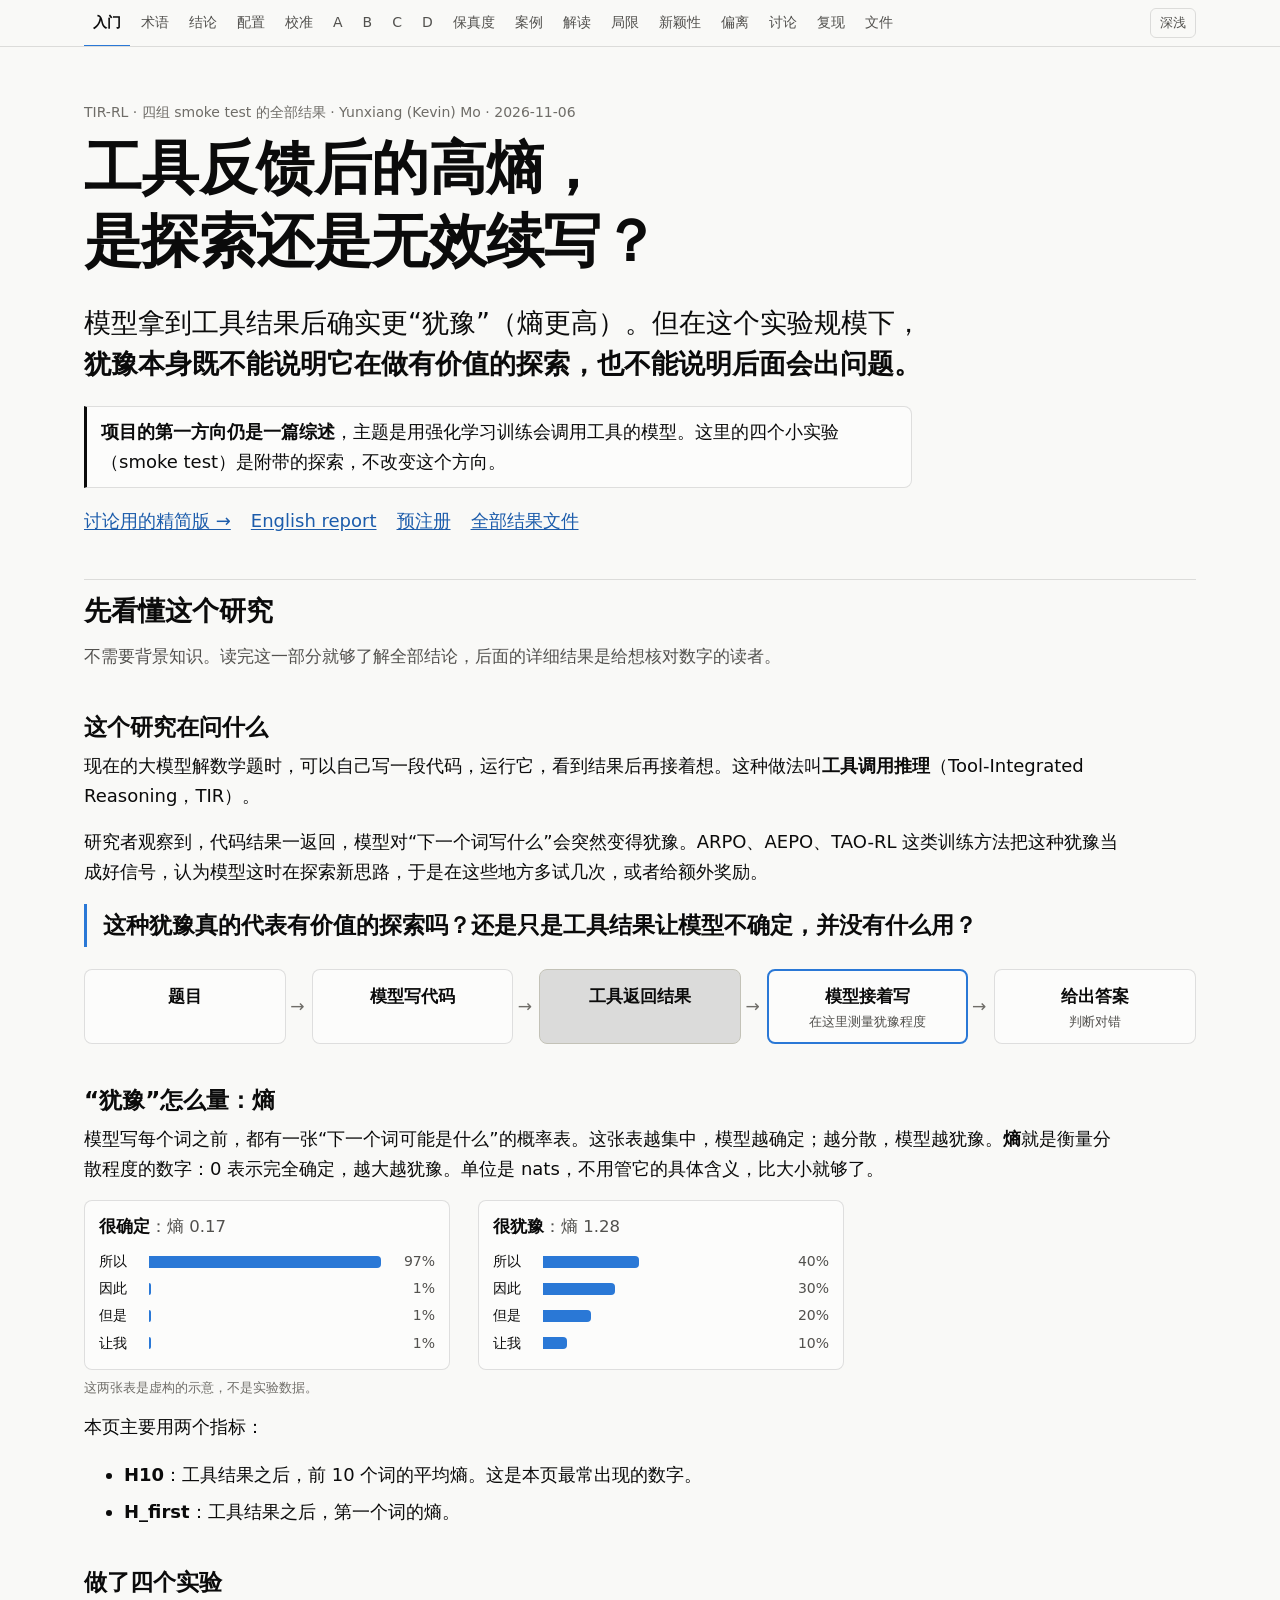
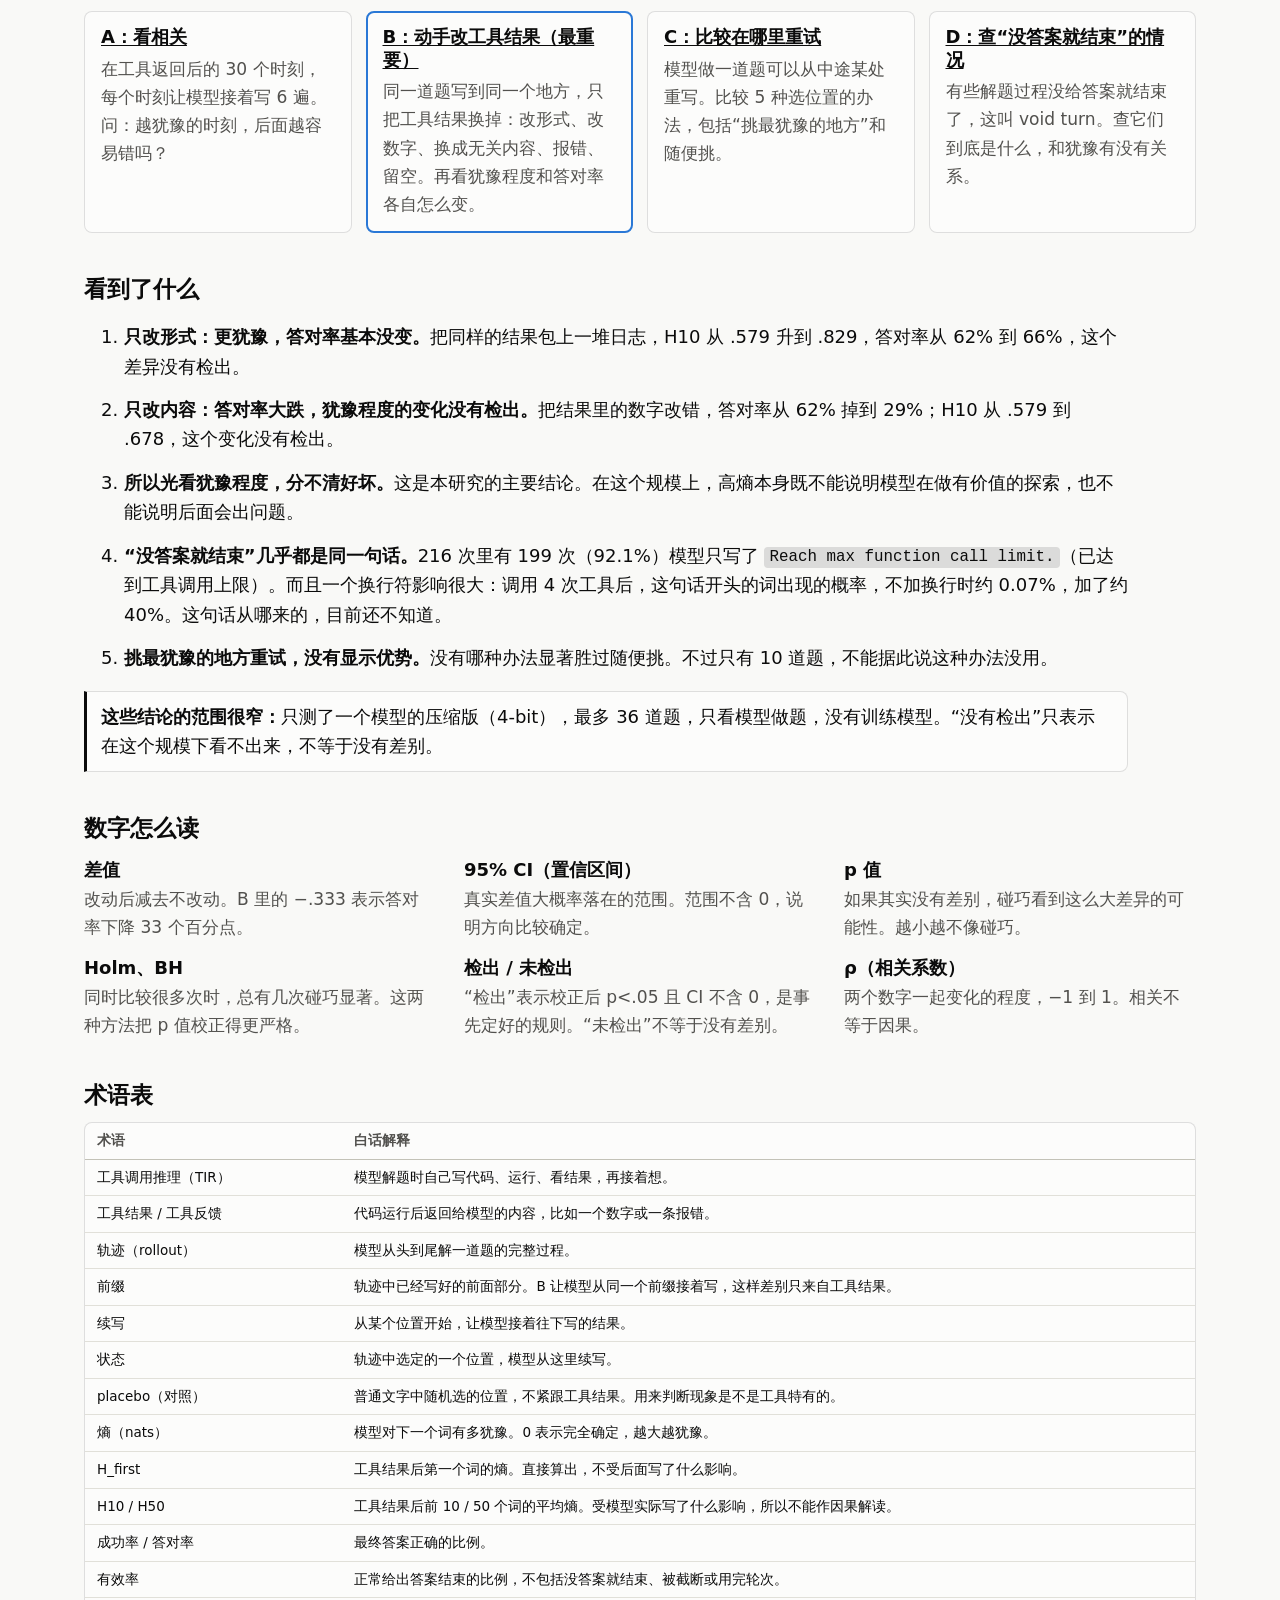
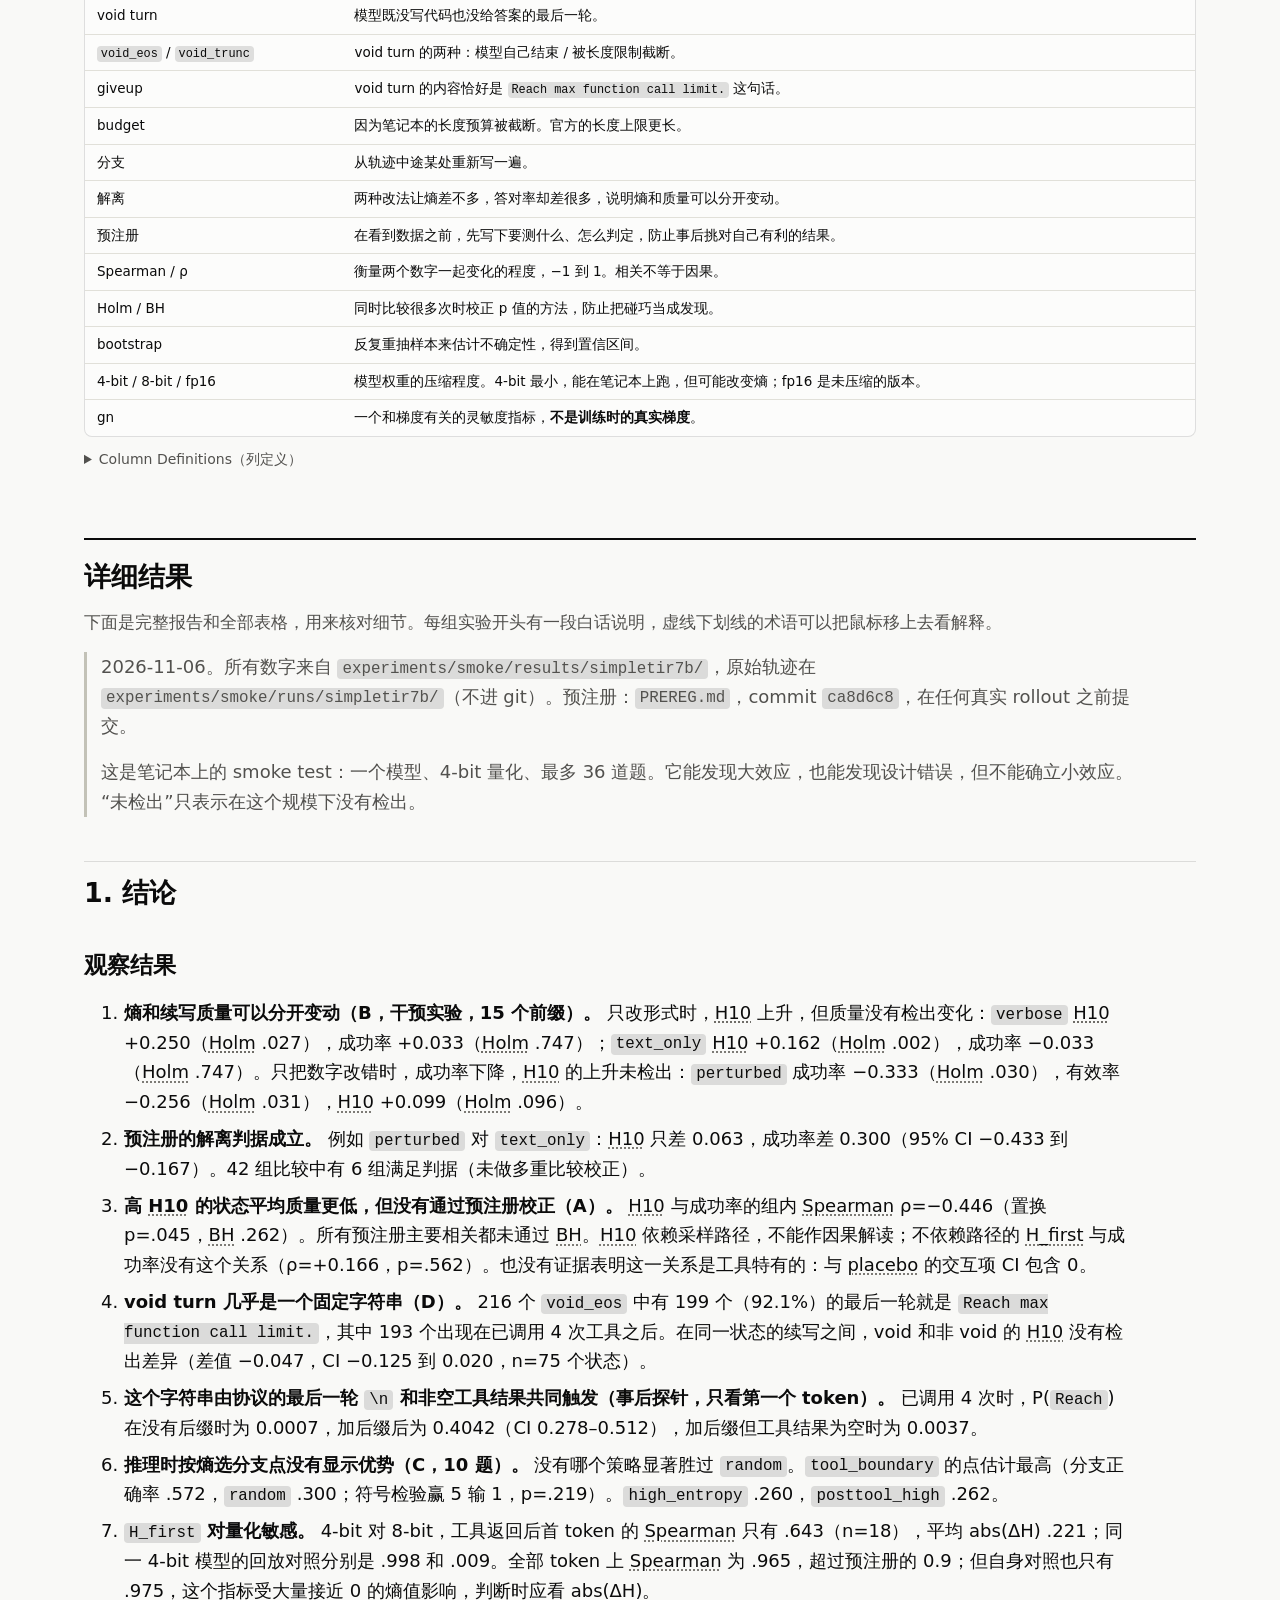
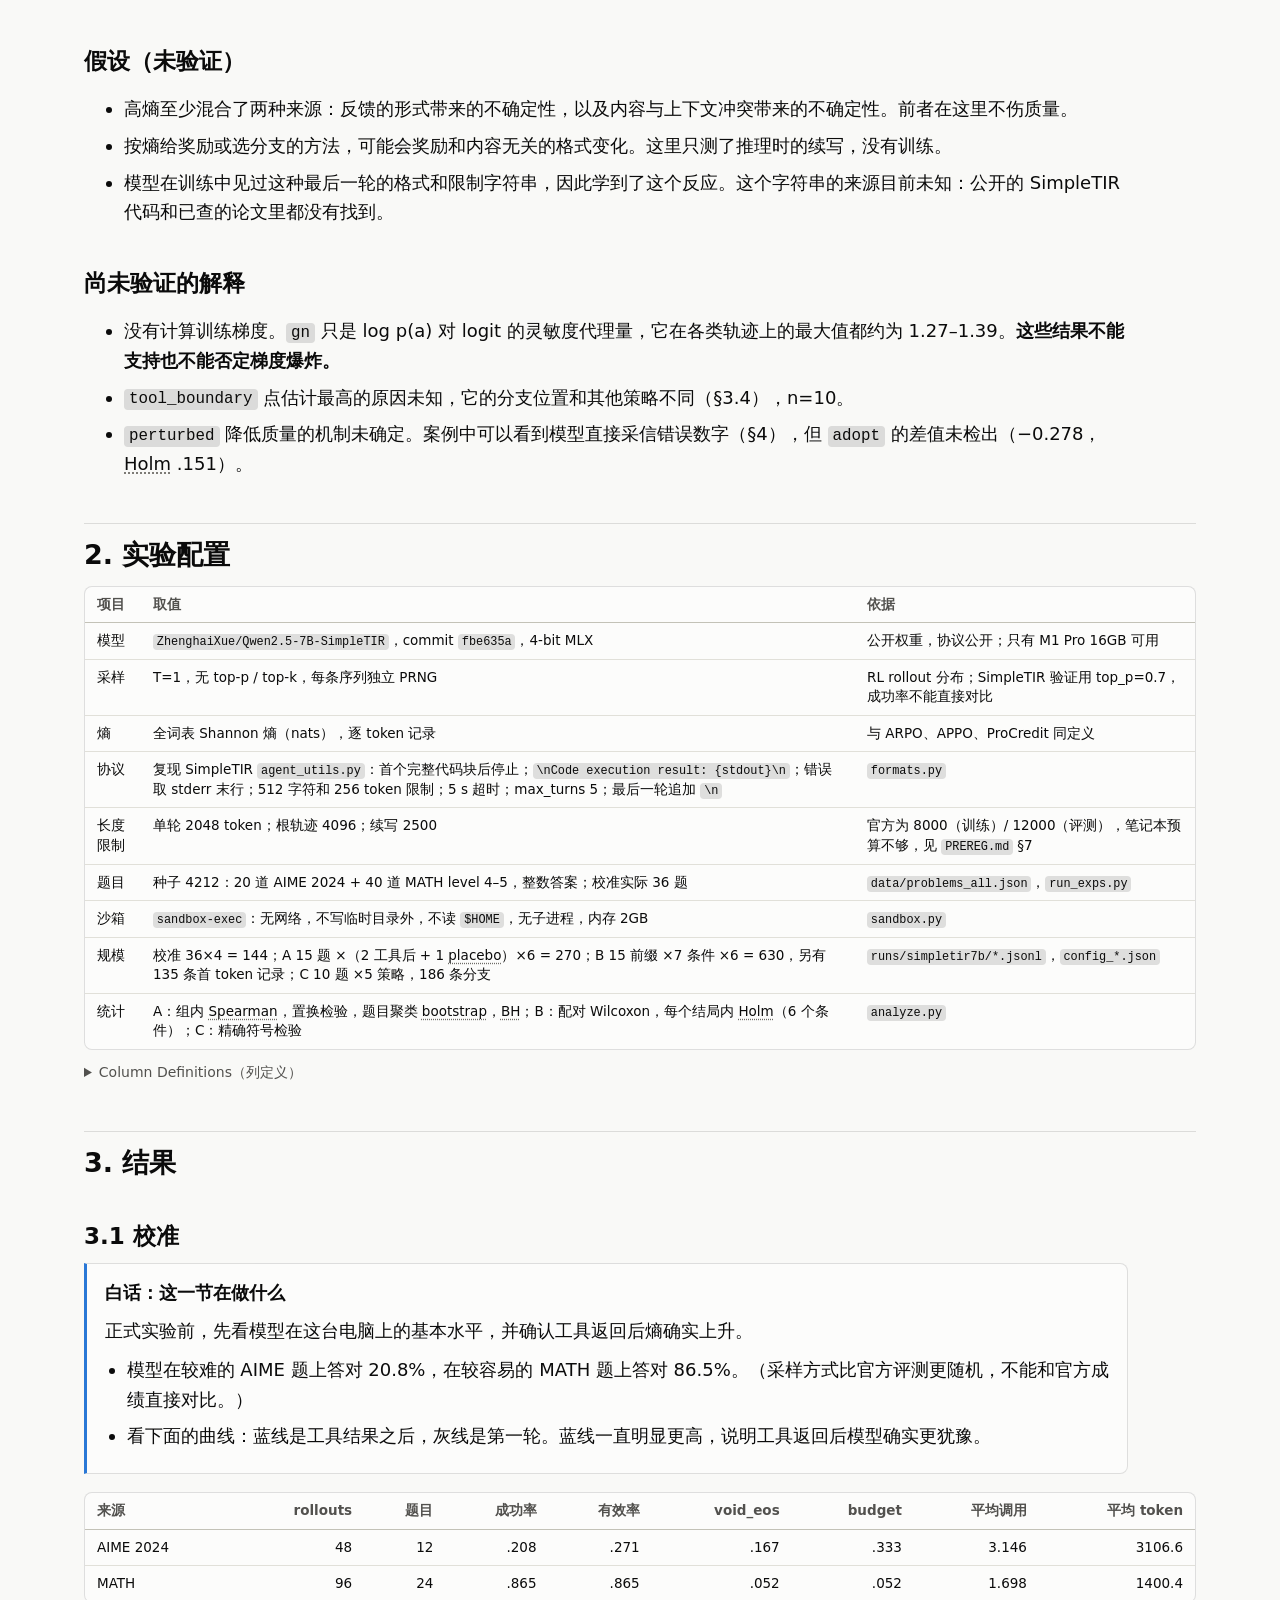
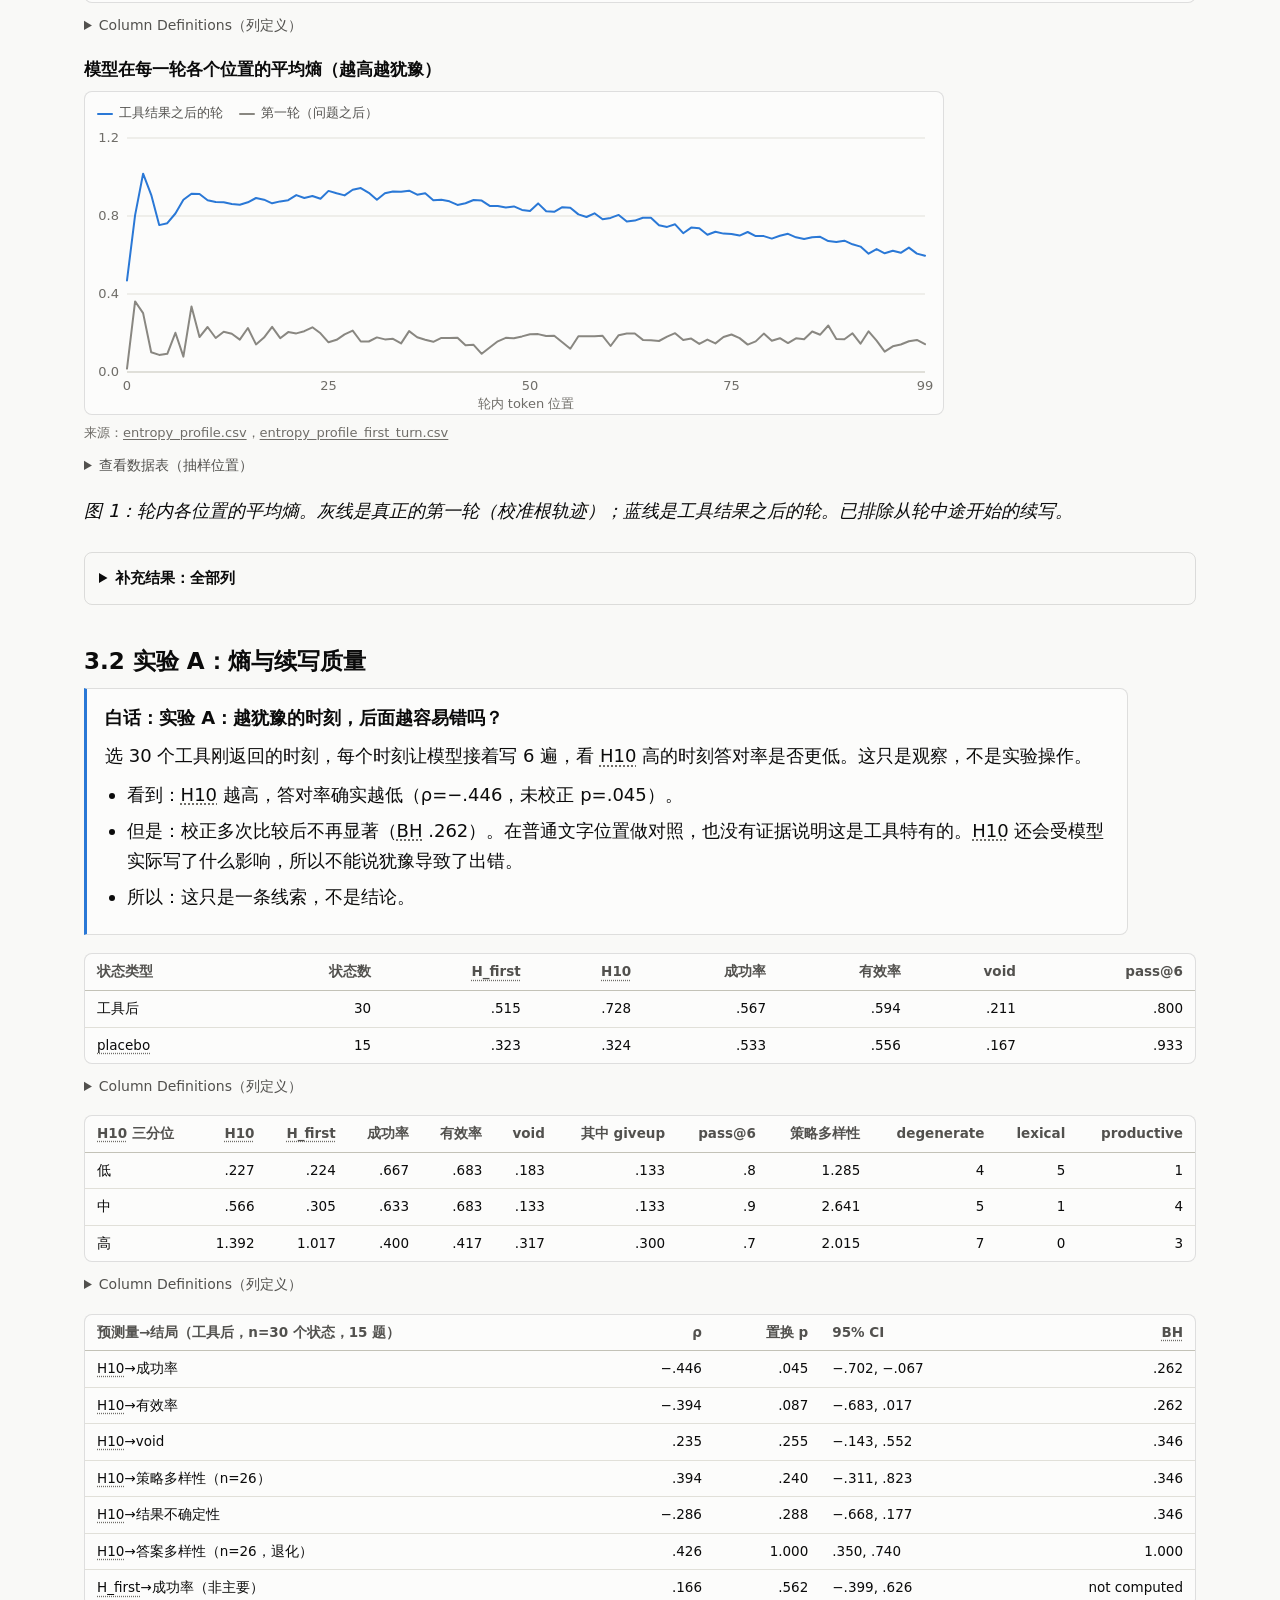
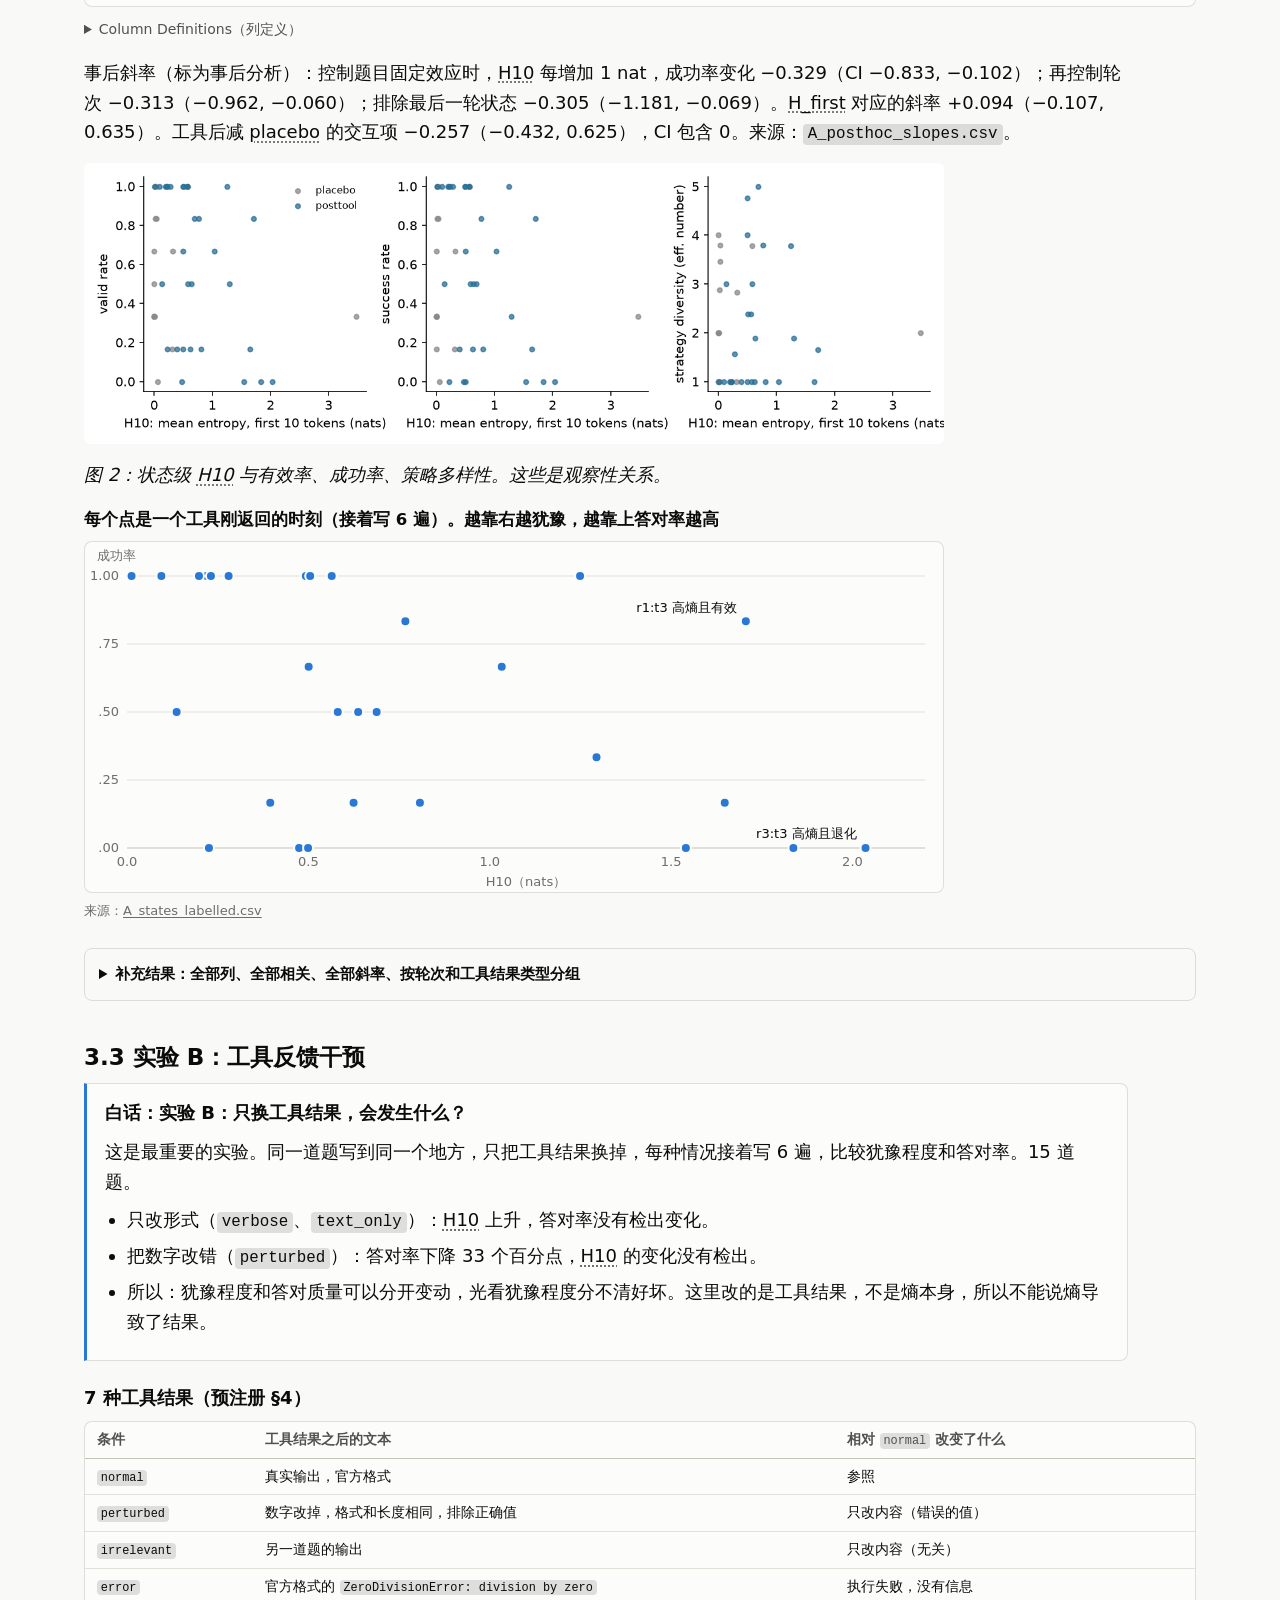
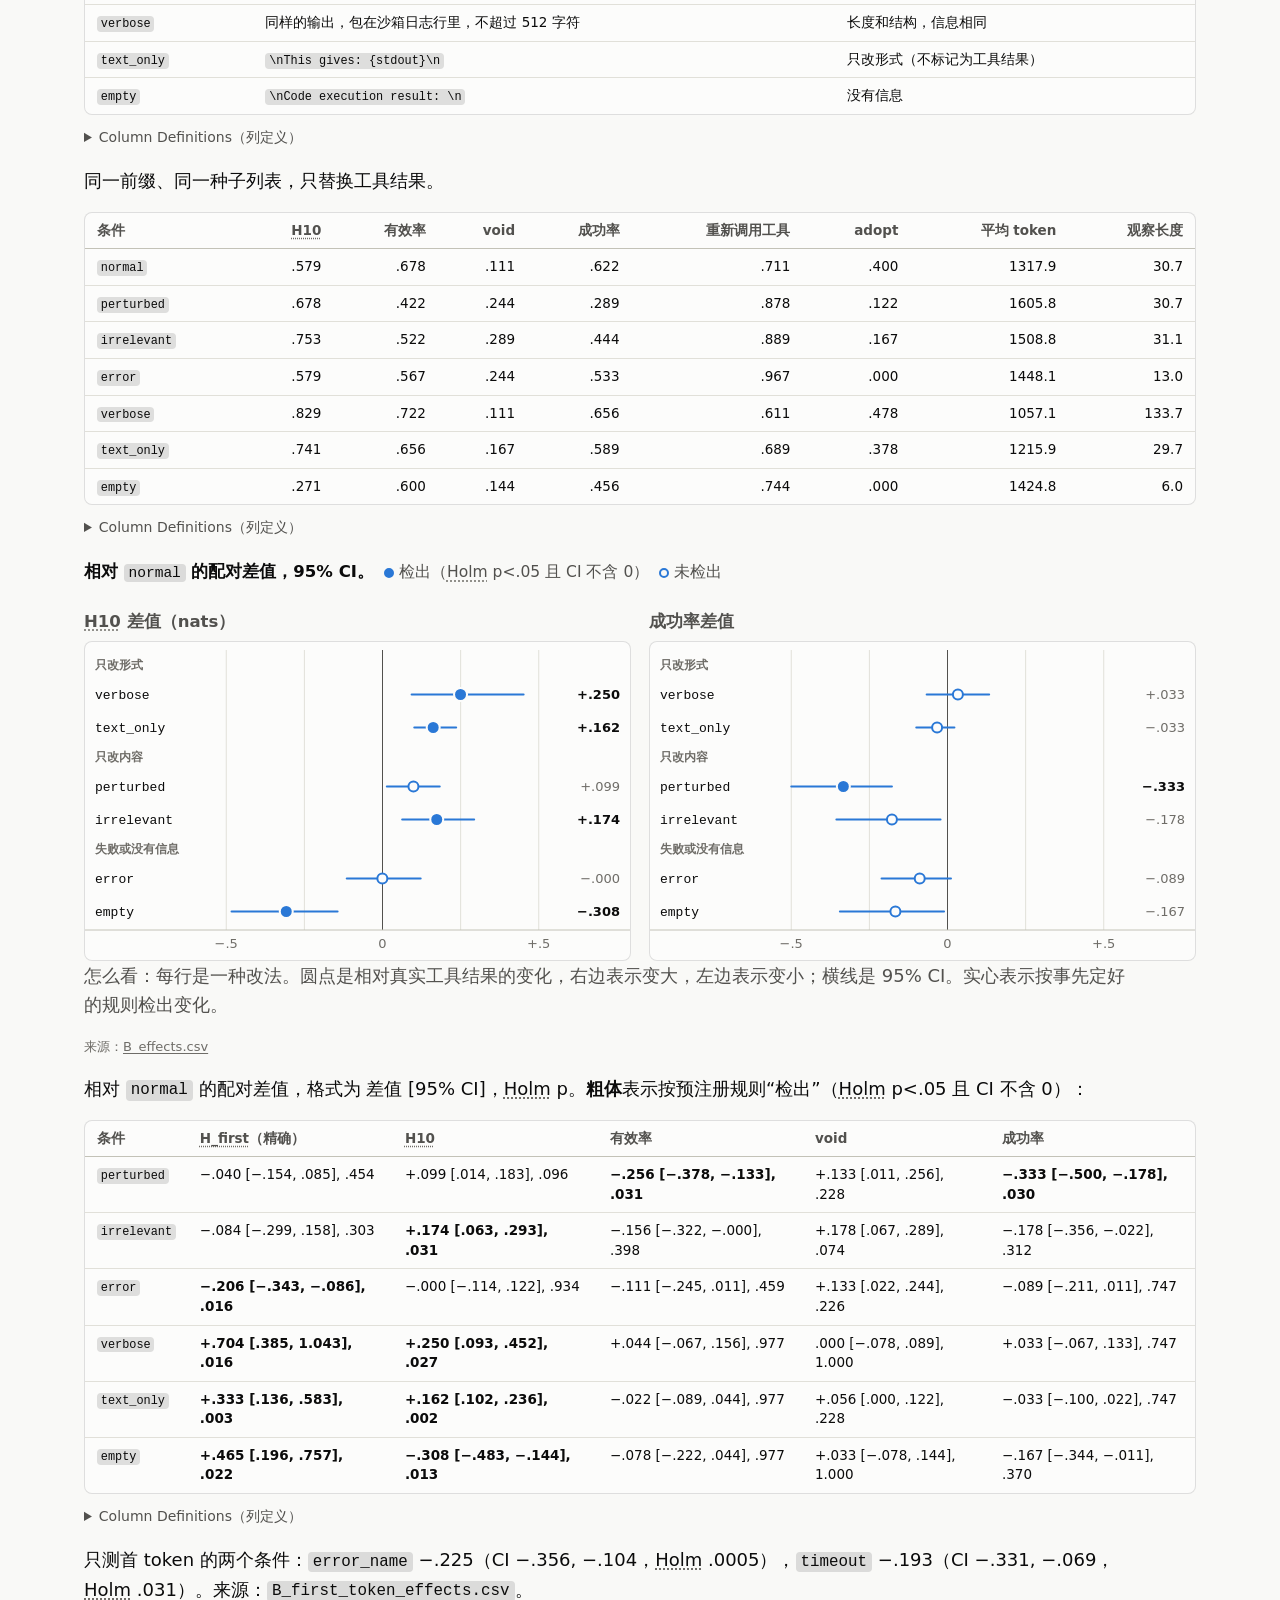
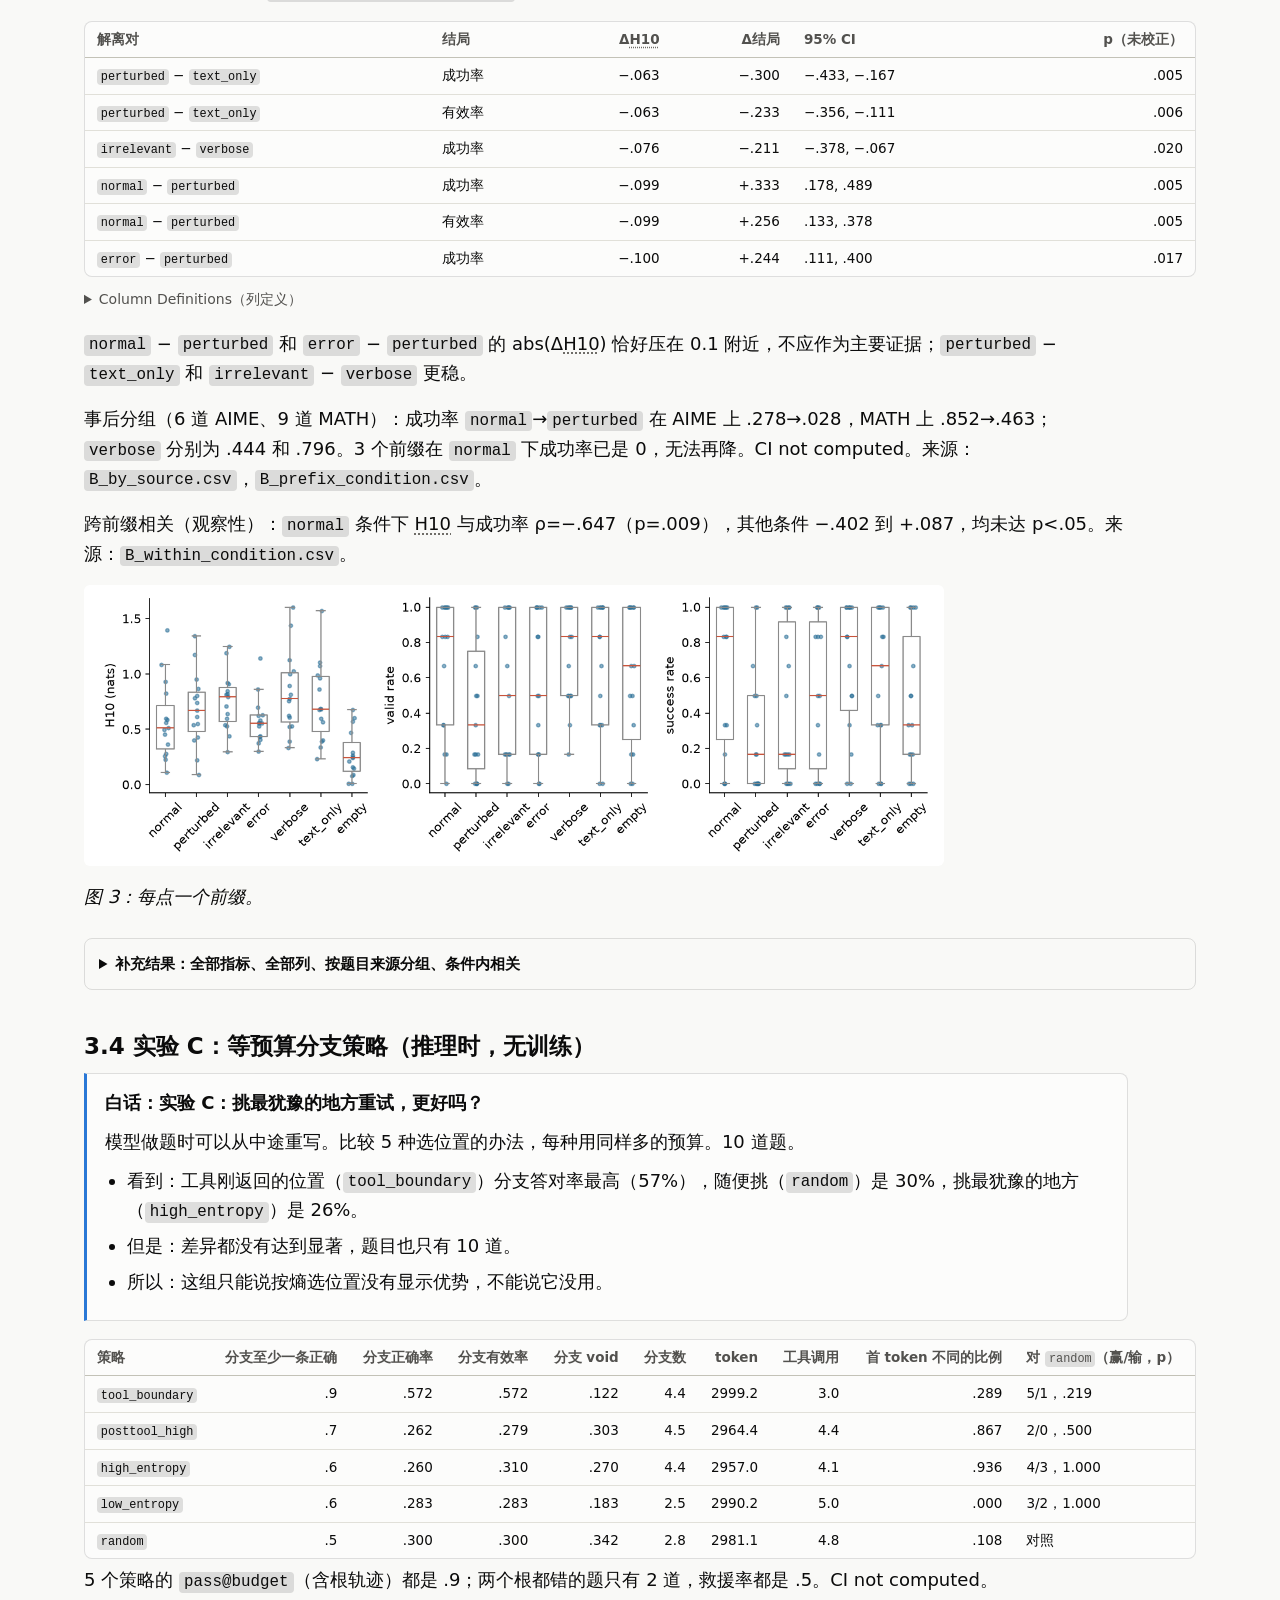
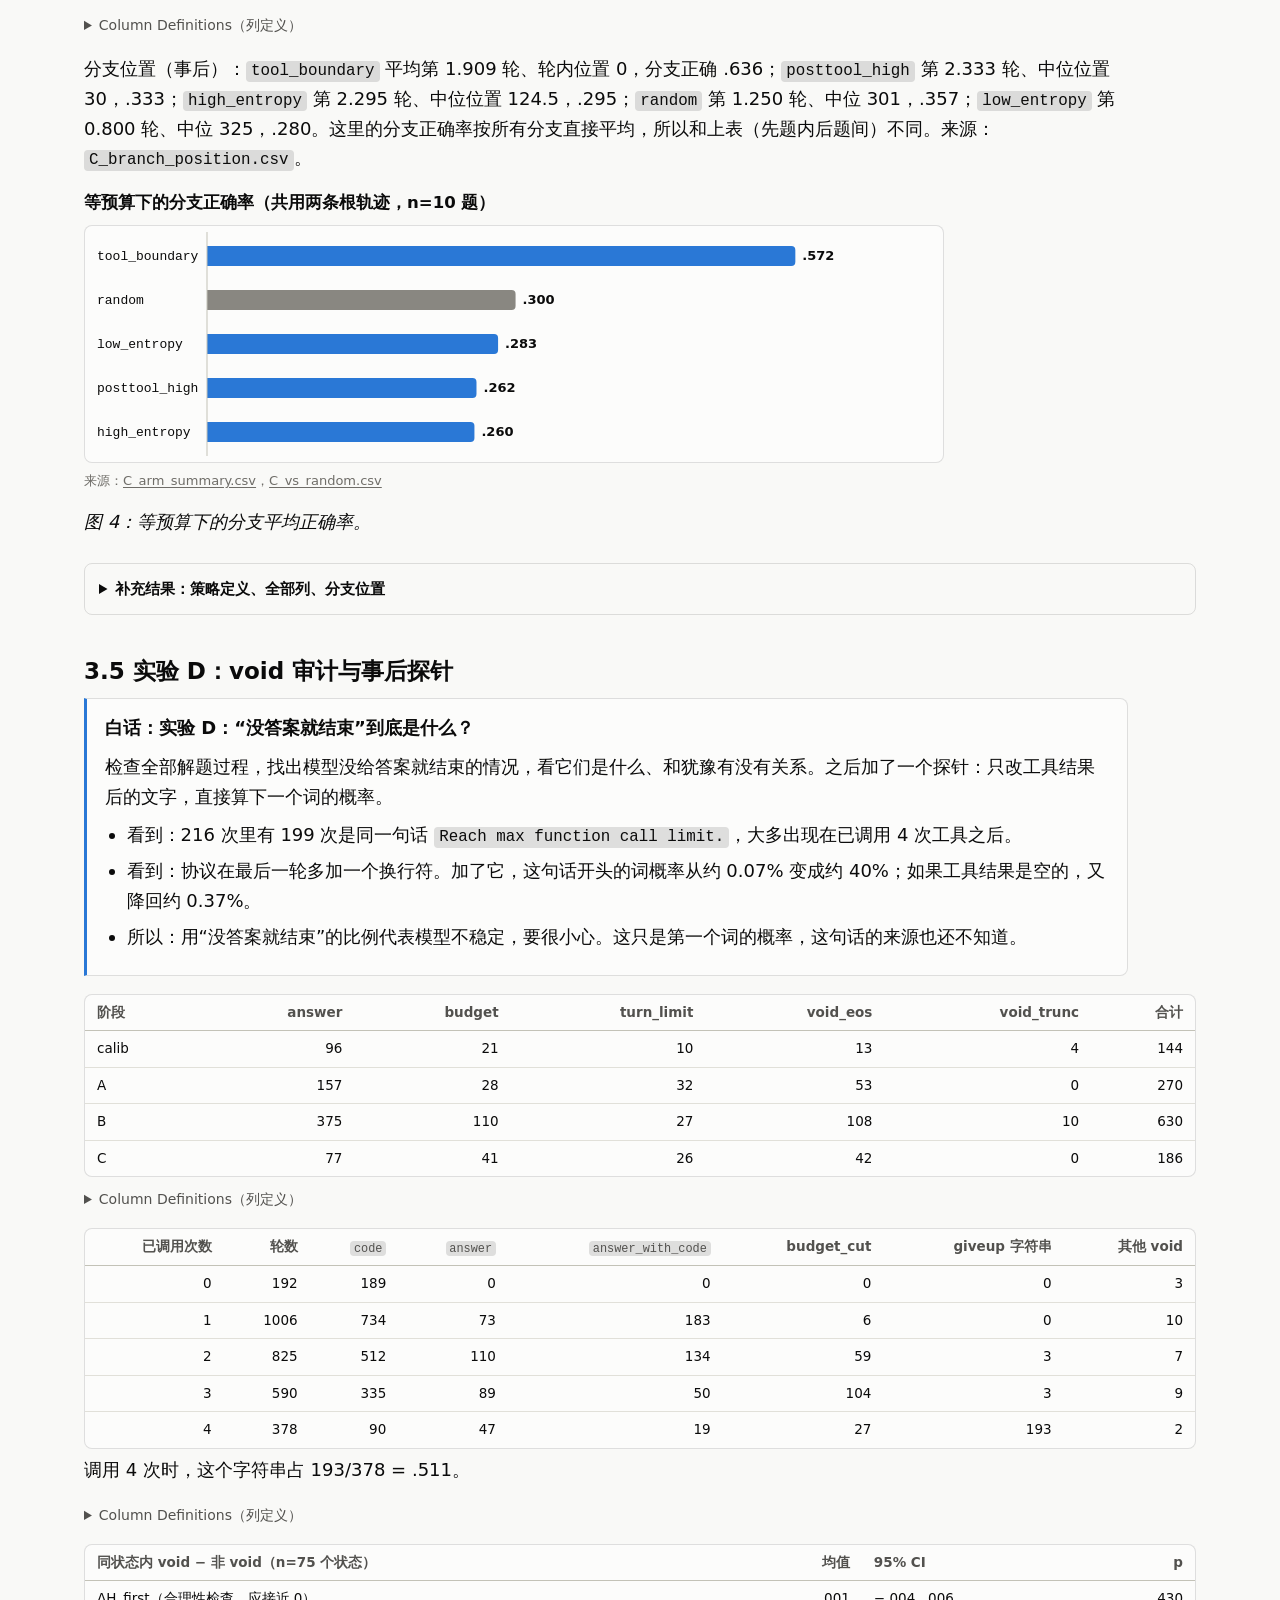
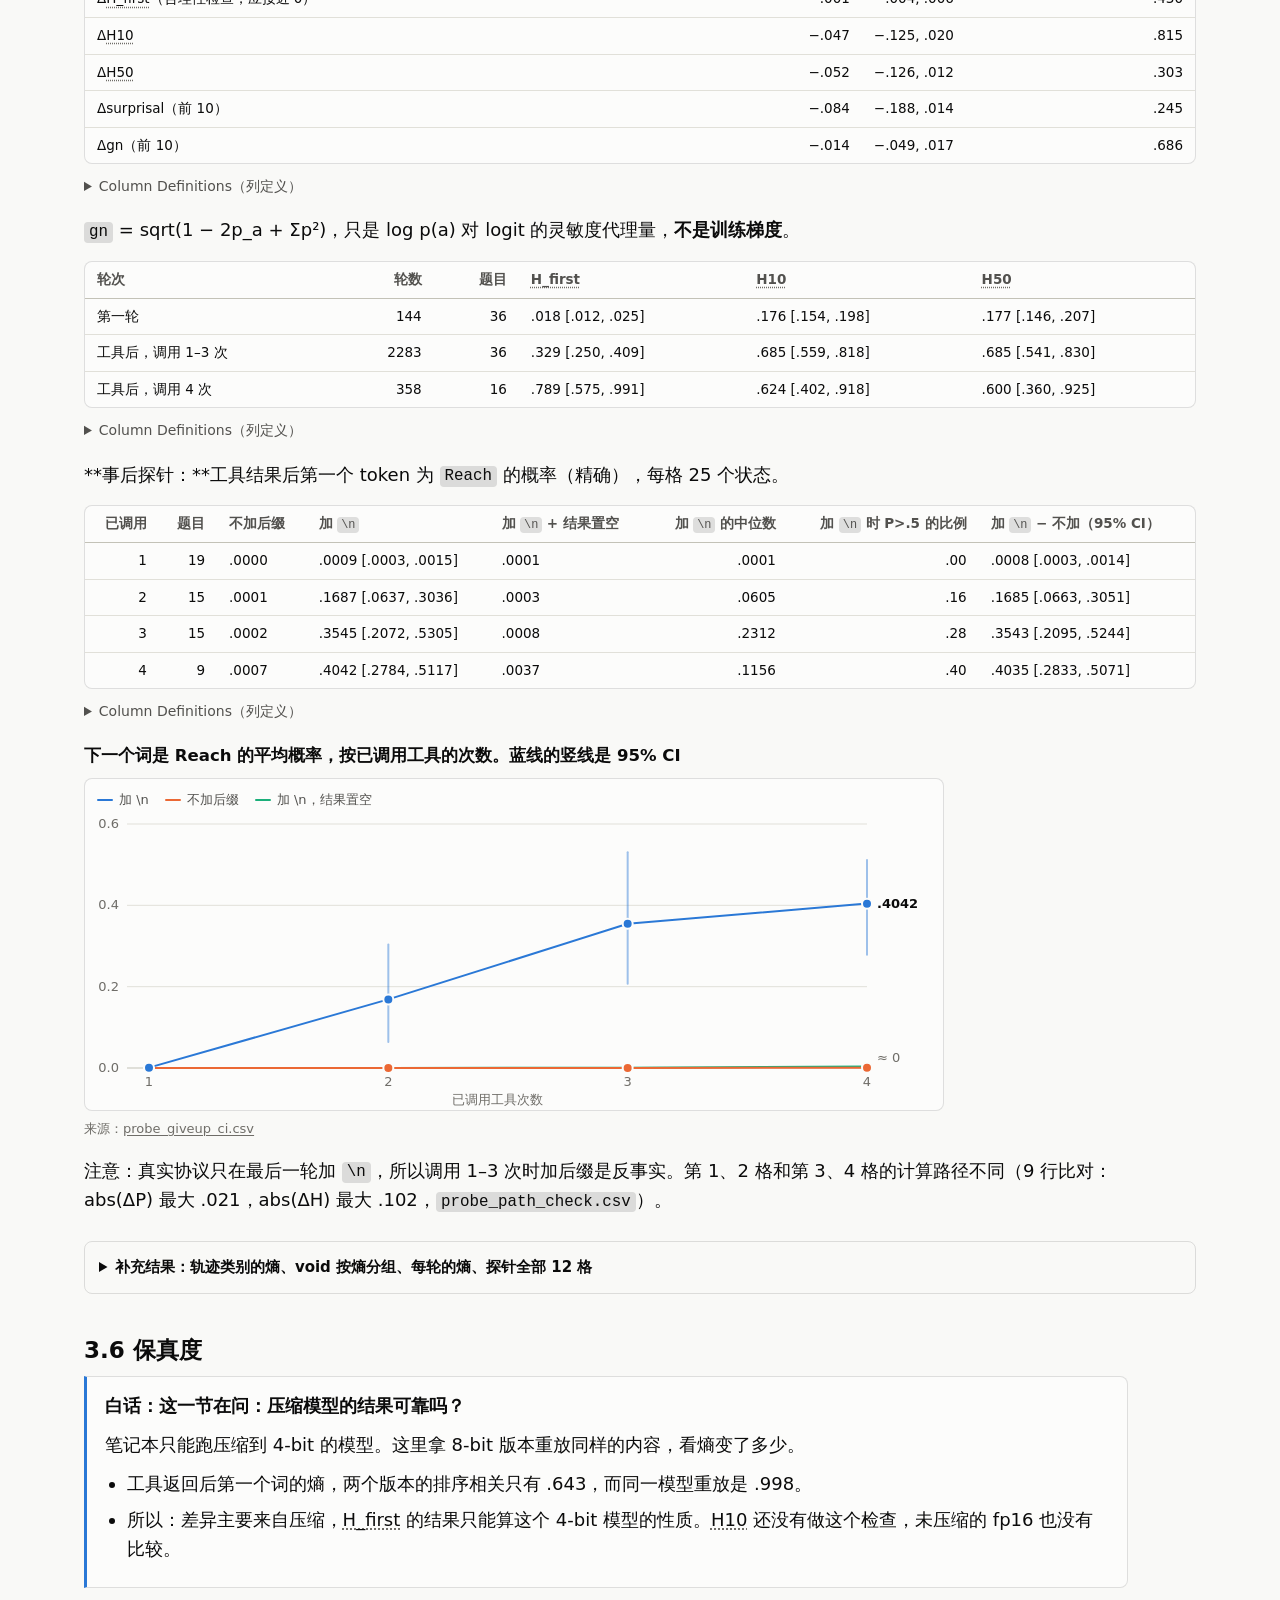
<file: index.html>
<!doctype html>
<html lang="zh-CN">
<head>
<meta charset="utf-8">
<meta name="viewport" content="width=device-width, initial-scale=1">
<meta name="robots" content="noindex">
<title>工具反馈后的高熵</title>
<meta name="description" content="四组 smoke test 的全部直接结果和结论：工具反馈后的高熵，是有价值的探索，还是无效的续写。">
<link rel="stylesheet" href="site.css">
</head>
<body>
<nav class="top" aria-label="章节">
  <div class="top-in">
    <a href="#intro">入门</a>
    <a href="#glossary">术语</a>
    <a href="#conclusion">结论</a>
    <a href="#config">配置</a>
    <a href="#calib">校准</a>
    <a href="#a">A</a>
    <a href="#b">B</a>
    <a href="#c">C</a>
    <a href="#d">D</a>
    <a href="#fidelity">保真度</a>
    <a href="#cases">案例</a>
    <a href="#findings">解读</a>
    <a href="#limits">局限</a>
    <a href="#novelty">新颖性</a>
    <a href="#deviations">偏离</a>
    <a href="#discuss">讨论</a>
    <a href="#repro">复现</a>
    <a href="#files">文件</a>
    <span class="spacer"></span>
    <button id="theme" type="button" aria-label="切换深色或浅色">深浅</button>
  </div>
</nav>

<main>
<header class="hero">
  <p class="eyebrow">TIR-RL · 四组 smoke test 的全部结果 · Yunxiang (Kevin) Mo · 2026-11-06</p>
  <h1>工具反馈后的高熵，<br>是探索还是无效续写？</h1>
  <p class="answer">模型拿到工具结果后确实更“犹豫”（熵更高）。但在这个实验规模下，<strong>犹豫本身既不能说明它在做有价值的探索，也不能说明后面会出问题。</strong></p>
  <p class="survey-note"><strong>项目的第一方向仍是一篇综述</strong>，主题是用强化学习训练会调用工具的模型。这里的四个小实验（smoke test）是附带的探索，不改变这个方向。</p>
  <p class="hero-links"><a href="report/">讨论用的精简版 →</a><a href="report_en.html">English report</a><a href="prereg.html">预注册</a><a href="#files">全部结果文件</a></p>
</header>

<div class="doc full">
<h2 id="intro">先看懂这个研究</h2>
<p class="reading-note">不需要背景知识。读完这一部分就够了解全部结论，后面的详细结果是给想核对数字的读者。</p>

<h3>这个研究在问什么</h3>
<p>现在的大模型解数学题时，可以自己写一段代码，运行它，看到结果后再接着想。这种做法叫<strong>工具调用推理</strong>（Tool-Integrated Reasoning，TIR）。</p>
<p>研究者观察到，代码结果一返回，模型对“下一个词写什么”会突然变得犹豫。ARPO、AEPO、TAO-RL 这类训练方法把这种犹豫当成好信号，认为模型这时在探索新思路，于是在这些地方多试几次，或者给额外奖励。</p>
<p class="big-question">这种犹豫真的代表有价值的探索吗？还是只是工具结果让模型不确定，并没有什么用？</p>

<div class="flow" role="img" aria-label="一条解题过程：题目，模型写代码，工具返回结果，模型接着写，这里测量犹豫程度，最后给出答案并判断对错">
  <div class="flow-step">题目</div>
  <div class="flow-step">模型写代码</div>
  <div class="flow-step tool">工具返回结果</div>
  <div class="flow-step measure">模型接着写<small>在这里测量犹豫程度</small></div>
  <div class="flow-step">给出答案<small>判断对错</small></div>
</div>

<h3>“犹豫”怎么量：熵</h3>
<p>模型写每个词之前，都有一张“下一个词可能是什么”的概率表。这张表越集中，模型越确定；越分散，模型越犹豫。<strong>熵</strong>就是衡量分散程度的数字：0 表示完全确定，越大越犹豫。单位是 nats，不用管它的具体含义，比大小就够了。</p>
<div class="entropy-demo">
  <figure>
    <figcaption><strong>很确定</strong>：熵 0.17</figcaption>
    <div class="bar-row"><span>所以</span><i style="width:97%"></i><b>97%</b></div>
    <div class="bar-row"><span>因此</span><i style="width:1%"></i><b>1%</b></div>
    <div class="bar-row"><span>但是</span><i style="width:1%"></i><b>1%</b></div>
    <div class="bar-row"><span>让我</span><i style="width:1%"></i><b>1%</b></div>
  </figure>
  <figure>
    <figcaption><strong>很犹豫</strong>：熵 1.28</figcaption>
    <div class="bar-row"><span>所以</span><i style="width:40%"></i><b>40%</b></div>
    <div class="bar-row"><span>因此</span><i style="width:30%"></i><b>30%</b></div>
    <div class="bar-row"><span>但是</span><i style="width:20%"></i><b>20%</b></div>
    <div class="bar-row"><span>让我</span><i style="width:10%"></i><b>10%</b></div>
  </figure>
</div>
<p class="src">这两张表是虚构的示意，不是实验数据。</p>
<p>本页主要用两个指标：</p>
<ul>
  <li><strong>H10</strong>：工具结果之后，前 10 个词的平均熵。这是本页最常出现的数字。</li>
  <li><strong>H_first</strong>：工具结果之后，第一个词的熵。</li>
</ul>

<h3>做了四个实验</h3>
<div class="exp-cards">
  <div><h4><a href="#a">A：看相关</a></h4><p>在工具返回后的 30 个时刻，每个时刻让模型接着写 6 遍。问：越犹豫的时刻，后面越容易错吗？</p></div>
  <div class="key-exp"><h4><a href="#b">B：动手改工具结果（最重要）</a></h4><p>同一道题写到同一个地方，只把工具结果换掉：改形式、改数字、换成无关内容、报错、留空。再看犹豫程度和答对率各自怎么变。</p></div>
  <div><h4><a href="#c">C：比较在哪里重试</a></h4><p>模型做一道题可以从中途某处重写。比较 5 种选位置的办法，包括“挑最犹豫的地方”和随便挑。</p></div>
  <div><h4><a href="#d">D：查“没答案就结束”的情况</a></h4><p>有些解题过程没给答案就结束了，这叫 void turn。查它们到底是什么，和犹豫有没有关系。</p></div>
</div>

<h3>看到了什么</h3>
<ol class="plain-findings">
  <li><strong>只改形式：更犹豫，答对率基本没变。</strong>把同样的结果包上一堆日志，H10 从 .579 升到 .829，答对率从 62% 到 66%，这个差异没有检出。</li>
  <li><strong>只改内容：答对率大跌，犹豫程度的变化没有检出。</strong>把结果里的数字改错，答对率从 62% 掉到 29%；H10 从 .579 到 .678，这个变化没有检出。</li>
  <li><strong>所以光看犹豫程度，分不清好坏。</strong>这是本研究的主要结论。在这个规模上，高熵本身既不能说明模型在做有价值的探索，也不能说明后面会出问题。</li>
  <li><strong>“没答案就结束”几乎都是同一句话。</strong>216 次里有 199 次（92.1%）模型只写了 <code>Reach max function call limit.</code>（已达到工具调用上限）。而且一个换行符影响很大：调用 4 次工具后，这句话开头的词出现的概率，不加换行时约 0.07%，加了约 40%。这句话从哪来的，目前还不知道。</li>
  <li><strong>挑最犹豫的地方重试，没有显示优势。</strong>没有哪种办法显著胜过随便挑。不过只有 10 道题，不能据此说这种办法没用。</li>
</ol>
<p class="survey-note"><strong>这些结论的范围很窄：</strong>只测了一个模型的压缩版（4-bit），最多 36 道题，只看模型做题，没有训练模型。“没有检出”只表示在这个规模下看不出来，不等于没有差别。</p>

<h3>数字怎么读</h3>
<dl class="how-to-read">
  <div><dt>差值</dt><dd>改动后减去不改动。B 里的 −.333 表示答对率下降 33 个百分点。</dd></div>
  <div><dt>95% CI（置信区间）</dt><dd>真实差值大概率落在的范围。范围不含 0，说明方向比较确定。</dd></div>
  <div><dt>p 值</dt><dd>如果其实没有差别，碰巧看到这么大差异的可能性。越小越不像碰巧。</dd></div>
  <div><dt>Holm、BH</dt><dd>同时比较很多次时，总有几次碰巧显著。这两种方法把 p 值校正得更严格。</dd></div>
  <div><dt>检出 / 未检出</dt><dd>“检出”表示校正后 p&lt;.05 且 CI 不含 0，是事先定好的规则。“未检出”不等于没有差别。</dd></div>
  <div><dt>ρ（相关系数）</dt><dd>两个数字一起变化的程度，−1 到 1。相关不等于因果。</dd></div>
</dl>

<h3 id="glossary">术语表</h3>
<div class="tw"><table><thead><tr><th>术语</th><th>白话解释</th></tr></thead><tbody><tr><td>工具调用推理（TIR）</td><td>模型解题时自己写代码、运行、看结果，再接着想。</td></tr><tr><td>工具结果 / 工具反馈</td><td>代码运行后返回给模型的内容，比如一个数字或一条报错。</td></tr><tr><td>轨迹（rollout）</td><td>模型从头到尾解一道题的完整过程。</td></tr><tr><td>前缀</td><td>轨迹中已经写好的前面部分。B 让模型从同一个前缀接着写，这样差别只来自工具结果。</td></tr><tr><td>续写</td><td>从某个位置开始，让模型接着往下写的结果。</td></tr><tr><td>状态</td><td>轨迹中选定的一个位置，模型从这里续写。</td></tr><tr><td>placebo（对照）</td><td>普通文字中随机选的位置，不紧跟工具结果。用来判断现象是不是工具特有的。</td></tr><tr><td>熵（nats）</td><td>模型对下一个词有多犹豫。0 表示完全确定，越大越犹豫。</td></tr><tr><td>H_first</td><td>工具结果后第一个词的熵。直接算出，不受后面写了什么影响。</td></tr><tr><td>H10 / H50</td><td>工具结果后前 10 / 50 个词的平均熵。受模型实际写了什么影响，所以不能作因果解读。</td></tr><tr><td>成功率 / 答对率</td><td>最终答案正确的比例。</td></tr><tr><td>有效率</td><td>正常给出答案结束的比例，不包括没答案就结束、被截断或用完轮次。</td></tr><tr><td>void turn</td><td>模型既没写代码也没给答案的最后一轮。</td></tr><tr><td><code>void_eos</code> / <code>void_trunc</code></td><td>void turn 的两种：模型自己结束 / 被长度限制截断。</td></tr><tr><td>giveup</td><td>void turn 的内容恰好是 <code>Reach max function call limit.</code> 这句话。</td></tr><tr><td>budget</td><td>因为笔记本的长度预算被截断。官方的长度上限更长。</td></tr><tr><td>分支</td><td>从轨迹中途某处重新写一遍。</td></tr><tr><td>解离</td><td>两种改法让熵差不多，答对率却差很多，说明熵和质量可以分开变动。</td></tr><tr><td>预注册</td><td>在看到数据之前，先写下要测什么、怎么判定，防止事后挑对自己有利的结果。</td></tr><tr><td>Spearman / ρ</td><td>衡量两个数字一起变化的程度，−1 到 1。相关不等于因果。</td></tr><tr><td>Holm / BH</td><td>同时比较很多次时校正 p 值的方法，防止把碰巧当成发现。</td></tr><tr><td>bootstrap</td><td>反复重抽样本来估计不确定性，得到置信区间。</td></tr><tr><td>4-bit / 8-bit / fp16</td><td>模型权重的压缩程度。4-bit 最小，能在笔记本上跑，但可能改变熵；fp16 是未压缩的版本。</td></tr><tr><td>gn</td><td>一个和梯度有关的灵敏度指标，<b>不是训练时的真实梯度</b>。</td></tr></tbody></table></div><details class="defs"><summary>Column Definitions（列定义）</summary><div class="tw"><table><thead><tr><th>Column</th><th>Definition</th><th>Computation</th><th>Unit / Range</th><th>Meaning</th><th>Source</th></tr></thead><tbody><tr><td>术语</td><td>本页出现的专业词</td><td>人工整理</td><td>文本</td><td>查询</td><td><code>build_site.py</code></td></tr><tr><td>白话解释</td><td>给没有背景的读者的说明</td><td>人工撰写，严格定义见各表的 Column Definitions</td><td>文本</td><td>帮助理解</td><td>同上</td></tr></tbody></table></div></details>

<h2 class="detail-divider">详细结果</h2>
<p class="reading-note">下面是完整报告和全部表格，用来核对细节。每组实验开头有一段白话说明，虚线下划线的术语可以把鼠标移上去看解释。</p>
<blockquote>
<p>2026-11-06。所有数字来自 <code>experiments/smoke/results/simpletir7b/</code>，原始轨迹在 <code>experiments/smoke/runs/simpletir7b/</code>（不进 git）。预注册：<code>PREREG.md</code>，commit <code>ca8d6c8</code>，在任何真实 rollout 之前提交。</p>
<p>这是笔记本上的 smoke test：一个模型、4-bit 量化、最多 36 道题。它能发现大效应，也能发现设计错误，但不能确立小效应。“未检出”只表示在这个规模下没有检出。</p>
</blockquote>
<h2 id="conclusion">1. 结论</h2>
<h3>观察结果</h3>
<ol>
<li><strong>熵和续写质量可以分开变动（B，干预实验，15 个前缀）。</strong> 只改形式时，<abbr title="工具结果后前 10 个词的平均熵，越大越犹豫">H10</abbr> 上升，但质量没有检出变化：<code>verbose</code> <abbr title="工具结果后前 10 个词的平均熵，越大越犹豫">H10</abbr> +0.250（<abbr title="同时比较很多次时校正 p 值的方法">Holm</abbr> .027），成功率 +0.033（<abbr title="同时比较很多次时校正 p 值的方法">Holm</abbr> .747）；<code>text_only</code> <abbr title="工具结果后前 10 个词的平均熵，越大越犹豫">H10</abbr> +0.162（<abbr title="同时比较很多次时校正 p 值的方法">Holm</abbr> .002），成功率 −0.033（<abbr title="同时比较很多次时校正 p 值的方法">Holm</abbr> .747）。只把数字改错时，成功率下降，<abbr title="工具结果后前 10 个词的平均熵，越大越犹豫">H10</abbr> 的上升未检出：<code>perturbed</code> 成功率 −0.333（<abbr title="同时比较很多次时校正 p 值的方法">Holm</abbr> .030），有效率 −0.256（<abbr title="同时比较很多次时校正 p 值的方法">Holm</abbr> .031），<abbr title="工具结果后前 10 个词的平均熵，越大越犹豫">H10</abbr> +0.099（<abbr title="同时比较很多次时校正 p 值的方法">Holm</abbr> .096）。</li>
<li><strong>预注册的解离判据成立。</strong> 例如 <code>perturbed</code> 对 <code>text_only</code>：<abbr title="工具结果后前 10 个词的平均熵，越大越犹豫">H10</abbr> 只差 0.063，成功率差 0.300（95% CI −0.433 到 −0.167）。42 组比较中有 6 组满足判据（未做多重比较校正）。</li>
<li><strong>高 <abbr title="工具结果后前 10 个词的平均熵，越大越犹豫">H10</abbr> 的状态平均质量更低，但没有通过预注册校正（A）。</strong> <abbr title="工具结果后前 10 个词的平均熵，越大越犹豫">H10</abbr> 与成功率的组内 <abbr title="衡量两个数字一起变化程度的相关系数，−1 到 1">Spearman</abbr> ρ=−0.446（置换 p=.045，<abbr title="Benjamini–Hochberg，同时比较很多次时校正 p 值的方法">BH</abbr> .262）。所有预注册主要相关都未通过 <abbr title="Benjamini–Hochberg，同时比较很多次时校正 p 值的方法">BH</abbr>。<abbr title="工具结果后前 10 个词的平均熵，越大越犹豫">H10</abbr> 依赖采样路径，不能作因果解读；不依赖路径的 <abbr title="工具结果后第一个词的熵">H_first</abbr> 与成功率没有这个关系（ρ=+0.166，p=.562）。也没有证据表明这一关系是工具特有的：与 <abbr title="对照：普通文字中随机选的位置，不紧跟工具结果">placebo</abbr> 的交互项 CI 包含 0。</li>
<li><strong>void turn 几乎是一个固定字符串（D）。</strong> 216 个 <code>void_eos</code> 中有 199 个（92.1%）的最后一轮就是 <code>Reach max function call limit.</code>，其中 193 个出现在已调用 4 次工具之后。在同一状态的续写之间，void 和非 void 的 <abbr title="工具结果后前 10 个词的平均熵，越大越犹豫">H10</abbr> 没有检出差异（差值 −0.047，CI −0.125 到 0.020，n=75 个状态）。</li>
<li><strong>这个字符串由协议的最后一轮 <code>\n</code> 和非空工具结果共同触发（事后探针，只看第一个 token）。</strong> 已调用 4 次时，P(<code>Reach</code>) 在没有后缀时为 0.0007，加后缀后为 0.4042（CI 0.278–0.512），加后缀但工具结果为空时为 0.0037。</li>
<li><strong>推理时按熵选分支点没有显示优势（C，10 题）。</strong> 没有哪个策略显著胜过 <code>random</code>。<code>tool_boundary</code> 的点估计最高（分支正确率 .572，<code>random</code> .300；符号检验赢 5 输 1，p=.219）。<code>high_entropy</code> .260，<code>posttool_high</code> .262。</li>
<li><strong><code>H_first</code> 对量化敏感。</strong> 4-bit 对 8-bit，工具返回后首 token 的 <abbr title="衡量两个数字一起变化程度的相关系数，−1 到 1">Spearman</abbr> 只有 .643（n=18），平均 abs(ΔH) .221；同一 4-bit 模型的回放对照分别是 .998 和 .009。全部 token 上 <abbr title="衡量两个数字一起变化程度的相关系数，−1 到 1">Spearman</abbr> 为 .965，超过预注册的 0.9；但自身对照也只有 .975，这个指标受大量接近 0 的熵值影响，判断时应看 abs(ΔH)。</li>
</ol>
<h3>假设（未验证）</h3>
<ul>
<li>高熵至少混合了两种来源：反馈的形式带来的不确定性，以及内容与上下文冲突带来的不确定性。前者在这里不伤质量。</li>
<li>按熵给奖励或选分支的方法，可能会奖励和内容无关的格式变化。这里只测了推理时的续写，没有训练。</li>
<li>模型在训练中见过这种最后一轮的格式和限制字符串，因此学到了这个反应。这个字符串的来源目前未知：公开的 SimpleTIR 代码和已查的论文里都没有找到。</li>
</ul>
<h3>尚未验证的解释</h3>
<ul>
<li>没有计算训练梯度。<code>gn</code> 只是 log p(a) 对 logit 的灵敏度代理量，它在各类轨迹上的最大值都约为 1.27–1.39。<strong>这些结果不能支持也不能否定梯度爆炸。</strong></li>
<li><code>tool_boundary</code> 点估计最高的原因未知，它的分支位置和其他策略不同（§3.4），n=10。</li>
<li><code>perturbed</code> 降低质量的机制未确定。案例中可以看到模型直接采信错误数字（§4），但 <code>adopt</code> 的差值未检出（−0.278，<abbr title="同时比较很多次时校正 p 值的方法">Holm</abbr> .151）。</li>
</ul>
<h2 id="config">2. 实验配置</h2>
<div class="tw"><table>
<thead>
<tr>
<th>项目</th>
<th>取值</th>
<th>依据</th>
</tr>
</thead>
<tbody>
<tr>
<td>模型</td>
<td><code>ZhenghaiXue/Qwen2.5-7B-SimpleTIR</code>，commit <code>fbe635a</code>，4-bit MLX</td>
<td>公开权重，协议公开；只有 M1 Pro 16GB 可用</td>
</tr>
<tr>
<td>采样</td>
<td>T=1，无 top-p / top-k，每条序列独立 PRNG</td>
<td>RL rollout 分布；SimpleTIR 验证用 top_p=0.7，成功率不能直接对比</td>
</tr>
<tr>
<td>熵</td>
<td>全词表 Shannon 熵（nats），逐 token 记录</td>
<td>与 ARPO、APPO、ProCredit 同定义</td>
</tr>
<tr>
<td>协议</td>
<td>复现 SimpleTIR <code>agent_utils.py</code>：首个完整代码块后停止；<code>\nCode execution result: {stdout}\n</code>；错误取 stderr 末行；512 字符和 256 token 限制；5 s 超时；max_turns 5；最后一轮追加 <code>\n</code></td>
<td><code>formats.py</code></td>
</tr>
<tr>
<td>长度限制</td>
<td>单轮 2048 token；根轨迹 4096；续写 2500</td>
<td>官方为 8000（训练）/ 12000（评测），笔记本预算不够，见 <code>PREREG.md</code> §7</td>
</tr>
<tr>
<td>题目</td>
<td>种子 4212：20 道 AIME 2024 + 40 道 MATH level 4–5，整数答案；校准实际 36 题</td>
<td><code>data/problems_all.json</code>，<code>run_exps.py</code></td>
</tr>
<tr>
<td>沙箱</td>
<td><code>sandbox-exec</code>：无网络，不写临时目录外，不读 <code>$HOME</code>，无子进程，内存 2GB</td>
<td><code>sandbox.py</code></td>
</tr>
<tr>
<td>规模</td>
<td>校准 36×4 = 144；A 15 题 ×（2 工具后 + 1 <abbr title="对照：普通文字中随机选的位置，不紧跟工具结果">placebo</abbr>）×6 = 270；B 15 前缀 ×7 条件 ×6 = 630，另有 135 条首 token 记录；C 10 题 ×5 策略，186 条分支</td>
<td><code>runs/simpletir7b/*.jsonl</code>，<code>config_*.json</code></td>
</tr>
<tr>
<td>统计</td>
<td>A：组内 <abbr title="衡量两个数字一起变化程度的相关系数，−1 到 1">Spearman</abbr>，置换检验，题目聚类 <abbr title="反复重抽样本来估计不确定性">bootstrap</abbr>，<abbr title="Benjamini–Hochberg，同时比较很多次时校正 p 值的方法">BH</abbr>；B：配对 Wilcoxon，每个结局内 <abbr title="同时比较很多次时校正 p 值的方法">Holm</abbr>（6 个条件）；C：精确符号检验</td>
<td><code>analyze.py</code></td>
</tr>
</tbody>
</table></div>
<details class="defs"><summary>Column Definitions（列定义）</summary><div class="tw"><table>
<thead>
<tr>
<th>Column</th>
<th>Definition</th>
<th>Computation</th>
<th>Unit / Range</th>
<th>Meaning</th>
<th>Source</th>
</tr>
</thead>
<tbody>
<tr>
<td>项目</td>
<td>配置项名称</td>
<td>人工列出</td>
<td>文本</td>
<td>配置维度</td>
<td><code>PREREG.md</code> §1</td>
</tr>
<tr>
<td>取值</td>
<td>实际运行使用的值</td>
<td>读配置和代码</td>
<td>文本 / 数值</td>
<td>复现所需的设定</td>
<td><code>config_*.json</code>，<code>run_exps.py</code></td>
</tr>
<tr>
<td>依据</td>
<td>选择理由或代码位置</td>
<td>人工说明，非测量</td>
<td>文本</td>
<td>说明来源</td>
<td><code>PREREG.md</code>，<code>formats.py</code></td>
</tr>
</tbody>
</table></div></details>
<h2 id="results">3. 结果</h2>
<h3 id="calib">3.1 校准</h3><div class="plain"><p class="plain-title">白话：这一节在做什么</p><p>正式实验前，先看模型在这台电脑上的基本水平，并确认工具返回后熵确实上升。</p><ul><li>模型在较难的 AIME 题上答对 20.8%，在较容易的 MATH 题上答对 86.5%。（采样方式比官方评测更随机，不能和官方成绩直接对比。）</li><li>看下面的曲线：蓝线是工具结果之后，灰线是第一轮。蓝线一直明显更高，说明工具返回后模型确实更犹豫。</li></ul></div>
<div class="tw"><table>
<thead>
<tr>
<th>来源</th>
<th style="text-align:right">rollouts</th>
<th style="text-align:right">题目</th>
<th style="text-align:right">成功率</th>
<th style="text-align:right">有效率</th>
<th style="text-align:right">void_eos</th>
<th style="text-align:right">budget</th>
<th style="text-align:right">平均调用</th>
<th style="text-align:right">平均 token</th>
</tr>
</thead>
<tbody>
<tr>
<td>AIME 2024</td>
<td style="text-align:right">48</td>
<td style="text-align:right">12</td>
<td style="text-align:right">.208</td>
<td style="text-align:right">.271</td>
<td style="text-align:right">.167</td>
<td style="text-align:right">.333</td>
<td style="text-align:right">3.146</td>
<td style="text-align:right">3106.6</td>
</tr>
<tr>
<td>MATH</td>
<td style="text-align:right">96</td>
<td style="text-align:right">24</td>
<td style="text-align:right">.865</td>
<td style="text-align:right">.865</td>
<td style="text-align:right">.052</td>
<td style="text-align:right">.052</td>
<td style="text-align:right">1.698</td>
<td style="text-align:right">1400.4</td>
</tr>
</tbody>
</table></div>
<details class="defs"><summary>Column Definitions（列定义）</summary><div class="tw"><table>
<thead>
<tr>
<th>Column</th>
<th>Definition</th>
<th>Computation</th>
<th>Unit / Range</th>
<th>Meaning</th>
<th>Source</th>
</tr>
</thead>
<tbody>
<tr>
<td>rollouts / 题目</td>
<td>根轨迹数和题目数</td>
<td>计数</td>
<td>整数</td>
<td>样本量</td>
<td><code>calib_summary.csv</code></td>
</tr>
<tr>
<td>成功率</td>
<td>boxed 答案正确的比例</td>
<td><code>grade_rollout</code> 的均值；CI not computed</td>
<td>0–1</td>
<td>最终正确</td>
<td>同上</td>
</tr>
<tr>
<td>有效率</td>
<td>以 boxed 答案结束，无 void、截断、轮次上限</td>
<td>比例；CI not computed</td>
<td>0–1</td>
<td>正常结束</td>
<td>同上</td>
</tr>
<tr>
<td>void_eos</td>
<td>最后一轮既无代码块也无 boxed，且以 EOS 结束</td>
<td>比例；CI not computed</td>
<td>0–1</td>
<td>void turn</td>
<td>同上</td>
</tr>
<tr>
<td>budget</td>
<td>碰到长度预算被截断</td>
<td>比例；CI not computed</td>
<td>0–1</td>
<td>笔记本限制的影响</td>
<td>同上</td>
</tr>
<tr>
<td>平均调用 / 平均 token</td>
<td>每条轨迹的工具调用数和生成 token 数</td>
<td>均值；CI not computed</td>
<td>次 / token</td>
<td>轨迹长度</td>
<td>同上</td>
</tr>
</tbody>
</table></div></details>
<figure><figcaption><strong>模型在每一轮各个位置的平均熵（越高越犹豫）</strong></figcaption><div class="chart" id="c-profile" role="img" aria-label="折线图：工具结果后的轮，平均熵明显高于第一轮"></div><p class="src">来源：<a href="results/simpletir7b/entropy_profile.csv">entropy_profile.csv</a>，<a href="results/simpletir7b/entropy_profile_first_turn.csv">entropy_profile_first_turn.csv</a></p><details class="twin"><summary>查看数据表（抽样位置）</summary><div class="tw"><table><thead><tr><th class="n">位置</th><th class="n">工具结果之后</th><th class="n">n</th><th class="n">第一轮</th><th class="n">n</th></tr></thead><tbody><tr><td class="n">0</td><td class="n">.470</td><td class="n">2641</td><td class="n">.018</td><td class="n">144</td></tr><tr><td class="n">1</td><td class="n">.805</td><td class="n">2640</td><td class="n">.362</td><td class="n">144</td></tr><tr><td class="n">2</td><td class="n">1.017</td><td class="n">2640</td><td class="n">.302</td><td class="n">144</td></tr><tr><td class="n">5</td><td class="n">.763</td><td class="n">2640</td><td class="n">.093</td><td class="n">144</td></tr><tr><td class="n">10</td><td class="n">.881</td><td class="n">2438</td><td class="n">.231</td><td class="n">144</td></tr><tr><td class="n">25</td><td class="n">.928</td><td class="n">2428</td><td class="n">.152</td><td class="n">144</td></tr><tr><td class="n">50</td><td class="n">.826</td><td class="n">2379</td><td class="n">.194</td><td class="n">144</td></tr><tr><td class="n">75</td><td class="n">.708</td><td class="n">2301</td><td class="n">.192</td><td class="n">144</td></tr><tr><td class="n">99</td><td class="n">.596</td><td class="n">2252</td><td class="n">.142</td><td class="n">144</td></tr></tbody></table></div><details class="defs"><summary>Column Definitions（列定义）</summary><div class="tw"><table><thead><tr><th>Column</th><th>Definition</th><th>Computation</th><th>Unit / Range</th><th>Meaning</th><th>Source</th></tr></thead><tbody><tr><td>位置</td><td>轮内第几个生成 token</td><td>从 0 计数，只含从轮首开始的轮</td><td>整数</td><td>轮内位置</td><td><code>analyze.py</code></td></tr><tr><td>工具结果之后 / 第一轮</td><td>该位置的平均熵</td><td>所有轮直接平均；CI not computed</td><td>nats</td><td>熵随位置的变化</td><td><code>entropy_profile*.csv</code></td></tr><tr><td>n</td><td>该位置的 token 数</td><td>计数</td><td>整数</td><td>样本量</td><td>同上</td></tr></tbody></table></div></details></details></figure>
<p><em>图 1：轮内各位置的平均熵。灰线是真正的第一轮（校准根轨迹）；蓝线是工具结果之后的轮。已排除从轮中途开始的续写。</em></p>
<details class="extra-wrap"><summary>补充结果：全部列</summary><h4 class="extra">校准：全部列</h4><div class="tw"><table><thead><tr><th>来源</th><th class="n">rollouts</th><th class="n">题目</th><th class="n">成功率</th><th class="n">有效率</th><th class="n">void_eos</th><th class="n">void_trunc</th><th class="n">budget</th><th class="n">turn_limit</th><th class="n">code_err</th><th class="n">用过工具</th><th class="n">平均调用</th><th class="n">平均 token</th></tr></thead><tbody><tr><td><code>aime24</code></td><td class="n">48</td><td class="n">12</td><td class="n">.208</td><td class="n">.271</td><td class="n">.167</td><td class="n">.062</td><td class="n">.333</td><td class="n">.167</td><td class="n">.750</td><td class="n">.938</td><td class="n">3.146</td><td class="n">3106.646</td></tr><tr><td><code>math</code></td><td class="n">96</td><td class="n">24</td><td class="n">.865</td><td class="n">.865</td><td class="n">.052</td><td class="n">.010</td><td class="n">.052</td><td class="n">.021</td><td class="n">.177</td><td class="n">1.000</td><td class="n">1.698</td><td class="n">1400.406</td></tr></tbody></table></div><details class="defs"><summary>Column Definitions（列定义）</summary><div class="tw"><table><thead><tr><th>Column</th><th>Definition</th><th>Computation</th><th>Unit / Range</th><th>Meaning</th><th>Source</th></tr></thead><tbody><tr><td>来源</td><td>题目来源</td><td>分组</td><td>类别</td><td>AIME 2024 或 MATH</td><td><code>calib_summary.csv</code></td></tr><tr><td>rollouts / 题目</td><td>样本量</td><td>计数</td><td>整数</td><td>样本量</td><td>同上</td></tr><tr><td>用过工具</td><td>至少调用一次工具的比例</td><td>比例；CI not computed</td><td>0–1</td><td>工具使用</td><td>同上</td></tr><tr><td>平均调用 / 平均 token</td><td>每条轨迹的工具调用数和 token 数</td><td>均值</td><td>次 / token</td><td>轨迹长度</td><td>同上</td></tr><tr><td>成功率</td><td>boxed 答案正确的比例</td><td><code>grade_rollout</code> 的均值</td><td>0–1</td><td>最终正确</td><td><code>calib_summary.csv</code></td></tr><tr><td>有效率</td><td>以 boxed 答案结束，无 void、截断、轮次上限</td><td>比例</td><td>0–1</td><td>正常结束</td><td><code>calib_summary.csv</code></td></tr><tr><td>void_eos</td><td>void 且以 EOS 结束</td><td>比例</td><td>0–1</td><td>模型主动结束的 void</td><td><code>calib_summary.csv</code></td></tr><tr><td>void_trunc</td><td>void 且被单轮长度截断</td><td>比例</td><td>0–1</td><td>限制造成的 void</td><td><code>calib_summary.csv</code></td></tr><tr><td>budget</td><td>碰到 token 预算被截断</td><td>比例</td><td>0–1</td><td>笔记本限制的影响</td><td><code>calib_summary.csv</code></td></tr><tr><td>turn_limit</td><td>到轮次上限还没有结束</td><td>比例</td><td>0–1</td><td>用尽轮次</td><td><code>calib_summary.csv</code></td></tr><tr><td>code_err</td><td>至少一次工具错误或超时</td><td>比例</td><td>0–1</td><td>工具失败</td><td><code>calib_summary.csv</code></td></tr></tbody></table></div></details></details><h3 id="a">3.2 实验 A：熵与续写质量</h3><div class="plain"><p class="plain-title">白话：实验 A：越犹豫的时刻，后面越容易错吗？</p><p>选 30 个工具刚返回的时刻，每个时刻让模型接着写 6 遍，看 <abbr title="工具结果后前 10 个词的平均熵，越大越犹豫">H10</abbr> 高的时刻答对率是否更低。这只是观察，不是实验操作。</p><ul><li>看到：<abbr title="工具结果后前 10 个词的平均熵，越大越犹豫">H10</abbr> 越高，答对率确实越低（ρ=−.446，未校正 p=.045）。</li><li>但是：校正多次比较后不再显著（<abbr title="Benjamini–Hochberg，同时比较很多次时校正 p 值的方法">BH</abbr> .262）。在普通文字位置做对照，也没有证据说明这是工具特有的。<abbr title="工具结果后前 10 个词的平均熵，越大越犹豫">H10</abbr> 还会受模型实际写了什么影响，所以不能说犹豫导致了出错。</li><li>所以：这只是一条线索，不是结论。</li></ul></div>
<div class="tw"><table>
<thead>
<tr>
<th>状态类型</th>
<th style="text-align:right">状态数</th>
<th style="text-align:right"><abbr title="工具结果后第一个词的熵">H_first</abbr></th>
<th style="text-align:right"><abbr title="工具结果后前 10 个词的平均熵，越大越犹豫">H10</abbr></th>
<th style="text-align:right">成功率</th>
<th style="text-align:right">有效率</th>
<th style="text-align:right">void</th>
<th style="text-align:right">pass@6</th>
</tr>
</thead>
<tbody>
<tr>
<td>工具后</td>
<td style="text-align:right">30</td>
<td style="text-align:right">.515</td>
<td style="text-align:right">.728</td>
<td style="text-align:right">.567</td>
<td style="text-align:right">.594</td>
<td style="text-align:right">.211</td>
<td style="text-align:right">.800</td>
</tr>
<tr>
<td><abbr title="对照：普通文字中随机选的位置，不紧跟工具结果">placebo</abbr></td>
<td style="text-align:right">15</td>
<td style="text-align:right">.323</td>
<td style="text-align:right">.324</td>
<td style="text-align:right">.533</td>
<td style="text-align:right">.556</td>
<td style="text-align:right">.167</td>
<td style="text-align:right">.933</td>
</tr>
</tbody>
</table></div>
<details class="defs"><summary>Column Definitions（列定义）</summary><div class="tw"><table>
<thead>
<tr>
<th>Column</th>
<th>Definition</th>
<th>Computation</th>
<th>Unit / Range</th>
<th>Meaning</th>
<th>Source</th>
</tr>
</thead>
<tbody>
<tr>
<td>状态类型</td>
<td>工具结果之后，或普通推理文本中随机位置</td>
<td>按预注册规则选取</td>
<td>类别</td>
<td>工具后与对照</td>
<td><code>A_state_means.csv</code></td>
</tr>
<tr>
<td>状态数</td>
<td>状态个数</td>
<td>计数，每状态 6 条续写</td>
<td>整数</td>
<td>样本量</td>
<td>同上</td>
</tr>
<tr>
<td><abbr title="工具结果后第一个词的熵">H_first</abbr></td>
<td>状态后第一个 token 的熵</td>
<td>精确值，不依赖采样</td>
<td>nats，≥0</td>
<td>不受续写路径影响</td>
<td>同上</td>
</tr>
<tr>
<td><abbr title="工具结果后前 10 个词的平均熵，越大越犹豫">H10</abbr></td>
<td>前 10 个生成 token 的平均熵</td>
<td>先按续写平均，再按状态平均；依赖路径</td>
<td>nats，≥0</td>
<td>主要熵指标</td>
<td>同上</td>
</tr>
<tr>
<td>成功率 / 有效率 / void</td>
<td>续写中对应的比例</td>
<td>状态内比例再平均；CI not computed</td>
<td>0–1</td>
<td>续写质量</td>
<td>同上</td>
</tr>
<tr>
<td>pass@6</td>
<td>6 条续写至少一条正确</td>
<td>状态内指示变量的均值</td>
<td>0–1</td>
<td>多次采样的覆盖</td>
<td>同上</td>
</tr>
</tbody>
</table></div></details>
<div class="tw"><table>
<thead>
<tr>
<th><abbr title="工具结果后前 10 个词的平均熵，越大越犹豫">H10</abbr> 三分位</th>
<th style="text-align:right"><abbr title="工具结果后前 10 个词的平均熵，越大越犹豫">H10</abbr></th>
<th style="text-align:right"><abbr title="工具结果后第一个词的熵">H_first</abbr></th>
<th style="text-align:right">成功率</th>
<th style="text-align:right">有效率</th>
<th style="text-align:right">void</th>
<th style="text-align:right">其中 giveup</th>
<th style="text-align:right">pass@6</th>
<th style="text-align:right">策略多样性</th>
<th style="text-align:right">degenerate</th>
<th style="text-align:right">lexical</th>
<th style="text-align:right">productive</th>
</tr>
</thead>
<tbody>
<tr>
<td>低</td>
<td style="text-align:right">.227</td>
<td style="text-align:right">.224</td>
<td style="text-align:right">.667</td>
<td style="text-align:right">.683</td>
<td style="text-align:right">.183</td>
<td style="text-align:right">.133</td>
<td style="text-align:right">.8</td>
<td style="text-align:right">1.285</td>
<td style="text-align:right">4</td>
<td style="text-align:right">5</td>
<td style="text-align:right">1</td>
</tr>
<tr>
<td>中</td>
<td style="text-align:right">.566</td>
<td style="text-align:right">.305</td>
<td style="text-align:right">.633</td>
<td style="text-align:right">.683</td>
<td style="text-align:right">.133</td>
<td style="text-align:right">.133</td>
<td style="text-align:right">.9</td>
<td style="text-align:right">2.641</td>
<td style="text-align:right">5</td>
<td style="text-align:right">1</td>
<td style="text-align:right">4</td>
</tr>
<tr>
<td>高</td>
<td style="text-align:right">1.392</td>
<td style="text-align:right">1.017</td>
<td style="text-align:right">.400</td>
<td style="text-align:right">.417</td>
<td style="text-align:right">.317</td>
<td style="text-align:right">.300</td>
<td style="text-align:right">.7</td>
<td style="text-align:right">2.015</td>
<td style="text-align:right">7</td>
<td style="text-align:right">0</td>
<td style="text-align:right">3</td>
</tr>
</tbody>
</table></div>
<details class="defs"><summary>Column Definitions（列定义）</summary><div class="tw"><table>
<thead>
<tr>
<th>Column</th>
<th>Definition</th>
<th>Computation</th>
<th>Unit / Range</th>
<th>Meaning</th>
<th>Source</th>
</tr>
</thead>
<tbody>
<tr>
<td><abbr title="工具结果后前 10 个词的平均熵，越大越犹豫">H10</abbr> 三分位</td>
<td>工具后状态按 <abbr title="工具结果后前 10 个词的平均熵，越大越犹豫">H10</abbr> 分三组</td>
<td>全样本三分位，每组 10 个状态</td>
<td>类别</td>
<td>描述性分组</td>
<td><code>A_by_tercile.csv</code></td>
</tr>
<tr>
<td><abbr title="工具结果后前 10 个词的平均熵，越大越犹豫">H10</abbr>、<abbr title="工具结果后第一个词的熵">H_first</abbr>、成功率、有效率、void、pass@6</td>
<td>同上表</td>
<td>组内均值；CI not computed</td>
<td>同上表</td>
<td>同上表</td>
<td>同上</td>
</tr>
<tr>
<td>其中 giveup</td>
<td>以 <code>Reach max function call limit.</code> 结束的比例</td>
<td>事后特征</td>
<td>0–1</td>
<td>void 的主要来源</td>
<td>同上</td>
</tr>
<tr>
<td>策略多样性</td>
<td>首个代码块签名的有效数量</td>
<td>exp(签名分布的 Shannon 熵)；<strong>启发式代理，不是对策略的判断</strong></td>
<td>≥1</td>
<td>续写的方法差异</td>
<td>同上</td>
</tr>
<tr>
<td>degenerate / lexical / productive</td>
<td>预注册分类（阈值见 <code>PREREG.md</code> §3）</td>
<td>按有效率、成功率、多样性的规则分类，启发式</td>
<td>状态数</td>
<td>把高熵拆开</td>
<td><code>A_taxonomy.csv</code></td>
</tr>
</tbody>
</table></div></details>
<div class="tw"><table>
<thead>
<tr>
<th>预测量→结局（工具后，n=30 个状态，15 题）</th>
<th style="text-align:right">ρ</th>
<th style="text-align:right">置换 p</th>
<th>95% CI</th>
<th style="text-align:right"><abbr title="Benjamini–Hochberg，同时比较很多次时校正 p 值的方法">BH</abbr></th>
</tr>
</thead>
<tbody>
<tr>
<td><abbr title="工具结果后前 10 个词的平均熵，越大越犹豫">H10</abbr>→成功率</td>
<td style="text-align:right">−.446</td>
<td style="text-align:right">.045</td>
<td>−.702, −.067</td>
<td style="text-align:right">.262</td>
</tr>
<tr>
<td><abbr title="工具结果后前 10 个词的平均熵，越大越犹豫">H10</abbr>→有效率</td>
<td style="text-align:right">−.394</td>
<td style="text-align:right">.087</td>
<td>−.683, .017</td>
<td style="text-align:right">.262</td>
</tr>
<tr>
<td><abbr title="工具结果后前 10 个词的平均熵，越大越犹豫">H10</abbr>→void</td>
<td style="text-align:right">.235</td>
<td style="text-align:right">.255</td>
<td>−.143, .552</td>
<td style="text-align:right">.346</td>
</tr>
<tr>
<td><abbr title="工具结果后前 10 个词的平均熵，越大越犹豫">H10</abbr>→策略多样性（n=26）</td>
<td style="text-align:right">.394</td>
<td style="text-align:right">.240</td>
<td>−.311, .823</td>
<td style="text-align:right">.346</td>
</tr>
<tr>
<td><abbr title="工具结果后前 10 个词的平均熵，越大越犹豫">H10</abbr>→结果不确定性</td>
<td style="text-align:right">−.286</td>
<td style="text-align:right">.288</td>
<td>−.668, .177</td>
<td style="text-align:right">.346</td>
</tr>
<tr>
<td><abbr title="工具结果后前 10 个词的平均熵，越大越犹豫">H10</abbr>→答案多样性（n=26，退化）</td>
<td style="text-align:right">.426</td>
<td style="text-align:right">1.000</td>
<td>.350, .740</td>
<td style="text-align:right">1.000</td>
</tr>
<tr>
<td><abbr title="工具结果后第一个词的熵">H_first</abbr>→成功率（非主要）</td>
<td style="text-align:right">.166</td>
<td style="text-align:right">.562</td>
<td>−.399, .626</td>
<td style="text-align:right">not computed</td>
</tr>
</tbody>
</table></div>
<details class="defs"><summary>Column Definitions（列定义）</summary><div class="tw"><table>
<thead>
<tr>
<th>Column</th>
<th>Definition</th>
<th>Computation</th>
<th>Unit / Range</th>
<th>Meaning</th>
<th>Source</th>
</tr>
</thead>
<tbody>
<tr>
<td>ρ</td>
<td>组内 <abbr title="衡量两个数字一起变化程度的相关系数，−1 到 1">Spearman</abbr> 相关</td>
<td>按题目去均值后计算</td>
<td>−1 到 1</td>
<td>同一题内部的关联，非因果</td>
<td><code>A_correlations.csv</code></td>
</tr>
<tr>
<td>置换 p</td>
<td>题目内置换 10,000 次</td>
<td>双侧</td>
<td>0–1</td>
<td>单项显著性</td>
<td>同上</td>
</tr>
<tr>
<td>95% CI</td>
<td>题目聚类 <abbr title="反复重抽样本来估计不确定性">bootstrap</abbr></td>
<td>百分位法</td>
<td>−1 到 1</td>
<td>不确定性</td>
<td>同上</td>
</tr>
<tr>
<td><abbr title="Benjamini–Hochberg，同时比较很多次时校正 p 值的方法">BH</abbr></td>
<td>Benjamini–Hochberg 校正后的 p</td>
<td>预注册主要族共 6 项</td>
<td>0–1</td>
<td>校正后显著性</td>
<td>同上</td>
</tr>
</tbody>
</table></div></details>
<p>事后斜率（标为事后分析）：控制题目固定效应时，<abbr title="工具结果后前 10 个词的平均熵，越大越犹豫">H10</abbr> 每增加 1 nat，成功率变化 −0.329（CI −0.833, −0.102）；再控制轮次 −0.313（−0.962, −0.060）；排除最后一轮状态 −0.305（−1.181, −0.069）。<abbr title="工具结果后第一个词的熵">H_first</abbr> 对应的斜率 +0.094（−0.107, 0.635）。工具后减 <abbr title="对照：普通文字中随机选的位置，不紧跟工具结果">placebo</abbr> 的交互项 −0.257（−0.432, 0.625），CI 包含 0。来源：<code>A_posthoc_slopes.csv</code>。</p>
<p><img src="results/simpletir7b/fig_A_entropy_vs_quality.png" alt="A：熵与质量" /></p>
<p><em>图 2：状态级 <abbr title="工具结果后前 10 个词的平均熵，越大越犹豫">H10</abbr> 与有效率、成功率、策略多样性。这些是观察性关系。</em></p>
<figure><figcaption><strong>每个点是一个工具刚返回的时刻（接着写 6 遍）。越靠右越犹豫，越靠上答对率越高</strong></figcaption><div class="chart" id="c-scatter" role="img" aria-label="散点图：30 个状态的 H10 与成功率"></div><p class="src">来源：<a href="results/simpletir7b/A_states_labelled.csv">A_states_labelled.csv</a></p></figure><details class="extra-wrap"><summary>补充结果：全部列、全部相关、全部斜率、按轮次和工具结果类型分组</summary><h4 class="extra">状态均值：全部列</h4><div class="tw"><table><thead><tr><th>状态类型</th><th class="n">状态数</th><th class="n"><abbr title="工具结果后第一个词的熵">H_first</abbr></th><th class="n"><abbr title="工具结果后前 10 个词的平均熵，越大越犹豫">H10</abbr></th><th class="n"><abbr title="工具结果后前 50 个词的平均熵">H50</abbr></th><th class="n">成功率</th><th class="n">有效率</th><th class="n">void</th><th class="n">giveup</th><th class="n">其他 void</th><th class="n">budget</th><th class="n">code_err</th><th class="n">答案多样性</th><th class="n">策略多样性</th><th class="n">结果不确定性</th><th class="n">pass@1</th><th class="n">pass@6</th></tr></thead><tbody><tr><td><code>placebo</code></td><td class="n">15</td><td class="n">.323</td><td class="n">.324</td><td class="n">.416</td><td class="n">.533</td><td class="n">.556</td><td class="n">.167</td><td class="n">.156</td><td class="n">.011</td><td class="n">.222</td><td class="n">.422</td><td class="n">1.135</td><td class="n">2.338</td><td class="n">.602</td><td class="n">.533</td><td class="n">.933</td></tr><tr><td><code>posttool</code></td><td class="n">30</td><td class="n">.515</td><td class="n">.728</td><td class="n">.760</td><td class="n">.567</td><td class="n">.594</td><td class="n">.211</td><td class="n">.189</td><td class="n">.022</td><td class="n">.044</td><td class="n">.244</td><td class="n">1.071</td><td class="n">2.004</td><td class="n">.355</td><td class="n">.567</td><td class="n">.800</td></tr></tbody></table></div><details class="defs"><summary>Column Definitions（列定义）</summary><div class="tw"><table><thead><tr><th>Column</th><th>Definition</th><th>Computation</th><th>Unit / Range</th><th>Meaning</th><th>Source</th></tr></thead><tbody><tr><td>状态类型</td><td>工具结果之后，或普通文本中随机位置</td><td>按预注册规则选取</td><td>类别</td><td>工具后与对照</td><td><code>A_state_means.csv</code></td></tr><tr><td>状态数</td><td>状态个数</td><td>计数，每状态 6 条续写</td><td>整数</td><td>样本量</td><td>同上</td></tr><tr><td><abbr title="工具结果后第一个词的熵">H_first</abbr></td><td>工具结果或状态后第一个 token 的熵</td><td>精确分布，不采样；只对 4-bit 模型成立</td><td>nats</td><td>即时不确定性</td><td><code>A_state_means.csv</code></td></tr><tr><td><abbr title="工具结果后前 10 个词的平均熵，越大越犹豫">H10</abbr></td><td>前 10 个生成 token 的平均熵</td><td>按续写或轨迹平均；依赖路径</td><td>nats</td><td>短程熵</td><td><code>A_state_means.csv</code></td></tr><tr><td><abbr title="工具结果后前 50 个词的平均熵">H50</abbr></td><td>前 50 个生成 token 的平均熵</td><td>同上</td><td>nats</td><td>较长程的熵</td><td><code>A_state_means.csv</code></td></tr><tr><td>成功率</td><td>boxed 答案正确的比例</td><td><code>grade_rollout</code> 的均值</td><td>0–1</td><td>最终正确</td><td><code>A_state_means.csv</code></td></tr><tr><td>有效率</td><td>以 boxed 答案结束，无 void、截断、轮次上限</td><td>比例</td><td>0–1</td><td>正常结束</td><td><code>A_state_means.csv</code></td></tr><tr><td>void</td><td>以 void turn 结束的比例</td><td><code>void_eos</code> + <code>void_trunc</code></td><td>0–1</td><td>void turn</td><td><code>A_state_means.csv</code></td></tr><tr><td>giveup</td><td>以 <code>Reach max function call limit.</code> 结束</td><td>完全匹配，事后特征</td><td>0–1</td><td>void 的主要来源</td><td><code>A_state_means.csv</code></td></tr><tr><td>其他 void</td><td>不是这个字符串的 void</td><td>比例</td><td>0–1</td><td>真正多样的 void</td><td><code>A_state_means.csv</code></td></tr><tr><td>budget</td><td>碰到 token 预算被截断</td><td>比例</td><td>0–1</td><td>笔记本限制的影响</td><td><code>A_state_means.csv</code></td></tr><tr><td>code_err</td><td>至少一次工具错误或超时</td><td>比例</td><td>0–1</td><td>工具失败</td><td><code>A_state_means.csv</code></td></tr><tr><td>答案多样性</td><td>有效续写的答案分布的有效数量</td><td>exp(Shannon 熵)</td><td>≥1</td><td>答案差异</td><td><code>A_state_means.csv</code></td></tr><tr><td>策略多样性</td><td>首个代码块签名的有效数量</td><td>exp(Shannon 熵)；<b>启发式代理，不是对策略的判断</b></td><td>≥1</td><td>方法差异</td><td><code>A_state_means.csv</code></td></tr><tr><td>结果不确定性</td><td>成功率的二元熵</td><td>H₂(成功率)</td><td>0–1 bit</td><td>结局是否取决于采样</td><td><code>A_state_means.csv</code></td></tr><tr><td>pass@1</td><td>1 条续写正确的概率</td><td>超几何分布精确值</td><td>0–1</td><td>单次采样</td><td><code>A_state_means.csv</code></td></tr><tr><td>pass@6</td><td>6 条续写至少一条正确</td><td>状态内指示变量的均值</td><td>0–1</td><td>多次采样的覆盖</td><td><code>A_state_means.csv</code></td></tr></tbody></table></div></details><h4 class="extra">工具后状态按轮次分组（描述性）</h4><div class="tw"><table><thead><tr><th class="n">轮次</th><th class="n">状态数</th><th class="n"><abbr title="工具结果后第一个词的熵">H_first</abbr></th><th class="n"><abbr title="工具结果后前 10 个词的平均熵，越大越犹豫">H10</abbr></th><th class="n">成功率</th><th class="n">有效率</th><th class="n">giveup</th><th class="n">其他 void</th><th class="n">budget</th></tr></thead><tbody><tr><td class="n">1</td><td class="n">14</td><td class="n">.238</td><td class="n">.519</td><td class="n">.714</td><td class="n">.726</td><td class="n">.131</td><td class="n">.000</td><td class="n">.083</td></tr><tr><td class="n">2</td><td class="n">8</td><td class="n">.177</td><td class="n">.510</td><td class="n">.667</td><td class="n">.729</td><td class="n">.146</td><td class="n">.000</td><td class="n">.021</td></tr><tr><td class="n">3</td><td class="n">5</td><td class="n">1.010</td><td class="n">1.218</td><td class="n">.200</td><td class="n">.233</td><td class="n">.400</td><td class="n">.100</td><td class="n">.000</td></tr><tr><td class="n">4</td><td class="n">3</td><td class="n">1.883</td><td class="n">1.470</td><td class="n">.222</td><td class="n">.222</td><td class="n">.222</td><td class="n">.056</td><td class="n">.000</td></tr></tbody></table></div><details class="defs"><summary>Column Definitions（列定义）</summary><div class="tw"><table><thead><tr><th>Column</th><th>Definition</th><th>Computation</th><th>Unit / Range</th><th>Meaning</th><th>Source</th></tr></thead><tbody><tr><td>轮次</td><td>状态所在的轮</td><td>分组</td><td>整数</td><td>位置</td><td><code>A_by_turn.csv</code></td></tr><tr><td>状态数</td><td>这一轮的状态个数</td><td>计数</td><td>整数</td><td>样本量</td><td>同上</td></tr><tr><td><abbr title="工具结果后第一个词的熵">H_first</abbr></td><td>工具结果或状态后第一个 token 的熵</td><td>精确分布，不采样；只对 4-bit 模型成立</td><td>nats</td><td>即时不确定性</td><td><code>A_by_turn.csv</code></td></tr><tr><td><abbr title="工具结果后前 10 个词的平均熵，越大越犹豫">H10</abbr></td><td>前 10 个生成 token 的平均熵</td><td>按续写或轨迹平均；依赖路径</td><td>nats</td><td>短程熵</td><td><code>A_by_turn.csv</code></td></tr><tr><td>成功率</td><td>boxed 答案正确的比例</td><td><code>grade_rollout</code> 的均值</td><td>0–1</td><td>最终正确</td><td><code>A_by_turn.csv</code></td></tr><tr><td>有效率</td><td>以 boxed 答案结束，无 void、截断、轮次上限</td><td>比例</td><td>0–1</td><td>正常结束</td><td><code>A_by_turn.csv</code></td></tr><tr><td>giveup</td><td>以 <code>Reach max function call limit.</code> 结束</td><td>完全匹配，事后特征</td><td>0–1</td><td>void 的主要来源</td><td><code>A_by_turn.csv</code></td></tr><tr><td>其他 void</td><td>不是这个字符串的 void</td><td>比例</td><td>0–1</td><td>真正多样的 void</td><td><code>A_by_turn.csv</code></td></tr><tr><td>budget</td><td>碰到 token 预算被截断</td><td>比例</td><td>0–1</td><td>笔记本限制的影响</td><td><code>A_by_turn.csv</code></td></tr></tbody></table></div></details><h4 class="extra">工具后状态按真实工具结果类型分组（观察性，非干预）</h4><div class="tw"><table><thead><tr><th>工具结果类型</th><th class="n"><abbr title="工具结果后第一个词的熵">H_first</abbr></th><th class="n"><abbr title="工具结果后前 10 个词的平均熵，越大越犹豫">H10</abbr></th><th class="n">成功率</th><th class="n">有效率</th><th class="n">void</th><th class="n">giveup</th><th class="n">状态数</th></tr></thead><tbody><tr><td><code>empty</code></td><td class="n">1.485</td><td class="n">.363</td><td class="n">.000</td><td class="n">.167</td><td class="n">.500</td><td class="n">.250</td><td class="n">2</td></tr><tr><td><code>error</code></td><td class="n">.029</td><td class="n">.605</td><td class="n">.548</td><td class="n">.548</td><td class="n">.214</td><td class="n">.214</td><td class="n">7</td></tr><tr><td><code>ok</code></td><td class="n">.459</td><td class="n">.712</td><td class="n">.704</td><td class="n">.713</td><td class="n">.185</td><td class="n">.185</td><td class="n">18</td></tr><tr><td><code>timeout</code></td><td class="n">1.337</td><td class="n">1.355</td><td class="n">.167</td><td class="n">.278</td><td class="n">.167</td><td class="n">.111</td><td class="n">3</td></tr></tbody></table></div><details class="defs"><summary>Column Definitions（列定义）</summary><div class="tw"><table><thead><tr><th>Column</th><th>Definition</th><th>Computation</th><th>Unit / Range</th><th>Meaning</th><th>Source</th></tr></thead><tbody><tr><td>工具结果类型</td><td>状态前一次工具调用的结果</td><td>ok / error / timeout / empty</td><td>类别</td><td>自然出现的反馈类型，<b>不是随机分配</b></td><td><code>A_by_natural_tool_kind.csv</code></td></tr><tr><td><abbr title="工具结果后第一个词的熵">H_first</abbr> … giveup</td><td>组内均值</td><td>CI not computed</td><td>nats 或 0–1</td><td>同上表</td><td>同上</td></tr><tr><td>状态数</td><td>这一类的状态个数</td><td>计数</td><td>整数</td><td>样本量</td><td>同上</td></tr></tbody></table></div></details><details class="big-table"><summary>全部工具后相关（21 行）</summary><div class="tw"><table><thead><tr><th>预测量</th><th>结局</th><th class="n">状态数</th><th class="n">题目</th><th class="n">ρ</th><th class="n">置换 p</th><th class="n">CI 下限</th><th class="n">CI 上限</th><th class="n"><abbr title="Benjamini–Hochberg，同时比较很多次时校正 p 值的方法">BH</abbr></th></tr></thead><tbody><tr><td><code>H10</code></td><td><code>success</code></td><td class="n">30</td><td class="n">15</td><td class="n">−.446</td><td class="n">.045</td><td class="n">−.702</td><td class="n">−.067</td><td class="n">.262</td></tr><tr><td><code>H10</code></td><td><code>valid</code></td><td class="n">30</td><td class="n">15</td><td class="n">−.394</td><td class="n">.087</td><td class="n">−.683</td><td class="n">.017</td><td class="n">.262</td></tr><tr><td><code>H10</code></td><td><code>void</code></td><td class="n">30</td><td class="n">15</td><td class="n">.235</td><td class="n">.255</td><td class="n">−.143</td><td class="n">.552</td><td class="n">.346</td></tr><tr><td><code>H10</code></td><td><code>answer_div</code></td><td class="n">26</td><td class="n">15</td><td class="n">.426</td><td class="n">1.000</td><td class="n">.350</td><td class="n">.740</td><td class="n">1.000</td></tr><tr><td><code>H10</code></td><td><code>strategy_div</code></td><td class="n">26</td><td class="n">15</td><td class="n">.394</td><td class="n">.240</td><td class="n">−.311</td><td class="n">.823</td><td class="n">.346</td></tr><tr><td><code>H10</code></td><td><code>outcome_unc</code></td><td class="n">30</td><td class="n">15</td><td class="n">−.286</td><td class="n">.288</td><td class="n">−.668</td><td class="n">.177</td><td class="n">.346</td></tr><tr><td><code>H10</code></td><td><code>pass@6</code></td><td class="n">30</td><td class="n">15</td><td class="n">−.373</td><td class="n">.248</td><td class="n">−.674</td><td class="n">.015</td><td class="n">not computed</td></tr><tr><td><code>H_first</code></td><td><code>success</code></td><td class="n">30</td><td class="n">15</td><td class="n">.166</td><td class="n">.562</td><td class="n">−.399</td><td class="n">.626</td><td class="n">not computed</td></tr><tr><td><code>H_first</code></td><td><code>valid</code></td><td class="n">30</td><td class="n">15</td><td class="n">.201</td><td class="n">.468</td><td class="n">−.349</td><td class="n">.652</td><td class="n">not computed</td></tr><tr><td><code>H_first</code></td><td><code>void</code></td><td class="n">30</td><td class="n">15</td><td class="n">−.392</td><td class="n">.182</td><td class="n">−.799</td><td class="n">.178</td><td class="n">not computed</td></tr><tr><td><code>H_first</code></td><td><code>answer_div</code></td><td class="n">26</td><td class="n">15</td><td class="n">.352</td><td class="n">1.000</td><td class="n">.245</td><td class="n">.670</td><td class="n">not computed</td></tr><tr><td><code>H_first</code></td><td><code>strategy_div</code></td><td class="n">26</td><td class="n">15</td><td class="n">.128</td><td class="n">.642</td><td class="n">−.400</td><td class="n">.724</td><td class="n">not computed</td></tr><tr><td><code>H_first</code></td><td><code>outcome_unc</code></td><td class="n">30</td><td class="n">15</td><td class="n">−.304</td><td class="n">.269</td><td class="n">−.704</td><td class="n">.201</td><td class="n">not computed</td></tr><tr><td><code>H_first</code></td><td><code>pass@6</code></td><td class="n">30</td><td class="n">15</td><td class="n">−.149</td><td class="n">.760</td><td class="n">−.640</td><td class="n">.420</td><td class="n">not computed</td></tr><tr><td><code>H50</code></td><td><code>success</code></td><td class="n">30</td><td class="n">15</td><td class="n">−.447</td><td class="n">.063</td><td class="n">−.725</td><td class="n">−.054</td><td class="n">not computed</td></tr><tr><td><code>H50</code></td><td><code>valid</code></td><td class="n">30</td><td class="n">15</td><td class="n">−.462</td><td class="n">.072</td><td class="n">−.754</td><td class="n">−.015</td><td class="n">not computed</td></tr><tr><td><code>H50</code></td><td><code>void</code></td><td class="n">30</td><td class="n">15</td><td class="n">.447</td><td class="n">.024</td><td class="n">.168</td><td class="n">.706</td><td class="n">not computed</td></tr><tr><td><code>H50</code></td><td><code>answer_div</code></td><td class="n">26</td><td class="n">15</td><td class="n">.130</td><td class="n">1.000</td><td class="n">.050</td><td class="n">.364</td><td class="n">not computed</td></tr><tr><td><code>H50</code></td><td><code>strategy_div</code></td><td class="n">26</td><td class="n">15</td><td class="n">.487</td><td class="n">.198</td><td class="n">−.235</td><td class="n">.887</td><td class="n">not computed</td></tr><tr><td><code>H50</code></td><td><code>outcome_unc</code></td><td class="n">30</td><td class="n">15</td><td class="n">−.061</td><td class="n">.836</td><td class="n">−.541</td><td class="n">.457</td><td class="n">not computed</td></tr><tr><td><code>H50</code></td><td><code>pass@6</code></td><td class="n">30</td><td class="n">15</td><td class="n">−.224</td><td class="n">.495</td><td class="n">−.649</td><td class="n">.337</td><td class="n">not computed</td></tr></tbody></table></div><details class="defs"><summary>Column Definitions（列定义）</summary><div class="tw"><table><thead><tr><th>Column</th><th>Definition</th><th>Computation</th><th>Unit / Range</th><th>Meaning</th><th>Source</th></tr></thead><tbody><tr><td>预测量 / 结局</td><td>相关的两个变量</td><td>结局含义见其他表</td><td>类别</td><td>比较范围</td><td><code>A_correlations.csv</code></td></tr><tr><td>状态数 / 题目</td><td>样本量</td><td>计数</td><td>整数</td><td>样本量</td><td>同上</td></tr><tr><td>ρ</td><td>组内 <abbr title="衡量两个数字一起变化程度的相关系数，−1 到 1">Spearman</abbr> 相关</td><td>按题目去均值后计算</td><td>−1 到 1</td><td>同一题内部的关联，非因果</td><td>同上</td></tr><tr><td>置换 p</td><td>题目内置换 10,000 次</td><td>双侧</td><td>0–1</td><td>单项显著性</td><td>同上</td></tr><tr><td>CI 下限 / 上限</td><td>95% CI</td><td>题目聚类 <abbr title="反复重抽样本来估计不确定性">bootstrap</abbr>，百分位法</td><td>−1 到 1</td><td>不确定性</td><td>同上</td></tr><tr><td><abbr title="Benjamini–Hochberg，同时比较很多次时校正 p 值的方法">BH</abbr></td><td>Benjamini–Hochberg 校正后的 p</td><td>只对预注册主要族计算，其他为 not computed</td><td>0–1</td><td>校正后显著性</td><td>同上</td></tr></tbody></table></div></details></details><p class="note">预注册时每题只有一个 <abbr title="对照：普通文字中随机选的位置，不紧跟工具结果">placebo</abbr> 状态，组内相关无法计算（报告 §8），所以 <abbr title="对照：普通文字中随机选的位置，不紧跟工具结果">placebo</abbr> 行没有列出。</p><details class="big-table"><summary>全部事后斜率（事后分析）（42 行）</summary><div class="tw"><table><thead><tr><th>结局</th><th>预测量</th><th>模型</th><th class="n">状态数</th><th class="n">每 nat 斜率</th><th class="n">CI 下限</th><th class="n">CI 上限</th></tr></thead><tbody><tr><td><code>success</code></td><td><code>H10</code></td><td><code>posttool, problem FE</code></td><td class="n">30</td><td class="n">−.329</td><td class="n">−.833</td><td class="n">−.102</td></tr><tr><td><code>success</code></td><td><code>H10</code></td><td><code>posttool, problem FE + turn index</code></td><td class="n">30</td><td class="n">−.313</td><td class="n">−.962</td><td class="n">−.060</td></tr><tr><td><code>success</code></td><td><code>H10</code></td><td><code>posttool, excluding final-turn states</code></td><td class="n">27</td><td class="n">−.305</td><td class="n">−1.181</td><td class="n">−.069</td></tr><tr><td><code>success</code></td><td><code>H_first</code></td><td><code>posttool, problem FE</code></td><td class="n">30</td><td class="n">.094</td><td class="n">−.107</td><td class="n">.635</td></tr><tr><td><code>success</code></td><td><code>H_first</code></td><td><code>posttool, problem FE + turn index</code></td><td class="n">30</td><td class="n">.197</td><td class="n">−.079</td><td class="n">.765</td></tr><tr><td><code>success</code></td><td><code>H_first</code></td><td><code>posttool, excluding final-turn states</code></td><td class="n">27</td><td class="n">.639</td><td class="n">−.240</td><td class="n">1.103</td></tr><tr><td><code>valid</code></td><td><code>H10</code></td><td><code>posttool, problem FE</code></td><td class="n">30</td><td class="n">−.378</td><td class="n">−.922</td><td class="n">−.058</td></tr><tr><td><code>valid</code></td><td><code>H10</code></td><td><code>posttool, problem FE + turn index</code></td><td class="n">30</td><td class="n">−.349</td><td class="n">−1.082</td><td class="n">−.053</td></tr><tr><td><code>valid</code></td><td><code>H10</code></td><td><code>posttool, excluding final-turn states</code></td><td class="n">27</td><td class="n">−.263</td><td class="n">−1.136</td><td class="n">−.042</td></tr><tr><td><code>valid</code></td><td><code>H_first</code></td><td><code>posttool, problem FE</code></td><td class="n">30</td><td class="n">.089</td><td class="n">−.136</td><td class="n">.678</td></tr><tr><td><code>valid</code></td><td><code>H_first</code></td><td><code>posttool, problem FE + turn index</code></td><td class="n">30</td><td class="n">.212</td><td class="n">−.069</td><td class="n">.820</td></tr><tr><td><code>valid</code></td><td><code>H_first</code></td><td><code>posttool, excluding final-turn states</code></td><td class="n">27</td><td class="n">.685</td><td class="n">−.029</td><td class="n">1.108</td></tr><tr><td><code>void</code></td><td><code>H10</code></td><td><code>posttool, problem FE</code></td><td class="n">30</td><td class="n">.137</td><td class="n">−.033</td><td class="n">.553</td></tr><tr><td><code>void</code></td><td><code>H10</code></td><td><code>posttool, problem FE + turn index</code></td><td class="n">30</td><td class="n">.104</td><td class="n">−.077</td><td class="n">.578</td></tr><tr><td><code>void</code></td><td><code>H10</code></td><td><code>posttool, excluding final-turn states</code></td><td class="n">27</td><td class="n">.142</td><td class="n">−.037</td><td class="n">.809</td></tr><tr><td><code>void</code></td><td><code>H_first</code></td><td><code>posttool, problem FE</code></td><td class="n">30</td><td class="n">−.061</td><td class="n">−.651</td><td class="n">.109</td></tr><tr><td><code>void</code></td><td><code>H_first</code></td><td><code>posttool, problem FE + turn index</code></td><td class="n">30</td><td class="n">−.143</td><td class="n">−.683</td><td class="n">.064</td></tr><tr><td><code>void</code></td><td><code>H_first</code></td><td><code>posttool, excluding final-turn states</code></td><td class="n">27</td><td class="n">−.594</td><td class="n">−.996</td><td class="n">−.055</td></tr><tr><td><code>void_giveup</code></td><td><code>H10</code></td><td><code>posttool, problem FE</code></td><td class="n">30</td><td class="n">.167</td><td class="n">.013</td><td class="n">.561</td></tr><tr><td><code>void_giveup</code></td><td><code>H10</code></td><td><code>posttool, problem FE + turn index</code></td><td class="n">30</td><td class="n">.181</td><td class="n">.021</td><td class="n">.638</td></tr><tr><td><code>void_giveup</code></td><td><code>H10</code></td><td><code>posttool, excluding final-turn states</code></td><td class="n">27</td><td class="n">.195</td><td class="n">.021</td><td class="n">.961</td></tr><tr><td><code>void_giveup</code></td><td><code>H_first</code></td><td><code>posttool, problem FE</code></td><td class="n">30</td><td class="n">−.079</td><td class="n">−.604</td><td class="n">.116</td></tr><tr><td><code>void_giveup</code></td><td><code>H_first</code></td><td><code>posttool, problem FE + turn index</code></td><td class="n">30</td><td class="n">−.118</td><td class="n">−.686</td><td class="n">.159</td></tr><tr><td><code>void_giveup</code></td><td><code>H_first</code></td><td><code>posttool, excluding final-turn states</code></td><td class="n">27</td><td class="n">−.524</td><td class="n">−.946</td><td class="n">.108</td></tr><tr><td><code>void_other</code></td><td><code>H10</code></td><td><code>posttool, problem FE</code></td><td class="n">30</td><td class="n">−.029</td><td class="n">−.178</td><td class="n">.035</td></tr><tr><td><code>void_other</code></td><td><code>H10</code></td><td><code>posttool, problem FE + turn index</code></td><td class="n">30</td><td class="n">−.077</td><td class="n">−.252</td><td class="n">.020</td></tr><tr><td><code>void_other</code></td><td><code>H10</code></td><td><code>posttool, excluding final-turn states</code></td><td class="n">27</td><td class="n">−.052</td><td class="n">−.358</td><td class="n">.000</td></tr><tr><td><code>void_other</code></td><td><code>H_first</code></td><td><code>posttool, problem FE</code></td><td class="n">30</td><td class="n">.018</td><td class="n">−.097</td><td class="n">.069</td></tr><tr><td><code>void_other</code></td><td><code>H_first</code></td><td><code>posttool, problem FE + turn index</code></td><td class="n">30</td><td class="n">−.026</td><td class="n">−.185</td><td class="n">.076</td></tr><tr><td><code>void_other</code></td><td><code>H_first</code></td><td><code>posttool, excluding final-turn states</code></td><td class="n">27</td><td class="n">−.070</td><td class="n">−.402</td><td class="n">.000</td></tr><tr><td><code>budget</code></td><td><code>H10</code></td><td><code>posttool, problem FE</code></td><td class="n">30</td><td class="n">−.026</td><td class="n">−.243</td><td class="n">.172</td></tr><tr><td><code>budget</code></td><td><code>H10</code></td><td><code>posttool, problem FE + turn index</code></td><td class="n">30</td><td class="n">.066</td><td class="n">−.066</td><td class="n">.247</td></tr><tr><td><code>budget</code></td><td><code>H10</code></td><td><code>posttool, excluding final-turn states</code></td><td class="n">27</td><td class="n">.051</td><td class="n">−.049</td><td class="n">.397</td></tr><tr><td><code>budget</code></td><td><code>H_first</code></td><td><code>posttool, problem FE</code></td><td class="n">30</td><td class="n">−.105</td><td class="n">−.201</td><td class="n">.084</td></tr><tr><td><code>budget</code></td><td><code>H_first</code></td><td><code>posttool, problem FE + turn index</code></td><td class="n">30</td><td class="n">−.036</td><td class="n">−.196</td><td class="n">.127</td></tr><tr><td><code>budget</code></td><td><code>H_first</code></td><td><code>posttool, excluding final-turn states</code></td><td class="n">27</td><td class="n">.004</td><td class="n">−.146</td><td class="n">.526</td></tr><tr><td><code>success</code></td><td><code>H10</code></td><td><code>interaction: slope(post-tool) minus slope(placebo), problem FE</code></td><td class="n">45</td><td class="n">−.256</td><td class="n">−.432</td><td class="n">.624</td></tr><tr><td><code>valid</code></td><td><code>H10</code></td><td><code>interaction: slope(post-tool) minus slope(placebo), problem FE</code></td><td class="n">45</td><td class="n">−.256</td><td class="n">−.416</td><td class="n">.796</td></tr><tr><td><code>void</code></td><td><code>H10</code></td><td><code>interaction: slope(post-tool) minus slope(placebo), problem FE</code></td><td class="n">45</td><td class="n">−.063</td><td class="n">−1.989</td><td class="n">.058</td></tr><tr><td><code>success</code></td><td><code>H_first</code></td><td><code>interaction: slope(post-tool) minus slope(placebo), problem FE</code></td><td class="n">45</td><td class="n">−.078</td><td class="n">−.208</td><td class="n">1.003</td></tr><tr><td><code>valid</code></td><td><code>H_first</code></td><td><code>interaction: slope(post-tool) minus slope(placebo), problem FE</code></td><td class="n">45</td><td class="n">−.055</td><td class="n">−.166</td><td class="n">1.672</td></tr><tr><td><code>void</code></td><td><code>H_first</code></td><td><code>interaction: slope(post-tool) minus slope(placebo), problem FE</code></td><td class="n">45</td><td class="n">−.096</td><td class="n">−1.405</td><td class="n">.019</td></tr></tbody></table></div><details class="defs"><summary>Column Definitions（列定义）</summary><div class="tw"><table><thead><tr><th>Column</th><th>Definition</th><th>Computation</th><th>Unit / Range</th><th>Meaning</th><th>Source</th></tr></thead><tbody><tr><td>结局 / 预测量 / 模型</td><td>回归的设定</td><td>OLS，题目固定效应，另含轮次控制、排除最后一轮、与 <abbr title="对照：普通文字中随机选的位置，不紧跟工具结果">placebo</abbr> 的交互</td><td>类别</td><td>稳健性</td><td><code>A_posthoc_slopes.csv</code></td></tr><tr><td>状态数</td><td>样本量</td><td>计数</td><td>整数</td><td>样本量</td><td>同上</td></tr><tr><td>每 nat 斜率</td><td>预测量每增加 1 nat，结局的变化</td><td>OLS 系数</td><td>比例 / nat</td><td>关联大小，非因果</td><td>同上</td></tr><tr><td>CI 下限 / 上限</td><td>95% CI</td><td>题目聚类 <abbr title="反复重抽样本来估计不确定性">bootstrap</abbr></td><td>同斜率</td><td>不确定性</td><td>同上</td></tr></tbody></table></div></details></details></details><h3 id="b">3.3 实验 B：工具反馈干预</h3><div class="plain"><p class="plain-title">白话：实验 B：只换工具结果，会发生什么？</p><p>这是最重要的实验。同一道题写到同一个地方，只把工具结果换掉，每种情况接着写 6 遍，比较犹豫程度和答对率。15 道题。</p><ul><li>只改形式（<code>verbose</code>、<code>text_only</code>）：<abbr title="工具结果后前 10 个词的平均熵，越大越犹豫">H10</abbr> 上升，答对率没有检出变化。</li><li>把数字改错（<code>perturbed</code>）：答对率下降 33 个百分点，<abbr title="工具结果后前 10 个词的平均熵，越大越犹豫">H10</abbr> 的变化没有检出。</li><li>所以：犹豫程度和答对质量可以分开变动，光看犹豫程度分不清好坏。这里改的是工具结果，不是熵本身，所以不能说熵导致了结果。</li></ul></div><h4 class="extra">7 种工具结果（预注册 §4）</h4><div class="tw"><table><thead><tr><th>条件</th><th>工具结果之后的文本</th><th>相对 <code>normal</code> 改变了什么</th></tr></thead><tbody><tr><td><code>normal</code></td><td>真实输出，官方格式</td><td>参照</td></tr><tr><td><code>perturbed</code></td><td>数字改掉，格式和长度相同，排除正确值</td><td>只改内容（错误的值）</td></tr><tr><td><code>irrelevant</code></td><td>另一道题的输出</td><td>只改内容（无关）</td></tr><tr><td><code>error</code></td><td>官方格式的 <code>ZeroDivisionError: division by zero</code></td><td>执行失败，没有信息</td></tr><tr><td><code>verbose</code></td><td>同样的输出，包在沙箱日志行里，不超过 512 字符</td><td>长度和结构，信息相同</td></tr><tr><td><code>text_only</code></td><td><code>\nThis gives: {stdout}\n</code></td><td>只改形式（不标记为工具结果）</td></tr><tr><td><code>empty</code></td><td><code>\nCode execution result: \n</code></td><td>没有信息</td></tr></tbody></table></div><details class="defs"><summary>Column Definitions（列定义）</summary><div class="tw"><table><thead><tr><th>Column</th><th>Definition</th><th>Computation</th><th>Unit / Range</th><th>Meaning</th><th>Source</th></tr></thead><tbody><tr><td>条件</td><td>注入的反馈</td><td>同一前缀替换工具结果</td><td>类别</td><td>干预</td><td><code>PREREG.md</code> §4</td></tr><tr><td>工具结果之后的文本</td><td>模型看到的内容</td><td>预先固定，非测量</td><td>文本</td><td>具体操作</td><td>同上</td></tr><tr><td>改变了什么</td><td>和 <code>normal</code> 的差别</td><td>设计时的归类，非测量</td><td>文本</td><td>形式还是内容</td><td>同上</td></tr></tbody></table></div></details>
<p>同一前缀、同一种子列表，只替换工具结果。</p>
<div class="tw"><table>
<thead>
<tr>
<th>条件</th>
<th style="text-align:right"><abbr title="工具结果后前 10 个词的平均熵，越大越犹豫">H10</abbr></th>
<th style="text-align:right">有效率</th>
<th style="text-align:right">void</th>
<th style="text-align:right">成功率</th>
<th style="text-align:right">重新调用工具</th>
<th style="text-align:right">adopt</th>
<th style="text-align:right">平均 token</th>
<th style="text-align:right">观察长度</th>
</tr>
</thead>
<tbody>
<tr>
<td><code>normal</code></td>
<td style="text-align:right">.579</td>
<td style="text-align:right">.678</td>
<td style="text-align:right">.111</td>
<td style="text-align:right">.622</td>
<td style="text-align:right">.711</td>
<td style="text-align:right">.400</td>
<td style="text-align:right">1317.9</td>
<td style="text-align:right">30.7</td>
</tr>
<tr>
<td><code>perturbed</code></td>
<td style="text-align:right">.678</td>
<td style="text-align:right">.422</td>
<td style="text-align:right">.244</td>
<td style="text-align:right">.289</td>
<td style="text-align:right">.878</td>
<td style="text-align:right">.122</td>
<td style="text-align:right">1605.8</td>
<td style="text-align:right">30.7</td>
</tr>
<tr>
<td><code>irrelevant</code></td>
<td style="text-align:right">.753</td>
<td style="text-align:right">.522</td>
<td style="text-align:right">.289</td>
<td style="text-align:right">.444</td>
<td style="text-align:right">.889</td>
<td style="text-align:right">.167</td>
<td style="text-align:right">1508.8</td>
<td style="text-align:right">31.1</td>
</tr>
<tr>
<td><code>error</code></td>
<td style="text-align:right">.579</td>
<td style="text-align:right">.567</td>
<td style="text-align:right">.244</td>
<td style="text-align:right">.533</td>
<td style="text-align:right">.967</td>
<td style="text-align:right">.000</td>
<td style="text-align:right">1448.1</td>
<td style="text-align:right">13.0</td>
</tr>
<tr>
<td><code>verbose</code></td>
<td style="text-align:right">.829</td>
<td style="text-align:right">.722</td>
<td style="text-align:right">.111</td>
<td style="text-align:right">.656</td>
<td style="text-align:right">.611</td>
<td style="text-align:right">.478</td>
<td style="text-align:right">1057.1</td>
<td style="text-align:right">133.7</td>
</tr>
<tr>
<td><code>text_only</code></td>
<td style="text-align:right">.741</td>
<td style="text-align:right">.656</td>
<td style="text-align:right">.167</td>
<td style="text-align:right">.589</td>
<td style="text-align:right">.689</td>
<td style="text-align:right">.378</td>
<td style="text-align:right">1215.9</td>
<td style="text-align:right">29.7</td>
</tr>
<tr>
<td><code>empty</code></td>
<td style="text-align:right">.271</td>
<td style="text-align:right">.600</td>
<td style="text-align:right">.144</td>
<td style="text-align:right">.456</td>
<td style="text-align:right">.744</td>
<td style="text-align:right">.000</td>
<td style="text-align:right">1424.8</td>
<td style="text-align:right">6.0</td>
</tr>
</tbody>
</table></div>
<details class="defs"><summary>Column Definitions（列定义）</summary><div class="tw"><table>
<thead>
<tr>
<th>Column</th>
<th>Definition</th>
<th>Computation</th>
<th>Unit / Range</th>
<th>Meaning</th>
<th>Source</th>
</tr>
</thead>
<tbody>
<tr>
<td>条件</td>
<td>注入的反馈（定义见 <code>PREREG.md</code> §4）</td>
<td>同一前缀替换工具结果</td>
<td>类别</td>
<td>干预</td>
<td><code>run_exps.py</code></td>
</tr>
<tr>
<td><abbr title="工具结果后前 10 个词的平均熵，越大越犹豫">H10</abbr></td>
<td>工具结果后前 10 个 token 的平均熵</td>
<td>先按前缀内平均，再按前缀平均；依赖路径</td>
<td>nats</td>
<td>熵</td>
<td><code>B_condition_means.csv</code></td>
</tr>
<tr>
<td>有效率 / void / 成功率</td>
<td>见 §3.2</td>
<td>比例的均值，每条件 15 个前缀 ×6</td>
<td>0–1</td>
<td>质量</td>
<td>同上</td>
</tr>
<tr>
<td>重新调用工具</td>
<td>之后又调用工具的比例</td>
<td>比例</td>
<td>0–1</td>
<td>模型是否重试</td>
<td>同上</td>
</tr>
<tr>
<td>adopt</td>
<td>最终答案包含注入内容中的数字</td>
<td><strong>启发式字符串匹配</strong>，非直接观测</td>
<td>0–1</td>
<td>是否采信反馈</td>
<td>同上</td>
</tr>
<tr>
<td>平均 token</td>
<td>生成 token 数</td>
<td>均值</td>
<td>token</td>
<td>续写长度</td>
<td>同上</td>
</tr>
<tr>
<td>观察长度</td>
<td>注入观察的 token 数</td>
<td>均值</td>
<td>token</td>
<td>长度混杂</td>
<td>同上</td>
</tr>
</tbody>
</table></div></details>
<figure class="wide"><figcaption><strong>相对 <code>normal</code> 的配对差值，95% CI。</strong><span class="key"><span class="k-dot on"></span>检出（<abbr title="同时比较很多次时校正 p 值的方法">Holm</abbr> p&lt;.05 且 CI 不含 0）<span class="k-dot"></span>未检出</span></figcaption><div class="panels"><div><h4><abbr title="工具结果后前 10 个词的平均熵，越大越犹豫">H10</abbr> 差值（nats）</h4><div class="chart" id="c-forest-h" role="img" aria-label="各条件相对 normal 的 H10 差值及置信区间"></div></div><div><h4>成功率差值</h4><div class="chart" id="c-forest-s" role="img" aria-label="各条件相对 normal 的成功率差值及置信区间"></div></div></div><p class="note">怎么看：每行是一种改法。圆点是相对真实工具结果的变化，右边表示变大，左边表示变小；横线是 95% CI。实心表示按事先定好的规则检出变化。</p><p class="src">来源：<a href="results/simpletir7b/B_effects.csv">B_effects.csv</a></p></figure><p>相对 <code>normal</code> 的配对差值，格式为 差值 [95% CI]，<abbr title="同时比较很多次时校正 p 值的方法">Holm</abbr> p。<strong>粗体</strong>表示按预注册规则“检出”（<abbr title="同时比较很多次时校正 p 值的方法">Holm</abbr> p&lt;.05 且 CI 不含 0）：</p>
<div class="tw"><table>
<thead>
<tr>
<th>条件</th>
<th><abbr title="工具结果后第一个词的熵">H_first</abbr>（精确）</th>
<th><abbr title="工具结果后前 10 个词的平均熵，越大越犹豫">H10</abbr></th>
<th>有效率</th>
<th>void</th>
<th>成功率</th>
</tr>
</thead>
<tbody>
<tr>
<td><code>perturbed</code></td>
<td>−.040 [−.154, .085], .454</td>
<td>+.099 [.014, .183], .096</td>
<td><strong>−.256 [−.378, −.133], .031</strong></td>
<td>+.133 [.011, .256], .228</td>
<td><strong>−.333 [−.500, −.178], .030</strong></td>
</tr>
<tr>
<td><code>irrelevant</code></td>
<td>−.084 [−.299, .158], .303</td>
<td><strong>+.174 [.063, .293], .031</strong></td>
<td>−.156 [−.322, −.000], .398</td>
<td>+.178 [.067, .289], .074</td>
<td>−.178 [−.356, −.022], .312</td>
</tr>
<tr>
<td><code>error</code></td>
<td><strong>−.206 [−.343, −.086], .016</strong></td>
<td>−.000 [−.114, .122], .934</td>
<td>−.111 [−.245, .011], .459</td>
<td>+.133 [.022, .244], .226</td>
<td>−.089 [−.211, .011], .747</td>
</tr>
<tr>
<td><code>verbose</code></td>
<td><strong>+.704 [.385, 1.043], .016</strong></td>
<td><strong>+.250 [.093, .452], .027</strong></td>
<td>+.044 [−.067, .156], .977</td>
<td>.000 [−.078, .089], 1.000</td>
<td>+.033 [−.067, .133], .747</td>
</tr>
<tr>
<td><code>text_only</code></td>
<td><strong>+.333 [.136, .583], .003</strong></td>
<td><strong>+.162 [.102, .236], .002</strong></td>
<td>−.022 [−.089, .044], .977</td>
<td>+.056 [.000, .122], .228</td>
<td>−.033 [−.100, .022], .747</td>
</tr>
<tr>
<td><code>empty</code></td>
<td><strong>+.465 [.196, .757], .022</strong></td>
<td><strong>−.308 [−.483, −.144], .013</strong></td>
<td>−.078 [−.222, .044], .977</td>
<td>+.033 [−.078, .144], 1.000</td>
<td>−.167 [−.344, −.011], .370</td>
</tr>
</tbody>
</table></div>
<details class="defs"><summary>Column Definitions（列定义）</summary><div class="tw"><table>
<thead>
<tr>
<th>Column</th>
<th>Definition</th>
<th>Computation</th>
<th>Unit / Range</th>
<th>Meaning</th>
<th>Source</th>
</tr>
</thead>
<tbody>
<tr>
<td>条件</td>
<td>与 <code>normal</code> 比较的条件</td>
<td>按前缀配对，n=15</td>
<td>类别</td>
<td>干预</td>
<td><code>B_effects.csv</code></td>
</tr>
<tr>
<td><abbr title="工具结果后第一个词的熵">H_first</abbr>（精确）</td>
<td>第一个 token 的熵之差</td>
<td>精确分布，不采样；<strong>只对 4-bit 模型成立（§3.6）</strong></td>
<td>nats</td>
<td>反馈的即时影响</td>
<td><code>B_first_token_effects.csv</code></td>
</tr>
<tr>
<td><abbr title="工具结果后前 10 个词的平均熵，越大越犹豫">H10</abbr></td>
<td><abbr title="工具结果后前 10 个词的平均熵，越大越犹豫">H10</abbr> 之差</td>
<td>配对差值</td>
<td>nats</td>
<td>短程熵的变化</td>
<td><code>B_effects.csv</code></td>
</tr>
<tr>
<td>有效率 / void / 成功率</td>
<td>比例之差</td>
<td>配对差值</td>
<td>−1 到 1</td>
<td>质量变化</td>
<td>同上</td>
</tr>
<tr>
<td>CI</td>
<td>对前缀做 <abbr title="反复重抽样本来估计不确定性">bootstrap</abbr></td>
<td>百分位法</td>
<td>同差值</td>
<td>不确定性</td>
<td>同上</td>
</tr>
<tr>
<td><abbr title="同时比较很多次时校正 p 值的方法">Holm</abbr> p</td>
<td>Wilcoxon 符号秩检验，在同一结局内 <abbr title="同时比较很多次时校正 p 值的方法">Holm</abbr> 校正 6 个条件</td>
<td>不跨结局校正</td>
<td>0–1</td>
<td>校正后显著性</td>
<td>同上</td>
</tr>
</tbody>
</table></div></details>
<p>只测首 token 的两个条件：<code>error_name</code> −.225（CI −.356, −.104，<abbr title="同时比较很多次时校正 p 值的方法">Holm</abbr> .0005），<code>timeout</code> −.193（CI −.331, −.069，<abbr title="同时比较很多次时校正 p 值的方法">Holm</abbr> .031）。来源：<code>B_first_token_effects.csv</code>。</p>
<div class="tw"><table>
<thead>
<tr>
<th>解离对</th>
<th>结局</th>
<th style="text-align:right">Δ<abbr title="工具结果后前 10 个词的平均熵，越大越犹豫">H10</abbr></th>
<th style="text-align:right">Δ结局</th>
<th>95% CI</th>
<th style="text-align:right">p（未校正）</th>
</tr>
</thead>
<tbody>
<tr>
<td><code>perturbed</code> − <code>text_only</code></td>
<td>成功率</td>
<td style="text-align:right">−.063</td>
<td style="text-align:right">−.300</td>
<td>−.433, −.167</td>
<td style="text-align:right">.005</td>
</tr>
<tr>
<td><code>perturbed</code> − <code>text_only</code></td>
<td>有效率</td>
<td style="text-align:right">−.063</td>
<td style="text-align:right">−.233</td>
<td>−.356, −.111</td>
<td style="text-align:right">.006</td>
</tr>
<tr>
<td><code>irrelevant</code> − <code>verbose</code></td>
<td>成功率</td>
<td style="text-align:right">−.076</td>
<td style="text-align:right">−.211</td>
<td>−.378, −.067</td>
<td style="text-align:right">.020</td>
</tr>
<tr>
<td><code>normal</code> − <code>perturbed</code></td>
<td>成功率</td>
<td style="text-align:right">−.099</td>
<td style="text-align:right">+.333</td>
<td>.178, .489</td>
<td style="text-align:right">.005</td>
</tr>
<tr>
<td><code>normal</code> − <code>perturbed</code></td>
<td>有效率</td>
<td style="text-align:right">−.099</td>
<td style="text-align:right">+.256</td>
<td>.133, .378</td>
<td style="text-align:right">.005</td>
</tr>
<tr>
<td><code>error</code> − <code>perturbed</code></td>
<td>成功率</td>
<td style="text-align:right">−.100</td>
<td style="text-align:right">+.244</td>
<td>.111, .400</td>
<td style="text-align:right">.017</td>
</tr>
</tbody>
</table></div>
<details class="defs"><summary>Column Definitions（列定义）</summary><div class="tw"><table>
<thead>
<tr>
<th>Column</th>
<th>Definition</th>
<th>Computation</th>
<th>Unit / Range</th>
<th>Meaning</th>
<th>Source</th>
</tr>
</thead>
<tbody>
<tr>
<td>解离对</td>
<td>满足预注册判据的条件对</td>
<td>abs(Δ<abbr title="工具结果后前 10 个词的平均熵，越大越犹豫">H10</abbr>)&lt;0.1 且结局差&gt;0.2 且 CI 不含 0</td>
<td>类别</td>
<td>熵相近但质量不同</td>
<td><code>B_dissociation.csv</code></td>
</tr>
<tr>
<td>Δ<abbr title="工具结果后前 10 个词的平均熵，越大越犹豫">H10</abbr></td>
<td>两条件 <abbr title="工具结果后前 10 个词的平均熵，越大越犹豫">H10</abbr> 之差</td>
<td>配对差值；未干预 <abbr title="工具结果后前 10 个词的平均熵，越大越犹豫">H10</abbr> 本身</td>
<td>nats</td>
<td>熵的接近程度</td>
<td>同上</td>
</tr>
<tr>
<td>Δ结局</td>
<td>两条件结局之差</td>
<td>配对差值</td>
<td>−1 到 1</td>
<td>质量差</td>
<td>同上</td>
</tr>
<tr>
<td>95% CI</td>
<td>前缀 <abbr title="反复重抽样本来估计不确定性">bootstrap</abbr></td>
<td>百分位法</td>
<td>−1 到 1</td>
<td>不确定性</td>
<td>同上</td>
</tr>
<tr>
<td>p（未校正）</td>
<td>Wilcoxon</td>
<td>42 组比较未校正</td>
<td>0–1</td>
<td>单项强度</td>
<td>同上</td>
</tr>
</tbody>
</table></div></details>
<p><code>normal</code> − <code>perturbed</code> 和 <code>error</code> − <code>perturbed</code> 的 abs(Δ<abbr title="工具结果后前 10 个词的平均熵，越大越犹豫">H10</abbr>) 恰好压在 0.1 附近，不应作为主要证据；<code>perturbed</code> − <code>text_only</code> 和 <code>irrelevant</code> − <code>verbose</code> 更稳。</p>
<p>事后分组（6 道 AIME、9 道 MATH）：成功率 <code>normal</code>→<code>perturbed</code> 在 AIME 上 .278→.028，MATH 上 .852→.463；<code>verbose</code> 分别为 .444 和 .796。3 个前缀在 <code>normal</code> 下成功率已是 0，无法再降。CI not computed。来源：<code>B_by_source.csv</code>，<code>B_prefix_condition.csv</code>。</p>
<p>跨前缀相关（观察性）：<code>normal</code> 条件下 <abbr title="工具结果后前 10 个词的平均熵，越大越犹豫">H10</abbr> 与成功率 ρ=−.647（p=.009），其他条件 −.402 到 +.087，均未达 p&lt;.05。来源：<code>B_within_condition.csv</code>。</p>
<p><img src="results/simpletir7b/fig_B_conditions.png" alt="B：各条件" /></p>
<p><em>图 3：每点一个前缀。</em></p>
<details class="extra-wrap"><summary>补充结果：全部指标、全部列、按题目来源分组、条件内相关</summary><h4 class="extra">各条件均值：全部列</h4><div class="tw"><table><thead><tr><th>条件</th><th class="n"><abbr title="工具结果后第一个词的熵">H_first</abbr></th><th class="n"><abbr title="工具结果后前 10 个词的平均熵，越大越犹豫">H10</abbr></th><th class="n"><abbr title="工具结果后前 50 个词的平均熵">H50</abbr></th><th class="n">有效率</th><th class="n">void</th><th class="n">void_eos</th><th class="n">void_trunc</th><th class="n">giveup</th><th class="n">其他 void</th><th class="n">budget</th><th class="n">turn_limit</th><th class="n">到达调用上限</th><th class="n">成功率</th><th class="n">给出答案时的成功率</th><th class="n">code_err</th><th class="n">重新调用</th><th class="n">后续调用</th><th class="n">adopt</th><th class="n">token</th><th class="n">观察长度</th><th class="n">答案多样性</th><th class="n">策略多样性</th></tr></thead><tbody><tr><td><code>empty</code></td><td class="n">.683</td><td class="n">.271</td><td class="n">.414</td><td class="n">.600</td><td class="n">.144</td><td class="n">.133</td><td class="n">.011</td><td class="n">.111</td><td class="n">.033</td><td class="n">.222</td><td class="n">.033</td><td class="n">.267</td><td class="n">.456</td><td class="n">.808</td><td class="n">.289</td><td class="n">.744</td><td class="n">1.567</td><td class="n">.000</td><td class="n">1424.844</td><td class="n">6.000</td><td class="n">1.488</td><td class="n">2.343</td></tr><tr><td><code>error</code></td><td class="n">.022</td><td class="n">.579</td><td class="n">.832</td><td class="n">.567</td><td class="n">.244</td><td class="n">.222</td><td class="n">.022</td><td class="n">.200</td><td class="n">.044</td><td class="n">.167</td><td class="n">.022</td><td class="n">.267</td><td class="n">.533</td><td class="n">.833</td><td class="n">.311</td><td class="n">.967</td><td class="n">1.778</td><td class="n">.000</td><td class="n">1448.078</td><td class="n">13.000</td><td class="n">1.044</td><td class="n">2.771</td></tr><tr><td><code>irrelevant</code></td><td class="n">.148</td><td class="n">.753</td><td class="n">.924</td><td class="n">.522</td><td class="n">.289</td><td class="n">.233</td><td class="n">.056</td><td class="n">.222</td><td class="n">.067</td><td class="n">.156</td><td class="n">.033</td><td class="n">.278</td><td class="n">.444</td><td class="n">.846</td><td class="n">.356</td><td class="n">.889</td><td class="n">1.700</td><td class="n">.167</td><td class="n">1508.811</td><td class="n">31.067</td><td class="n">1.000</td><td class="n">2.737</td></tr><tr><td><code>normal</code></td><td class="n">.228</td><td class="n">.579</td><td class="n">.564</td><td class="n">.678</td><td class="n">.111</td><td class="n">.111</td><td class="n">.000</td><td class="n">.111</td><td class="n">.000</td><td class="n">.167</td><td class="n">.044</td><td class="n">.222</td><td class="n">.622</td><td class="n">.857</td><td class="n">.344</td><td class="n">.711</td><td class="n">1.400</td><td class="n">.400</td><td class="n">1317.856</td><td class="n">30.733</td><td class="n">1.131</td><td class="n">2.462</td></tr><tr><td><code>perturbed</code></td><td class="n">.184</td><td class="n">.678</td><td class="n">.729</td><td class="n">.422</td><td class="n">.244</td><td class="n">.244</td><td class="n">.000</td><td class="n">.222</td><td class="n">.022</td><td class="n">.244</td><td class="n">.089</td><td class="n">.344</td><td class="n">.289</td><td class="n">.655</td><td class="n">.400</td><td class="n">.878</td><td class="n">1.911</td><td class="n">.122</td><td class="n">1605.767</td><td class="n">30.733</td><td class="n">1.111</td><td class="n">2.401</td></tr><tr><td><code>text_only</code></td><td class="n">.565</td><td class="n">.741</td><td class="n">.668</td><td class="n">.656</td><td class="n">.167</td><td class="n">.156</td><td class="n">.011</td><td class="n">.144</td><td class="n">.022</td><td class="n">.156</td><td class="n">.022</td><td class="n">.200</td><td class="n">.589</td><td class="n">.910</td><td class="n">.289</td><td class="n">.689</td><td class="n">1.378</td><td class="n">.378</td><td class="n">1215.944</td><td class="n">29.733</td><td class="n">1.258</td><td class="n">2.431</td></tr><tr><td><code>verbose</code></td><td class="n">.927</td><td class="n">.829</td><td class="n">.640</td><td class="n">.722</td><td class="n">.111</td><td class="n">.100</td><td class="n">.011</td><td class="n">.100</td><td class="n">.011</td><td class="n">.111</td><td class="n">.056</td><td class="n">.211</td><td class="n">.656</td><td class="n">.844</td><td class="n">.211</td><td class="n">.611</td><td class="n">1.189</td><td class="n">.478</td><td class="n">1057.100</td><td class="n">133.667</td><td class="n">1.126</td><td class="n">1.996</td></tr></tbody></table></div><details class="defs"><summary>Column Definitions（列定义）</summary><div class="tw"><table><thead><tr><th>Column</th><th>Definition</th><th>Computation</th><th>Unit / Range</th><th>Meaning</th><th>Source</th></tr></thead><tbody><tr><td>条件</td><td>注入的反馈</td><td>每条件 15 个前缀 × 6</td><td>类别</td><td>干预</td><td><code>B_condition_means.csv</code></td></tr><tr><td><abbr title="工具结果后第一个词的熵">H_first</abbr></td><td>工具结果或状态后第一个 token 的熵</td><td>精确分布，不采样；只对 4-bit 模型成立</td><td>nats</td><td>即时不确定性</td><td><code>B_condition_means.csv</code></td></tr><tr><td><abbr title="工具结果后前 10 个词的平均熵，越大越犹豫">H10</abbr></td><td>前 10 个生成 token 的平均熵</td><td>按续写或轨迹平均；依赖路径</td><td>nats</td><td>短程熵</td><td><code>B_condition_means.csv</code></td></tr><tr><td><abbr title="工具结果后前 50 个词的平均熵">H50</abbr></td><td>前 50 个生成 token 的平均熵</td><td>同上</td><td>nats</td><td>较长程的熵</td><td><code>B_condition_means.csv</code></td></tr><tr><td>有效率</td><td>以 boxed 答案结束，无 void、截断、轮次上限</td><td>比例</td><td>0–1</td><td>正常结束</td><td><code>B_condition_means.csv</code></td></tr><tr><td>void</td><td>以 void turn 结束的比例</td><td><code>void_eos</code> + <code>void_trunc</code></td><td>0–1</td><td>void turn</td><td><code>B_condition_means.csv</code></td></tr><tr><td>void_eos</td><td>void 且以 EOS 结束</td><td>比例</td><td>0–1</td><td>模型主动结束的 void</td><td><code>B_condition_means.csv</code></td></tr><tr><td>void_trunc</td><td>void 且被单轮长度截断</td><td>比例</td><td>0–1</td><td>限制造成的 void</td><td><code>B_condition_means.csv</code></td></tr><tr><td>giveup</td><td>以 <code>Reach max function call limit.</code> 结束</td><td>完全匹配，事后特征</td><td>0–1</td><td>void 的主要来源</td><td><code>B_condition_means.csv</code></td></tr><tr><td>其他 void</td><td>不是这个字符串的 void</td><td>比例</td><td>0–1</td><td>真正多样的 void</td><td><code>B_condition_means.csv</code></td></tr><tr><td>budget</td><td>碰到 token 预算被截断</td><td>比例</td><td>0–1</td><td>笔记本限制的影响</td><td><code>B_condition_means.csv</code></td></tr><tr><td>turn_limit</td><td>到轮次上限还没有结束</td><td>比例</td><td>0–1</td><td>用尽轮次</td><td><code>B_condition_means.csv</code></td></tr><tr><td>到达调用上限</td><td>累计工具调用达到 4 次</td><td>比例</td><td>0–1</td><td>是否用尽工具调用</td><td><code>B_condition_means.csv</code></td></tr><tr><td>成功率</td><td>boxed 答案正确的比例</td><td><code>grade_rollout</code> 的均值</td><td>0–1</td><td>最终正确</td><td><code>B_condition_means.csv</code></td></tr><tr><td>给出答案时的成功率</td><td>在以答案结束的续写中，答案正确的比例</td><td>条件比例</td><td>0–1</td><td>排除没有给答案的情况</td><td><code>B_condition_means.csv</code></td></tr><tr><td>code_err</td><td>至少一次工具错误或超时</td><td>比例</td><td>0–1</td><td>工具失败</td><td><code>B_condition_means.csv</code></td></tr><tr><td>重新调用</td><td>之后又调用工具的比例</td><td>比例</td><td>0–1</td><td>模型是否重试</td><td><code>B_condition_means.csv</code></td></tr><tr><td>后续调用</td><td>之后的工具调用次数</td><td>均值</td><td>次</td><td>续写的工具使用</td><td><code>B_condition_means.csv</code></td></tr><tr><td>adopt</td><td>最终答案包含注入内容中的数字</td><td><b>启发式字符串匹配，非直接观测</b></td><td>0–1</td><td>是否采信反馈</td><td><code>B_condition_means.csv</code></td></tr><tr><td>token</td><td>生成 token 数</td><td>均值</td><td>token</td><td>续写长度</td><td><code>B_condition_means.csv</code></td></tr><tr><td>观察长度</td><td>注入观察的 token 数</td><td>均值</td><td>token</td><td>长度混杂</td><td><code>B_condition_means.csv</code></td></tr><tr><td>答案多样性</td><td>有效续写的答案分布的有效数量</td><td>exp(Shannon 熵)</td><td>≥1</td><td>答案差异</td><td><code>B_condition_means.csv</code></td></tr><tr><td>策略多样性</td><td>首个代码块签名的有效数量</td><td>exp(Shannon 熵)；<b>启发式代理，不是对策略的判断</b></td><td>≥1</td><td>方法差异</td><td><code>B_condition_means.csv</code></td></tr></tbody></table></div></details><details class="big-table"><summary>全部指标相对 normal 的差值（108 行）</summary><div class="tw"><table><thead><tr><th>指标</th><th>条件</th><th class="n">条件均值</th><th class="n">normal 均值</th><th class="n">前缀数</th><th class="n">差值</th><th class="n">CI 下限</th><th class="n">CI 上限</th><th class="n">p</th><th class="n"><abbr title="同时比较很多次时校正 p 值的方法">Holm</abbr> p</th><th>检出</th></tr></thead><tbody><tr><td><code>H_first</code></td><td><code>perturbed</code></td><td class="n">.184</td><td class="n">.228</td><td class="n">15</td><td class="n">−.043</td><td class="n">−.160</td><td class="n">.086</td><td class="n">.389</td><td class="n">.389</td><td><code>False</code></td></tr><tr><td><code>H_first</code></td><td><code>irrelevant</code></td><td class="n">.148</td><td class="n">.228</td><td class="n">15</td><td class="n">−.080</td><td class="n">−.300</td><td class="n">.188</td><td class="n">.151</td><td class="n">.303</td><td><code>False</code></td></tr><tr><td><code>H_first</code></td><td><code>error</code></td><td class="n">.022</td><td class="n">.228</td><td class="n">15</td><td class="n">−.205</td><td class="n">−.344</td><td class="n">−.082</td><td class="n">.003</td><td class="n">.013</td><td><code>True</code></td></tr><tr><td><code>H_first</code></td><td><code>verbose</code></td><td class="n">.927</td><td class="n">.228</td><td class="n">15</td><td class="n">.700</td><td class="n">.384</td><td class="n">1.036</td><td class="n">.003</td><td class="n">.013</td><td><code>True</code></td></tr><tr><td><code>H_first</code></td><td><code>text_only</code></td><td class="n">.565</td><td class="n">.228</td><td class="n">15</td><td class="n">.338</td><td class="n">.143</td><td class="n">.571</td><td class="n">.000</td><td class="n">.002</td><td><code>True</code></td></tr><tr><td><code>H_first</code></td><td><code>empty</code></td><td class="n">.683</td><td class="n">.228</td><td class="n">15</td><td class="n">.455</td><td class="n">.181</td><td class="n">.743</td><td class="n">.005</td><td class="n">.016</td><td><code>True</code></td></tr><tr><td><code>H10</code></td><td><code>perturbed</code></td><td class="n">.678</td><td class="n">.579</td><td class="n">15</td><td class="n">.099</td><td class="n">.014</td><td class="n">.183</td><td class="n">.048</td><td class="n">.096</td><td><code>False</code></td></tr><tr><td><code>H10</code></td><td><code>irrelevant</code></td><td class="n">.753</td><td class="n">.579</td><td class="n">15</td><td class="n">.174</td><td class="n">.063</td><td class="n">.293</td><td class="n">.010</td><td class="n">.031</td><td><code>True</code></td></tr><tr><td><code>H10</code></td><td><code>error</code></td><td class="n">.579</td><td class="n">.579</td><td class="n">15</td><td class="n">−.000</td><td class="n">−.114</td><td class="n">.122</td><td class="n">.934</td><td class="n">.934</td><td><code>False</code></td></tr><tr><td><code>H10</code></td><td><code>verbose</code></td><td class="n">.829</td><td class="n">.579</td><td class="n">15</td><td class="n">.250</td><td class="n">.093</td><td class="n">.452</td><td class="n">.007</td><td class="n">.027</td><td><code>True</code></td></tr><tr><td><code>H10</code></td><td><code>text_only</code></td><td class="n">.741</td><td class="n">.579</td><td class="n">15</td><td class="n">.162</td><td class="n">.102</td><td class="n">.236</td><td class="n">.000</td><td class="n">.002</td><td><code>True</code></td></tr><tr><td><code>H10</code></td><td><code>empty</code></td><td class="n">.271</td><td class="n">.579</td><td class="n">15</td><td class="n">−.308</td><td class="n">−.483</td><td class="n">−.144</td><td class="n">.003</td><td class="n">.013</td><td><code>True</code></td></tr><tr><td><code>H50</code></td><td><code>perturbed</code></td><td class="n">.729</td><td class="n">.564</td><td class="n">15</td><td class="n">.165</td><td class="n">.030</td><td class="n">.308</td><td class="n">.041</td><td class="n">.124</td><td><code>False</code></td></tr><tr><td><code>H50</code></td><td><code>irrelevant</code></td><td class="n">.924</td><td class="n">.564</td><td class="n">15</td><td class="n">.360</td><td class="n">.187</td><td class="n">.543</td><td class="n">.001</td><td class="n">.008</td><td><code>True</code></td></tr><tr><td><code>H50</code></td><td><code>error</code></td><td class="n">.832</td><td class="n">.564</td><td class="n">15</td><td class="n">.268</td><td class="n">.093</td><td class="n">.454</td><td class="n">.007</td><td class="n">.027</td><td><code>True</code></td></tr><tr><td><code>H50</code></td><td><code>verbose</code></td><td class="n">.639</td><td class="n">.564</td><td class="n">15</td><td class="n">.075</td><td class="n">−.062</td><td class="n">.220</td><td class="n">.083</td><td class="n">.166</td><td><code>False</code></td></tr><tr><td><code>H50</code></td><td><code>text_only</code></td><td class="n">.668</td><td class="n">.564</td><td class="n">15</td><td class="n">.104</td><td class="n">.059</td><td class="n">.144</td><td class="n">.001</td><td class="n">.007</td><td><code>True</code></td></tr><tr><td><code>H50</code></td><td><code>empty</code></td><td class="n">.413</td><td class="n">.564</td><td class="n">15</td><td class="n">−.151</td><td class="n">−.302</td><td class="n">−.022</td><td class="n">.277</td><td class="n">.277</td><td><code>False</code></td></tr><tr><td><code>valid</code></td><td><code>perturbed</code></td><td class="n">.422</td><td class="n">.678</td><td class="n">15</td><td class="n">−.256</td><td class="n">−.378</td><td class="n">−.133</td><td class="n">.005</td><td class="n">.031</td><td><code>True</code></td></tr><tr><td><code>valid</code></td><td><code>irrelevant</code></td><td class="n">.522</td><td class="n">.678</td><td class="n">15</td><td class="n">−.156</td><td class="n">−.322</td><td class="n">−.000</td><td class="n">.080</td><td class="n">.398</td><td><code>False</code></td></tr><tr><td><code>valid</code></td><td><code>error</code></td><td class="n">.567</td><td class="n">.678</td><td class="n">15</td><td class="n">−.111</td><td class="n">−.245</td><td class="n">.011</td><td class="n">.115</td><td class="n">.459</td><td><code>False</code></td></tr><tr><td><code>valid</code></td><td><code>verbose</code></td><td class="n">.722</td><td class="n">.678</td><td class="n">15</td><td class="n">.044</td><td class="n">−.067</td><td class="n">.156</td><td class="n">.404</td><td class="n">.977</td><td><code>False</code></td></tr><tr><td><code>valid</code></td><td><code>text_only</code></td><td class="n">.656</td><td class="n">.678</td><td class="n">15</td><td class="n">−.022</td><td class="n">−.089</td><td class="n">.044</td><td class="n">.552</td><td class="n">.977</td><td><code>False</code></td></tr><tr><td><code>valid</code></td><td><code>empty</code></td><td class="n">.600</td><td class="n">.678</td><td class="n">15</td><td class="n">−.078</td><td class="n">−.222</td><td class="n">.044</td><td class="n">.326</td><td class="n">.977</td><td><code>False</code></td></tr><tr><td><code>void</code></td><td><code>perturbed</code></td><td class="n">.244</td><td class="n">.111</td><td class="n">15</td><td class="n">.133</td><td class="n">.011</td><td class="n">.256</td><td class="n">.057</td><td class="n">.228</td><td><code>False</code></td></tr><tr><td><code>void</code></td><td><code>irrelevant</code></td><td class="n">.289</td><td class="n">.111</td><td class="n">15</td><td class="n">.178</td><td class="n">.067</td><td class="n">.289</td><td class="n">.012</td><td class="n">.074</td><td><code>False</code></td></tr><tr><td><code>void</code></td><td><code>error</code></td><td class="n">.244</td><td class="n">.111</td><td class="n">15</td><td class="n">.133</td><td class="n">.022</td><td class="n">.244</td><td class="n">.045</td><td class="n">.226</td><td><code>False</code></td></tr><tr><td><code>void</code></td><td><code>verbose</code></td><td class="n">.111</td><td class="n">.111</td><td class="n">15</td><td class="n">.000</td><td class="n">−.078</td><td class="n">.089</td><td class="n">1.000</td><td class="n">1.000</td><td><code>False</code></td></tr><tr><td><code>void</code></td><td><code>text_only</code></td><td class="n">.167</td><td class="n">.111</td><td class="n">15</td><td class="n">.056</td><td class="n">.000</td><td class="n">.122</td><td class="n">.071</td><td class="n">.228</td><td><code>False</code></td></tr><tr><td><code>void</code></td><td><code>empty</code></td><td class="n">.144</td><td class="n">.111</td><td class="n">15</td><td class="n">.033</td><td class="n">−.078</td><td class="n">.144</td><td class="n">.618</td><td class="n">1.000</td><td><code>False</code></td></tr><tr><td><code>void_giveup</code></td><td><code>perturbed</code></td><td class="n">.222</td><td class="n">.111</td><td class="n">15</td><td class="n">.111</td><td class="n">.000</td><td class="n">.222</td><td class="n">.083</td><td class="n">.417</td><td><code>False</code></td></tr><tr><td><code>void_giveup</code></td><td><code>irrelevant</code></td><td class="n">.222</td><td class="n">.111</td><td class="n">15</td><td class="n">.111</td><td class="n">.022</td><td class="n">.200</td><td class="n">.040</td><td class="n">.238</td><td><code>False</code></td></tr><tr><td><code>void_giveup</code></td><td><code>error</code></td><td class="n">.200</td><td class="n">.111</td><td class="n">15</td><td class="n">.089</td><td class="n">−.011</td><td class="n">.211</td><td class="n">.121</td><td class="n">.482</td><td><code>False</code></td></tr><tr><td><code>void_giveup</code></td><td><code>verbose</code></td><td class="n">.100</td><td class="n">.111</td><td class="n">15</td><td class="n">−.011</td><td class="n">−.089</td><td class="n">.067</td><td class="n">.792</td><td class="n">1.000</td><td><code>False</code></td></tr><tr><td><code>void_giveup</code></td><td><code>text_only</code></td><td class="n">.144</td><td class="n">.111</td><td class="n">15</td><td class="n">.033</td><td class="n">−.022</td><td class="n">.100</td><td class="n">.167</td><td class="n">.501</td><td><code>False</code></td></tr><tr><td><code>void_giveup</code></td><td><code>empty</code></td><td class="n">.111</td><td class="n">.111</td><td class="n">15</td><td class="n">.000</td><td class="n">−.100</td><td class="n">.100</td><td class="n">1.000</td><td class="n">1.000</td><td><code>False</code></td></tr><tr><td><code>void_other</code></td><td><code>perturbed</code></td><td class="n">.022</td><td class="n">.000</td><td class="n">15</td><td class="n">.022</td><td class="n">.000</td><td class="n">.056</td><td class="n">.157</td><td class="n">.786</td><td><code>False</code></td></tr><tr><td><code>void_other</code></td><td><code>irrelevant</code></td><td class="n">.067</td><td class="n">.000</td><td class="n">15</td><td class="n">.067</td><td class="n">.011</td><td class="n">.144</td><td class="n">.059</td><td class="n">.353</td><td><code>False</code></td></tr><tr><td><code>void_other</code></td><td><code>error</code></td><td class="n">.044</td><td class="n">.000</td><td class="n">15</td><td class="n">.044</td><td class="n">.000</td><td class="n">.111</td><td class="n">.157</td><td class="n">.786</td><td><code>False</code></td></tr><tr><td><code>void_other</code></td><td><code>verbose</code></td><td class="n">.011</td><td class="n">.000</td><td class="n">15</td><td class="n">.011</td><td class="n">.000</td><td class="n">.033</td><td class="n">.317</td><td class="n">.786</td><td><code>False</code></td></tr><tr><td><code>void_other</code></td><td><code>text_only</code></td><td class="n">.022</td><td class="n">.000</td><td class="n">15</td><td class="n">.022</td><td class="n">.000</td><td class="n">.056</td><td class="n">.157</td><td class="n">.786</td><td><code>False</code></td></tr><tr><td><code>void_other</code></td><td><code>empty</code></td><td class="n">.033</td><td class="n">.000</td><td class="n">15</td><td class="n">.033</td><td class="n">.000</td><td class="n">.089</td><td class="n">.180</td><td class="n">.786</td><td><code>False</code></td></tr><tr><td><code>budget</code></td><td><code>perturbed</code></td><td class="n">.244</td><td class="n">.167</td><td class="n">15</td><td class="n">.078</td><td class="n">−.022</td><td class="n">.200</td><td class="n">.207</td><td class="n">1.000</td><td><code>False</code></td></tr><tr><td><code>budget</code></td><td><code>irrelevant</code></td><td class="n">.156</td><td class="n">.167</td><td class="n">15</td><td class="n">−.011</td><td class="n">−.111</td><td class="n">.100</td><td class="n">.952</td><td class="n">1.000</td><td><code>False</code></td></tr><tr><td><code>budget</code></td><td><code>error</code></td><td class="n">.167</td><td class="n">.167</td><td class="n">15</td><td class="n">.000</td><td class="n">−.078</td><td class="n">.078</td><td class="n">.723</td><td class="n">1.000</td><td><code>False</code></td></tr><tr><td><code>budget</code></td><td><code>verbose</code></td><td class="n">.111</td><td class="n">.167</td><td class="n">15</td><td class="n">−.056</td><td class="n">−.133</td><td class="n">.011</td><td class="n">.216</td><td class="n">1.000</td><td><code>False</code></td></tr><tr><td><code>budget</code></td><td><code>text_only</code></td><td class="n">.156</td><td class="n">.167</td><td class="n">15</td><td class="n">−.011</td><td class="n">−.089</td><td class="n">.056</td><td class="n">.782</td><td class="n">1.000</td><td><code>False</code></td></tr><tr><td><code>budget</code></td><td><code>empty</code></td><td class="n">.222</td><td class="n">.167</td><td class="n">15</td><td class="n">.056</td><td class="n">−.011</td><td class="n">.144</td><td class="n">.273</td><td class="n">1.000</td><td><code>False</code></td></tr><tr><td><code>reached_limit</code></td><td><code>perturbed</code></td><td class="n">.344</td><td class="n">.222</td><td class="n">15</td><td class="n">.122</td><td class="n">.022</td><td class="n">.233</td><td class="n">.102</td><td class="n">.609</td><td><code>False</code></td></tr><tr><td><code>reached_limit</code></td><td><code>irrelevant</code></td><td class="n">.278</td><td class="n">.222</td><td class="n">15</td><td class="n">.056</td><td class="n">−.033</td><td class="n">.167</td><td class="n">.397</td><td class="n">1.000</td><td><code>False</code></td></tr><tr><td><code>reached_limit</code></td><td><code>error</code></td><td class="n">.267</td><td class="n">.222</td><td class="n">15</td><td class="n">.044</td><td class="n">−.067</td><td class="n">.167</td><td class="n">.399</td><td class="n">1.000</td><td><code>False</code></td></tr><tr><td><code>reached_limit</code></td><td><code>verbose</code></td><td class="n">.211</td><td class="n">.222</td><td class="n">15</td><td class="n">−.011</td><td class="n">−.133</td><td class="n">.089</td><td class="n">1.000</td><td class="n">1.000</td><td><code>False</code></td></tr><tr><td><code>reached_limit</code></td><td><code>text_only</code></td><td class="n">.200</td><td class="n">.222</td><td class="n">15</td><td class="n">−.022</td><td class="n">−.111</td><td class="n">.056</td><td class="n">.666</td><td class="n">1.000</td><td><code>False</code></td></tr><tr><td><code>reached_limit</code></td><td><code>empty</code></td><td class="n">.267</td><td class="n">.222</td><td class="n">15</td><td class="n">.044</td><td class="n">−.033</td><td class="n">.133</td><td class="n">.416</td><td class="n">1.000</td><td><code>False</code></td></tr><tr><td><code>success</code></td><td><code>perturbed</code></td><td class="n">.289</td><td class="n">.622</td><td class="n">15</td><td class="n">−.333</td><td class="n">−.500</td><td class="n">−.178</td><td class="n">.005</td><td class="n">.030</td><td><code>True</code></td></tr><tr><td><code>success</code></td><td><code>irrelevant</code></td><td class="n">.444</td><td class="n">.622</td><td class="n">15</td><td class="n">−.178</td><td class="n">−.356</td><td class="n">−.022</td><td class="n">.062</td><td class="n">.312</td><td><code>False</code></td></tr><tr><td><code>success</code></td><td><code>error</code></td><td class="n">.533</td><td class="n">.622</td><td class="n">15</td><td class="n">−.089</td><td class="n">−.211</td><td class="n">.011</td><td class="n">.249</td><td class="n">.747</td><td><code>False</code></td></tr><tr><td><code>success</code></td><td><code>verbose</code></td><td class="n">.656</td><td class="n">.622</td><td class="n">15</td><td class="n">.033</td><td class="n">−.067</td><td class="n">.133</td><td class="n">.611</td><td class="n">.747</td><td><code>False</code></td></tr><tr><td><code>success</code></td><td><code>text_only</code></td><td class="n">.589</td><td class="n">.622</td><td class="n">15</td><td class="n">−.033</td><td class="n">−.100</td><td class="n">.022</td><td class="n">.340</td><td class="n">.747</td><td><code>False</code></td></tr><tr><td><code>success</code></td><td><code>empty</code></td><td class="n">.456</td><td class="n">.622</td><td class="n">15</td><td class="n">−.167</td><td class="n">−.344</td><td class="n">−.011</td><td class="n">.092</td><td class="n">.370</td><td><code>False</code></td></tr><tr><td><code>success_given_answer</code></td><td><code>perturbed</code></td><td class="n">.654</td><td class="n">.857</td><td class="n">10</td><td class="n">−.280</td><td class="n">−.560</td><td class="n">.000</td><td class="n">.250</td><td class="n">1.000</td><td><code>False</code></td></tr><tr><td><code>success_given_answer</code></td><td><code>irrelevant</code></td><td class="n">.846</td><td class="n">.857</td><td class="n">13</td><td class="n">−.077</td><td class="n">−.231</td><td class="n">.000</td><td class="n">1.000</td><td class="n">1.000</td><td><code>False</code></td></tr><tr><td><code>success_given_answer</code></td><td><code>error</code></td><td class="n">.833</td><td class="n">.857</td><td class="n">13</td><td class="n">−.013</td><td class="n">−.038</td><td class="n">.000</td><td class="n">1.000</td><td class="n">1.000</td><td><code>False</code></td></tr><tr><td><code>success_given_answer</code></td><td><code>verbose</code></td><td class="n">.844</td><td class="n">.857</td><td class="n">14</td><td class="n">−.024</td><td class="n">−.071</td><td class="n">.000</td><td class="n">.317</td><td class="n">1.000</td><td><code>False</code></td></tr><tr><td><code>success_given_answer</code></td><td><code>text_only</code></td><td class="n">.910</td><td class="n">.857</td><td class="n">13</td><td class="n">−.013</td><td class="n">−.038</td><td class="n">.000</td><td class="n">1.000</td><td class="n">1.000</td><td><code>False</code></td></tr><tr><td><code>success_given_answer</code></td><td><code>empty</code></td><td class="n">.808</td><td class="n">.857</td><td class="n">13</td><td class="n">−.115</td><td class="n">−.282</td><td class="n">.000</td><td class="n">.500</td><td class="n">1.000</td><td><code>False</code></td></tr><tr><td><code>code_err</code></td><td><code>perturbed</code></td><td class="n">.400</td><td class="n">.344</td><td class="n">15</td><td class="n">.056</td><td class="n">−.067</td><td class="n">.189</td><td class="n">.678</td><td class="n">1.000</td><td><code>False</code></td></tr><tr><td><code>code_err</code></td><td><code>irrelevant</code></td><td class="n">.356</td><td class="n">.344</td><td class="n">15</td><td class="n">.011</td><td class="n">−.144</td><td class="n">.200</td><td class="n">.944</td><td class="n">1.000</td><td><code>False</code></td></tr><tr><td><code>code_err</code></td><td><code>error</code></td><td class="n">.311</td><td class="n">.344</td><td class="n">15</td><td class="n">−.033</td><td class="n">−.200</td><td class="n">.122</td><td class="n">.442</td><td class="n">1.000</td><td><code>False</code></td></tr><tr><td><code>code_err</code></td><td><code>verbose</code></td><td class="n">.211</td><td class="n">.344</td><td class="n">15</td><td class="n">−.133</td><td class="n">−.267</td><td class="n">−.011</td><td class="n">.062</td><td class="n">.375</td><td><code>False</code></td></tr><tr><td><code>code_err</code></td><td><code>text_only</code></td><td class="n">.289</td><td class="n">.344</td><td class="n">15</td><td class="n">−.056</td><td class="n">−.156</td><td class="n">.033</td><td class="n">.175</td><td class="n">.874</td><td><code>False</code></td></tr><tr><td><code>code_err</code></td><td><code>empty</code></td><td class="n">.289</td><td class="n">.344</td><td class="n">15</td><td class="n">−.056</td><td class="n">−.211</td><td class="n">.100</td><td class="n">.373</td><td class="n">1.000</td><td><code>False</code></td></tr><tr><td><code>retry</code></td><td><code>perturbed</code></td><td class="n">.878</td><td class="n">.711</td><td class="n">15</td><td class="n">.167</td><td class="n">−.033</td><td class="n">.389</td><td class="n">.136</td><td class="n">.681</td><td><code>False</code></td></tr><tr><td><code>retry</code></td><td><code>irrelevant</code></td><td class="n">.889</td><td class="n">.711</td><td class="n">15</td><td class="n">.178</td><td class="n">−.078</td><td class="n">.444</td><td class="n">.237</td><td class="n">.849</td><td><code>False</code></td></tr><tr><td><code>retry</code></td><td><code>error</code></td><td class="n">.967</td><td class="n">.711</td><td class="n">15</td><td class="n">.256</td><td class="n">.033</td><td class="n">.489</td><td class="n">.087</td><td class="n">.524</td><td><code>False</code></td></tr><tr><td><code>retry</code></td><td><code>verbose</code></td><td class="n">.611</td><td class="n">.711</td><td class="n">15</td><td class="n">−.100</td><td class="n">−.233</td><td class="n">.022</td><td class="n">.212</td><td class="n">.849</td><td><code>False</code></td></tr><tr><td><code>retry</code></td><td><code>text_only</code></td><td class="n">.689</td><td class="n">.711</td><td class="n">15</td><td class="n">−.022</td><td class="n">−.111</td><td class="n">.056</td><td class="n">.680</td><td class="n">1.000</td><td><code>False</code></td></tr><tr><td><code>retry</code></td><td><code>empty</code></td><td class="n">.744</td><td class="n">.711</td><td class="n">15</td><td class="n">.033</td><td class="n">−.122</td><td class="n">.211</td><td class="n">.799</td><td class="n">1.000</td><td><code>False</code></td></tr><tr><td><code>extra_calls</code></td><td><code>perturbed</code></td><td class="n">1.911</td><td class="n">1.400</td><td class="n">15</td><td class="n">.511</td><td class="n">.211</td><td class="n">.878</td><td class="n">.009</td><td class="n">.052</td><td><code>False</code></td></tr><tr><td><code>extra_calls</code></td><td><code>irrelevant</code></td><td class="n">1.700</td><td class="n">1.400</td><td class="n">15</td><td class="n">.300</td><td class="n">−.156</td><td class="n">.844</td><td class="n">.291</td><td class="n">1.000</td><td><code>False</code></td></tr><tr><td><code>extra_calls</code></td><td><code>error</code></td><td class="n">1.778</td><td class="n">1.400</td><td class="n">15</td><td class="n">.378</td><td class="n">−.000</td><td class="n">.800</td><td class="n">.108</td><td class="n">.538</td><td><code>False</code></td></tr><tr><td><code>extra_calls</code></td><td><code>verbose</code></td><td class="n">1.189</td><td class="n">1.400</td><td class="n">15</td><td class="n">−.211</td><td class="n">−.600</td><td class="n">.156</td><td class="n">.442</td><td class="n">1.000</td><td><code>False</code></td></tr><tr><td><code>extra_calls</code></td><td><code>text_only</code></td><td class="n">1.378</td><td class="n">1.400</td><td class="n">15</td><td class="n">−.022</td><td class="n">−.233</td><td class="n">.189</td><td class="n">.919</td><td class="n">1.000</td><td><code>False</code></td></tr><tr><td><code>extra_calls</code></td><td><code>empty</code></td><td class="n">1.567</td><td class="n">1.400</td><td class="n">15</td><td class="n">.167</td><td class="n">−.178</td><td class="n">.611</td><td class="n">.506</td><td class="n">1.000</td><td><code>False</code></td></tr><tr><td><code>adopt</code></td><td><code>perturbed</code></td><td class="n">.122</td><td class="n">.400</td><td class="n">15</td><td class="n">−.278</td><td class="n">−.511</td><td class="n">−.089</td><td class="n">.038</td><td class="n">.151</td><td><code>False</code></td></tr><tr><td><code>adopt</code></td><td><code>irrelevant</code></td><td class="n">.167</td><td class="n">.400</td><td class="n">15</td><td class="n">−.233</td><td class="n">−.478</td><td class="n">−.011</td><td class="n">.089</td><td class="n">.266</td><td><code>False</code></td></tr><tr><td><code>adopt</code></td><td><code>error</code></td><td class="n">.000</td><td class="n">.400</td><td class="n">15</td><td class="n">−.400</td><td class="n">−.633</td><td class="n">−.178</td><td class="n">.016</td><td class="n">.095</td><td><code>False</code></td></tr><tr><td><code>adopt</code></td><td><code>verbose</code></td><td class="n">.478</td><td class="n">.400</td><td class="n">15</td><td class="n">.078</td><td class="n">.000</td><td class="n">.178</td><td class="n">.102</td><td class="n">.266</td><td><code>False</code></td></tr><tr><td><code>adopt</code></td><td><code>text_only</code></td><td class="n">.378</td><td class="n">.400</td><td class="n">15</td><td class="n">−.022</td><td class="n">−.078</td><td class="n">.022</td><td class="n">.414</td><td class="n">.414</td><td><code>False</code></td></tr><tr><td><code>adopt</code></td><td><code>empty</code></td><td class="n">.000</td><td class="n">.400</td><td class="n">15</td><td class="n">−.400</td><td class="n">−.633</td><td class="n">−.178</td><td class="n">.016</td><td class="n">.095</td><td><code>False</code></td></tr><tr><td><code>gen_tokens</code></td><td><code>perturbed</code></td><td class="n">1605.767</td><td class="n">1317.856</td><td class="n">15</td><td class="n">287.911</td><td class="n">88.606</td><td class="n">501.120</td><td class="n">.026</td><td class="n">.153</td><td><code>False</code></td></tr><tr><td><code>gen_tokens</code></td><td><code>irrelevant</code></td><td class="n">1508.811</td><td class="n">1317.856</td><td class="n">15</td><td class="n">190.956</td><td class="n">−65.147</td><td class="n">480.345</td><td class="n">.454</td><td class="n">1.000</td><td><code>False</code></td></tr><tr><td><code>gen_tokens</code></td><td><code>error</code></td><td class="n">1448.078</td><td class="n">1317.856</td><td class="n">15</td><td class="n">130.222</td><td class="n">−102.371</td><td class="n">383.969</td><td class="n">.679</td><td class="n">1.000</td><td><code>False</code></td></tr><tr><td><code>gen_tokens</code></td><td><code>verbose</code></td><td class="n">1057.100</td><td class="n">1317.856</td><td class="n">15</td><td class="n">−260.756</td><td class="n">−509.482</td><td class="n">−48.645</td><td class="n">.035</td><td class="n">.177</td><td><code>False</code></td></tr><tr><td><code>gen_tokens</code></td><td><code>text_only</code></td><td class="n">1215.944</td><td class="n">1317.856</td><td class="n">15</td><td class="n">−101.911</td><td class="n">−241.456</td><td class="n">33.193</td><td class="n">.229</td><td class="n">.917</td><td><code>False</code></td></tr><tr><td><code>gen_tokens</code></td><td><code>empty</code></td><td class="n">1424.844</td><td class="n">1317.856</td><td class="n">15</td><td class="n">106.989</td><td class="n">−91.440</td><td class="n">363.809</td><td class="n">.804</td><td class="n">1.000</td><td><code>False</code></td></tr><tr><td><code>answer_div</code></td><td><code>perturbed</code></td><td class="n">1.111</td><td class="n">1.131</td><td class="n">10</td><td class="n">.122</td><td class="n">.000</td><td class="n">.301</td><td class="n">.500</td><td class="n">1.000</td><td><code>False</code></td></tr><tr><td><code>answer_div</code></td><td><code>irrelevant</code></td><td class="n">1.000</td><td class="n">1.131</td><td class="n">13</td><td class="n">.000</td><td class="n">.000</td><td class="n">.000</td><td class="n">1.000</td><td class="n">1.000</td><td><code>False</code></td></tr><tr><td><code>answer_div</code></td><td><code>error</code></td><td class="n">1.044</td><td class="n">1.131</td><td class="n">13</td><td class="n">−.097</td><td class="n">−.422</td><td class="n">.131</td><td class="n">1.000</td><td class="n">1.000</td><td><code>False</code></td></tr><tr><td><code>answer_div</code></td><td><code>verbose</code></td><td class="n">1.126</td><td class="n">1.131</td><td class="n">14</td><td class="n">.004</td><td class="n">−.328</td><td class="n">.278</td><td class="n">1.000</td><td class="n">1.000</td><td><code>False</code></td></tr><tr><td><code>answer_div</code></td><td><code>text_only</code></td><td class="n">1.258</td><td class="n">1.131</td><td class="n">13</td><td class="n">.118</td><td class="n">.000</td><td class="n">.296</td><td class="n">.500</td><td class="n">1.000</td><td><code>False</code></td></tr><tr><td><code>answer_div</code></td><td><code>empty</code></td><td class="n">1.488</td><td class="n">1.131</td><td class="n">13</td><td class="n">.348</td><td class="n">.000</td><td class="n">.819</td><td class="n">.250</td><td class="n">1.000</td><td><code>False</code></td></tr><tr><td><code>strategy_div</code></td><td><code>perturbed</code></td><td class="n">2.401</td><td class="n">2.462</td><td class="n">10</td><td class="n">−.105</td><td class="n">−1.941</td><td class="n">1.735</td><td class="n">.945</td><td class="n">1.000</td><td><code>False</code></td></tr><tr><td><code>strategy_div</code></td><td><code>irrelevant</code></td><td class="n">2.737</td><td class="n">2.462</td><td class="n">13</td><td class="n">.394</td><td class="n">−.774</td><td class="n">1.455</td><td class="n">.557</td><td class="n">1.000</td><td><code>False</code></td></tr><tr><td><code>strategy_div</code></td><td><code>error</code></td><td class="n">2.771</td><td class="n">2.462</td><td class="n">13</td><td class="n">.274</td><td class="n">−.976</td><td class="n">1.439</td><td class="n">.747</td><td class="n">1.000</td><td><code>False</code></td></tr><tr><td><code>strategy_div</code></td><td><code>verbose</code></td><td class="n">1.996</td><td class="n">2.462</td><td class="n">14</td><td class="n">−.395</td><td class="n">−1.327</td><td class="n">.474</td><td class="n">.507</td><td class="n">1.000</td><td><code>False</code></td></tr><tr><td><code>strategy_div</code></td><td><code>text_only</code></td><td class="n">2.431</td><td class="n">2.462</td><td class="n">13</td><td class="n">−.143</td><td class="n">−.931</td><td class="n">.585</td><td class="n">.844</td><td class="n">1.000</td><td><code>False</code></td></tr><tr><td><code>strategy_div</code></td><td><code>empty</code></td><td class="n">2.343</td><td class="n">2.462</td><td class="n">13</td><td class="n">−.231</td><td class="n">−1.064</td><td class="n">.467</td><td class="n">.533</td><td class="n">1.000</td><td><code>False</code></td></tr></tbody></table></div><details class="defs"><summary>Column Definitions（列定义）</summary><div class="tw"><table><thead><tr><th>Column</th><th>Definition</th><th>Computation</th><th>Unit / Range</th><th>Meaning</th><th>Source</th></tr></thead><tbody><tr><td>指标 / 条件</td><td>结局和比较条件</td><td>按前缀配对</td><td>类别</td><td>比较范围；指标含义见其他表</td><td><code>B_effects.csv</code></td></tr><tr><td>条件均值 / normal 均值</td><td>两侧均值</td><td>前缀间平均</td><td>同指标</td><td>基线和变化</td><td>同上</td></tr><tr><td>前缀数</td><td>配对数</td><td>计数</td><td>整数</td><td>样本量</td><td>同上</td></tr><tr><td>差值 / CI</td><td>配对差值和 95% CI</td><td>前缀 <abbr title="反复重抽样本来估计不确定性">bootstrap</abbr>，百分位法</td><td>同指标</td><td>效应和不确定性</td><td>同上</td></tr><tr><td>p / <abbr title="同时比较很多次时校正 p 值的方法">Holm</abbr> p</td><td>Wilcoxon 符号秩；同一指标内 <abbr title="同时比较很多次时校正 p 值的方法">Holm</abbr> 校正 6 个条件</td><td>不跨指标校正</td><td>0–1</td><td>显著性</td><td>同上</td></tr><tr><td>检出</td><td><abbr title="同时比较很多次时校正 p 值的方法">Holm</abbr> p&lt;.05 且 CI 不含 0</td><td>预注册规则</td><td>True / False</td><td>判定</td><td>同上</td></tr></tbody></table></div></details></details><h4 class="extra">首 token（<abbr title="工具结果后第一个词的熵">H_first</abbr>，精确值）：8 个条件，含只测首 token 的 error_name 和 timeout</h4><div class="tw"><table><thead><tr><th>条件</th><th class="n">前缀数</th><th class="n">条件均值</th><th class="n">normal 均值</th><th class="n">差值</th><th class="n">CI 下限</th><th class="n">CI 上限</th><th class="n">p</th><th class="n"><abbr title="同时比较很多次时校正 p 值的方法">Holm</abbr> p</th><th class="n">JS 散度</th><th class="n">观察长度</th></tr></thead><tbody><tr><td><code>empty</code></td><td class="n">15</td><td class="n">.694</td><td class="n">.229</td><td class="n">.465</td><td class="n">.196</td><td class="n">.757</td><td class="n">.005</td><td class="n">.022</td><td class="n">.675</td><td class="n">6.000</td></tr><tr><td><code>error</code></td><td class="n">15</td><td class="n">.022</td><td class="n">.229</td><td class="n">−.206</td><td class="n">−.343</td><td class="n">−.086</td><td class="n">.003</td><td class="n">.016</td><td class="n">.203</td><td class="n">13.000</td></tr><tr><td><code>error_name</code></td><td class="n">15</td><td class="n">.004</td><td class="n">.229</td><td class="n">−.225</td><td class="n">−.356</td><td class="n">−.104</td><td class="n">.000</td><td class="n">.000</td><td class="n">.203</td><td class="n">16.000</td></tr><tr><td><code>irrelevant</code></td><td class="n">15</td><td class="n">.144</td><td class="n">.229</td><td class="n">−.084</td><td class="n">−.299</td><td class="n">.158</td><td class="n">.151</td><td class="n">.303</td><td class="n">.217</td><td class="n">31.067</td></tr><tr><td><code>perturbed</code></td><td class="n">15</td><td class="n">.189</td><td class="n">.229</td><td class="n">−.040</td><td class="n">−.154</td><td class="n">.085</td><td class="n">.454</td><td class="n">.454</td><td class="n">.132</td><td class="n">30.733</td></tr><tr><td><code>text_only</code></td><td class="n">15</td><td class="n">.562</td><td class="n">.229</td><td class="n">.333</td><td class="n">.136</td><td class="n">.583</td><td class="n">.000</td><td class="n">.003</td><td class="n">.054</td><td class="n">29.733</td></tr><tr><td><code>timeout</code></td><td class="n">15</td><td class="n">.036</td><td class="n">.229</td><td class="n">−.193</td><td class="n">−.331</td><td class="n">−.069</td><td class="n">.010</td><td class="n">.031</td><td class="n">.204</td><td class="n">8.000</td></tr><tr><td><code>verbose</code></td><td class="n">15</td><td class="n">.933</td><td class="n">.229</td><td class="n">.704</td><td class="n">.385</td><td class="n">1.043</td><td class="n">.003</td><td class="n">.016</td><td class="n">.174</td><td class="n">133.667</td></tr></tbody></table></div><details class="defs"><summary>Column Definitions（列定义）</summary><div class="tw"><table><thead><tr><th>Column</th><th>Definition</th><th>Computation</th><th>Unit / Range</th><th>Meaning</th><th>Source</th></tr></thead><tbody><tr><td>条件</td><td>与 normal 比较的条件</td><td>按前缀配对</td><td>类别</td><td>干预</td><td><code>B_first_token_effects.csv</code></td></tr><tr><td>条件均值 / normal 均值 / 差值</td><td><abbr title="工具结果后第一个词的熵">H_first</abbr> 及其差值</td><td>精确分布，不采样；<b>只对 4-bit 模型成立</b></td><td>nats</td><td>反馈的即时影响</td><td>同上</td></tr><tr><td>CI / p / <abbr title="同时比较很多次时校正 p 值的方法">Holm</abbr> p</td><td>95% CI 和显著性</td><td>前缀 <abbr title="反复重抽样本来估计不确定性">bootstrap</abbr>；Wilcoxon，<abbr title="同时比较很多次时校正 p 值的方法">Holm</abbr> 校正</td><td>nats；0–1</td><td>不确定性</td><td>同上</td></tr><tr><td>JS 散度</td><td>首 token 分布与 normal 的 Jensen–Shannon 散度</td><td>精确分布</td><td>≥0</td><td>分布变化的大小</td><td>同上</td></tr><tr><td>观察长度</td><td>注入观察的 token 数</td><td>均值</td><td>token</td><td>长度混杂</td><td>同上</td></tr></tbody></table></div></details><h4 class="extra">按题目来源分组（事后）</h4><div class="tw"><table><thead><tr><th>来源</th><th>条件</th><th class="n">前缀数</th><th class="n"><abbr title="工具结果后第一个词的熵">H_first</abbr></th><th class="n"><abbr title="工具结果后前 10 个词的平均熵，越大越犹豫">H10</abbr></th><th class="n">有效率</th><th class="n">void</th><th class="n">成功率</th></tr></thead><tbody><tr><td><code>aime24</code></td><td><code>empty</code></td><td class="n">6</td><td class="n">.670</td><td class="n">.223</td><td class="n">.333</td><td class="n">.278</td><td class="n">.222</td></tr><tr><td><code>aime24</code></td><td><code>error</code></td><td class="n">6</td><td class="n">.020</td><td class="n">.670</td><td class="n">.222</td><td class="n">.500</td><td class="n">.167</td></tr><tr><td><code>aime24</code></td><td><code>irrelevant</code></td><td class="n">6</td><td class="n">.035</td><td class="n">.825</td><td class="n">.222</td><td class="n">.500</td><td class="n">.194</td></tr><tr><td><code>aime24</code></td><td><code>normal</code></td><td class="n">6</td><td class="n">.235</td><td class="n">.827</td><td class="n">.417</td><td class="n">.222</td><td class="n">.278</td></tr><tr><td><code>aime24</code></td><td><code>perturbed</code></td><td class="n">6</td><td class="n">.120</td><td class="n">.849</td><td class="n">.056</td><td class="n">.361</td><td class="n">.028</td></tr><tr><td><code>aime24</code></td><td><code>text_only</code></td><td class="n">6</td><td class="n">.578</td><td class="n">.943</td><td class="n">.389</td><td class="n">.306</td><td class="n">.250</td></tr><tr><td><code>aime24</code></td><td><code>verbose</code></td><td class="n">6</td><td class="n">.812</td><td class="n">.924</td><td class="n">.611</td><td class="n">.111</td><td class="n">.444</td></tr><tr><td><code>math</code></td><td><code>empty</code></td><td class="n">9</td><td class="n">.691</td><td class="n">.303</td><td class="n">.778</td><td class="n">.056</td><td class="n">.611</td></tr><tr><td><code>math</code></td><td><code>error</code></td><td class="n">9</td><td class="n">.024</td><td class="n">.518</td><td class="n">.796</td><td class="n">.074</td><td class="n">.778</td></tr><tr><td><code>math</code></td><td><code>irrelevant</code></td><td class="n">9</td><td class="n">.223</td><td class="n">.705</td><td class="n">.722</td><td class="n">.148</td><td class="n">.611</td></tr><tr><td><code>math</code></td><td><code>normal</code></td><td class="n">9</td><td class="n">.223</td><td class="n">.414</td><td class="n">.852</td><td class="n">.037</td><td class="n">.852</td></tr><tr><td><code>math</code></td><td><code>perturbed</code></td><td class="n">9</td><td class="n">.227</td><td class="n">.564</td><td class="n">.667</td><td class="n">.167</td><td class="n">.463</td></tr><tr><td><code>math</code></td><td><code>text_only</code></td><td class="n">9</td><td class="n">.557</td><td class="n">.607</td><td class="n">.833</td><td class="n">.074</td><td class="n">.815</td></tr><tr><td><code>math</code></td><td><code>verbose</code></td><td class="n">9</td><td class="n">1.005</td><td class="n">.765</td><td class="n">.796</td><td class="n">.111</td><td class="n">.796</td></tr></tbody></table></div><details class="defs"><summary>Column Definitions（列定义）</summary><div class="tw"><table><thead><tr><th>Column</th><th>Definition</th><th>Computation</th><th>Unit / Range</th><th>Meaning</th><th>Source</th></tr></thead><tbody><tr><td>来源</td><td>题目来源</td><td>分组，事后</td><td>类别</td><td>AIME 2024 或 MATH</td><td><code>B_by_source.csv</code></td></tr><tr><td>条件 / 前缀数</td><td>比较条件和样本量</td><td>计数；CI not computed</td><td>类别 / 整数</td><td>分组规模</td><td>同上</td></tr><tr><td><abbr title="工具结果后第一个词的熵">H_first</abbr></td><td>工具结果或状态后第一个 token 的熵</td><td>精确分布，不采样；只对 4-bit 模型成立</td><td>nats</td><td>即时不确定性</td><td><code>B_by_source.csv</code></td></tr><tr><td><abbr title="工具结果后前 10 个词的平均熵，越大越犹豫">H10</abbr></td><td>前 10 个生成 token 的平均熵</td><td>按续写或轨迹平均；依赖路径</td><td>nats</td><td>短程熵</td><td><code>B_by_source.csv</code></td></tr><tr><td>有效率</td><td>以 boxed 答案结束，无 void、截断、轮次上限</td><td>比例</td><td>0–1</td><td>正常结束</td><td><code>B_by_source.csv</code></td></tr><tr><td>void</td><td>以 void turn 结束的比例</td><td><code>void_eos</code> + <code>void_trunc</code></td><td>0–1</td><td>void turn</td><td><code>B_by_source.csv</code></td></tr><tr><td>成功率</td><td>boxed 答案正确的比例</td><td><code>grade_rollout</code> 的均值</td><td>0–1</td><td>最终正确</td><td><code>B_by_source.csv</code></td></tr></tbody></table></div></details><h4 class="extra">每个条件内 <abbr title="工具结果后前 10 个词的平均熵，越大越犹豫">H10</abbr> 与质量的跨前缀相关（观察性）</h4><div class="tw"><table><thead><tr><th>条件</th><th>结局</th><th class="n">前缀数</th><th class="n">ρ（<abbr title="工具结果后前 10 个词的平均熵，越大越犹豫">H10</abbr>）</th><th class="n">p</th></tr></thead><tbody><tr><td><code>empty</code></td><td><code>valid</code></td><td class="n">15</td><td class="n">−.050</td><td class="n">.860</td></tr><tr><td><code>empty</code></td><td><code>success</code></td><td class="n">15</td><td class="n">.087</td><td class="n">.757</td></tr><tr><td><code>error</code></td><td><code>valid</code></td><td class="n">15</td><td class="n">−.227</td><td class="n">.416</td></tr><tr><td><code>error</code></td><td><code>success</code></td><td class="n">15</td><td class="n">−.252</td><td class="n">.365</td></tr><tr><td><code>irrelevant</code></td><td><code>valid</code></td><td class="n">15</td><td class="n">−.115</td><td class="n">.683</td></tr><tr><td><code>irrelevant</code></td><td><code>success</code></td><td class="n">15</td><td class="n">−.029</td><td class="n">.917</td></tr><tr><td><code>normal</code></td><td><code>valid</code></td><td class="n">15</td><td class="n">−.614</td><td class="n">.015</td></tr><tr><td><code>normal</code></td><td><code>success</code></td><td class="n">15</td><td class="n">−.647</td><td class="n">.009</td></tr><tr><td><code>perturbed</code></td><td><code>valid</code></td><td class="n">15</td><td class="n">−.525</td><td class="n">.044</td></tr><tr><td><code>perturbed</code></td><td><code>success</code></td><td class="n">15</td><td class="n">−.130</td><td class="n">.644</td></tr><tr><td><code>text_only</code></td><td><code>valid</code></td><td class="n">15</td><td class="n">−.584</td><td class="n">.022</td></tr><tr><td><code>text_only</code></td><td><code>success</code></td><td class="n">15</td><td class="n">−.402</td><td class="n">.138</td></tr><tr><td><code>verbose</code></td><td><code>valid</code></td><td class="n">15</td><td class="n">−.380</td><td class="n">.162</td></tr><tr><td><code>verbose</code></td><td><code>success</code></td><td class="n">15</td><td class="n">−.377</td><td class="n">.166</td></tr></tbody></table></div><details class="defs"><summary>Column Definitions（列定义）</summary><div class="tw"><table><thead><tr><th>Column</th><th>Definition</th><th>Computation</th><th>Unit / Range</th><th>Meaning</th><th>Source</th></tr></thead><tbody><tr><td>条件 / 结局 / 前缀数</td><td>相关的范围</td><td>在同一条件内跨前缀</td><td>类别 / 整数</td><td>比较范围</td><td><code>B_within_condition.csv</code></td></tr><tr><td>ρ（<abbr title="工具结果后前 10 个词的平均熵，越大越犹豫">H10</abbr>）</td><td><abbr title="衡量两个数字一起变化程度的相关系数，−1 到 1">Spearman</abbr> 相关</td><td>未校正</td><td>−1 到 1</td><td>观察性关联，非因果</td><td>同上</td></tr><tr><td>p</td><td>未校正 p</td><td>—</td><td>0–1</td><td>单项强度</td><td>同上</td></tr></tbody></table></div></details><p class="note">全部 42 组解离比较：<a href="results/simpletir7b/B_dissociation.csv">B_dissociation.csv</a>。每个前缀 × 条件的结果：<a href="results/simpletir7b/B_prefix_condition.csv">B_prefix_condition.csv</a>。</p></details><h3 id="c">3.4 实验 C：等预算分支策略（推理时，无训练）</h3><div class="plain"><p class="plain-title">白话：实验 C：挑最犹豫的地方重试，更好吗？</p><p>模型做题时可以从中途重写。比较 5 种选位置的办法，每种用同样多的预算。10 道题。</p><ul><li>看到：工具刚返回的位置（<code>tool_boundary</code>）分支答对率最高（57%），随便挑（<code>random</code>）是 30%，挑最犹豫的地方（<code>high_entropy</code>）是 26%。</li><li>但是：差异都没有达到显著，题目也只有 10 道。</li><li>所以：这组只能说按熵选位置没有显示优势，不能说它没用。</li></ul></div>
<div class="tw"><table>
<thead>
<tr>
<th>策略</th>
<th style="text-align:right">分支至少一条正确</th>
<th style="text-align:right">分支正确率</th>
<th style="text-align:right">分支有效率</th>
<th style="text-align:right">分支 void</th>
<th style="text-align:right">分支数</th>
<th style="text-align:right">token</th>
<th style="text-align:right">工具调用</th>
<th style="text-align:right">首 token 不同的比例</th>
<th>对 <code>random</code>（赢/输，p）</th>
</tr>
</thead>
<tbody>
<tr>
<td><code>tool_boundary</code></td>
<td style="text-align:right">.9</td>
<td style="text-align:right">.572</td>
<td style="text-align:right">.572</td>
<td style="text-align:right">.122</td>
<td style="text-align:right">4.4</td>
<td style="text-align:right">2999.2</td>
<td style="text-align:right">3.0</td>
<td style="text-align:right">.289</td>
<td>5/1，.219</td>
</tr>
<tr>
<td><code>posttool_high</code></td>
<td style="text-align:right">.7</td>
<td style="text-align:right">.262</td>
<td style="text-align:right">.279</td>
<td style="text-align:right">.303</td>
<td style="text-align:right">4.5</td>
<td style="text-align:right">2964.4</td>
<td style="text-align:right">4.4</td>
<td style="text-align:right">.867</td>
<td>2/0，.500</td>
</tr>
<tr>
<td><code>high_entropy</code></td>
<td style="text-align:right">.6</td>
<td style="text-align:right">.260</td>
<td style="text-align:right">.310</td>
<td style="text-align:right">.270</td>
<td style="text-align:right">4.4</td>
<td style="text-align:right">2957.0</td>
<td style="text-align:right">4.1</td>
<td style="text-align:right">.936</td>
<td>4/3，1.000</td>
</tr>
<tr>
<td><code>low_entropy</code></td>
<td style="text-align:right">.6</td>
<td style="text-align:right">.283</td>
<td style="text-align:right">.283</td>
<td style="text-align:right">.183</td>
<td style="text-align:right">2.5</td>
<td style="text-align:right">2990.2</td>
<td style="text-align:right">5.0</td>
<td style="text-align:right">.000</td>
<td>3/2，1.000</td>
</tr>
<tr>
<td><code>random</code></td>
<td style="text-align:right">.5</td>
<td style="text-align:right">.300</td>
<td style="text-align:right">.300</td>
<td style="text-align:right">.342</td>
<td style="text-align:right">2.8</td>
<td style="text-align:right">2981.1</td>
<td style="text-align:right">4.8</td>
<td style="text-align:right">.108</td>
<td>对照</td>
</tr>
</tbody>
</table></div>
<p>5 个策略的 <code>pass@budget</code>（含根轨迹）都是 .9；两个根都错的题只有 2 道，救援率都是 .5。CI not computed。</p>
<details class="defs"><summary>Column Definitions（列定义）</summary><div class="tw"><table>
<thead>
<tr>
<th>Column</th>
<th>Definition</th>
<th>Computation</th>
<th>Unit / Range</th>
<th>Meaning</th>
<th>Source</th>
</tr>
</thead>
<tbody>
<tr>
<td>策略</td>
<td>重采样位置的规则（见 <code>PREREG.md</code> §5）</td>
<td>共用同样的两个根轨迹</td>
<td>类别</td>
<td>分支准则</td>
<td><code>C_arm_summary.csv</code></td>
</tr>
<tr>
<td>分支至少一条正确</td>
<td>不含根轨迹，至少一条分支正确的题目比例</td>
<td>题目级均值，n=10</td>
<td>0–1</td>
<td>分支的产出</td>
<td>同上</td>
</tr>
<tr>
<td>分支正确率 / 有效率 / void</td>
<td>分支的对应比例</td>
<td>先题内后题间平均</td>
<td>0–1</td>
<td>分支质量</td>
<td>同上</td>
</tr>
<tr>
<td>分支数 / token / 工具调用</td>
<td>每题消耗</td>
<td>均值</td>
<td>条 / token / 次</td>
<td>预算使用；工具调用并不相等</td>
<td>同上</td>
</tr>
<tr>
<td>首 token 不同的比例</td>
<td>重采样第一个 token 与原路径不同的比例</td>
<td>比例</td>
<td>0–1</td>
<td>是否真的产生新路径</td>
<td>同上</td>
</tr>
<tr>
<td>对 <code>random</code></td>
<td>每题比较分支是否至少一条正确</td>
<td>精确符号检验</td>
<td>赢/输，p</td>
<td>是否胜过随机</td>
<td><code>C_vs_random.csv</code></td>
</tr>
</tbody>
</table></div></details>
<p>分支位置（事后）：<code>tool_boundary</code> 平均第 1.909 轮、轮内位置 0，分支正确 .636；<code>posttool_high</code> 第 2.333 轮、中位位置 30，.333；<code>high_entropy</code> 第 2.295 轮、中位位置 124.5，.295；<code>random</code> 第 1.250 轮、中位 301，.357；<code>low_entropy</code> 第 0.800 轮、中位 325，.280。这里的分支正确率按所有分支直接平均，所以和上表（先题内后题间）不同。来源：<code>C_branch_position.csv</code>。</p>
<figure><figcaption><strong>等预算下的分支正确率（共用两条根轨迹，n=10 题）</strong></figcaption><div class="chart" id="c-arms" role="img" aria-label="条形图：五种分支策略的分支正确率"></div><p class="src">来源：<a href="results/simpletir7b/C_arm_summary.csv">C_arm_summary.csv</a>，<a href="results/simpletir7b/C_vs_random.csv">C_vs_random.csv</a></p></figure>
<p><em>图 4：等预算下的分支平均正确率。</em></p>
<details class="extra-wrap"><summary>补充结果：策略定义、全部列、分支位置</summary><h4 class="extra">5 个分支策略的定义（预注册 §5）</h4><div class="tw"><table><thead><tr><th>策略</th><th>重采样的位置</th></tr></thead><tbody><tr><td><code>random</code></td><td>随机 token</td></tr><tr><td><code>tool_boundary</code></td><td>工具结果后第一个 token</td></tr><tr><td><code>high_entropy</code></td><td>全部策略 token 中熵最高的</td></tr><tr><td><code>low_entropy</code></td><td>全部策略 token 中熵最低的</td></tr><tr><td><code>posttool_high</code></td><td>工具结果后 50 个 token 内熵最高的，最接近 ARPO</td></tr></tbody></table></div><details class="defs"><summary>Column Definitions（列定义）</summary><div class="tw"><table><thead><tr><th>Column</th><th>Definition</th><th>Computation</th><th>Unit / Range</th><th>Meaning</th><th>Source</th></tr></thead><tbody><tr><td>策略</td><td>分支准则</td><td>预先固定；相邻位置至少隔 8 个 token</td><td>类别</td><td>比较对象</td><td><code>PREREG.md</code> §5</td></tr><tr><td>重采样的位置</td><td>规则的内容</td><td>预先固定，非测量</td><td>文本</td><td>具体操作</td><td>同上</td></tr></tbody></table></div></details><h4 class="extra">分支策略：全部列</h4><div class="tw"><table><thead><tr><th>策略</th><th class="n">题目</th><th class="n">pass@budget</th><th class="n">分支至少一条正确</th><th class="n">分支正确率</th><th class="n">分支有效率</th><th class="n">分支 void</th><th class="n">分支数</th><th class="n">token</th><th class="n">工具调用</th><th class="n">不同有效答案</th><th class="n">每千 token 正确分支</th><th class="n">分支点平均熵</th><th class="n">首 token 不同</th><th class="n">救援题数</th><th class="n">救援率</th></tr></thead><tbody><tr><td><code>high_entropy</code></td><td class="n">10</td><td class="n">.900</td><td class="n">.600</td><td class="n">.260</td><td class="n">.310</td><td class="n">.270</td><td class="n">4.400</td><td class="n">2957.000</td><td class="n">4.100</td><td class="n">.600</td><td class="n">.444</td><td class="n">3.706</td><td class="n">.936</td><td class="n">2</td><td class="n">.500</td></tr><tr><td><code>low_entropy</code></td><td class="n">10</td><td class="n">.900</td><td class="n">.600</td><td class="n">.283</td><td class="n">.283</td><td class="n">.183</td><td class="n">2.500</td><td class="n">2990.200</td><td class="n">5.000</td><td class="n">.600</td><td class="n">.235</td><td class="n">.000</td><td class="n">.000</td><td class="n">2</td><td class="n">.500</td></tr><tr><td><code>posttool_high</code></td><td class="n">10</td><td class="n">.900</td><td class="n">.700</td><td class="n">.262</td><td class="n">.279</td><td class="n">.303</td><td class="n">4.500</td><td class="n">2964.400</td><td class="n">4.400</td><td class="n">.800</td><td class="n">.504</td><td class="n">3.036</td><td class="n">.867</td><td class="n">2</td><td class="n">.500</td></tr><tr><td><code>random</code></td><td class="n">10</td><td class="n">.900</td><td class="n">.500</td><td class="n">.300</td><td class="n">.300</td><td class="n">.342</td><td class="n">2.800</td><td class="n">2981.100</td><td class="n">4.800</td><td class="n">.500</td><td class="n">.336</td><td class="n">.136</td><td class="n">.108</td><td class="n">2</td><td class="n">.500</td></tr><tr><td><code>tool_boundary</code></td><td class="n">10</td><td class="n">.900</td><td class="n">.900</td><td class="n">.572</td><td class="n">.572</td><td class="n">.122</td><td class="n">4.400</td><td class="n">2999.200</td><td class="n">3.000</td><td class="n">.900</td><td class="n">.934</td><td class="n">.439</td><td class="n">.289</td><td class="n">2</td><td class="n">.500</td></tr></tbody></table></div><details class="defs"><summary>Column Definitions（列定义）</summary><div class="tw"><table><thead><tr><th>Column</th><th>Definition</th><th>Computation</th><th>Unit / Range</th><th>Meaning</th><th>Source</th></tr></thead><tbody><tr><td>策略 / 题目</td><td>分支准则和样本量</td><td>共用两条根轨迹，n=10</td><td>类别 / 整数</td><td>比较对象</td><td><code>C_arm_summary.csv</code></td></tr><tr><td>pass@budget</td><td>任一叶子正确（含根轨迹）</td><td>题目级均值</td><td>0–1</td><td>预注册主要结局</td><td>同上</td></tr><tr><td>分支至少一条正确 / 分支正确率 / 有效率 / void</td><td>只看分支</td><td>先题内后题间平均；CI not computed</td><td>0–1</td><td>分支质量</td><td>同上</td></tr><tr><td>分支数 / token / 工具调用</td><td>每题消耗</td><td>均值</td><td>条 / token / 次</td><td>预算使用；工具调用并不相等</td><td>同上</td></tr><tr><td>不同有效答案 / 每千 token 正确分支</td><td>预注册次要结局</td><td>题目级均值</td><td>个 / 条</td><td>产出效率</td><td>同上</td></tr><tr><td>分支点平均熵</td><td>所选位置的平均熵</td><td>均值</td><td>nats</td><td>策略是否选到高熵位置</td><td>同上</td></tr><tr><td>首 token 不同</td><td>重采样第一个 token 与原路径不同的比例</td><td>比例</td><td>0–1</td><td>是否真的产生新路径</td><td>同上</td></tr><tr><td>救援题数 / 救援率</td><td>两个根都错的题目，及其中分支答对的比例</td><td>计数；比例</td><td>题 / 0–1</td><td>分支能否救回</td><td>同上</td></tr></tbody></table></div></details><h4 class="extra">分支位置：全部列（事后）</h4><div class="tw"><table><thead><tr><th>策略</th><th class="n">分支数</th><th class="n">平均轮次</th><th class="n">轮内位置中位数</th><th class="n">在第一轮的比例</th><th class="n">分支正确率</th></tr></thead><tbody><tr><td><code>high_entropy</code></td><td class="n">44</td><td class="n">2.295</td><td class="n">124.500</td><td class="n">.023</td><td class="n">.295</td></tr><tr><td><code>low_entropy</code></td><td class="n">25</td><td class="n">.800</td><td class="n">325.000</td><td class="n">.560</td><td class="n">.280</td></tr><tr><td><code>posttool_high</code></td><td class="n">45</td><td class="n">2.333</td><td class="n">30.000</td><td class="n">.000</td><td class="n">.333</td></tr><tr><td><code>random</code></td><td class="n">28</td><td class="n">1.250</td><td class="n">301.000</td><td class="n">.393</td><td class="n">.357</td></tr><tr><td><code>tool_boundary</code></td><td class="n">44</td><td class="n">1.909</td><td class="n">.000</td><td class="n">.000</td><td class="n">.636</td></tr></tbody></table></div><details class="defs"><summary>Column Definitions（列定义）</summary><div class="tw"><table><thead><tr><th>Column</th><th>Definition</th><th>Computation</th><th>Unit / Range</th><th>Meaning</th><th>Source</th></tr></thead><tbody><tr><td>策略 / 分支数</td><td>分支准则和样本量</td><td>所有题目合并</td><td>类别 / 条</td><td>比较对象</td><td><code>C_branch_position.csv</code></td></tr><tr><td>平均轮次 / 轮内位置中位数 / 在第一轮的比例</td><td>分支点的位置</td><td>事后计算</td><td>轮 / token / 0–1</td><td>各策略在不同地方分支</td><td>同上</td></tr><tr><td>分支正确率</td><td>所有分支直接平均</td><td>因此和先题内后题间的数值不同</td><td>0–1</td><td>分支质量</td><td>同上</td></tr></tbody></table></div></details><p class="note">每道题 × 策略的结果：<a href="results/simpletir7b/C_problem_arm.csv">C_problem_arm.csv</a>。</p></details><h3 id="d">3.5 实验 D：void 审计与事后探针</h3><div class="plain"><p class="plain-title">白话：实验 D：“没答案就结束”到底是什么？</p><p>检查全部解题过程，找出模型没给答案就结束的情况，看它们是什么、和犹豫有没有关系。之后加了一个探针：只改工具结果后的文字，直接算下一个词的概率。</p><ul><li>看到：216 次里有 199 次是同一句话 <code>Reach max function call limit.</code>，大多出现在已调用 4 次工具之后。</li><li>看到：协议在最后一轮多加一个换行符。加了它，这句话开头的词概率从约 0.07% 变成约 40%；如果工具结果是空的，又降回约 0.37%。</li><li>所以：用“没答案就结束”的比例代表模型不稳定，要很小心。这只是第一个词的概率，这句话的来源也还不知道。</li></ul></div>
<div class="tw"><table>
<thead>
<tr>
<th>阶段</th>
<th style="text-align:right">answer</th>
<th style="text-align:right">budget</th>
<th style="text-align:right">turn_limit</th>
<th style="text-align:right">void_eos</th>
<th style="text-align:right">void_trunc</th>
<th style="text-align:right">合计</th>
</tr>
</thead>
<tbody>
<tr>
<td>calib</td>
<td style="text-align:right">96</td>
<td style="text-align:right">21</td>
<td style="text-align:right">10</td>
<td style="text-align:right">13</td>
<td style="text-align:right">4</td>
<td style="text-align:right">144</td>
</tr>
<tr>
<td>A</td>
<td style="text-align:right">157</td>
<td style="text-align:right">28</td>
<td style="text-align:right">32</td>
<td style="text-align:right">53</td>
<td style="text-align:right">0</td>
<td style="text-align:right">270</td>
</tr>
<tr>
<td>B</td>
<td style="text-align:right">375</td>
<td style="text-align:right">110</td>
<td style="text-align:right">27</td>
<td style="text-align:right">108</td>
<td style="text-align:right">10</td>
<td style="text-align:right">630</td>
</tr>
<tr>
<td>C</td>
<td style="text-align:right">77</td>
<td style="text-align:right">41</td>
<td style="text-align:right">26</td>
<td style="text-align:right">42</td>
<td style="text-align:right">0</td>
<td style="text-align:right">186</td>
</tr>
</tbody>
</table></div>
<details class="defs"><summary>Column Definitions（列定义）</summary><div class="tw"><table>
<thead>
<tr>
<th>Column</th>
<th>Definition</th>
<th>Computation</th>
<th>Unit / Range</th>
<th>Meaning</th>
<th>Source</th>
</tr>
</thead>
<tbody>
<tr>
<td>阶段</td>
<td>实验阶段</td>
<td>分组</td>
<td>类别</td>
<td>数据来源</td>
<td><code>D_terminations.csv</code></td>
</tr>
<tr>
<td>answer</td>
<td>以 boxed 答案结束</td>
<td>计数</td>
<td>条</td>
<td>正常结束</td>
<td>同上</td>
</tr>
<tr>
<td>budget</td>
<td>碰到 token 预算</td>
<td>计数</td>
<td>条</td>
<td>笔记本限制</td>
<td>同上</td>
</tr>
<tr>
<td>turn_limit</td>
<td>到轮次上限还没有结束</td>
<td>计数</td>
<td>条</td>
<td>用尽轮次</td>
<td>同上</td>
</tr>
<tr>
<td>void_eos</td>
<td>void 且以 EOS 结束</td>
<td>计数</td>
<td>条</td>
<td>void turn</td>
<td>同上</td>
</tr>
<tr>
<td>void_trunc</td>
<td>void 且被单轮长度截断</td>
<td>计数</td>
<td>条</td>
<td>限制造成的 void</td>
<td>同上</td>
</tr>
<tr>
<td>合计</td>
<td>该阶段 rollout 数</td>
<td>求和</td>
<td>条</td>
<td>样本量</td>
<td>同上</td>
</tr>
</tbody>
</table></div></details>
<div class="tw"><table>
<thead>
<tr>
<th style="text-align:right">已调用次数</th>
<th style="text-align:right">轮数</th>
<th style="text-align:right"><code>code</code></th>
<th style="text-align:right"><code>answer</code></th>
<th style="text-align:right"><code>answer_with_code</code></th>
<th style="text-align:right">budget_cut</th>
<th style="text-align:right">giveup 字符串</th>
<th style="text-align:right">其他 void</th>
</tr>
</thead>
<tbody>
<tr>
<td style="text-align:right">0</td>
<td style="text-align:right">192</td>
<td style="text-align:right">189</td>
<td style="text-align:right">0</td>
<td style="text-align:right">0</td>
<td style="text-align:right">0</td>
<td style="text-align:right">0</td>
<td style="text-align:right">3</td>
</tr>
<tr>
<td style="text-align:right">1</td>
<td style="text-align:right">1006</td>
<td style="text-align:right">734</td>
<td style="text-align:right">73</td>
<td style="text-align:right">183</td>
<td style="text-align:right">6</td>
<td style="text-align:right">0</td>
<td style="text-align:right">10</td>
</tr>
<tr>
<td style="text-align:right">2</td>
<td style="text-align:right">825</td>
<td style="text-align:right">512</td>
<td style="text-align:right">110</td>
<td style="text-align:right">134</td>
<td style="text-align:right">59</td>
<td style="text-align:right">3</td>
<td style="text-align:right">7</td>
</tr>
<tr>
<td style="text-align:right">3</td>
<td style="text-align:right">590</td>
<td style="text-align:right">335</td>
<td style="text-align:right">89</td>
<td style="text-align:right">50</td>
<td style="text-align:right">104</td>
<td style="text-align:right">3</td>
<td style="text-align:right">9</td>
</tr>
<tr>
<td style="text-align:right">4</td>
<td style="text-align:right">378</td>
<td style="text-align:right">90</td>
<td style="text-align:right">47</td>
<td style="text-align:right">19</td>
<td style="text-align:right">27</td>
<td style="text-align:right">193</td>
<td style="text-align:right">2</td>
</tr>
</tbody>
</table></div>
<p>调用 4 次时，这个字符串占 193/378 = .511。</p>
<details class="defs"><summary>Column Definitions（列定义）</summary><div class="tw"><table>
<thead>
<tr>
<th>Column</th>
<th>Definition</th>
<th>Computation</th>
<th>Unit / Range</th>
<th>Meaning</th>
<th>Source</th>
</tr>
</thead>
<tbody>
<tr>
<td>已调用次数</td>
<td>这一轮开始前的工具调用数</td>
<td>根据阶段和轮次计算</td>
<td>0–4</td>
<td>轮次位置</td>
<td><code>D_turn_classes_by_calls.csv</code></td>
</tr>
<tr>
<td>轮数</td>
<td>这一类的轮次数</td>
<td>计数</td>
<td>轮</td>
<td>样本量</td>
<td>同上</td>
</tr>
<tr>
<td><code>code</code> / <code>answer</code> / <code>answer_with_code</code></td>
<td>这一轮的结束方式</td>
<td>规则分类</td>
<td>轮</td>
<td>正常轮</td>
<td>同上</td>
</tr>
<tr>
<td>budget_cut</td>
<td>最后一轮且被预算截断</td>
<td>规则分类</td>
<td>轮</td>
<td>不算 void</td>
<td>同上</td>
</tr>
<tr>
<td>giveup 字符串</td>
<td>文本恰好是 <code>Reach max function call limit.</code></td>
<td>字符串完全匹配，事后定义</td>
<td>轮</td>
<td>固定反应</td>
<td>同上</td>
</tr>
<tr>
<td>其他 void</td>
<td>其他 void 轮</td>
<td>规则分类</td>
<td>轮</td>
<td>真正多样的 void</td>
<td>同上</td>
</tr>
</tbody>
</table></div></details>
<div class="tw"><table>
<thead>
<tr>
<th>同状态内 void − 非 void（n=75 个状态）</th>
<th style="text-align:right">均值</th>
<th>95% CI</th>
<th style="text-align:right">p</th>
</tr>
</thead>
<tbody>
<tr>
<td>Δ<abbr title="工具结果后第一个词的熵">H_first</abbr>（合理性检查，应接近 0）</td>
<td style="text-align:right">.001</td>
<td>−.004, .006</td>
<td style="text-align:right">.430</td>
</tr>
<tr>
<td>Δ<abbr title="工具结果后前 10 个词的平均熵，越大越犹豫">H10</abbr></td>
<td style="text-align:right">−.047</td>
<td>−.125, .020</td>
<td style="text-align:right">.815</td>
</tr>
<tr>
<td>Δ<abbr title="工具结果后前 50 个词的平均熵">H50</abbr></td>
<td style="text-align:right">−.052</td>
<td>−.126, .012</td>
<td style="text-align:right">.303</td>
</tr>
<tr>
<td>Δsurprisal（前 10）</td>
<td style="text-align:right">−.084</td>
<td>−.188, .014</td>
<td style="text-align:right">.245</td>
</tr>
<tr>
<td>Δgn（前 10）</td>
<td style="text-align:right">−.014</td>
<td>−.049, .017</td>
<td style="text-align:right">.686</td>
</tr>
</tbody>
</table></div>
<details class="defs"><summary>Column Definitions（列定义）</summary><div class="tw"><table>
<thead>
<tr>
<th>Column</th>
<th>Definition</th>
<th>Computation</th>
<th>Unit / Range</th>
<th>Meaning</th>
<th>Source</th>
</tr>
</thead>
<tbody>
<tr>
<td>指标</td>
<td>同一状态下 void 与非 void 续写的差</td>
<td>先在状态内平均再取差</td>
<td>nats 或无量纲</td>
<td>去除状态效应</td>
<td><code>D_same_state_tests.csv</code></td>
</tr>
<tr>
<td>均值</td>
<td>差的均值</td>
<td>状态间平均</td>
<td>同指标</td>
<td>差异大小</td>
<td>同上</td>
</tr>
<tr>
<td>95% CI</td>
<td><abbr title="反复重抽样本来估计不确定性">bootstrap</abbr></td>
<td>百分位法</td>
<td>同指标</td>
<td>不确定性</td>
<td>同上</td>
</tr>
<tr>
<td>p</td>
<td>配对检验，未校正</td>
<td>Wilcoxon</td>
<td>0–1</td>
<td>单项强度</td>
<td>同上</td>
</tr>
</tbody>
</table></div></details>
<p><code>gn</code> = sqrt(1 − 2p_a + Σp²)，只是 log p(a) 对 logit 的灵敏度代理量，<strong>不是训练梯度</strong>。</p>
<div class="tw"><table>
<thead>
<tr>
<th>轮次</th>
<th style="text-align:right">轮数</th>
<th style="text-align:right">题目</th>
<th><abbr title="工具结果后第一个词的熵">H_first</abbr></th>
<th><abbr title="工具结果后前 10 个词的平均熵，越大越犹豫">H10</abbr></th>
<th><abbr title="工具结果后前 50 个词的平均熵">H50</abbr></th>
</tr>
</thead>
<tbody>
<tr>
<td>第一轮</td>
<td style="text-align:right">144</td>
<td style="text-align:right">36</td>
<td>.018 [.012, .025]</td>
<td>.176 [.154, .198]</td>
<td>.177 [.146, .207]</td>
</tr>
<tr>
<td>工具后，调用 1–3 次</td>
<td style="text-align:right">2283</td>
<td style="text-align:right">36</td>
<td>.329 [.250, .409]</td>
<td>.685 [.559, .818]</td>
<td>.685 [.541, .830]</td>
</tr>
<tr>
<td>工具后，调用 4 次</td>
<td style="text-align:right">358</td>
<td style="text-align:right">16</td>
<td>.789 [.575, .991]</td>
<td>.624 [.402, .918]</td>
<td>.600 [.360, .925]</td>
</tr>
</tbody>
</table></div>
<details class="defs"><summary>Column Definitions（列定义）</summary><div class="tw"><table>
<thead>
<tr>
<th>Column</th>
<th>Definition</th>
<th>Computation</th>
<th>Unit / Range</th>
<th>Meaning</th>
<th>Source</th>
</tr>
</thead>
<tbody>
<tr>
<td>轮次</td>
<td>按已调用次数分组</td>
<td>只含真正从轮首开始的轮</td>
<td>类别</td>
<td>复现 ARPO 的观察</td>
<td><code>D_arpo_entropy_rise.csv</code></td>
</tr>
<tr>
<td>轮数 / 题目</td>
<td>样本量</td>
<td>计数</td>
<td>整数</td>
<td>样本量</td>
<td>同上</td>
</tr>
<tr>
<td><abbr title="工具结果后第一个词的熵">H_first</abbr> / <abbr title="工具结果后前 10 个词的平均熵，越大越犹豫">H10</abbr> / <abbr title="工具结果后前 50 个词的平均熵">H50</abbr></td>
<td>熵的均值 [95% CI]</td>
<td>先题内后题间平均，题目 <abbr title="反复重抽样本来估计不确定性">bootstrap</abbr></td>
<td>nats</td>
<td>工具后熵的上升</td>
<td>同上</td>
</tr>
</tbody>
</table></div></details>
<p>**事后探针：**工具结果后第一个 token 为 <code>Reach</code> 的概率（精确），每格 25 个状态。</p>
<div class="tw"><table>
<thead>
<tr>
<th style="text-align:right">已调用</th>
<th style="text-align:right">题目</th>
<th>不加后缀</th>
<th>加 <code>\n</code></th>
<th>加 <code>\n</code> + 结果置空</th>
<th style="text-align:right">加 <code>\n</code> 的中位数</th>
<th style="text-align:right">加 <code>\n</code> 时 P&gt;.5 的比例</th>
<th>加 <code>\n</code> − 不加（95% CI）</th>
</tr>
</thead>
<tbody>
<tr>
<td style="text-align:right">1</td>
<td style="text-align:right">19</td>
<td>.0000</td>
<td>.0009 [.0003, .0015]</td>
<td>.0001</td>
<td style="text-align:right">.0001</td>
<td style="text-align:right">.00</td>
<td>.0008 [.0003, .0014]</td>
</tr>
<tr>
<td style="text-align:right">2</td>
<td style="text-align:right">15</td>
<td>.0001</td>
<td>.1687 [.0637, .3036]</td>
<td>.0003</td>
<td style="text-align:right">.0605</td>
<td style="text-align:right">.16</td>
<td>.1685 [.0663, .3051]</td>
</tr>
<tr>
<td style="text-align:right">3</td>
<td style="text-align:right">15</td>
<td>.0002</td>
<td>.3545 [.2072, .5305]</td>
<td>.0008</td>
<td style="text-align:right">.2312</td>
<td style="text-align:right">.28</td>
<td>.3543 [.2095, .5244]</td>
</tr>
<tr>
<td style="text-align:right">4</td>
<td style="text-align:right">9</td>
<td>.0007</td>
<td>.4042 [.2784, .5117]</td>
<td>.0037</td>
<td style="text-align:right">.1156</td>
<td style="text-align:right">.40</td>
<td>.4035 [.2833, .5071]</td>
</tr>
</tbody>
</table></div>
<details class="defs"><summary>Column Definitions（列定义）</summary><div class="tw"><table>
<thead>
<tr>
<th>Column</th>
<th>Definition</th>
<th>Computation</th>
<th>Unit / Range</th>
<th>Meaning</th>
<th>Source</th>
</tr>
</thead>
<tbody>
<tr>
<td>已调用</td>
<td>上下文中的工具调用数</td>
<td>从校准和 A 的真实轨迹中选状态，每题最多 4 个</td>
<td>1–4</td>
<td>调用历史</td>
<td><code>probe_giveup.csv</code></td>
</tr>
<tr>
<td>题目</td>
<td>这一格的题目数</td>
<td>计数</td>
<td>整数</td>
<td>聚类数</td>
<td>同上</td>
</tr>
<tr>
<td>不加后缀 / 加 <code>\n</code> / 加 <code>\n</code> + 结果置空</td>
<td>三种观察下的平均 P(<code>Reach</code>)</td>
<td>精确概率，不采样；CI 为题目聚类 <abbr title="反复重抽样本来估计不确定性">bootstrap</abbr>（CI 未列出的列见 CSV）</td>
<td>0–1</td>
<td>触发条件</td>
<td><code>probe_giveup_ci.csv</code></td>
</tr>
<tr>
<td>中位数 / P&gt;.5 的比例</td>
<td>加 <code>\n</code> 时的分布</td>
<td>状态级统计</td>
<td>0–1</td>
<td>分布两极化</td>
<td>同上</td>
</tr>
<tr>
<td>加 <code>\n</code> − 不加</td>
<td>同状态配对差值</td>
<td>题目聚类 <abbr title="反复重抽样本来估计不确定性">bootstrap</abbr></td>
<td>−1 到 1</td>
<td>单 token 干预的效应</td>
<td>同上</td>
</tr>
</tbody>
</table></div></details>
<figure><figcaption><strong>下一个词是 Reach 的平均概率，按已调用工具的次数。蓝线的竖线是 95% CI</strong></figcaption><div class="chart" id="c-probe" role="img" aria-label="折线图：加换行后缀时 P(Reach) 随调用次数上升到约 0.40，另外两种情况接近 0"></div><p class="src">来源：<a href="results/simpletir7b/probe_giveup_ci.csv">probe_giveup_ci.csv</a></p></figure><p>注意：真实协议只在最后一轮加 <code>\n</code>，所以调用 1–3 次时加后缀是反事实。第 1、2 格和第 3、4 格的计算路径不同（9 行比对：abs(ΔP) 最大 .021，abs(ΔH) 最大 .102，<code>probe_path_check.csv</code>）。</p>
<details class="extra-wrap"><summary>补充结果：轨迹类别的熵、void 按熵分组、每轮的熵、探针全部 12 格</summary><h4 class="extra">按轨迹类别比较熵、surprisal 和 gn（观察性）</h4><div class="tw"><table><thead><tr><th>轨迹类别</th><th class="n">条数</th><th class="n"><abbr title="工具结果后第一个词的熵">H_first</abbr></th><th class="n"><abbr title="工具结果后前 10 个词的平均熵，越大越犹豫">H10</abbr></th><th class="n">H_all</th><th class="n">surprisal10</th><th class="n">surprisal_all</th><th class="n">gn10</th><th class="n">gn_max</th><th class="n">token</th><th class="n">工具调用</th></tr></thead><tbody><tr><td><code>budget</code></td><td class="n">200</td><td class="n">.537</td><td class="n">.622</td><td class="n">.550</td><td class="n">.620</td><td class="n">.548</td><td class="n">.328</td><td class="n">1.385</td><td class="n">2295.180</td><td class="n">1.765</td></tr><tr><td><code>correct</code></td><td class="n">639</td><td class="n">.413</td><td class="n">.528</td><td class="n">.296</td><td class="n">.535</td><td class="n">.296</td><td class="n">.297</td><td class="n">1.342</td><td class="n">832.668</td><td class="n">1.061</td></tr><tr><td><code>turn_limit</code></td><td class="n">95</td><td class="n">1.021</td><td class="n">1.007</td><td class="n">.710</td><td class="n">.995</td><td class="n">.706</td><td class="n">.435</td><td class="n">1.376</td><td class="n">1671.000</td><td class="n">2.926</td></tr><tr><td><code>void_eos_other</code></td><td class="n">17</td><td class="n">1.415</td><td class="n">1.255</td><td class="n">1.356</td><td class="n">1.114</td><td class="n">1.359</td><td class="n">.433</td><td class="n">1.270</td><td class="n">1300.000</td><td class="n">.941</td></tr><tr><td><code>void_giveup</code></td><td class="n">199</td><td class="n">.710</td><td class="n">.823</td><td class="n">.625</td><td class="n">.776</td><td class="n">.623</td><td class="n">.392</td><td class="n">1.367</td><td class="n">1554.513</td><td class="n">2.533</td></tr><tr><td><code>void_trunc</code></td><td class="n">14</td><td class="n">.203</td><td class="n">.537</td><td class="n">.223</td><td class="n">.517</td><td class="n">.222</td><td class="n">.321</td><td class="n">1.391</td><td class="n">2220.214</td><td class="n">.214</td></tr><tr><td><code>wrong_answer</code></td><td class="n">66</td><td class="n">.670</td><td class="n">.454</td><td class="n">.349</td><td class="n">.459</td><td class="n">.349</td><td class="n">.276</td><td class="n">1.339</td><td class="n">1007.909</td><td class="n">.758</td></tr></tbody></table></div><details class="defs"><summary>Column Definitions（列定义）</summary><div class="tw"><table><thead><tr><th>Column</th><th>Definition</th><th>Computation</th><th>Unit / Range</th><th>Meaning</th><th>Source</th></tr></thead><tbody><tr><td>轨迹类别</td><td>轨迹的结束方式</td><td>规则分类；<code>void_giveup</code> 是事后拆分</td><td>类别</td><td>比较对象</td><td><code>D_class_entropy.csv</code></td></tr><tr><td>条数</td><td>这一类的轨迹数</td><td>计数</td><td>整数</td><td>样本量</td><td>同上</td></tr><tr><td><abbr title="工具结果后第一个词的熵">H_first</abbr></td><td>工具结果或状态后第一个 token 的熵</td><td>精确分布，不采样；只对 4-bit 模型成立</td><td>nats</td><td>即时不确定性</td><td><code>D_class_entropy.csv</code></td></tr><tr><td><abbr title="工具结果后前 10 个词的平均熵，越大越犹豫">H10</abbr></td><td>前 10 个生成 token 的平均熵</td><td>按续写或轨迹平均；依赖路径</td><td>nats</td><td>短程熵</td><td><code>D_class_entropy.csv</code></td></tr><tr><td>H_all</td><td>整条轨迹全部生成 token 的平均熵</td><td>逐 token 平均</td><td>nats</td><td>全程熵</td><td><code>D_class_entropy.csv</code></td></tr><tr><td>surprisal10</td><td>第一轮前 10 个 token 的平均 −log p(a)</td><td>采样 token 的负对数概率</td><td>nats</td><td>实际采样的意外程度</td><td><code>D_class_entropy.csv</code></td></tr><tr><td>surprisal_all</td><td>全部 token 的平均 −log p(a)</td><td>同上</td><td>nats</td><td>同上，全程</td><td><code>D_class_entropy.csv</code></td></tr><tr><td>gn10</td><td>第一轮前 10 个 token 的 gn 均值</td><td>gn = sqrt(1 − 2p_a + Σp²)；<b>灵敏度代理量，不是训练梯度</b></td><td>无量纲</td><td>log p(a) 对 logit 的灵敏度</td><td><code>D_class_entropy.csv</code></td></tr><tr><td>gn_max</td><td>全部 token 中 gn 的最大值</td><td>同上；<b>不是训练梯度</b></td><td>无量纲</td><td>同上，最大值</td><td><code>D_class_entropy.csv</code></td></tr><tr><td>token</td><td>生成 token 数</td><td>均值</td><td>token</td><td>续写长度</td><td><code>D_class_entropy.csv</code></td></tr><tr><td>工具调用</td><td>工具调用次数</td><td>均值</td><td>次</td><td>工具使用</td><td><code>D_class_entropy.csv</code></td></tr></tbody></table></div></details><p class="note">全部 1230 条轨迹合并，类别之间的差异可能来自题目和阶段的不同，不是因果。</p><p><img src="results/simpletir7b/fig_D_classes.png" alt="各轨迹类别的 H10 箱线图"></p><p><em>各轨迹类别的 <abbr title="工具结果后前 10 个词的平均熵，越大越犹豫">H10</abbr>。这些是观察性关系。</em></p><h4 class="extra">void 比例按 <abbr title="工具结果后第一个词的熵">H_first</abbr> 三分位（描述性）</h4><div class="tw"><table><thead><tr><th><abbr title="工具结果后第一个词的熵">H_first</abbr> 三分位</th><th class="n">状态数</th><th class="n"><abbr title="工具结果后第一个词的熵">H_first</abbr></th><th class="n">void</th><th class="n">void_eos</th><th class="n">void_trunc</th><th class="n">有效率</th></tr></thead><tbody><tr><td><code>low</code></td><td class="n">50</td><td class="n">.006</td><td class="n">.140</td><td class="n">.120</td><td class="n">.020</td><td class="n">.667</td></tr><tr><td><code>mid</code></td><td class="n">50</td><td class="n">.115</td><td class="n">.233</td><td class="n">.227</td><td class="n">.007</td><td class="n">.513</td></tr><tr><td><code>high</code></td><td class="n">50</td><td class="n">1.112</td><td class="n">.197</td><td class="n">.190</td><td class="n">.007</td><td class="n">.593</td></tr></tbody></table></div><details class="defs"><summary>Column Definitions（列定义）</summary><div class="tw"><table><thead><tr><th>Column</th><th>Definition</th><th>Computation</th><th>Unit / Range</th><th>Meaning</th><th>Source</th></tr></thead><tbody><tr><td><abbr title="工具结果后第一个词的熵">H_first</abbr> 三分位</td><td>状态按 <abbr title="工具结果后第一个词的熵">H_first</abbr> 分三组</td><td>全样本三分位</td><td>类别</td><td>预注册的 void hazard 分组</td><td><code>D_void_by_Hfirst_tercile.csv</code></td></tr><tr><td>状态数</td><td>这一组的状态个数</td><td>计数；CI not computed</td><td>整数</td><td>样本量</td><td>同上</td></tr><tr><td><abbr title="工具结果后第一个词的熵">H_first</abbr></td><td>工具结果或状态后第一个 token 的熵</td><td>精确分布，不采样；只对 4-bit 模型成立</td><td>nats</td><td>即时不确定性</td><td><code>D_void_by_Hfirst_tercile.csv</code></td></tr><tr><td>void</td><td>以 void turn 结束的比例</td><td><code>void_eos</code> + <code>void_trunc</code></td><td>0–1</td><td>void turn</td><td><code>D_void_by_Hfirst_tercile.csv</code></td></tr><tr><td>void_eos</td><td>void 且以 EOS 结束</td><td>比例</td><td>0–1</td><td>模型主动结束的 void</td><td><code>D_void_by_Hfirst_tercile.csv</code></td></tr><tr><td>void_trunc</td><td>void 且被单轮长度截断</td><td>比例</td><td>0–1</td><td>限制造成的 void</td><td><code>D_void_by_Hfirst_tercile.csv</code></td></tr><tr><td>有效率</td><td>以 boxed 答案结束，无 void、截断、轮次上限</td><td>比例</td><td>0–1</td><td>正常结束</td><td><code>D_void_by_Hfirst_tercile.csv</code></td></tr></tbody></table></div></details><h4 class="extra">同状态内 void − 非 void：全部 6 项</h4><div class="tw"><table><thead><tr><th>差值</th><th class="n">状态数</th><th class="n">均值</th><th class="n">CI 下限</th><th class="n">CI 上限</th><th class="n">p</th></tr></thead><tbody><tr><td><code>dH_first</code></td><td class="n">75</td><td class="n">.001</td><td class="n">−.004</td><td class="n">.006</td><td class="n">.430</td></tr><tr><td><code>dH10</code></td><td class="n">75</td><td class="n">−.047</td><td class="n">−.125</td><td class="n">.020</td><td class="n">.815</td></tr><tr><td><code>dH50</code></td><td class="n">75</td><td class="n">−.052</td><td class="n">−.126</td><td class="n">.012</td><td class="n">.303</td></tr><tr><td><code>dSurprisal10</code></td><td class="n">75</td><td class="n">−.084</td><td class="n">−.188</td><td class="n">.014</td><td class="n">.245</td></tr><tr><td><code>dGn10</code></td><td class="n">75</td><td class="n">−.014</td><td class="n">−.049</td><td class="n">.017</td><td class="n">.686</td></tr><tr><td><code>dGnMax</code></td><td class="n">75</td><td class="n">−.010</td><td class="n">−.034</td><td class="n">.009</td><td class="n">.928</td></tr></tbody></table></div><details class="defs"><summary>Column Definitions（列定义）</summary><div class="tw"><table><thead><tr><th>Column</th><th>Definition</th><th>Computation</th><th>Unit / Range</th><th>Meaning</th><th>Source</th></tr></thead><tbody><tr><td>差值</td><td>同一状态内 void 与非 void 续写之差</td><td>先在状态内平均再取差</td><td>nats 或无量纲</td><td>去除状态效应</td><td><code>D_same_state_tests.csv</code></td></tr><tr><td>状态数</td><td>同时有 void 和非 void 续写的状态数</td><td>计数</td><td>整数</td><td>样本量</td><td>同上</td></tr><tr><td>均值 / CI / p</td><td>差的均值、95% CI、配对检验</td><td><abbr title="反复重抽样本来估计不确定性">bootstrap</abbr>，百分位法；Wilcoxon，未校正</td><td>同差值；0–1</td><td>差异大小和强度</td><td>同上</td></tr></tbody></table></div></details><p class="note">每个状态的差值：<a href="results/simpletir7b/D_same_state_pairs.csv">D_same_state_pairs.csv</a>。</p><h4 class="extra">调用 1–3 次时的“其他 void”</h4><div class="tw"><table><thead><tr><th class="n">轮数</th><th class="n">其中其他 void</th><th class="n">其他 void 的 <abbr title="工具结果后第一个词的熵">H_first</abbr></th><th class="n">其他轮的 <abbr title="工具结果后第一个词的熵">H_first</abbr></th><th class="n">其他 void 的 <abbr title="工具结果后前 10 个词的平均熵，越大越犹豫">H10</abbr></th><th class="n">其他轮的 <abbr title="工具结果后前 10 个词的平均熵，越大越犹豫">H10</abbr></th></tr></thead><tbody><tr><td class="n">2123</td><td class="n">25</td><td class="n">.744</td><td class="n">.397</td><td class="n">.902</td><td class="n">.811</td></tr></tbody></table></div><details class="defs"><summary>Column Definitions（列定义）</summary><div class="tw"><table><thead><tr><th>Column</th><th>Definition</th><th>Computation</th><th>Unit / Range</th><th>Meaning</th><th>Source</th></tr></thead><tbody><tr><td>轮数</td><td>调用 1–3 次、从轮首开始的轮，排除固定字符串和预算截断</td><td>计数</td><td>整数</td><td>样本量</td><td><code>D_turn_audit.json</code></td></tr><tr><td>其中其他 void</td><td>不是固定字符串的 void 轮</td><td>计数</td><td>整数</td><td>事件太少，只能描述</td><td>同上</td></tr><tr><td><abbr title="工具结果后第一个词的熵">H_first</abbr> / <abbr title="工具结果后前 10 个词的平均熵，越大越犹豫">H10</abbr></td><td>两类轮的平均熵</td><td>均值；CI not computed</td><td>nats</td><td>描述性比较</td><td>同上</td></tr></tbody></table></div></details><details class="big-table"><summary>每轮的熵，按已调用次数和轮类别（25 行）</summary><div class="tw"><table><thead><tr><th class="n">已调用</th><th>轮类别</th><th class="n"><abbr title="工具结果后第一个词的熵">H_first</abbr></th><th class="n"><abbr title="工具结果后前 10 个词的平均熵，越大越犹豫">H10</abbr></th><th class="n"><abbr title="工具结果后前 50 个词的平均熵">H50</abbr></th><th class="n">平均轮长</th></tr></thead><tbody><tr><td class="n">0</td><td><code>code</code></td><td class="n">.018</td><td class="n">.176</td><td class="n">.172</td><td class="n">803.865</td></tr><tr><td class="n">0</td><td><code>void_other</code></td><td class="n">.010</td><td class="n">.164</td><td class="n">.419</td><td class="n">2048.000</td></tr><tr><td class="n">1</td><td><code>answer</code></td><td class="n">.419</td><td class="n">.366</td><td class="n">.291</td><td class="n">123.761</td></tr><tr><td class="n">1</td><td><code>answer_with_code</code></td><td class="n">.363</td><td class="n">.372</td><td class="n">.249</td><td class="n">371.727</td></tr><tr><td class="n">1</td><td><code>budget_cut</code></td><td class="n">.186</td><td class="n">1.091</td><td class="n">1.145</td><td class="n">112.667</td></tr><tr><td class="n">1</td><td><code>code</code></td><td class="n">.305</td><td class="n">.685</td><td class="n">.795</td><td class="n">665.379</td></tr><tr><td class="n">1</td><td><code>void_other</code></td><td class="n">.198</td><td class="n">.650</td><td class="n">.605</td><td class="n">1932.900</td></tr><tr><td class="n">2</td><td><code>answer</code></td><td class="n">.320</td><td class="n">.634</td><td class="n">.424</td><td class="n">158.495</td></tr><tr><td class="n">2</td><td><code>answer_with_code</code></td><td class="n">.296</td><td class="n">.672</td><td class="n">.437</td><td class="n">448.508</td></tr><tr><td class="n">2</td><td><code>budget_cut</code></td><td class="n">.597</td><td class="n">.902</td><td class="n">.919</td><td class="n">937.855</td></tr><tr><td class="n">2</td><td><code>code</code></td><td class="n">.407</td><td class="n">.998</td><td class="n">1.078</td><td class="n">638.547</td></tr><tr><td class="n">2</td><td><code>giveup_string</code></td><td class="n">.830</td><td class="n">.121</td><td class="n">.121</td><td class="n">7.000</td></tr><tr><td class="n">2</td><td><code>void_other</code></td><td class="n">.826</td><td class="n">1.045</td><td class="n">.940</td><td class="n">1299.857</td></tr><tr><td class="n">3</td><td><code>answer</code></td><td class="n">.782</td><td class="n">1.055</td><td class="n">.659</td><td class="n">216.427</td></tr><tr><td class="n">3</td><td><code>answer_with_code</code></td><td class="n">.323</td><td class="n">.728</td><td class="n">.437</td><td class="n">402.380</td></tr><tr><td class="n">3</td><td><code>budget_cut</code></td><td class="n">.654</td><td class="n">1.189</td><td class="n">1.329</td><td class="n">601.500</td></tr><tr><td class="n">3</td><td><code>code</code></td><td class="n">.576</td><td class="n">1.217</td><td class="n">1.392</td><td class="n">635.530</td></tr><tr><td class="n">3</td><td><code>giveup_string</code></td><td class="n">.847</td><td class="n">.124</td><td class="n">.124</td><td class="n">7.000</td></tr><tr><td class="n">3</td><td><code>void_other</code></td><td class="n">1.356</td><td class="n">1.092</td><td class="n">1.431</td><td class="n">229.125</td></tr><tr><td class="n">4</td><td><code>answer</code></td><td class="n">1.348</td><td class="n">1.106</td><td class="n">.687</td><td class="n">151.238</td></tr><tr><td class="n">4</td><td><code>answer_with_code</code></td><td class="n">1.606</td><td class="n">1.075</td><td class="n">.700</td><td class="n">384.947</td></tr><tr><td class="n">4</td><td><code>budget_cut</code></td><td class="n">.828</td><td class="n">1.453</td><td class="n">1.488</td><td class="n">385.074</td></tr><tr><td class="n">4</td><td><code>code</code></td><td class="n">1.083</td><td class="n">1.482</td><td class="n">1.589</td><td class="n">579.053</td></tr><tr><td class="n">4</td><td><code>giveup_string</code></td><td class="n">.489</td><td class="n">.072</td><td class="n">.072</td><td class="n">7.000</td></tr><tr><td class="n">4</td><td><code>void_other</code></td><td class="n">2.442</td><td class="n">2.017</td><td class="n">1.930</td><td class="n">273.000</td></tr></tbody></table></div><details class="defs"><summary>Column Definitions（列定义）</summary><div class="tw"><table><thead><tr><th>Column</th><th>Definition</th><th>Computation</th><th>Unit / Range</th><th>Meaning</th><th>Source</th></tr></thead><tbody><tr><td>已调用 / 轮类别</td><td>这一轮开始前的调用数和结束方式</td><td>规则分类；只含从轮首开始的轮</td><td>0–4 / 类别</td><td>分组</td><td><code>D_turn_entropy_by_class.csv</code></td></tr><tr><td>平均轮长</td><td>这一类轮的平均 token 数</td><td>均值</td><td>token</td><td>轮的长度</td><td>同上</td></tr><tr><td><abbr title="工具结果后第一个词的熵">H_first</abbr></td><td>工具结果或状态后第一个 token 的熵</td><td>精确分布，不采样；只对 4-bit 模型成立</td><td>nats</td><td>即时不确定性</td><td><code>D_turn_entropy_by_class.csv</code></td></tr><tr><td><abbr title="工具结果后前 10 个词的平均熵，越大越犹豫">H10</abbr></td><td>前 10 个生成 token 的平均熵</td><td>按续写或轨迹平均；依赖路径</td><td>nats</td><td>短程熵</td><td><code>D_turn_entropy_by_class.csv</code></td></tr><tr><td><abbr title="工具结果后前 50 个词的平均熵">H50</abbr></td><td>前 50 个生成 token 的平均熵</td><td>同上</td><td>nats</td><td>较长程的熵</td><td><code>D_turn_entropy_by_class.csv</code></td></tr></tbody></table></div></details></details><h4 class="extra">探针：全部 12 格（含 <abbr title="工具结果后第一个词的熵">H_first</abbr>）</h4><div class="tw"><table><thead><tr><th class="n">已调用</th><th>观察</th><th class="n">状态数</th><th class="n">题目</th><th class="n">平均 P(Reach)</th><th class="n">中位数</th><th class="n">P&gt;.5 的比例</th><th class="n">平均 <abbr title="工具结果后第一个词的熵">H_first</abbr></th></tr></thead><tbody><tr><td class="n">1</td><td><code>no_suffix</code></td><td class="n">25</td><td class="n">19</td><td class="n">.0000</td><td class="n">.0000</td><td class="n">.0000</td><td class="n">.0999</td></tr><tr><td class="n">1</td><td><code>suffix</code></td><td class="n">25</td><td class="n">19</td><td class="n">.0009</td><td class="n">.0001</td><td class="n">.0000</td><td class="n">.3437</td></tr><tr><td class="n">1</td><td><code>suffix_blank_result</code></td><td class="n">25</td><td class="n">19</td><td class="n">.0001</td><td class="n">.0000</td><td class="n">.0000</td><td class="n">.8350</td></tr><tr><td class="n">2</td><td><code>no_suffix</code></td><td class="n">25</td><td class="n">15</td><td class="n">.0001</td><td class="n">.0000</td><td class="n">.0000</td><td class="n">.4470</td></tr><tr><td class="n">2</td><td><code>suffix</code></td><td class="n">25</td><td class="n">15</td><td class="n">.1687</td><td class="n">.0605</td><td class="n">.1600</td><td class="n">.9317</td></tr><tr><td class="n">2</td><td><code>suffix_blank_result</code></td><td class="n">25</td><td class="n">15</td><td class="n">.0003</td><td class="n">.0001</td><td class="n">.0000</td><td class="n">1.4329</td></tr><tr><td class="n">3</td><td><code>no_suffix</code></td><td class="n">25</td><td class="n">15</td><td class="n">.0002</td><td class="n">.0001</td><td class="n">.0000</td><td class="n">.5710</td></tr><tr><td class="n">3</td><td><code>suffix</code></td><td class="n">25</td><td class="n">15</td><td class="n">.3545</td><td class="n">.2312</td><td class="n">.2800</td><td class="n">.7760</td></tr><tr><td class="n">3</td><td><code>suffix_blank_result</code></td><td class="n">25</td><td class="n">15</td><td class="n">.0008</td><td class="n">.0003</td><td class="n">.0000</td><td class="n">1.7412</td></tr><tr><td class="n">4</td><td><code>no_suffix</code></td><td class="n">25</td><td class="n">9</td><td class="n">.0007</td><td class="n">.0001</td><td class="n">.0000</td><td class="n">.6420</td></tr><tr><td class="n">4</td><td><code>suffix</code></td><td class="n">25</td><td class="n">9</td><td class="n">.4042</td><td class="n">.1156</td><td class="n">.4000</td><td class="n">.9780</td></tr><tr><td class="n">4</td><td><code>suffix_blank_result</code></td><td class="n">25</td><td class="n">9</td><td class="n">.0037</td><td class="n">.0008</td><td class="n">.0000</td><td class="n">1.9128</td></tr></tbody></table></div><details class="defs"><summary>Column Definitions（列定义）</summary><div class="tw"><table><thead><tr><th>Column</th><th>Definition</th><th>Computation</th><th>Unit / Range</th><th>Meaning</th><th>Source</th></tr></thead><tbody><tr><td>已调用 / 观察</td><td>调用数和工具结果后的文本</td><td><code>no_suffix</code> 不加后缀，<code>suffix</code> 加 <code>\n</code>，<code>suffix_blank_result</code> 加 <code>\n</code> 且结果置空</td><td>1–4 / 类别</td><td>触发条件</td><td><code>probe_giveup.csv</code></td></tr><tr><td>状态数 / 题目</td><td>样本量和聚类数</td><td>计数</td><td>整数</td><td>样本量</td><td>同上</td></tr><tr><td>平均 P(Reach) / 中位数 / P&gt;.5</td><td>下一个 token 是 <code>Reach</code> 的概率</td><td>精确概率，不采样；只对 4-bit 模型</td><td>0–1</td><td>触发强度和分布</td><td>同上</td></tr><tr><td>平均 <abbr title="工具结果后第一个词的熵">H_first</abbr></td><td>这些状态的首 token 熵</td><td>精确值</td><td>nats</td><td>同时看熵的变化</td><td>同上</td></tr></tbody></table></div></details><p class="note">每个状态的概率：<a href="results/simpletir7b/probe_giveup_states.csv">probe_giveup_states.csv</a>。两种计算路径的比对：<a href="results/simpletir7b/probe_path_check.csv">probe_path_check.csv</a>。</p></details><h3 id="fidelity">3.6 保真度</h3><div class="plain"><p class="plain-title">白话：这一节在问：压缩模型的结果可靠吗？</p><p>笔记本只能跑压缩到 4-bit 的模型。这里拿 8-bit 版本重放同样的内容，看熵变了多少。</p><ul><li>工具返回后第一个词的熵，两个版本的排序相关只有 .643，而同一模型重放是 .998。</li><li>所以：差异主要来自压缩，<abbr title="工具结果后第一个词的熵">H_first</abbr> 的结果只能算这个 4-bit 模型的性质。<abbr title="工具结果后前 10 个词的平均熵，越大越犹豫">H10</abbr> 还没有做这个检查，未压缩的 fp16 也没有比较。</li></ul></div>
<div class="tw"><table>
<thead>
<tr>
<th>对比</th>
<th style="text-align:right">rollouts</th>
<th style="text-align:right">token</th>
<th style="text-align:right"><abbr title="衡量两个数字一起变化程度的相关系数，−1 到 1">Spearman</abbr></th>
<th style="text-align:right">平均 abs(ΔH)</th>
<th style="text-align:right">p99 abs(ΔH)</th>
<th style="text-align:right">工具后首 token n</th>
<th style="text-align:right">首 token <abbr title="衡量两个数字一起变化程度的相关系数，−1 到 1">Spearman</abbr></th>
<th style="text-align:right">首 token 平均 abs(ΔH)</th>
</tr>
</thead>
<tbody>
<tr>
<td>4-bit 对 8-bit（早期，500 token 内，主要是第一轮）</td>
<td style="text-align:right">12</td>
<td style="text-align:right">4674</td>
<td style="text-align:right">.910</td>
<td style="text-align:right">.045</td>
<td style="text-align:right">.541</td>
<td style="text-align:right">1</td>
<td style="text-align:right">not computed</td>
<td style="text-align:right">.767</td>
</tr>
<tr>
<td>4-bit 对 8-bit（工具后，2000 token 内）</td>
<td style="text-align:right">12</td>
<td style="text-align:right">7418</td>
<td style="text-align:right">.965</td>
<td style="text-align:right">.073</td>
<td style="text-align:right">.680</td>
<td style="text-align:right">18</td>
<td style="text-align:right">.643</td>
<td style="text-align:right">.221</td>
</tr>
<tr>
<td>4-bit 对 4-bit（路径噪声对照，事后）</td>
<td style="text-align:right">12</td>
<td style="text-align:right">7418</td>
<td style="text-align:right">.975</td>
<td style="text-align:right">.008</td>
<td style="text-align:right">.076</td>
<td style="text-align:right">18</td>
<td style="text-align:right">.998</td>
<td style="text-align:right">.009</td>
</tr>
</tbody>
</table></div>
<p>全部 token 的 <abbr title="衡量两个数字一起变化程度的相关系数，−1 到 1">Spearman</abbr> 受大量接近 0 的熵值影响（自身对照也只有 .975），应结合 abs(ΔH) 看。</p>
<p><strong>P(<code>Reach</code>) 的保真度未验证：</strong> 这 18 个位置的 P 都低于 .01，也都没有最后一轮后缀。没有和原始 fp16 权重比较（16GB 内存不够）。<abbr title="工具结果后前 10 个词的平均熵，越大越犹豫">H10</abbr> 的保真度 not computed。</p>
<details class="defs"><summary>Column Definitions（列定义）</summary><div class="tw"><table>
<thead>
<tr>
<th>Column</th>
<th>Definition</th>
<th>Computation</th>
<th>Unit / Range</th>
<th>Meaning</th>
<th>Source</th>
</tr>
</thead>
<tbody>
<tr>
<td>对比</td>
<td>记录的 4-bit 熵和参考权重重放的熵</td>
<td>单次前向重放真实 rollout</td>
<td>类别</td>
<td>量化敏感性</td>
<td><code>fidelity_*.json</code></td>
</tr>
<tr>
<td>rollouts / token</td>
<td>样本量</td>
<td>计数</td>
<td>整数</td>
<td>样本量</td>
<td>同上</td>
</tr>
<tr>
<td><abbr title="衡量两个数字一起变化程度的相关系数，−1 到 1">Spearman</abbr></td>
<td>逐位置等级相关</td>
<td>工具后对比只含第 2 轮起的 token</td>
<td>−1 到 1</td>
<td>相对顺序的保持</td>
<td>同上</td>
</tr>
<tr>
<td>平均 abs(ΔH) / p99 abs(ΔH)</td>
<td>绝对差的均值和 99 分位</td>
<td>逐位置</td>
<td>nats</td>
<td>数值偏差</td>
<td>同上</td>
</tr>
<tr>
<td>工具后首 token 系列</td>
<td>只看工具结果后第一个 token</td>
<td>同上；n 小，CI not computed</td>
<td>同上</td>
<td><code>H_first</code> 的可靠性</td>
<td>同上</td>
</tr>
</tbody>
</table></div></details>
<p>工具结果类型（超时可能因机器负载而偏高）：超时率 校准 .096（30/314）、A .073（27/372）、B .041（40/983）、C .103（22/213）。来源：<code>tool_kinds_by_stage.csv</code>。</p>
<details class="extra-wrap"><summary>补充结果：其他字段</summary><div class="tw"><table><thead><tr><th>对比</th><th class="n">Pearson</th><th class="n">abs(ΔH) 中位数</th><th class="n">p99 abs(ΔH)</th><th class="n">4-bit 平均熵</th><th class="n">参考平均熵</th></tr></thead><tbody><tr><td>4-bit 对 8-bit（早期）</td><td class="n">.920</td><td class="n">.0000</td><td class="n">.541</td><td class="n">.134</td><td class="n">.131</td></tr><tr><td>4-bit 对 8-bit（工具后）</td><td class="n">.983</td><td class="n">.0009</td><td class="n">.680</td><td class="n">.483</td><td class="n">.471</td></tr><tr><td>4-bit 对 4-bit（路径噪声对照）</td><td class="n">1.000</td><td class="n">.0001</td><td class="n">.076</td><td class="n">.483</td><td class="n">.483</td></tr></tbody></table></div><details class="defs"><summary>Column Definitions（列定义）</summary><div class="tw"><table><thead><tr><th>Column</th><th>Definition</th><th>Computation</th><th>Unit / Range</th><th>Meaning</th><th>Source</th></tr></thead><tbody><tr><td>对比</td><td>记录的 4-bit 熵和参考权重重放的熵</td><td>单次前向重放真实 rollout</td><td>类别</td><td>量化敏感性</td><td><code>fidelity_*.json</code></td></tr><tr><td>Pearson</td><td>逐位置线性相关</td><td>全部 token</td><td>−1 到 1</td><td>受少量大值影响</td><td>同上</td></tr><tr><td>abs(ΔH) 中位数 / p99</td><td>绝对差的分位数</td><td>逐位置</td><td>nats</td><td>典型和极端偏差</td><td>同上</td></tr><tr><td>4-bit 平均熵 / 参考平均熵</td><td>两边的平均熵</td><td>全部 token</td><td>nats</td><td>是否有整体偏移</td><td>同上</td></tr></tbody></table></div></details></details><h2 id="cases">4. 典型案例</h2>
<p>案例由 <code>analyze.py</code> 的规则选出（<code>case_studies.md</code>），不是人工挑选。</p>
<p><strong>成功与失败，同一前缀（B，<code>math_counting_and_probability_25149</code>，从 1.00 到 0.00，下降最大）。</strong> 问题的答案是 63。</p>
<ul>
<li><code>normal</code>（<code>Code execution result: 63</code>，<abbr title="工具结果后第一个词的熵">H_first</abbr> .141）：<code>...is \(\boxed{63}\). This result has been verified through the code and is accurate.</code> 正确。</li>
<li><code>perturbed</code>（<code>Code execution result: 39</code>，<abbr title="工具结果后第一个词的熵">H_first</abbr> .035）：<code>...is \(\boxed{39}\). This result has been verified through the code and is accurate.</code> 错误。首 token 熵很低，模型照样采信了错误数字。</li>
<li><code>error</code>（<abbr title="工具结果后第一个词的熵">H_first</abbr> .002）：<code>It seems that there was an error due to incorrect range values...</code>，重写循环，正确。</li>
<li><code>verbose</code>（<abbr title="工具结果后第一个词的熵">H_first</abbr> 1.304）：<code>The number of integer coordinate points ... is \(\boxed{63}\).</code> 首 token 熵最高，仍然正确。</li>
</ul>
<p><strong>高熵且有效（A，<code>aime24_10:r1:t3</code>，<abbr title="工具结果后前 10 个词的平均熵，越大越犹豫">H10</abbr> 1.71，成功率 .83，有效率 .83）。</strong> 一条续写给出 <code>\boxed{371}</code>，正确；另一条停在反复核对，到轮次上限（<code>Interestingly, it yielded ...</code>）。</p>
<p><strong>高熵且退化（A，<code>aime24_10:r3:t3</code>，<abbr title="工具结果后前 10 个词的平均熵，越大越犹豫">H10</abbr> 2.04，成功率 0，有效率 0）。</strong> 开头分别是 <code>It appears that my code might be flawed...</code> 和 <code>It appears our logic still isn't correct...</code> 等。6 条续写都先写了代码并得到结果；其中 5 条下一轮（已调用 4 次）输出 <code>Reach max function call limit.</code>，算作 void，另一条到轮次上限。有 2 条的工具输出已含本题正确答案（如 <code>Sum m + n: 371</code>），但因为这个字符串没有给出答案。所以这个高熵状态的低质量，至少部分来自最后一轮的固定输出（对这一个状态的观察）。</p>
<p><strong>固定 void（校准，<code>calib:aime24_01:0</code>，第 5 轮，已调用 4 次）。</strong> 上一条工具结果是 <code>None</code>。下一轮第一个 token 是 <code>Reach</code>，其概率约 .987（logp −0.013），<abbr title="工具结果后第一个词的熵">H_first</abbr> .073，随后是整个字符串和 EOS。这个例子是低熵的 void，看不出是不确定之后崩掉。</p>
<h2 id="findings">5. Key Findings / Minimal Interpretation</h2>
<p><em>标注：Interpretation，不是一级结论。</em></p>
<p>回答核心问题：在这个模型和规模上，<strong>工具反馈后的高熵本身既不能说明是有价值的探索，也不能说明是不稳定的续写。</strong> 内容（数字是否正确）能在 <abbr title="工具结果后前 10 个词的平均熵，越大越犹豫">H10</abbr> 变化未检出时降低质量；形式（日志、没有工具标记）能提高 <abbr title="工具结果后前 10 个词的平均熵，越大越犹豫">H10</abbr> 而质量未检出变化。A 中高 <abbr title="工具结果后前 10 个词的平均熵，越大越犹豫">H10</abbr> 状态的质量更低，但未通过校正，且可能由路径依赖造成。</p>
<p>D 还提示，用 void 作“不稳定”的代理要谨慎：在这个模型上，void 主要是一个对协议格式敏感的固定输出。</p>
<p>与已有方法的关系（Interpretation）：ReTool 把工具输出 token 排除在策略损失之外，但工具输出仍然留在上下文里，B 测到的正是这部分内容对后续 token 的影响；SimpleTIR 过滤 void 轨迹，而这里的 void 大多是固定字符串；ARPO 把工具后熵上升当作分支信号，这里复现了熵上升（§3.5），但等预算分支未显示按熵选位的优势（§3.4，n=10）。</p>
<h2 id="limits">6. 局限</h2>
<ul>
<li><strong>一个模型，4-bit。</strong> 工具后首 token 的熵对量化敏感（§3.6），<code>H_first</code> 的结果只能视为 4-bit 模型的性质。<abbr title="工具结果后前 10 个词的平均熵，越大越犹豫">H10</abbr> 的保真度 not computed。fp16 未比较。ARPO 模型复现未做。</li>
<li><strong>规模小。</strong> B 15 个前缀，A 30 个状态，C 10 题。没有检出不等于没有效应：<code>irrelevant</code> 和 <code>empty</code> 的成功率点估计分别下降 .178 和 .167。</li>
<li><strong>多重比较。</strong> <abbr title="同时比较很多次时校正 p 值的方法">Holm</abbr> 只在同一结局内做。解离的 42 组比较未校正。0.1 的阈值是预注册的，但两组结果压线。</li>
<li><strong><abbr title="工具结果后前 10 个词的平均熵，越大越犹豫">H10</abbr> 依赖路径。</strong> B 干预的是反馈，不是熵本身，因此不能说“熵导致”任何结果；只有反馈到结局的效应是因果估计。</li>
<li><strong>长度。</strong> <code>verbose</code> 的长度不同（133.7 对 30.7 token）。<code>text_only</code> 也改变了工具标记之外的少量文字。B 的 budget 率 .111–.244，长度上限比官方短，可能压低成功率。</li>
<li><strong>探针只看第一个 token，</strong> 且只有两种操作。第 4 格只来自 9 道题。P(<code>Reach</code>) 的保真度未验证。</li>
<li><strong>环境。</strong> T=1、无 top-p，不等于官方评测。超时率可能受负载影响；运行跨 3 段，中间有暂停和中断（§8）。</li>
<li><strong>题目选择。</strong> 从校准中按结果多样性选题，可能有回归均值。B 的 3 个前缀 <code>normal</code> 成功率已是 0。</li>
<li><strong>未训练。</strong> 所有结论只针对推理时的已训练权重，不涉及 RL 更新。</li>
</ul>
<h2 id="novelty">7. 新颖性风险</h2>
<p>详见 <code>notes/smoke_novelty.md</code>。结论只针对已检索范围，不是全文献排查。</p>
<div class="tw"><table>
<thead>
<tr>
<th>实验</th>
<th>风险</th>
<th>最接近的工作</th>
<th>调整</th>
</tr>
</thead>
<tbody>
<tr>
<td>A</td>
<td>中</td>
<td>APPO 2606.12384（熵与分支结果关系弱）；Tool-Light 2509.23285（工具后熵波动，只读摘要）</td>
<td>不主打“熵不可靠”，只作为 B 的观察性背景</td>
</tr>
<tr>
<td>B</td>
<td>中</td>
<td><strong>2608.06270 已在视觉工具上做固定前缀替换观察（全文无 entropy，非代码 TIR）</strong>；ProCredit 2609.27532 App. A（观察性）</td>
<td>主张收窄为：代码 TIR 上同时测量工具后熵和续写质量</td>
</tr>
<tr>
<td>C</td>
<td>高</td>
<td>APPO 的重采样比较</td>
<td>只作复现和控制，不作主要贡献</td>
</tr>
<tr>
<td>D + 探针</td>
<td>低到中</td>
<td>未发现把 void 与协议后缀关联的工作（两次检索）</td>
<td>先核实训练代码和其他 checkpoint，再判断是否值得写</td>
</tr>
</tbody>
</table></div>
<details class="defs"><summary>Column Definitions（列定义）</summary><div class="tw"><table>
<thead>
<tr>
<th>Column</th>
<th>Definition</th>
<th>Computation</th>
<th>Unit / Range</th>
<th>Meaning</th>
<th>Source</th>
</tr>
</thead>
<tbody>
<tr>
<td>实验</td>
<td>四组实验和探针</td>
<td>人工分组</td>
<td>类别</td>
<td>范围</td>
<td>本报告</td>
</tr>
<tr>
<td>风险</td>
<td>已被做过的风险</td>
<td><strong>人工判断，非测量</strong></td>
<td>低/中/高</td>
<td>决定投入</td>
<td><code>notes/smoke_novelty.md</code></td>
</tr>
<tr>
<td>最接近的工作</td>
<td>已读到的相近论文</td>
<td>人工核对原文，读取程度见笔记</td>
<td>文本</td>
<td>重合范围</td>
<td>同上</td>
</tr>
<tr>
<td>调整</td>
<td>研究问题的修改</td>
<td>人工判断</td>
<td>文本</td>
<td>后续方向</td>
<td>同上</td>
</tr>
</tbody>
</table></div></details>
<p>与 ProCredit 的比较：这里 <code>error</code> 把首 token 熵压低（−.206）、<abbr title="工具结果后前 10 个词的平均熵，越大越犹豫">H10</abbr> 无变化、<abbr title="工具结果后前 50 个词的平均熵">H50</abbr> 上升（+.268，<abbr title="同时比较很多次时校正 p 值的方法">Holm</abbr> .027）；ProCredit 报告 4B 上错误轮前 20 token 上升 +0.235±0.034。模型、任务和设计都不同（观察性对干预），不算矛盾，也不能合并。</p>
<h2 id="deviations">8. Deviations</h2>
<p>相对 <code>PREREG.md</code>。§7 的三项（长度上限、规模、8-bit 参考）已在预注册文件中记录。</p>
<ol>
<li><strong><abbr title="对照：普通文字中随机选的位置，不紧跟工具结果">placebo</abbr> 相关无法计算。</strong> 我设计时每题只有一个 <abbr title="对照：普通文字中随机选的位置，不紧跟工具结果">placebo</abbr> 状态，组内相关不存在，<code>A_posttool_vs_placebo.csv</code> 的 <abbr title="对照：普通文字中随机选的位置，不紧跟工具结果">placebo</abbr> 列为空。改用事后的固定效应交互。</li>
<li><strong>pass@8 改成 pass@6</strong>，因为每状态只有 6 条续写。</li>
<li><strong><code>answer_div</code> 几乎都是 1，</strong> 统计退化（p=1.0），不应解读。</li>
<li><strong>事后分析：</strong> void 拆分（giveup / 其他）、固定效应斜率、按来源分组、分支位置、give-up 探针。都是看到数据后加的，已标注。</li>
<li><strong>保真度：</strong> 第一次只有 1 个工具后首 token，事后补了工具后回放和 4-bit 自身对照。参考是 8-bit，不是 fp16。</li>
<li><strong>分析修正：</strong> (a) 被预算截断的最后一轮不再算 void；(b) <code>first turn</code> 混入了 48 条 A <abbr title="对照：普通文字中随机选的位置，不紧跟工具结果">placebo</abbr> 第 0 轮和 C 轮中分支，修正后第一轮 <abbr title="工具结果后前 10 个词的平均熵，越大越犹豫">H10</abbr> 从 .171 变为 .176，工具后从 .690 变为 .685，图 1 重新生成；(c) 案例脚本在成功率为 0 时重复取同一条，已修。对话中此前给出的中间数字被本报告取代。</li>
<li><strong>探针代码修改：</strong> 第 3 格内存抖动，改为共享前缀。第 1、2 格是旧路径，第 3、4 格是新路径。</li>
<li><strong>运行过程：</strong> 三段运行。我把探针和 B 并发，10:05–11:16 B 没有新增 rollout。Claude Code 会话结束时任务中断一次（B=325）；两次低电量暂停（12:04–14:09；15:25 后由用户停止，18:37 恢复，B=390）。中断时未写入的 rollout 重跑。B、C 的 deadline 从 15:30 / 17:00 改为 22:00 / 22:45，实际都未被截断（<code>stop=None</code>）。暂停和机器负载可能影响工具超时率。</li>
<li><strong>ARPO 复现（预注册为时间允许时才做）未做。</strong></li>
</ol>
<h2 id="discuss">9. 建议带到 11 月 6 日讨论的内容</h2>
<p><strong>最值得讨论（已有观察结果）：</strong></p>
<ol>
<li><strong>B 的解离：</strong> 形式能提熵而不伤质量，内容能伤质量而熵变化未检出。这对 ARPO、AEPO、TAO-RL 这类把工具后高熵当探索信号的做法提出了一个具体问题。</li>
<li><strong>void 的固定字符串和单 token 触发：</strong> 这可能影响怎么理解 void turn 的统计和过滤。请教授判断这是一个模型的特殊现象，还是值得查的普遍问题。</li>
</ol>
<p><strong>需要教授判断的决定：</strong></p>
<ul>
<li>这些结果和综述的关系：是否值得作为综述里的一节小型实证，还是只留作后续方向的记录。<strong>综述仍是项目的第一方向（<code>plan.md</code> §1），这里不改变它。</strong></li>
<li>如果继续，下一步是否需要 GPU：fp16 全精度，50 个以上前缀，加上 ARPO 模型。</li>
<li>如果继续，问题应放在哪里：“形式/内容分解”是否足以构成研究问题，还是要进一步到训练（例如只改反馈的形式，看熵奖励是否被格式吸引）。</li>
</ul>
<p><strong>还不应该说的：</strong></p>
<ul>
<li>不能说熵引导没有用（C 只有 10 题）。</li>
<li>不能说和 ProCredit 矛盾。</li>
<li>不能说 void 与梯度爆炸有无关系。</li>
<li>不能把 <code>Reach</code> 字符串的来源说成已知。</li>
</ul>
<p><strong>Follow-up Analysis Needed：</strong> 查 SimpleTIR 的训练环境里是否出现这个字符串；在其他 checkpoint 上跑同样探针；用 fp16 重测 B 的 <abbr title="工具结果后第一个词的熵">H_first</abbr> 和 <abbr title="工具结果后前 10 个词的平均熵，越大越犹豫">H10</abbr>；每个条件增加样本，把 <code>irrelevant</code>、<code>empty</code> 的成功率效应判定清楚；C 控制工具调用预算并增加题目。</p>
<h2 id="repro">10. 复现</h2>
<pre><code class="language-bash">cd experiments/smoke
.venv/bin/python run_exps.py --model models/simpletir7b-4bit --fmt simpletir --tag simpletir7b --stage B --bs 6 --n_sel 15 --n_B 15 --C_B 6   # 其他阶段同理，按 jid 续跑
.venv/bin/python analyze.py simpletir7b
.venv/bin/python posthoc_report.py simpletir7b
PROBE_CELLS=3,4 PROBE_CHECK=3 .venv/bin/python probe_giveup.py simpletir7b models/simpletir7b-4bit 25
FID_POST=1 FID_N=12 FID_MAXTOK=2000 .venv/bin/python fidelity.py simpletir7b models/simpletir7b-8bit 8bit_post
</code></pre>
<p>依次运行：<code>overnight.sh</code>、<code>daytime.sh</code>、<code>evening.sh</code>、<code>final.sh</code>。</p>
<p><strong>文献：</strong> <a href="https://arxiv.org/abs/2504.11536">ReTool</a>，<a href="https://arxiv.org/abs/2507.19849">ARPO</a>，<a href="https://arxiv.org/abs/2509.02479">SimpleTIR</a>，<a href="https://arxiv.org/abs/2510.14545">AEPO</a>，<a href="https://arxiv.org/abs/2606.12384">APPO</a>，<a href="https://arxiv.org/abs/2606.03762">TAO-RL</a>，<a href="https://arxiv.org/abs/2609.27532">ProCredit</a>，<a href="https://arxiv.org/abs/2604.08281">ATTC</a>，<a href="https://arxiv.org/abs/2608.06270">Illusion of Visual Tool-Use</a>，<a href="https://arxiv.org/abs/2509.23285">Tool-Light</a>，<a href="https://arxiv.org/abs/2607.14145">ToolAnchor</a>，<a href="https://arxiv.org/abs/2511.10899">Tool-Induced Myopia</a>（只读摘要，未核实）。</p>
<h2 id="files">全部结果文件</h2><p>48 个文件，都是 <code>analyze.py</code> 等脚本的直接输出。原始轨迹（84M）只在本机，不公开。</p><div class="tw"><table><thead><tr><th>文件</th><th>内容</th><th class="n">行数</th></tr></thead><tbody><tr><td><a href="results/simpletir7b/A_by_natural_tool_kind.csv"><code>A_by_natural_tool_kind.csv</code></a></td><td>A：按真实工具结果类型分组</td><td class="n">6</td></tr><tr><td><a href="results/simpletir7b/A_by_tercile.csv"><code>A_by_tercile.csv</code></a></td><td>A：按 <abbr title="工具结果后前 10 个词的平均熵，越大越犹豫">H10</abbr> 三分位</td><td class="n">3</td></tr><tr><td><a href="results/simpletir7b/A_by_turn.csv"><code>A_by_turn.csv</code></a></td><td>A：按轮次</td><td class="n">4</td></tr><tr><td><a href="results/simpletir7b/A_correlations.csv"><code>A_correlations.csv</code></a></td><td>A：全部相关（工具后、<abbr title="对照：普通文字中随机选的位置，不紧跟工具结果">placebo</abbr>）</td><td class="n">42</td></tr><tr><td><a href="results/simpletir7b/A_posthoc_slopes.csv"><code>A_posthoc_slopes.csv</code></a></td><td>A：事后斜率</td><td class="n">42</td></tr><tr><td><a href="results/simpletir7b/A_posttool_vs_placebo.csv"><code>A_posttool_vs_placebo.csv</code></a></td><td>A：工具后对 <abbr title="对照：普通文字中随机选的位置，不紧跟工具结果">placebo</abbr> 的相关比较（<abbr title="对照：普通文字中随机选的位置，不紧跟工具结果">placebo</abbr> 列为空，见 §8）</td><td class="n">7</td></tr><tr><td><a href="results/simpletir7b/A_state_means.csv"><code>A_state_means.csv</code></a></td><td>A：状态类型均值</td><td class="n">2</td></tr><tr><td><a href="results/simpletir7b/A_states.csv"><code>A_states.csv</code></a></td><td>A：45 个状态的全部指标</td><td class="n">45</td></tr><tr><td><a href="results/simpletir7b/A_states_labelled.csv"><code>A_states_labelled.csv</code></a></td><td>A：30 个工具后状态，含三分位和分类</td><td class="n">30</td></tr><tr><td><a href="results/simpletir7b/A_taxonomy.csv"><code>A_taxonomy.csv</code></a></td><td>A：高熵分类计数</td><td class="n">3</td></tr><tr><td><a href="results/simpletir7b/B_by_source.csv"><code>B_by_source.csv</code></a></td><td>B：按题目来源</td><td class="n">14</td></tr><tr><td><a href="results/simpletir7b/B_condition_means.csv"><code>B_condition_means.csv</code></a></td><td>B：各条件均值</td><td class="n">7</td></tr><tr><td><a href="results/simpletir7b/B_dissociation.csv"><code>B_dissociation.csv</code></a></td><td>B：全部 42 组解离比较</td><td class="n">42</td></tr><tr><td><a href="results/simpletir7b/B_effects.csv"><code>B_effects.csv</code></a></td><td>B：全部指标相对 normal 的差值</td><td class="n">108</td></tr><tr><td><a href="results/simpletir7b/B_first_token.csv"><code>B_first_token.csv</code></a></td><td>B：每个前缀 × 条件的首 token 记录</td><td class="n">523</td></tr><tr><td><a href="results/simpletir7b/B_first_token_effects.csv"><code>B_first_token_effects.csv</code></a></td><td>B：首 token 效应</td><td class="n">8</td></tr><tr><td><a href="results/simpletir7b/B_prefix_condition.csv"><code>B_prefix_condition.csv</code></a></td><td>B：每个前缀 × 条件的结果</td><td class="n">105</td></tr><tr><td><a href="results/simpletir7b/B_within_condition.csv"><code>B_within_condition.csv</code></a></td><td>B：条件内跨前缀相关</td><td class="n">14</td></tr><tr><td><a href="results/simpletir7b/C_arm_summary.csv"><code>C_arm_summary.csv</code></a></td><td>C：各策略汇总</td><td class="n">5</td></tr><tr><td><a href="results/simpletir7b/C_branch_position.csv"><code>C_branch_position.csv</code></a></td><td>C：分支位置</td><td class="n">5</td></tr><tr><td><a href="results/simpletir7b/C_problem_arm.csv"><code>C_problem_arm.csv</code></a></td><td>C：每道题 × 策略</td><td class="n">50</td></tr><tr><td><a href="results/simpletir7b/C_vs_random.csv"><code>C_vs_random.csv</code></a></td><td>C：对 random 的符号检验</td><td class="n">4</td></tr><tr><td><a href="results/simpletir7b/calib_summary.csv"><code>calib_summary.csv</code></a></td><td>校准汇总</td><td class="n">2</td></tr><tr><td><a href="results/simpletir7b/case_studies.md"><code>case_studies.md</code></a></td><td>脚本选出的案例原文</td><td class="n">52</td></tr><tr><td><a href="results/simpletir7b/D_arpo_entropy_rise.csv"><code>D_arpo_entropy_rise.csv</code></a></td><td>D：工具后熵上升</td><td class="n">9</td></tr><tr><td><a href="results/simpletir7b/D_class_entropy.csv"><code>D_class_entropy.csv</code></a></td><td>D：轨迹类别的熵、surprisal、gn</td><td class="n">7</td></tr><tr><td><a href="results/simpletir7b/D_same_state_pairs.csv"><code>D_same_state_pairs.csv</code></a></td><td>D：每个状态的 void − 非 void 差值</td><td class="n">75</td></tr><tr><td><a href="results/simpletir7b/D_same_state_tests.csv"><code>D_same_state_tests.csv</code></a></td><td>D：同状态检验</td><td class="n">6</td></tr><tr><td><a href="results/simpletir7b/D_terminations.csv"><code>D_terminations.csv</code></a></td><td>D：各阶段结束方式</td><td class="n">4</td></tr><tr><td><a href="results/simpletir7b/D_turn_audit.json"><code>D_turn_audit.json</code></a></td><td>D：轮审计摘要</td><td class="n">—</td></tr><tr><td><a href="results/simpletir7b/D_turn_classes_by_calls.csv"><code>D_turn_classes_by_calls.csv</code></a></td><td>D：轮类别按已调用次数</td><td class="n">5</td></tr><tr><td><a href="results/simpletir7b/D_turn_entropy_by_class.csv"><code>D_turn_entropy_by_class.csv</code></a></td><td>D：每轮的熵</td><td class="n">25</td></tr><tr><td><a href="results/simpletir7b/D_void_by_Hfirst_tercile.csv"><code>D_void_by_Hfirst_tercile.csv</code></a></td><td>D：void 按 <abbr title="工具结果后第一个词的熵">H_first</abbr> 三分位</td><td class="n">3</td></tr><tr><td><a href="results/simpletir7b/entropy_profile.csv"><code>entropy_profile.csv</code></a></td><td>工具后熵随位置变化</td><td class="n">100</td></tr><tr><td><a href="results/simpletir7b/entropy_profile_first_turn.csv"><code>entropy_profile_first_turn.csv</code></a></td><td>第一轮熵随位置变化</td><td class="n">100</td></tr><tr><td><a href="results/simpletir7b/fidelity_4bit_self_post.json"><code>fidelity_4bit_self_post.json</code></a></td><td>保真度：4-bit 自身对照</td><td class="n">—</td></tr><tr><td><a href="results/simpletir7b/fidelity_8bit.json"><code>fidelity_8bit.json</code></a></td><td>保真度：8-bit，早期</td><td class="n">—</td></tr><tr><td><a href="results/simpletir7b/fidelity_8bit_post.json"><code>fidelity_8bit_post.json</code></a></td><td>保真度：8-bit，工具后</td><td class="n">—</td></tr><tr><td><a href="results/simpletir7b/fig_A_entropy_vs_quality.png"><code>fig_A_entropy_vs_quality.png</code></a></td><td>图：A</td><td class="n">—</td></tr><tr><td><a href="results/simpletir7b/fig_B_conditions.png"><code>fig_B_conditions.png</code></a></td><td>图：B</td><td class="n">—</td></tr><tr><td><a href="results/simpletir7b/fig_C_arms.png"><code>fig_C_arms.png</code></a></td><td>图：C</td><td class="n">—</td></tr><tr><td><a href="results/simpletir7b/fig_D_classes.png"><code>fig_D_classes.png</code></a></td><td>图：D</td><td class="n">—</td></tr><tr><td><a href="results/simpletir7b/fig_entropy_profile_all.png"><code>fig_entropy_profile_all.png</code></a></td><td>图：熵随位置变化</td><td class="n">—</td></tr><tr><td><a href="results/simpletir7b/probe_giveup.csv"><code>probe_giveup.csv</code></a></td><td>探针：12 格汇总</td><td class="n">12</td></tr><tr><td><a href="results/simpletir7b/probe_giveup_ci.csv"><code>probe_giveup_ci.csv</code></a></td><td>探针：均值、CI、配对差值</td><td class="n">20</td></tr><tr><td><a href="results/simpletir7b/probe_giveup_states.csv"><code>probe_giveup_states.csv</code></a></td><td>探针：每个状态的概率</td><td class="n">300</td></tr><tr><td><a href="results/simpletir7b/probe_path_check.csv"><code>probe_path_check.csv</code></a></td><td>探针：两种计算路径比对</td><td class="n">9</td></tr><tr><td><a href="results/simpletir7b/tool_kinds_by_stage.csv"><code>tool_kinds_by_stage.csv</code></a></td><td>各阶段工具结果类型</td><td class="n">4</td></tr></tbody></table></div><details class="defs"><summary>Column Definitions（列定义）</summary><div class="tw"><table><thead><tr><th>Column</th><th>Definition</th><th>Computation</th><th>Unit / Range</th><th>Meaning</th><th>Source</th></tr></thead><tbody><tr><td>文件</td><td>结果文件的链接</td><td>脚本输出</td><td>文件名</td><td>可直接打开核对</td><td><code>results/simpletir7b/</code></td></tr><tr><td>内容</td><td>这个文件记录什么</td><td>人工说明，非测量</td><td>文本</td><td>找文件</td><td><code>build_site.py</code></td></tr><tr><td>行数</td><td>数据行数；图和 JSON 不适用</td><td>计数</td><td>整数</td><td>规模</td><td>文件本身</td></tr></tbody></table></div></details>
</div>
</main>

<footer>
  <div class="foot">
    <p class="muted">本页主体与 <code>smoke_report_zh.md</code> 相同，补充表直接由结果 CSV 生成。按 ← → 可在章节间跳转。</p>
  </div>
</footer>

<div id="tip" role="status" hidden></div>
<script>const DATA = {"profile":{"post":[{"p":0,"h":0.4698,"n":2641},{"p":1,"h":0.8047,"n":2640},{"p":2,"h":1.0169,"n":2640},{"p":3,"h":0.9089,"n":2640},{"p":4,"h":0.7535,"n":2640},{"p":5,"h":0.7633,"n":2640},{"p":6,"h":0.813,"n":2639},{"p":7,"h":0.883,"n":2438},{"p":8,"h":0.9144,"n":2438},{"p":9,"h":0.9129,"n":2438},{"p":10,"h":0.881,"n":2438},{"p":11,"h":0.8724,"n":2438},{"p":12,"h":0.8709,"n":2438},{"p":13,"h":0.8621,"n":2438},{"p":14,"h":0.8578,"n":2438},{"p":15,"h":0.8703,"n":2438},{"p":16,"h":0.8925,"n":2436},{"p":17,"h":0.8836,"n":2436},{"p":18,"h":0.8652,"n":2434},{"p":19,"h":0.8747,"n":2434},{"p":20,"h":0.8808,"n":2431},{"p":21,"h":0.907,"n":2431},{"p":22,"h":0.8922,"n":2429},{"p":23,"h":0.9027,"n":2429},{"p":24,"h":0.888,"n":2429},{"p":25,"h":0.9285,"n":2428},{"p":26,"h":0.9163,"n":2428},{"p":27,"h":0.9058,"n":2427},{"p":28,"h":0.9348,"n":2426},{"p":29,"h":0.943,"n":2424},{"p":30,"h":0.919,"n":2424},{"p":31,"h":0.8838,"n":2424},{"p":32,"h":0.9162,"n":2424},{"p":33,"h":0.9255,"n":2423},{"p":34,"h":0.9242,"n":2417},{"p":35,"h":0.9298,"n":2416},{"p":36,"h":0.9093,"n":2413},{"p":37,"h":0.9163,"n":2412},{"p":38,"h":0.8808,"n":2411},{"p":39,"h":0.8834,"n":2411},{"p":40,"h":0.8755,"n":2405},{"p":41,"h":0.8571,"n":2404},{"p":42,"h":0.8651,"n":2401},{"p":43,"h":0.8823,"n":2401},{"p":44,"h":0.879,"n":2401},{"p":45,"h":0.8518,"n":2399},{"p":46,"h":0.8509,"n":2397},{"p":47,"h":0.8433,"n":2390},{"p":48,"h":0.849,"n":2386},{"p":49,"h":0.8311,"n":2382},{"p":50,"h":0.8261,"n":2379},{"p":51,"h":0.8644,"n":2376},{"p":52,"h":0.8239,"n":2372},{"p":53,"h":0.8214,"n":2366},{"p":54,"h":0.845,"n":2365},{"p":55,"h":0.8423,"n":2362},{"p":56,"h":0.808,"n":2359},{"p":57,"h":0.7947,"n":2355},{"p":58,"h":0.8136,"n":2353},{"p":59,"h":0.7831,"n":2349},{"p":60,"h":0.7901,"n":2345},{"p":61,"h":0.8056,"n":2342},{"p":62,"h":0.7714,"n":2339},{"p":63,"h":0.7765,"n":2338},{"p":64,"h":0.7911,"n":2337},{"p":65,"h":0.7911,"n":2333},{"p":66,"h":0.7523,"n":2329},{"p":67,"h":0.7442,"n":2328},{"p":68,"h":0.7573,"n":2324},{"p":69,"h":0.7116,"n":2319},{"p":70,"h":0.7405,"n":2315},{"p":71,"h":0.7375,"n":2315},{"p":72,"h":0.7043,"n":2311},{"p":73,"h":0.7193,"n":2306},{"p":74,"h":0.7096,"n":2303},{"p":75,"h":0.7084,"n":2301},{"p":76,"h":0.6994,"n":2298},{"p":77,"h":0.7182,"n":2298},{"p":78,"h":0.6969,"n":2296},{"p":79,"h":0.697,"n":2295},{"p":80,"h":0.684,"n":2290},{"p":81,"h":0.6983,"n":2287},{"p":82,"h":0.7085,"n":2284},{"p":83,"h":0.6907,"n":2280},{"p":84,"h":0.6828,"n":2275},{"p":85,"h":0.6915,"n":2273},{"p":86,"h":0.6932,"n":2268},{"p":87,"h":0.6714,"n":2266},{"p":88,"h":0.6663,"n":2264},{"p":89,"h":0.6735,"n":2262},{"p":90,"h":0.655,"n":2262},{"p":91,"h":0.6431,"n":2262},{"p":92,"h":0.6068,"n":2261},{"p":93,"h":0.6305,"n":2261},{"p":94,"h":0.6085,"n":2258},{"p":95,"h":0.6215,"n":2258},{"p":96,"h":0.6112,"n":2255},{"p":97,"h":0.6378,"n":2253},{"p":98,"h":0.6074,"n":2252},{"p":99,"h":0.596,"n":2252}],"first":[{"p":0,"h":0.0176,"n":144},{"p":1,"h":0.3621,"n":144},{"p":2,"h":0.3019,"n":144},{"p":3,"h":0.101,"n":144},{"p":4,"h":0.0879,"n":144},{"p":5,"h":0.0932,"n":144},{"p":6,"h":0.201,"n":144},{"p":7,"h":0.079,"n":144},{"p":8,"h":0.3364,"n":144},{"p":9,"h":0.1791,"n":144},{"p":10,"h":0.2308,"n":144},{"p":11,"h":0.1743,"n":144},{"p":12,"h":0.206,"n":144},{"p":13,"h":0.196,"n":144},{"p":14,"h":0.1664,"n":144},{"p":15,"h":0.2258,"n":144},{"p":16,"h":0.1413,"n":144},{"p":17,"h":0.1764,"n":144},{"p":18,"h":0.2312,"n":144},{"p":19,"h":0.1733,"n":144},{"p":20,"h":0.2047,"n":144},{"p":21,"h":0.1982,"n":144},{"p":22,"h":0.2091,"n":144},{"p":23,"h":0.229,"n":144},{"p":24,"h":0.1986,"n":144},{"p":25,"h":0.1521,"n":144},{"p":26,"h":0.1649,"n":144},{"p":27,"h":0.193,"n":144},{"p":28,"h":0.2124,"n":144},{"p":29,"h":0.1566,"n":144},{"p":30,"h":0.1565,"n":144},{"p":31,"h":0.1775,"n":144},{"p":32,"h":0.1672,"n":144},{"p":33,"h":0.1705,"n":144},{"p":34,"h":0.1469,"n":144},{"p":35,"h":0.2098,"n":144},{"p":36,"h":0.1786,"n":144},{"p":37,"h":0.1657,"n":144},{"p":38,"h":0.1547,"n":144},{"p":39,"h":0.1747,"n":144},{"p":40,"h":0.1743,"n":144},{"p":41,"h":0.1756,"n":144},{"p":42,"h":0.1367,"n":144},{"p":43,"h":0.1396,"n":144},{"p":44,"h":0.0935,"n":144},{"p":45,"h":0.1254,"n":144},{"p":46,"h":0.1572,"n":144},{"p":47,"h":0.1755,"n":144},{"p":48,"h":0.1731,"n":144},{"p":49,"h":0.1827,"n":144},{"p":50,"h":0.1941,"n":144},{"p":51,"h":0.1942,"n":144},{"p":52,"h":0.1846,"n":144},{"p":53,"h":0.1856,"n":144},{"p":54,"h":0.1528,"n":144},{"p":55,"h":0.1193,"n":144},{"p":56,"h":0.1831,"n":144},{"p":57,"h":0.1833,"n":144},{"p":58,"h":0.1833,"n":144},{"p":59,"h":0.1857,"n":144},{"p":60,"h":0.1331,"n":144},{"p":61,"h":0.1888,"n":144},{"p":62,"h":0.1968,"n":144},{"p":63,"h":0.1976,"n":144},{"p":64,"h":0.1648,"n":144},{"p":65,"h":0.1628,"n":144},{"p":66,"h":0.159,"n":144},{"p":67,"h":0.1814,"n":144},{"p":68,"h":0.1989,"n":144},{"p":69,"h":0.1636,"n":144},{"p":70,"h":0.1713,"n":144},{"p":71,"h":0.144,"n":144},{"p":72,"h":0.1659,"n":144},{"p":73,"h":0.1467,"n":144},{"p":74,"h":0.1796,"n":144},{"p":75,"h":0.1925,"n":144},{"p":76,"h":0.1741,"n":144},{"p":77,"h":0.1406,"n":144},{"p":78,"h":0.1569,"n":144},{"p":79,"h":0.197,"n":144},{"p":80,"h":0.1602,"n":144},{"p":81,"h":0.1732,"n":144},{"p":82,"h":0.1484,"n":144},{"p":83,"h":0.1726,"n":144},{"p":84,"h":0.1683,"n":144},{"p":85,"h":0.2076,"n":144},{"p":86,"h":0.1911,"n":144},{"p":87,"h":0.2386,"n":144},{"p":88,"h":0.1695,"n":144},{"p":89,"h":0.1675,"n":144},{"p":90,"h":0.1987,"n":144},{"p":91,"h":0.1452,"n":144},{"p":92,"h":0.2086,"n":144},{"p":93,"h":0.1612,"n":144},{"p":94,"h":0.1047,"n":144},{"p":95,"h":0.1319,"n":144},{"p":96,"h":0.1411,"n":144},{"p":97,"h":0.1577,"n":144},{"p":98,"h":0.1646,"n":144},{"p":99,"h":0.1424,"n":144}]},"forest":[{"group":"只改形式","conds":[{"cond":"verbose","desc":"同样的输出，包在沙箱日志里","H10":{"mean":0.2497,"lo":0.0931,"hi":0.4516,"detected":true,"s":"+.250","slo":".093","shi":".452","sholm":".027","scond":".829","snorm":".579"},"success":{"mean":0.0333,"lo":-0.0667,"hi":0.1333,"detected":false,"s":"+.033","slo":"−.067","shi":".133","sholm":".747","scond":".656","snorm":".622"}},{"cond":"text_only","desc":"同样的输出，不标记为工具结果","H10":{"mean":0.1622,"lo":0.1016,"hi":0.2358,"detected":true,"s":"+.162","slo":".102","shi":".236","sholm":".002","scond":".741","snorm":".579"},"success":{"mean":-0.0333,"lo":-0.1,"hi":0.0222,"detected":false,"s":"−.033","slo":"−.100","shi":".022","sholm":".747","scond":".589","snorm":".622"}}]},{"group":"只改内容","conds":[{"cond":"perturbed","desc":"数字改错，格式和长度不变","H10":{"mean":0.099,"lo":0.0138,"hi":0.1832,"detected":false,"s":"+.099","slo":".014","shi":".183","sholm":".096","scond":".678","snorm":".579"},"success":{"mean":-0.3333,"lo":-0.5,"hi":-0.1778,"detected":true,"s":"−.333","slo":"−.500","shi":"−.178","sholm":".030","scond":".289","snorm":".622"}},{"cond":"irrelevant","desc":"换成另一道题的输出","H10":{"mean":0.1736,"lo":0.0629,"hi":0.2933,"detected":true,"s":"+.174","slo":".063","shi":".293","sholm":".031","scond":".753","snorm":".579"},"success":{"mean":-0.1778,"lo":-0.3556,"hi":-0.0222,"detected":false,"s":"−.178","slo":"−.356","shi":"−.022","sholm":".312","scond":".444","snorm":".622"}}]},{"group":"失败或没有信息","conds":[{"cond":"error","desc":"ZeroDivisionError","H10":{"mean":-0.0005,"lo":-0.1145,"hi":0.1222,"detected":false,"s":"−.000","slo":"−.114","shi":".122","sholm":".934","scond":".579","snorm":".579"},"success":{"mean":-0.0889,"lo":-0.2111,"hi":0.0111,"detected":false,"s":"−.089","slo":"−.211","shi":".011","sholm":".747","scond":".533","snorm":".622"}},{"cond":"empty","desc":"空输出","H10":{"mean":-0.308,"lo":-0.4831,"hi":-0.1437,"detected":true,"s":"−.308","slo":"−.483","shi":"−.144","sholm":".013","scond":".271","snorm":".579"},"success":{"mean":-0.1667,"lo":-0.3444,"hi":-0.0111,"detected":false,"s":"−.167","slo":"−.344","shi":"−.011","sholm":".370","scond":".456","snorm":".622"}}]}],"probe":{"suffix":[{"mean":0.0009,"lo":0.0003,"hi":0.0015,"problems":19},{"mean":0.1687,"lo":0.0637,"hi":0.3036,"problems":15},{"mean":0.3545,"lo":0.2072,"hi":0.5305,"problems":15},{"mean":0.4042,"lo":0.2784,"hi":0.5117,"problems":9}],"no_suffix":[{"mean":0.0,"lo":0.0,"hi":0.0001,"problems":19},{"mean":0.0001,"lo":0.0,"hi":0.0004,"problems":15},{"mean":0.0002,"lo":0.0001,"hi":0.0004,"problems":15},{"mean":0.0007,"lo":0.0002,"hi":0.0012,"problems":9}],"suffix_blank_result":[{"mean":0.0001,"lo":0.0,"hi":0.0001,"problems":19},{"mean":0.0003,"lo":0.0001,"hi":0.0007,"problems":15},{"mean":0.0008,"lo":0.0002,"hi":0.0012,"problems":15},{"mean":0.0037,"lo":0.0007,"hi":0.0073,"problems":9}]},"states":[{"sid":"aime24_01:r0:t2","H10":0.39493,"success":0.16666666666666666,"valid":0.16666666666666666,"label":""},{"sid":"aime24_01:r3:t2","H10":0.13681833333333335,"success":0.5,"valid":0.5,"label":""},{"sid":"aime24_03:r1:t4","H10":1.0331509523809526,"success":0.6666666666666666,"valid":0.6666666666666666,"label":""},{"sid":"aime24_03:r2:t1","H10":0.5810366666666668,"success":0.5,"valid":0.5,"label":""},{"sid":"aime24_05:r0:t4","H10":1.8371680952380955,"success":0.0,"valid":0.0,"label":""},{"sid":"aime24_05:r2:t3","H10":1.6479116666666667,"success":0.16666666666666666,"valid":0.16666666666666666,"label":""},{"sid":"aime24_10:r1:t3","H10":1.7060733333333333,"success":0.8333333333333334,"valid":0.8333333333333334,"label":"r1:t3 高熵且有效"},{"sid":"aime24_10:r3:t3","H10":2.0361366666666667,"success":0.0,"valid":0.0,"label":"r3:t3 高熵且退化"},{"sid":"aime24_16:r0:t1","H10":0.5008366666666666,"success":0.6666666666666666,"valid":0.6666666666666666,"label":""},{"sid":"aime24_16:r1:t3","H10":0.47443166666666664,"success":0.0,"valid":0.0,"label":""},{"sid":"aime24_28:r2:t2","H10":0.6882450000000001,"success":0.5,"valid":0.8333333333333334,"label":""},{"sid":"aime24_28:r3:t4","H10":1.5407133333333334,"success":0.0,"valid":0.0,"label":""},{"sid":"math_algebra_1082:r0:t1","H10":0.565465,"success":1.0,"valid":1.0,"label":""},{"sid":"math_algebra_1082:r3:t1","H10":0.8075733333333334,"success":0.16666666666666666,"valid":0.16666666666666666,"label":""},{"sid":"math_algebra_776:r1:t1","H10":0.6373066666666666,"success":0.5,"valid":0.5,"label":""},{"sid":"math_algebra_776:r3:t2","H10":1.2944083333333334,"success":0.3333333333333333,"valid":0.5,"label":""},{"sid":"math_counting_and_probability_1003:r0:t1","H10":0.4992183333333333,"success":0.0,"valid":0.16666666666666666,"label":""},{"sid":"math_counting_and_probability_1003:r1:t3","H10":0.22599833333333338,"success":0.0,"valid":0.16666666666666666,"label":""},{"sid":"math_counting_and_probability_25149:r0:t1","H10":0.09476166666666667,"success":1.0,"valid":1.0,"label":""},{"sid":"math_counting_and_probability_25149:r2:t1","H10":1.2490649999999999,"success":1.0,"valid":1.0,"label":""},{"sid":"math_counting_and_probability_765:r0:t1","H10":0.49303499999999995,"success":1.0,"valid":1.0,"label":""},{"sid":"math_counting_and_probability_765:r3:t2","H10":0.22003833333333334,"success":1.0,"valid":1.0,"label":""},{"sid":"math_intermediate_algebra_121:r1:t1","H10":0.1984516666666667,"success":1.0,"valid":1.0,"label":""},{"sid":"math_intermediate_algebra_121:r3:t2","H10":0.7674366666666667,"success":0.8333333333333334,"valid":0.8333333333333334,"label":""},{"sid":"math_number_theory_483:r1:t2","H10":0.01260833333333333,"success":1.0,"valid":1.0,"label":""},{"sid":"math_number_theory_483:r2:t1","H10":0.28018000000000004,"success":1.0,"valid":1.0,"label":""},{"sid":"math_prealgebra_2086:r0:t1","H10":0.23138,"success":1.0,"valid":1.0,"label":""},{"sid":"math_prealgebra_2086:r1:t1","H10":0.505,"success":1.0,"valid":1.0,"label":""},{"sid":"math_precalculus_675:r0:t2","H10":0.5644233333333334,"success":1.0,"valid":1.0,"label":""},{"sid":"math_precalculus_675:r3:t1","H10":0.6246516666666666,"success":0.16666666666666666,"valid":0.16666666666666666,"label":""}],"arms":[{"arm":"tool_boundary","branch_acc":0.572,"s":".572","any":".9","vs":"5/1，.219"},{"arm":"random","branch_acc":0.3,"s":".300","any":".5","vs":"对照"},{"arm":"low_entropy","branch_acc":0.283,"s":".283","any":".6","vs":"3/2，1.000"},{"arm":"posttool_high","branch_acc":0.262,"s":".262","any":".7","vs":"2/0，.500"},{"arm":"high_entropy","branch_acc":0.26,"s":".260","any":".6","vs":"4/3，1.000"}]};</script>
<script src="charts.js"></script>
</body>
</html>
</file>
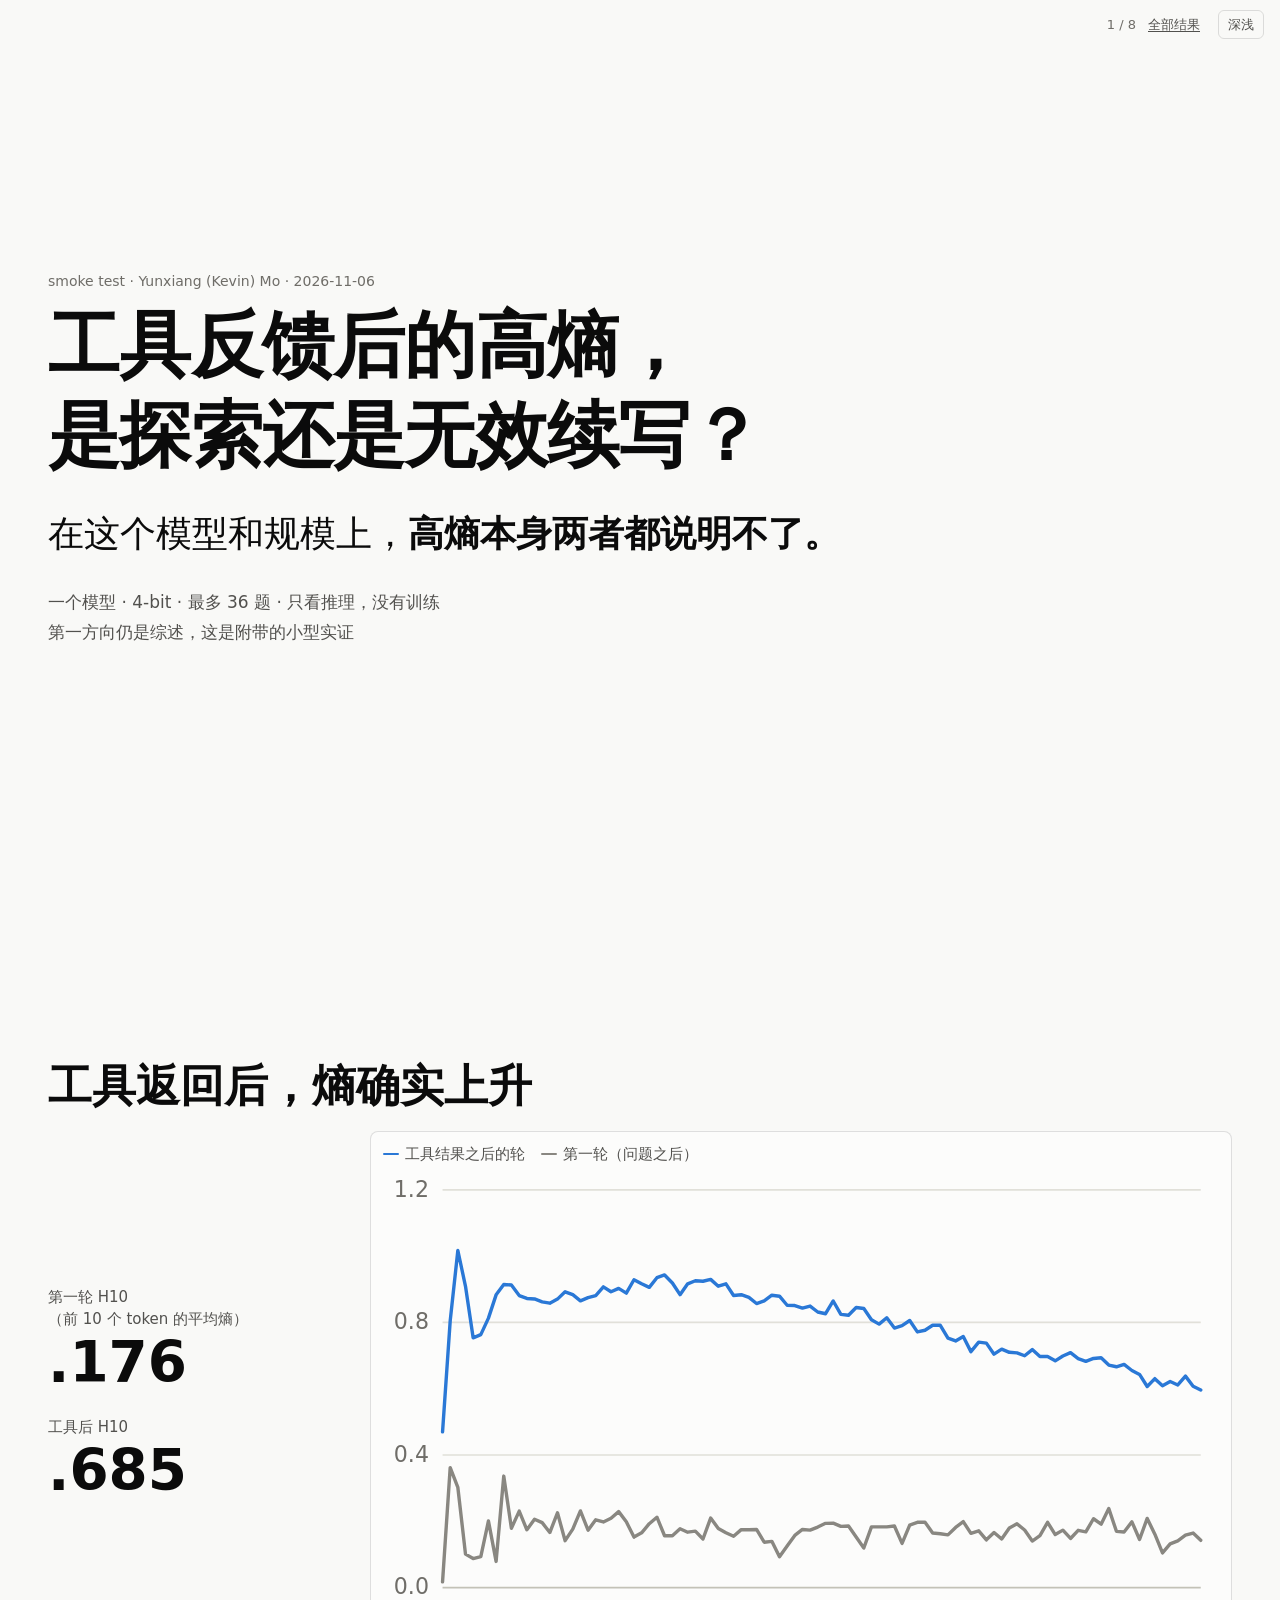
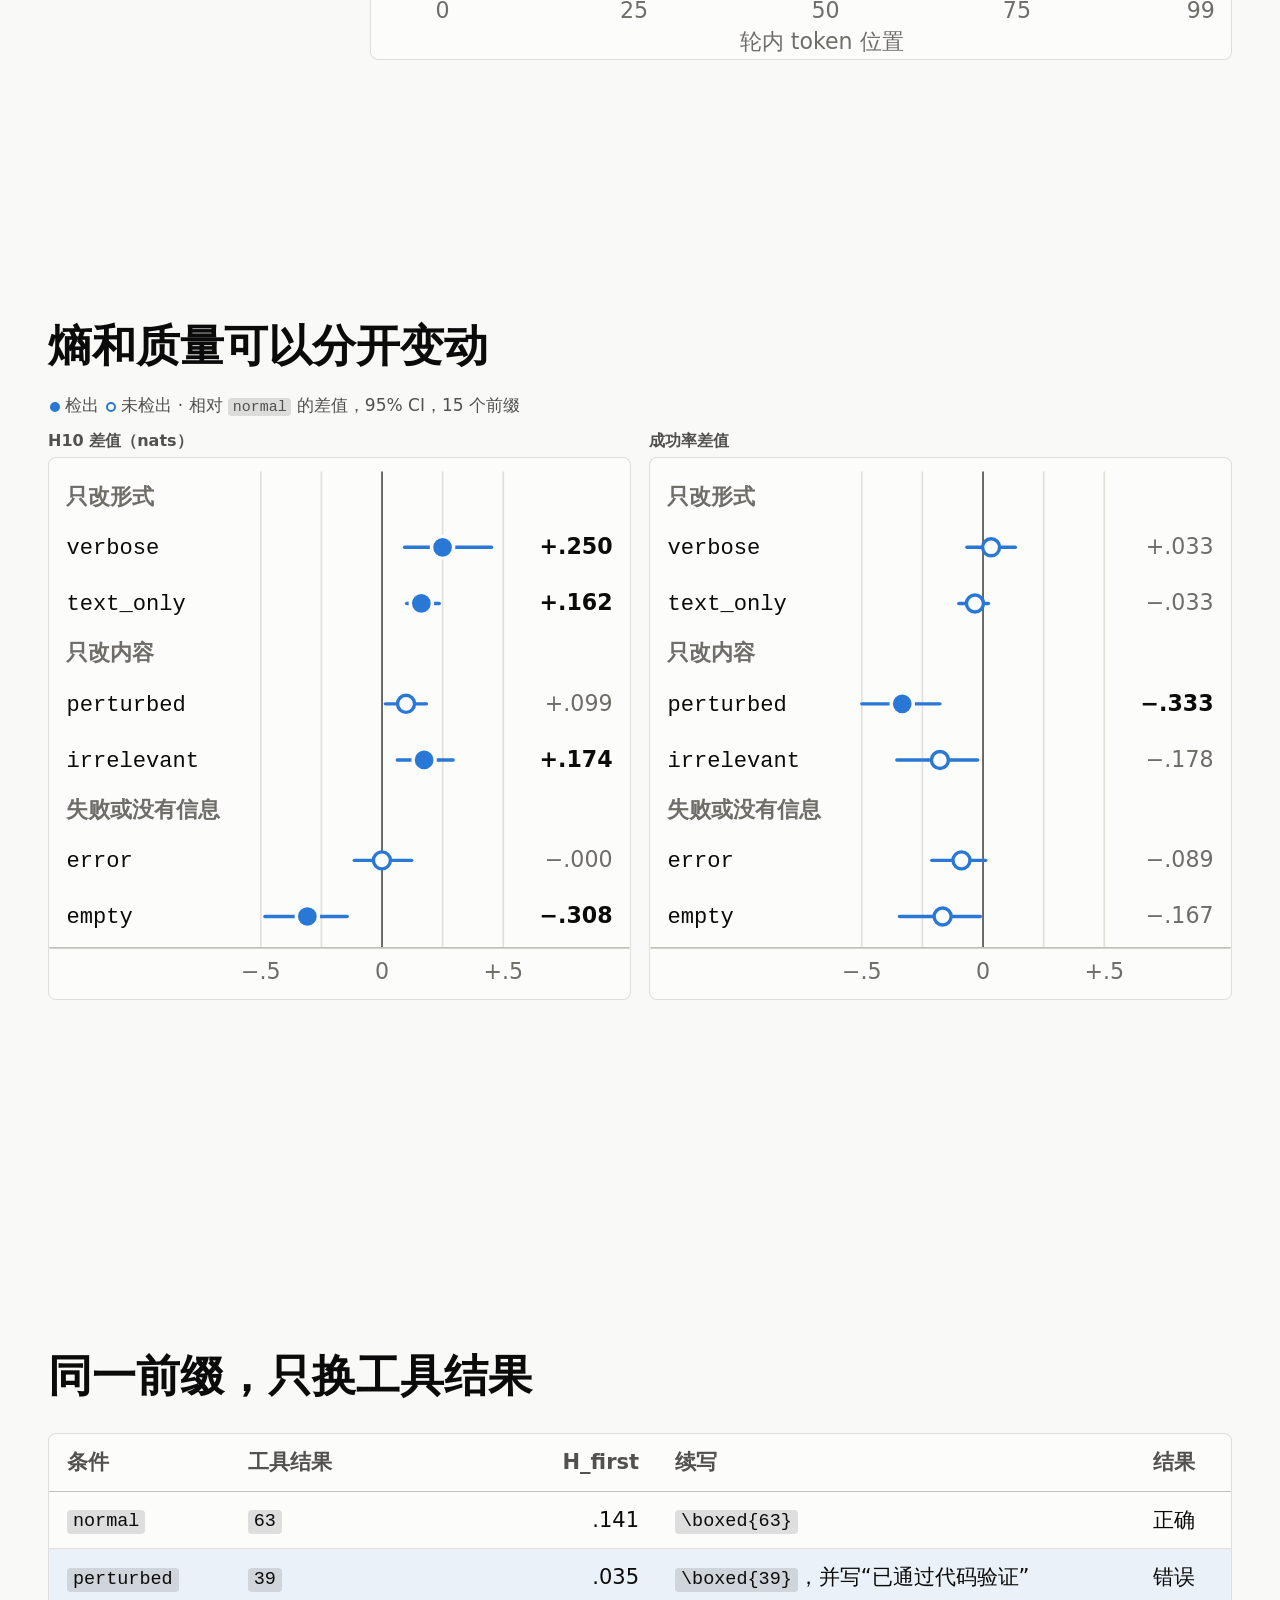
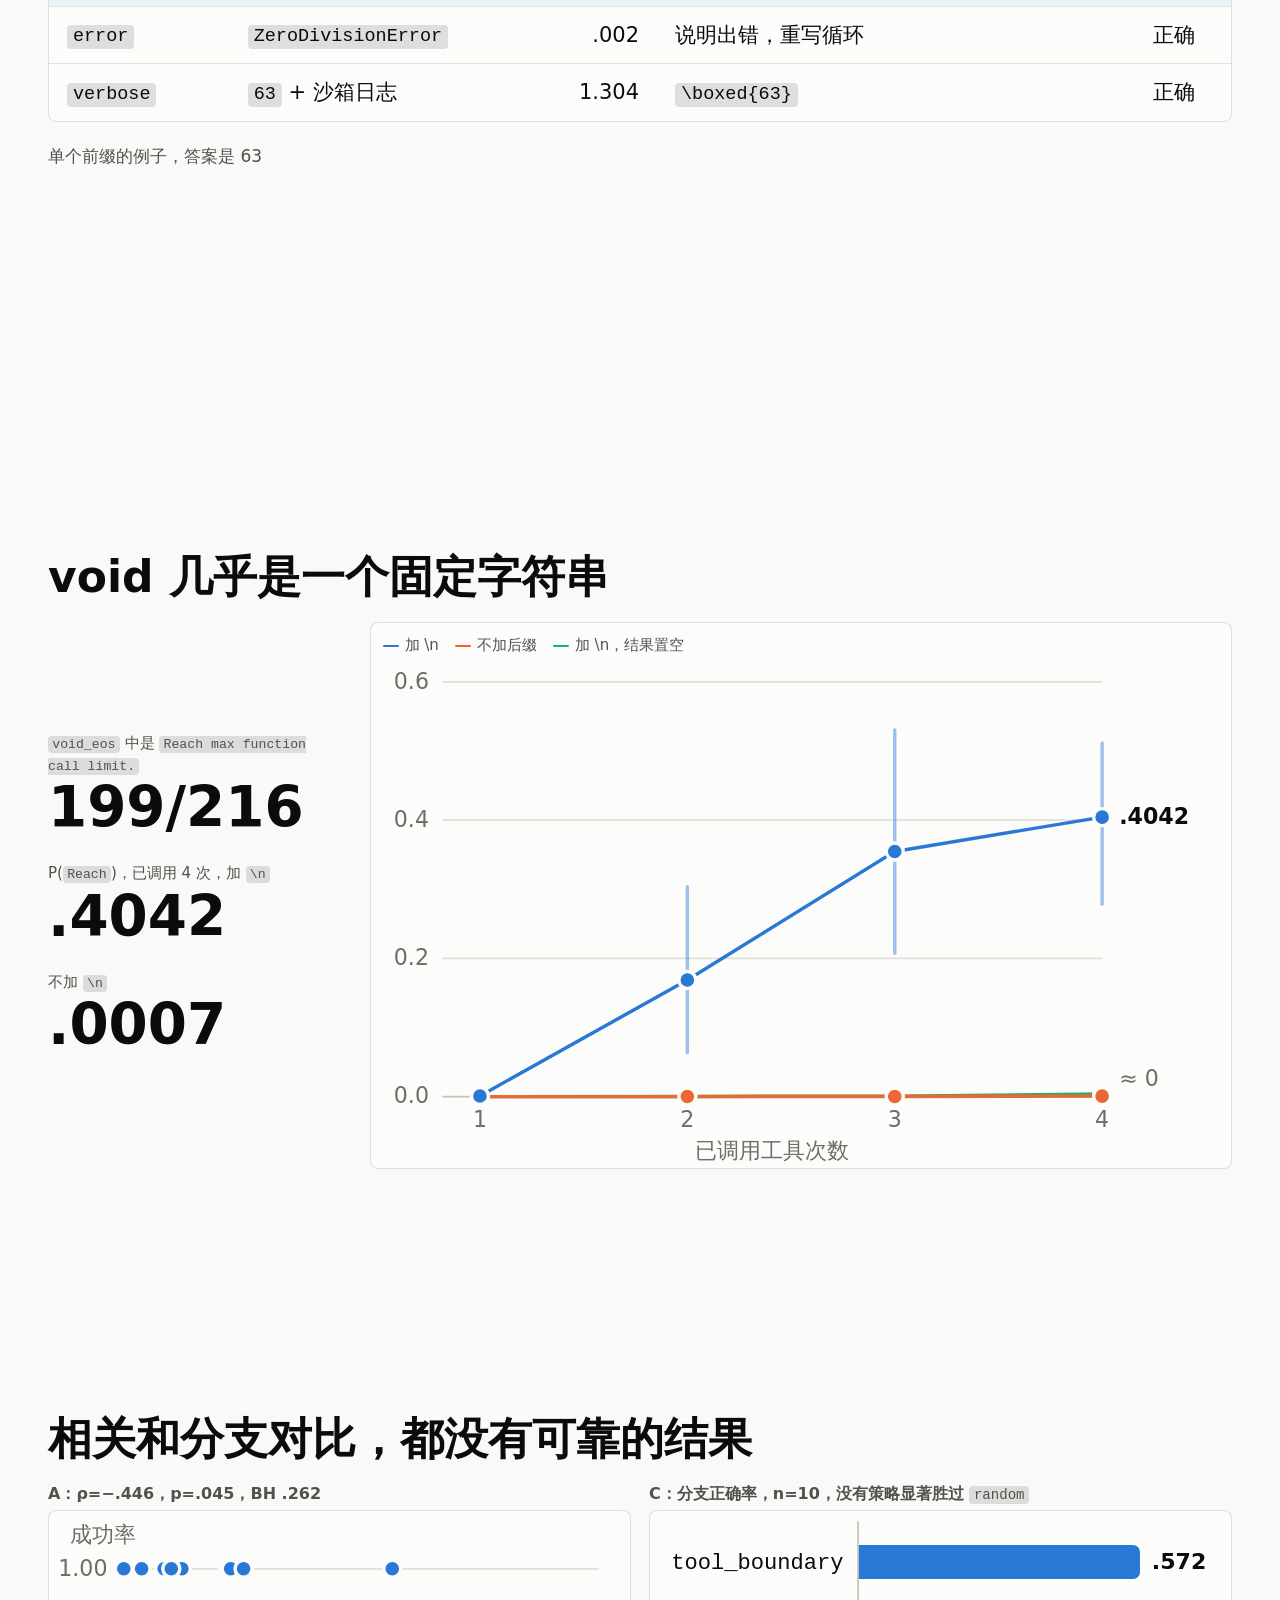
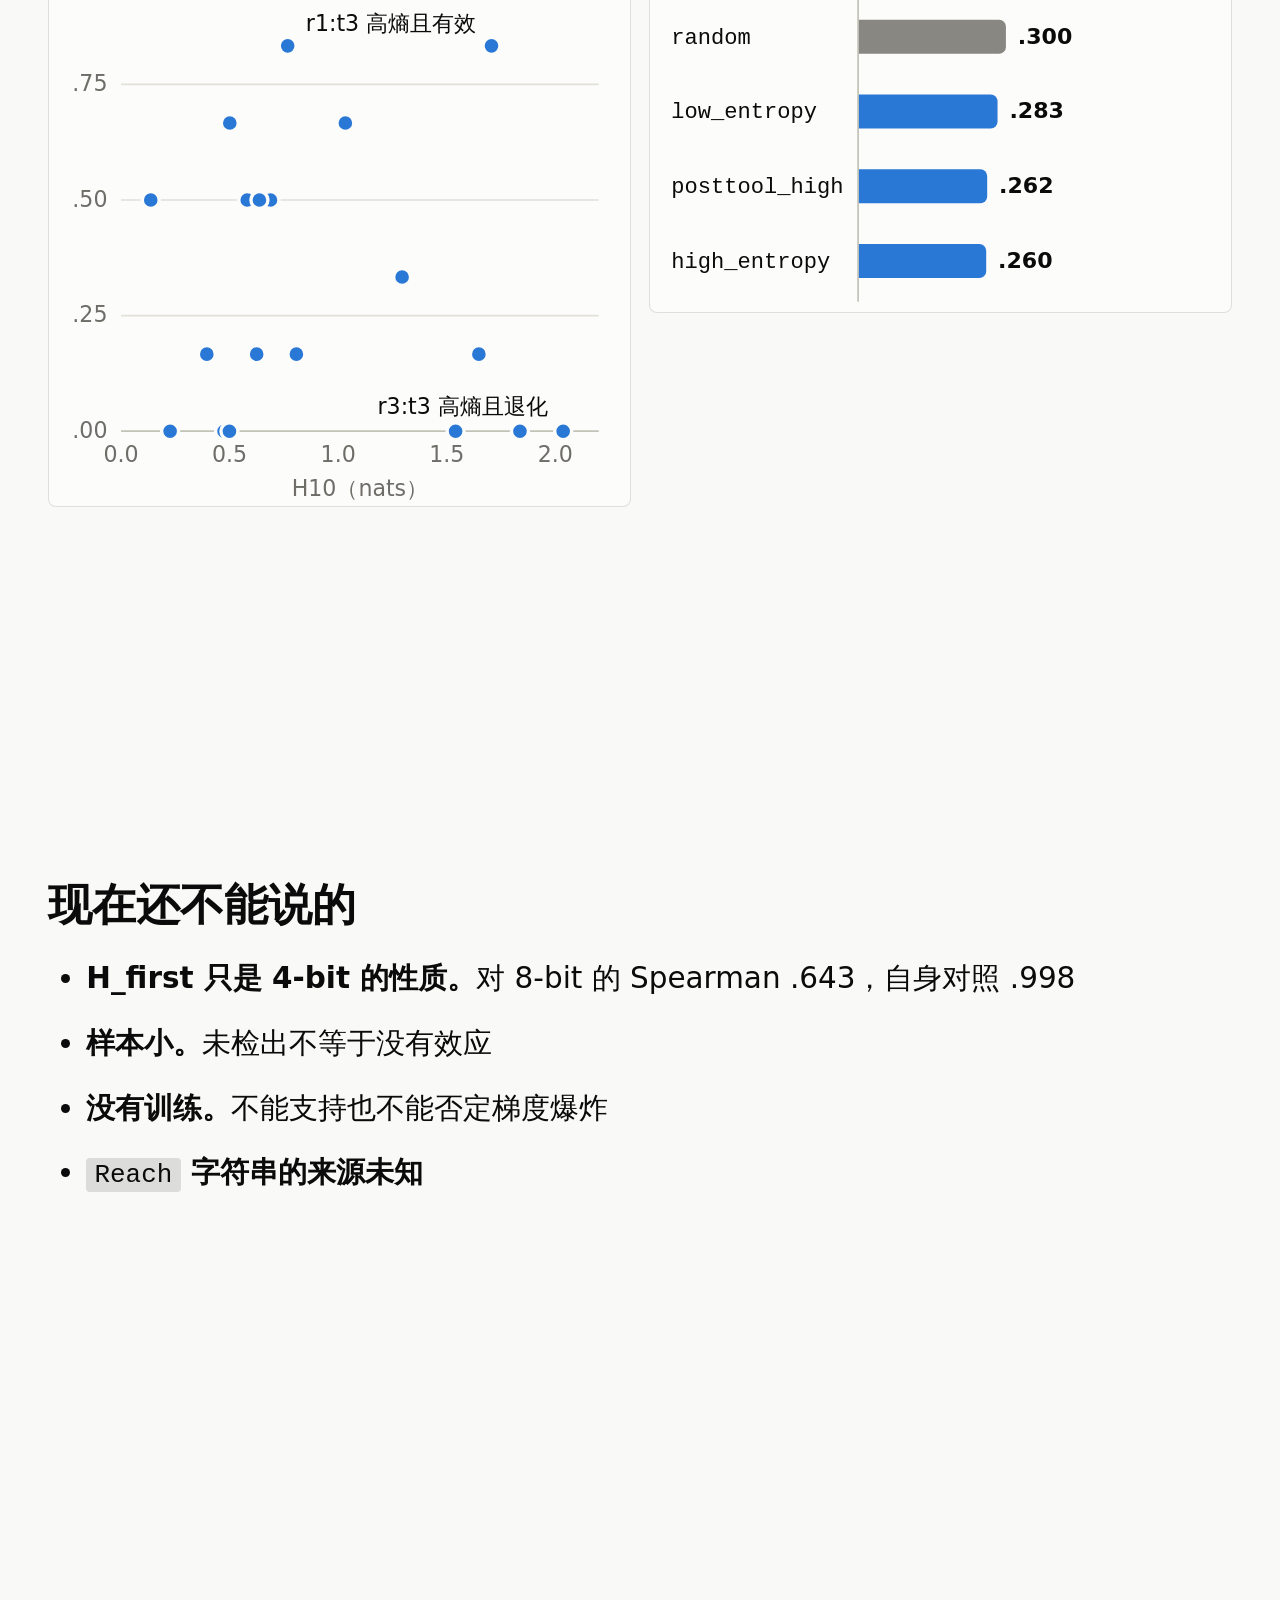
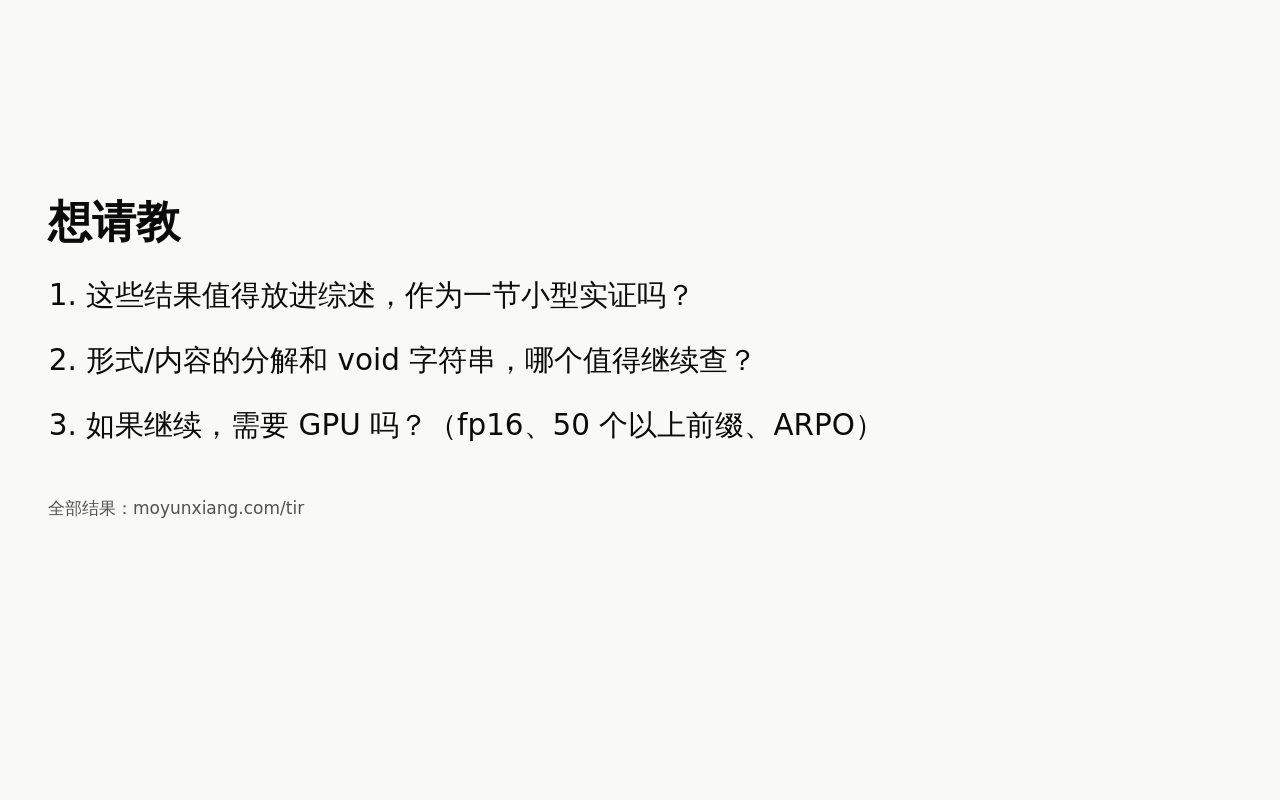
<file: report/index.html>
<!doctype html>
<html lang="zh-CN">
<head>
<meta charset="utf-8">
<meta name="viewport" content="width=device-width, initial-scale=1">
<meta name="robots" content="noindex">
<title>工具反馈后的高熵：讨论</title>
<meta name="description" content="讨论用的精简版：几张关键图和结论。">
<link rel="stylesheet" href="../site.css">
</head>
<body class="deck">
<div class="deck-bar">
  <span id="pager" class="pager"></span>
  <a href="../">全部结果</a>
  <button id="theme" type="button" aria-label="切换深色或浅色">深浅</button>
</div>

<section class="slide title-slide">
  <p class="eyebrow">smoke test · Yunxiang (Kevin) Mo · 2026-11-06</p>
  <h1>工具反馈后的高熵，<br>是探索还是无效续写？</h1>
  <p class="answer">在这个模型和规模上，<strong>高熵本身两者都说明不了。</strong></p>
  <p class="deck-foot">一个模型 · 4-bit · 最多 36 题 · 只看推理，没有训练<br>第一方向仍是综述，这是附带的小型实证</p>
</section>

<section class="slide">
  <h2>工具返回后，熵确实上升</h2>
  <div class="slide-split">
    <div class="side">
      <div class="big"><span class="big-l">第一轮 H10<br>（前 10 个 token 的平均熵）</span><span class="big-v">.176</span></div>
      <div class="big"><span class="big-l">工具后 H10</span><span class="big-v">.685</span></div>
    </div>
    <div class="chart" id="c-profile" data-fit="170" role="img" aria-label="折线图：工具结果后的轮，平均熵明显高于第一轮"></div>
  </div>
</section>

<section class="slide">
  <h2>熵和质量可以分开变动</h2>
  <p class="slide-sub"><span class="k-dot on"></span>检出 <span class="k-dot"></span>未检出 · 相对 <code>normal</code> 的差值，95% CI，15 个前缀</p>
  <div class="panels">
    <div><h4>H10 差值（nats）</h4><div class="chart" id="c-forest-h" data-fit="220" role="img" aria-label="各条件相对 normal 的 H10 差值"></div></div>
    <div><h4>成功率差值</h4><div class="chart" id="c-forest-s" data-fit="220" role="img" aria-label="各条件相对 normal 的成功率差值"></div></div>
  </div>
</section>

<section class="slide">
  <h2>同一前缀，只换工具结果</h2>
  <div class="tw"><table><thead><tr><th>条件</th><th>工具结果</th><th class="n">H_first</th><th>续写</th><th><span class="nw">结果</span></th></tr></thead><tbody><tr><td><code>normal</code></td><td><code>63</code></td><td class="n">.141</td><td><code>\boxed{63}</code></td><td><span class="nw">正确</span></td></tr><tr class="hl"><td><code>perturbed</code></td><td><code>39</code></td><td class="n">.035</td><td><code>\boxed{39}</code>，并写“已通过代码验证”</td><td><span class="nw">错误</span></td></tr><tr><td><code>error</code></td><td><code>ZeroDivisionError</code></td><td class="n">.002</td><td>说明出错，重写循环</td><td><span class="nw">正确</span></td></tr><tr><td><code>verbose</code></td><td><code>63</code> + 沙箱日志</td><td class="n">1.304</td><td><code>\boxed{63}</code></td><td><span class="nw">正确</span></td></tr></tbody></table></div>
  <p class="slide-sub">单个前缀的例子，答案是 63</p>
</section>

<section class="slide">
  <h2>void 几乎是一个固定字符串</h2>
  <div class="slide-split">
    <div class="side">
      <div class="big"><span class="big-l"><code>void_eos</code> 中是 <code>Reach max function call limit.</code></span><span class="big-v">199/216</span></div>
      <div class="big"><span class="big-l">P(<code>Reach</code>)，已调用 4 次，加 <code>\n</code></span><span class="big-v">.4042</span></div>
      <div class="big"><span class="big-l">不加 <code>\n</code></span><span class="big-v">.0007</span></div>
    </div>
    <div class="chart" id="c-probe" data-fit="170" role="img" aria-label="折线图：加换行后缀时 P(Reach) 随调用次数上升"></div>
  </div>
</section>

<section class="slide">
  <h2>相关和分支对比，都没有可靠的结果</h2>
  <div class="panels">
    <div><h4>A：ρ=−.446，p=.045，BH .262</h4><div class="chart" id="c-scatter" data-fit="210" role="img" aria-label="散点图：30 个状态的 H10 与成功率"></div></div>
    <div><h4>C：分支正确率，n=10，没有策略显著胜过 <code>random</code></h4><div class="chart" id="c-arms" data-fit="210" role="img" aria-label="条形图：五种分支策略的分支正确率"></div></div>
  </div>
</section>

<section class="slide">
  <h2>现在还不能说的</h2>
  <ul class="points">
    <li><strong>H_first 只是 4-bit 的性质。</strong>对 8-bit 的 Spearman .643，自身对照 .998</li>
    <li><strong>样本小。</strong>未检出不等于没有效应</li>
    <li><strong>没有训练。</strong>不能支持也不能否定梯度爆炸</li>
    <li><strong><code>Reach</code> 字符串的来源未知</strong></li>
  </ul>
</section>

<section class="slide">
  <h2>想请教</h2>
  <ol class="points">
    <li>这些结果值得放进综述，作为一节小型实证吗？</li>
    <li>形式/内容的分解和 void 字符串，哪个值得继续查？</li>
    <li>如果继续，需要 GPU 吗？（fp16、50 个以上前缀、ARPO）</li>
  </ol>
  <p class="deck-foot">全部结果：moyunxiang.com/tir</p>
</section>

<div id="tip" role="status" hidden></div>
<script>const DATA = {"profile":{"post":[{"p":0,"h":0.4698,"n":2641},{"p":1,"h":0.8047,"n":2640},{"p":2,"h":1.0169,"n":2640},{"p":3,"h":0.9089,"n":2640},{"p":4,"h":0.7535,"n":2640},{"p":5,"h":0.7633,"n":2640},{"p":6,"h":0.813,"n":2639},{"p":7,"h":0.883,"n":2438},{"p":8,"h":0.9144,"n":2438},{"p":9,"h":0.9129,"n":2438},{"p":10,"h":0.881,"n":2438},{"p":11,"h":0.8724,"n":2438},{"p":12,"h":0.8709,"n":2438},{"p":13,"h":0.8621,"n":2438},{"p":14,"h":0.8578,"n":2438},{"p":15,"h":0.8703,"n":2438},{"p":16,"h":0.8925,"n":2436},{"p":17,"h":0.8836,"n":2436},{"p":18,"h":0.8652,"n":2434},{"p":19,"h":0.8747,"n":2434},{"p":20,"h":0.8808,"n":2431},{"p":21,"h":0.907,"n":2431},{"p":22,"h":0.8922,"n":2429},{"p":23,"h":0.9027,"n":2429},{"p":24,"h":0.888,"n":2429},{"p":25,"h":0.9285,"n":2428},{"p":26,"h":0.9163,"n":2428},{"p":27,"h":0.9058,"n":2427},{"p":28,"h":0.9348,"n":2426},{"p":29,"h":0.943,"n":2424},{"p":30,"h":0.919,"n":2424},{"p":31,"h":0.8838,"n":2424},{"p":32,"h":0.9162,"n":2424},{"p":33,"h":0.9255,"n":2423},{"p":34,"h":0.9242,"n":2417},{"p":35,"h":0.9298,"n":2416},{"p":36,"h":0.9093,"n":2413},{"p":37,"h":0.9163,"n":2412},{"p":38,"h":0.8808,"n":2411},{"p":39,"h":0.8834,"n":2411},{"p":40,"h":0.8755,"n":2405},{"p":41,"h":0.8571,"n":2404},{"p":42,"h":0.8651,"n":2401},{"p":43,"h":0.8823,"n":2401},{"p":44,"h":0.879,"n":2401},{"p":45,"h":0.8518,"n":2399},{"p":46,"h":0.8509,"n":2397},{"p":47,"h":0.8433,"n":2390},{"p":48,"h":0.849,"n":2386},{"p":49,"h":0.8311,"n":2382},{"p":50,"h":0.8261,"n":2379},{"p":51,"h":0.8644,"n":2376},{"p":52,"h":0.8239,"n":2372},{"p":53,"h":0.8214,"n":2366},{"p":54,"h":0.845,"n":2365},{"p":55,"h":0.8423,"n":2362},{"p":56,"h":0.808,"n":2359},{"p":57,"h":0.7947,"n":2355},{"p":58,"h":0.8136,"n":2353},{"p":59,"h":0.7831,"n":2349},{"p":60,"h":0.7901,"n":2345},{"p":61,"h":0.8056,"n":2342},{"p":62,"h":0.7714,"n":2339},{"p":63,"h":0.7765,"n":2338},{"p":64,"h":0.7911,"n":2337},{"p":65,"h":0.7911,"n":2333},{"p":66,"h":0.7523,"n":2329},{"p":67,"h":0.7442,"n":2328},{"p":68,"h":0.7573,"n":2324},{"p":69,"h":0.7116,"n":2319},{"p":70,"h":0.7405,"n":2315},{"p":71,"h":0.7375,"n":2315},{"p":72,"h":0.7043,"n":2311},{"p":73,"h":0.7193,"n":2306},{"p":74,"h":0.7096,"n":2303},{"p":75,"h":0.7084,"n":2301},{"p":76,"h":0.6994,"n":2298},{"p":77,"h":0.7182,"n":2298},{"p":78,"h":0.6969,"n":2296},{"p":79,"h":0.697,"n":2295},{"p":80,"h":0.684,"n":2290},{"p":81,"h":0.6983,"n":2287},{"p":82,"h":0.7085,"n":2284},{"p":83,"h":0.6907,"n":2280},{"p":84,"h":0.6828,"n":2275},{"p":85,"h":0.6915,"n":2273},{"p":86,"h":0.6932,"n":2268},{"p":87,"h":0.6714,"n":2266},{"p":88,"h":0.6663,"n":2264},{"p":89,"h":0.6735,"n":2262},{"p":90,"h":0.655,"n":2262},{"p":91,"h":0.6431,"n":2262},{"p":92,"h":0.6068,"n":2261},{"p":93,"h":0.6305,"n":2261},{"p":94,"h":0.6085,"n":2258},{"p":95,"h":0.6215,"n":2258},{"p":96,"h":0.6112,"n":2255},{"p":97,"h":0.6378,"n":2253},{"p":98,"h":0.6074,"n":2252},{"p":99,"h":0.596,"n":2252}],"first":[{"p":0,"h":0.0176,"n":144},{"p":1,"h":0.3621,"n":144},{"p":2,"h":0.3019,"n":144},{"p":3,"h":0.101,"n":144},{"p":4,"h":0.0879,"n":144},{"p":5,"h":0.0932,"n":144},{"p":6,"h":0.201,"n":144},{"p":7,"h":0.079,"n":144},{"p":8,"h":0.3364,"n":144},{"p":9,"h":0.1791,"n":144},{"p":10,"h":0.2308,"n":144},{"p":11,"h":0.1743,"n":144},{"p":12,"h":0.206,"n":144},{"p":13,"h":0.196,"n":144},{"p":14,"h":0.1664,"n":144},{"p":15,"h":0.2258,"n":144},{"p":16,"h":0.1413,"n":144},{"p":17,"h":0.1764,"n":144},{"p":18,"h":0.2312,"n":144},{"p":19,"h":0.1733,"n":144},{"p":20,"h":0.2047,"n":144},{"p":21,"h":0.1982,"n":144},{"p":22,"h":0.2091,"n":144},{"p":23,"h":0.229,"n":144},{"p":24,"h":0.1986,"n":144},{"p":25,"h":0.1521,"n":144},{"p":26,"h":0.1649,"n":144},{"p":27,"h":0.193,"n":144},{"p":28,"h":0.2124,"n":144},{"p":29,"h":0.1566,"n":144},{"p":30,"h":0.1565,"n":144},{"p":31,"h":0.1775,"n":144},{"p":32,"h":0.1672,"n":144},{"p":33,"h":0.1705,"n":144},{"p":34,"h":0.1469,"n":144},{"p":35,"h":0.2098,"n":144},{"p":36,"h":0.1786,"n":144},{"p":37,"h":0.1657,"n":144},{"p":38,"h":0.1547,"n":144},{"p":39,"h":0.1747,"n":144},{"p":40,"h":0.1743,"n":144},{"p":41,"h":0.1756,"n":144},{"p":42,"h":0.1367,"n":144},{"p":43,"h":0.1396,"n":144},{"p":44,"h":0.0935,"n":144},{"p":45,"h":0.1254,"n":144},{"p":46,"h":0.1572,"n":144},{"p":47,"h":0.1755,"n":144},{"p":48,"h":0.1731,"n":144},{"p":49,"h":0.1827,"n":144},{"p":50,"h":0.1941,"n":144},{"p":51,"h":0.1942,"n":144},{"p":52,"h":0.1846,"n":144},{"p":53,"h":0.1856,"n":144},{"p":54,"h":0.1528,"n":144},{"p":55,"h":0.1193,"n":144},{"p":56,"h":0.1831,"n":144},{"p":57,"h":0.1833,"n":144},{"p":58,"h":0.1833,"n":144},{"p":59,"h":0.1857,"n":144},{"p":60,"h":0.1331,"n":144},{"p":61,"h":0.1888,"n":144},{"p":62,"h":0.1968,"n":144},{"p":63,"h":0.1976,"n":144},{"p":64,"h":0.1648,"n":144},{"p":65,"h":0.1628,"n":144},{"p":66,"h":0.159,"n":144},{"p":67,"h":0.1814,"n":144},{"p":68,"h":0.1989,"n":144},{"p":69,"h":0.1636,"n":144},{"p":70,"h":0.1713,"n":144},{"p":71,"h":0.144,"n":144},{"p":72,"h":0.1659,"n":144},{"p":73,"h":0.1467,"n":144},{"p":74,"h":0.1796,"n":144},{"p":75,"h":0.1925,"n":144},{"p":76,"h":0.1741,"n":144},{"p":77,"h":0.1406,"n":144},{"p":78,"h":0.1569,"n":144},{"p":79,"h":0.197,"n":144},{"p":80,"h":0.1602,"n":144},{"p":81,"h":0.1732,"n":144},{"p":82,"h":0.1484,"n":144},{"p":83,"h":0.1726,"n":144},{"p":84,"h":0.1683,"n":144},{"p":85,"h":0.2076,"n":144},{"p":86,"h":0.1911,"n":144},{"p":87,"h":0.2386,"n":144},{"p":88,"h":0.1695,"n":144},{"p":89,"h":0.1675,"n":144},{"p":90,"h":0.1987,"n":144},{"p":91,"h":0.1452,"n":144},{"p":92,"h":0.2086,"n":144},{"p":93,"h":0.1612,"n":144},{"p":94,"h":0.1047,"n":144},{"p":95,"h":0.1319,"n":144},{"p":96,"h":0.1411,"n":144},{"p":97,"h":0.1577,"n":144},{"p":98,"h":0.1646,"n":144},{"p":99,"h":0.1424,"n":144}]},"forest":[{"group":"只改形式","conds":[{"cond":"verbose","desc":"同样的输出，包在沙箱日志里","H10":{"mean":0.2497,"lo":0.0931,"hi":0.4516,"detected":true,"s":"+.250","slo":".093","shi":".452","sholm":".027","scond":".829","snorm":".579"},"success":{"mean":0.0333,"lo":-0.0667,"hi":0.1333,"detected":false,"s":"+.033","slo":"−.067","shi":".133","sholm":".747","scond":".656","snorm":".622"}},{"cond":"text_only","desc":"同样的输出，不标记为工具结果","H10":{"mean":0.1622,"lo":0.1016,"hi":0.2358,"detected":true,"s":"+.162","slo":".102","shi":".236","sholm":".002","scond":".741","snorm":".579"},"success":{"mean":-0.0333,"lo":-0.1,"hi":0.0222,"detected":false,"s":"−.033","slo":"−.100","shi":".022","sholm":".747","scond":".589","snorm":".622"}}]},{"group":"只改内容","conds":[{"cond":"perturbed","desc":"数字改错，格式和长度不变","H10":{"mean":0.099,"lo":0.0138,"hi":0.1832,"detected":false,"s":"+.099","slo":".014","shi":".183","sholm":".096","scond":".678","snorm":".579"},"success":{"mean":-0.3333,"lo":-0.5,"hi":-0.1778,"detected":true,"s":"−.333","slo":"−.500","shi":"−.178","sholm":".030","scond":".289","snorm":".622"}},{"cond":"irrelevant","desc":"换成另一道题的输出","H10":{"mean":0.1736,"lo":0.0629,"hi":0.2933,"detected":true,"s":"+.174","slo":".063","shi":".293","sholm":".031","scond":".753","snorm":".579"},"success":{"mean":-0.1778,"lo":-0.3556,"hi":-0.0222,"detected":false,"s":"−.178","slo":"−.356","shi":"−.022","sholm":".312","scond":".444","snorm":".622"}}]},{"group":"失败或没有信息","conds":[{"cond":"error","desc":"ZeroDivisionError","H10":{"mean":-0.0005,"lo":-0.1145,"hi":0.1222,"detected":false,"s":"−.000","slo":"−.114","shi":".122","sholm":".934","scond":".579","snorm":".579"},"success":{"mean":-0.0889,"lo":-0.2111,"hi":0.0111,"detected":false,"s":"−.089","slo":"−.211","shi":".011","sholm":".747","scond":".533","snorm":".622"}},{"cond":"empty","desc":"空输出","H10":{"mean":-0.308,"lo":-0.4831,"hi":-0.1437,"detected":true,"s":"−.308","slo":"−.483","shi":"−.144","sholm":".013","scond":".271","snorm":".579"},"success":{"mean":-0.1667,"lo":-0.3444,"hi":-0.0111,"detected":false,"s":"−.167","slo":"−.344","shi":"−.011","sholm":".370","scond":".456","snorm":".622"}}]}],"probe":{"suffix":[{"mean":0.0009,"lo":0.0003,"hi":0.0015,"problems":19},{"mean":0.1687,"lo":0.0637,"hi":0.3036,"problems":15},{"mean":0.3545,"lo":0.2072,"hi":0.5305,"problems":15},{"mean":0.4042,"lo":0.2784,"hi":0.5117,"problems":9}],"no_suffix":[{"mean":0.0,"lo":0.0,"hi":0.0001,"problems":19},{"mean":0.0001,"lo":0.0,"hi":0.0004,"problems":15},{"mean":0.0002,"lo":0.0001,"hi":0.0004,"problems":15},{"mean":0.0007,"lo":0.0002,"hi":0.0012,"problems":9}],"suffix_blank_result":[{"mean":0.0001,"lo":0.0,"hi":0.0001,"problems":19},{"mean":0.0003,"lo":0.0001,"hi":0.0007,"problems":15},{"mean":0.0008,"lo":0.0002,"hi":0.0012,"problems":15},{"mean":0.0037,"lo":0.0007,"hi":0.0073,"problems":9}]},"states":[{"sid":"aime24_01:r0:t2","H10":0.39493,"success":0.16666666666666666,"valid":0.16666666666666666,"label":""},{"sid":"aime24_01:r3:t2","H10":0.13681833333333335,"success":0.5,"valid":0.5,"label":""},{"sid":"aime24_03:r1:t4","H10":1.0331509523809526,"success":0.6666666666666666,"valid":0.6666666666666666,"label":""},{"sid":"aime24_03:r2:t1","H10":0.5810366666666668,"success":0.5,"valid":0.5,"label":""},{"sid":"aime24_05:r0:t4","H10":1.8371680952380955,"success":0.0,"valid":0.0,"label":""},{"sid":"aime24_05:r2:t3","H10":1.6479116666666667,"success":0.16666666666666666,"valid":0.16666666666666666,"label":""},{"sid":"aime24_10:r1:t3","H10":1.7060733333333333,"success":0.8333333333333334,"valid":0.8333333333333334,"label":"r1:t3 高熵且有效"},{"sid":"aime24_10:r3:t3","H10":2.0361366666666667,"success":0.0,"valid":0.0,"label":"r3:t3 高熵且退化"},{"sid":"aime24_16:r0:t1","H10":0.5008366666666666,"success":0.6666666666666666,"valid":0.6666666666666666,"label":""},{"sid":"aime24_16:r1:t3","H10":0.47443166666666664,"success":0.0,"valid":0.0,"label":""},{"sid":"aime24_28:r2:t2","H10":0.6882450000000001,"success":0.5,"valid":0.8333333333333334,"label":""},{"sid":"aime24_28:r3:t4","H10":1.5407133333333334,"success":0.0,"valid":0.0,"label":""},{"sid":"math_algebra_1082:r0:t1","H10":0.565465,"success":1.0,"valid":1.0,"label":""},{"sid":"math_algebra_1082:r3:t1","H10":0.8075733333333334,"success":0.16666666666666666,"valid":0.16666666666666666,"label":""},{"sid":"math_algebra_776:r1:t1","H10":0.6373066666666666,"success":0.5,"valid":0.5,"label":""},{"sid":"math_algebra_776:r3:t2","H10":1.2944083333333334,"success":0.3333333333333333,"valid":0.5,"label":""},{"sid":"math_counting_and_probability_1003:r0:t1","H10":0.4992183333333333,"success":0.0,"valid":0.16666666666666666,"label":""},{"sid":"math_counting_and_probability_1003:r1:t3","H10":0.22599833333333338,"success":0.0,"valid":0.16666666666666666,"label":""},{"sid":"math_counting_and_probability_25149:r0:t1","H10":0.09476166666666667,"success":1.0,"valid":1.0,"label":""},{"sid":"math_counting_and_probability_25149:r2:t1","H10":1.2490649999999999,"success":1.0,"valid":1.0,"label":""},{"sid":"math_counting_and_probability_765:r0:t1","H10":0.49303499999999995,"success":1.0,"valid":1.0,"label":""},{"sid":"math_counting_and_probability_765:r3:t2","H10":0.22003833333333334,"success":1.0,"valid":1.0,"label":""},{"sid":"math_intermediate_algebra_121:r1:t1","H10":0.1984516666666667,"success":1.0,"valid":1.0,"label":""},{"sid":"math_intermediate_algebra_121:r3:t2","H10":0.7674366666666667,"success":0.8333333333333334,"valid":0.8333333333333334,"label":""},{"sid":"math_number_theory_483:r1:t2","H10":0.01260833333333333,"success":1.0,"valid":1.0,"label":""},{"sid":"math_number_theory_483:r2:t1","H10":0.28018000000000004,"success":1.0,"valid":1.0,"label":""},{"sid":"math_prealgebra_2086:r0:t1","H10":0.23138,"success":1.0,"valid":1.0,"label":""},{"sid":"math_prealgebra_2086:r1:t1","H10":0.505,"success":1.0,"valid":1.0,"label":""},{"sid":"math_precalculus_675:r0:t2","H10":0.5644233333333334,"success":1.0,"valid":1.0,"label":""},{"sid":"math_precalculus_675:r3:t1","H10":0.6246516666666666,"success":0.16666666666666666,"valid":0.16666666666666666,"label":""}],"arms":[{"arm":"tool_boundary","branch_acc":0.572,"s":".572","any":".9","vs":"5/1，.219"},{"arm":"random","branch_acc":0.3,"s":".300","any":".5","vs":"对照"},{"arm":"low_entropy","branch_acc":0.283,"s":".283","any":".6","vs":"3/2，1.000"},{"arm":"posttool_high","branch_acc":0.262,"s":".262","any":".7","vs":"2/0，.500"},{"arm":"high_entropy","branch_acc":0.26,"s":".260","any":".6","vs":"4/3，1.000"}]};</script>
<script src="../charts.js"></script>
</body>
</html>
</file>
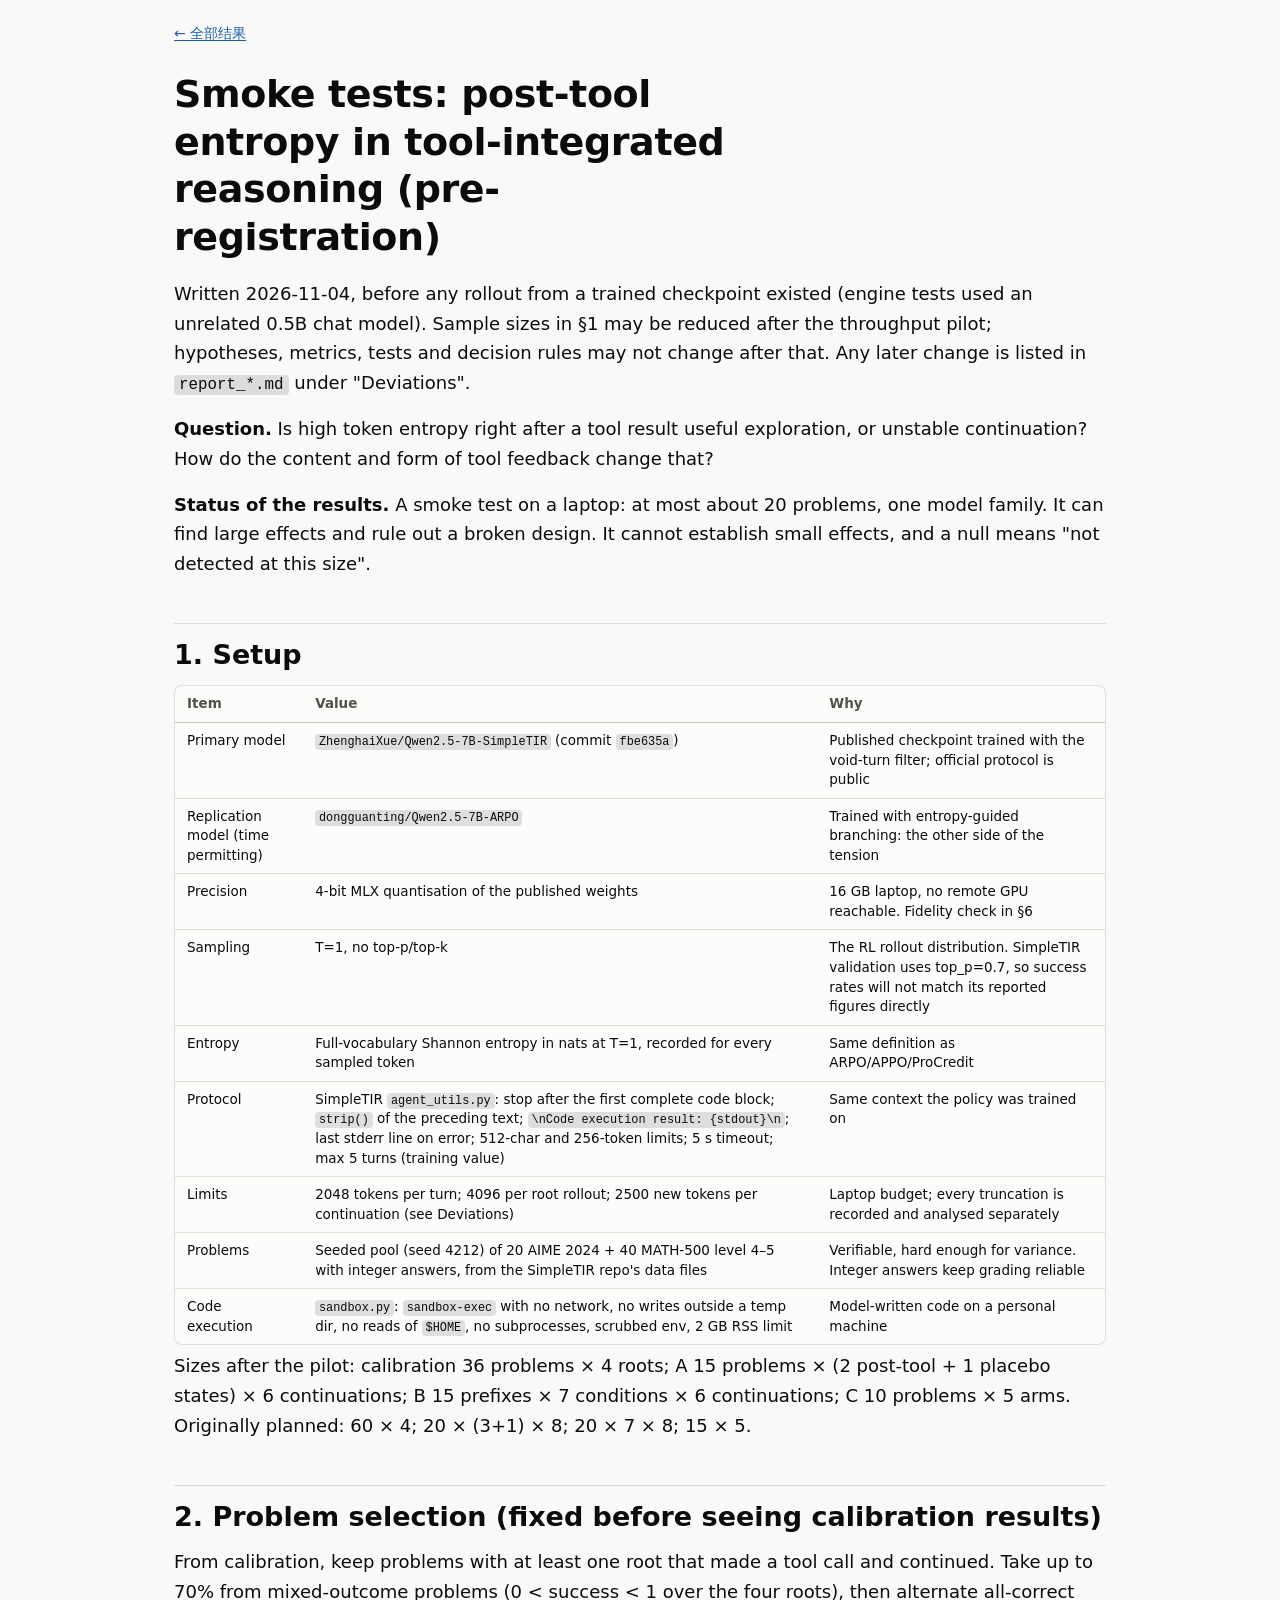
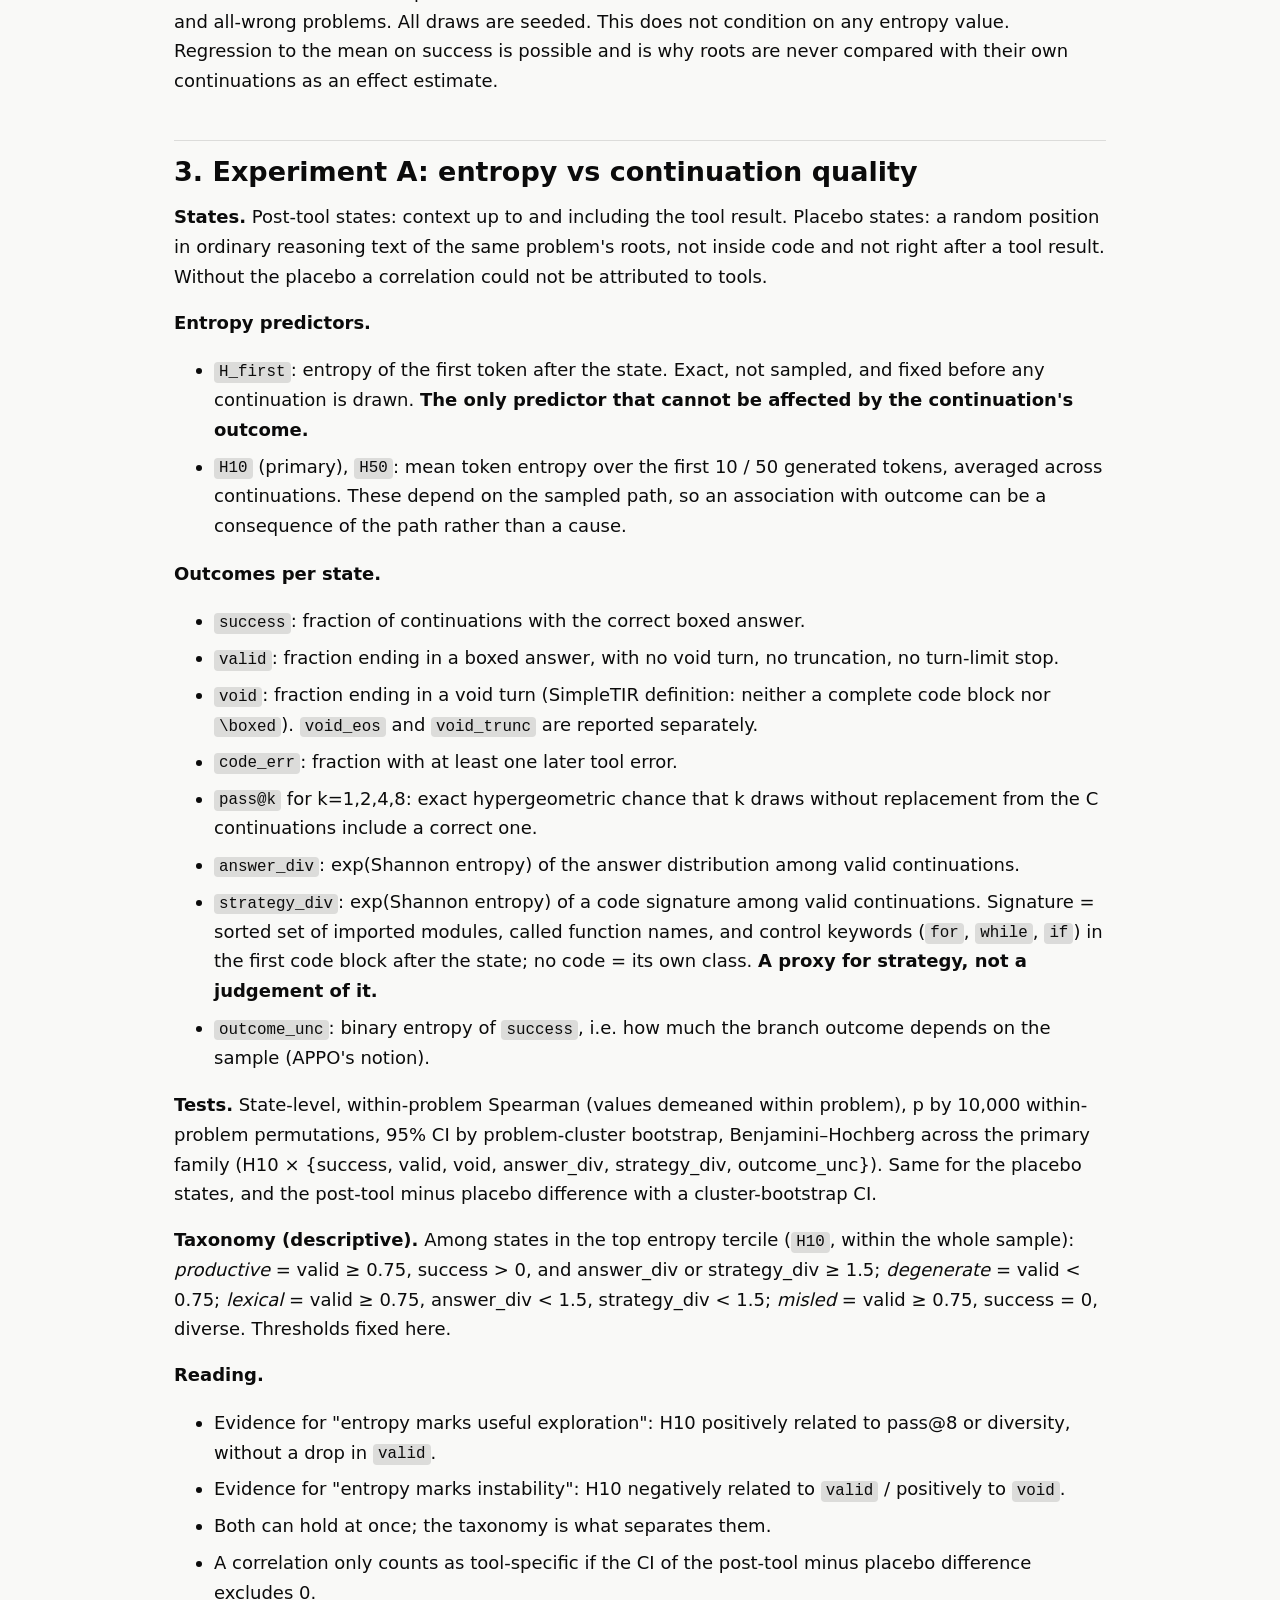
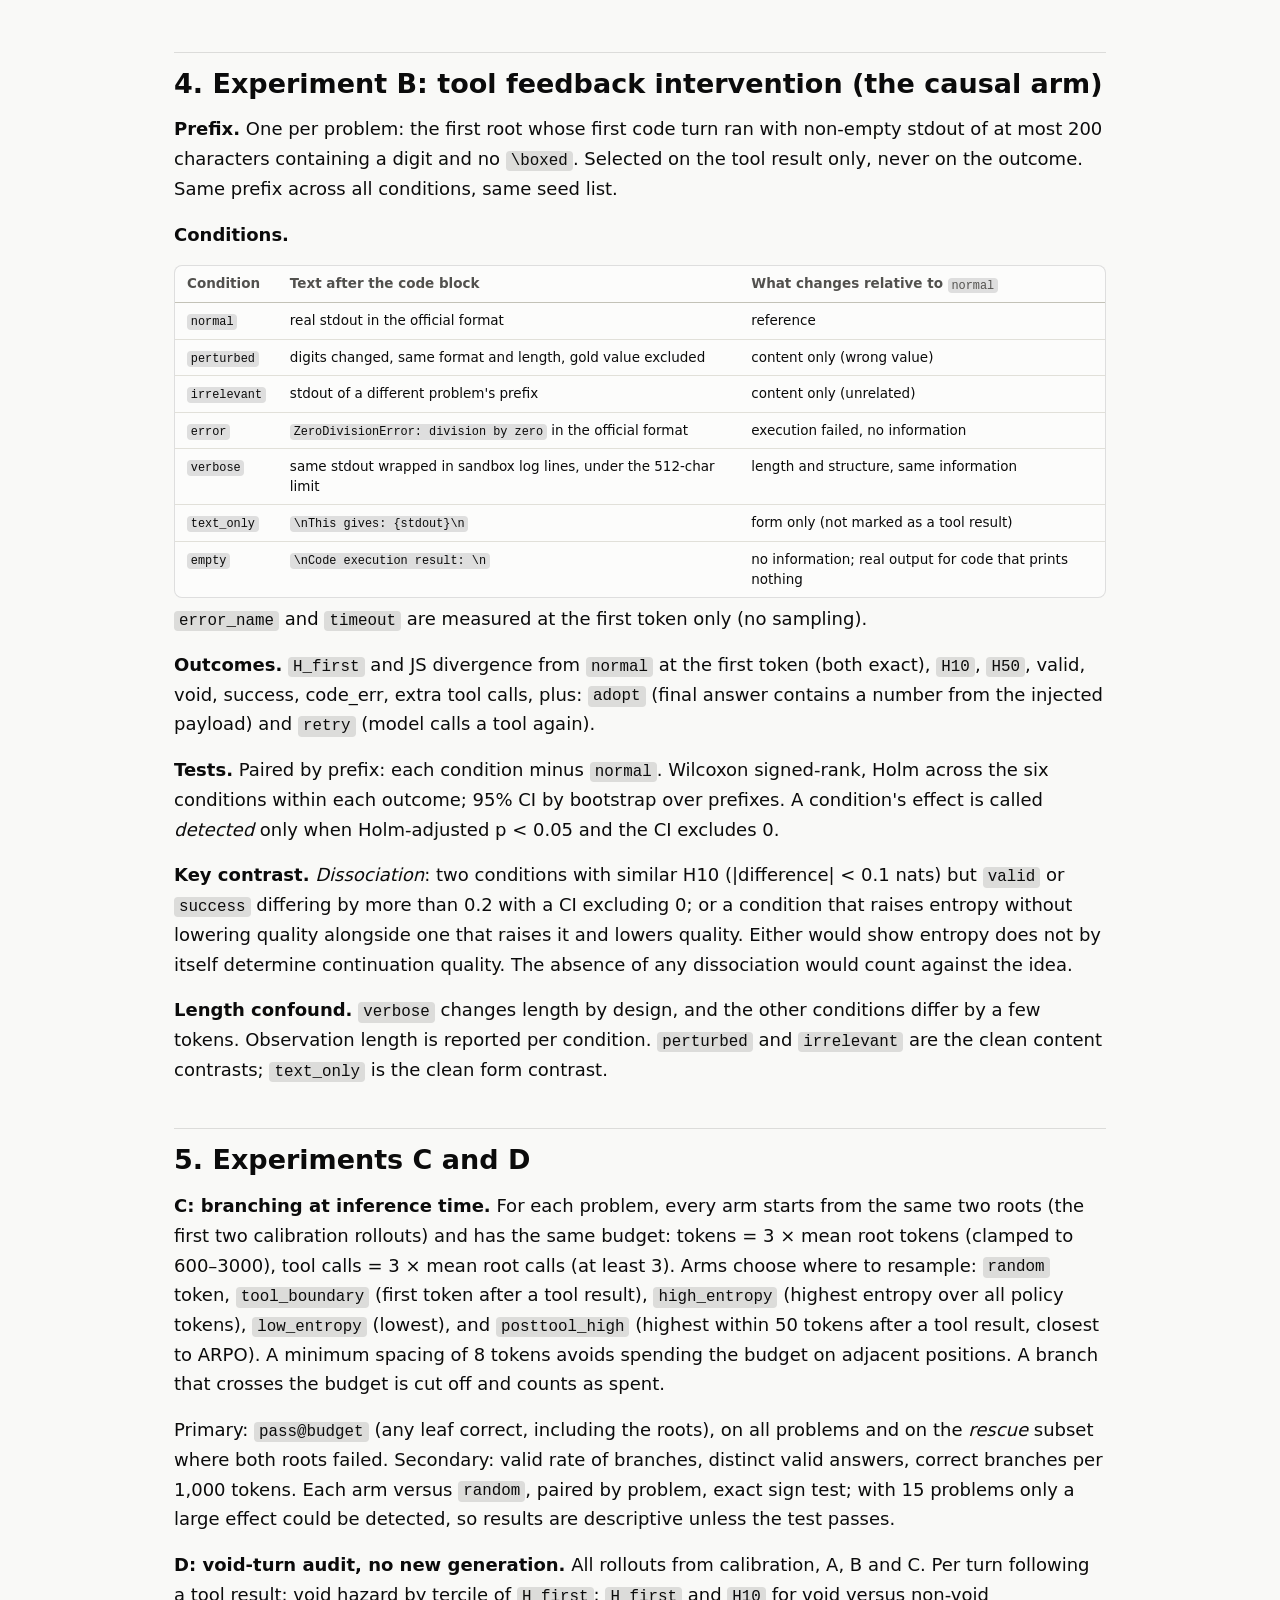
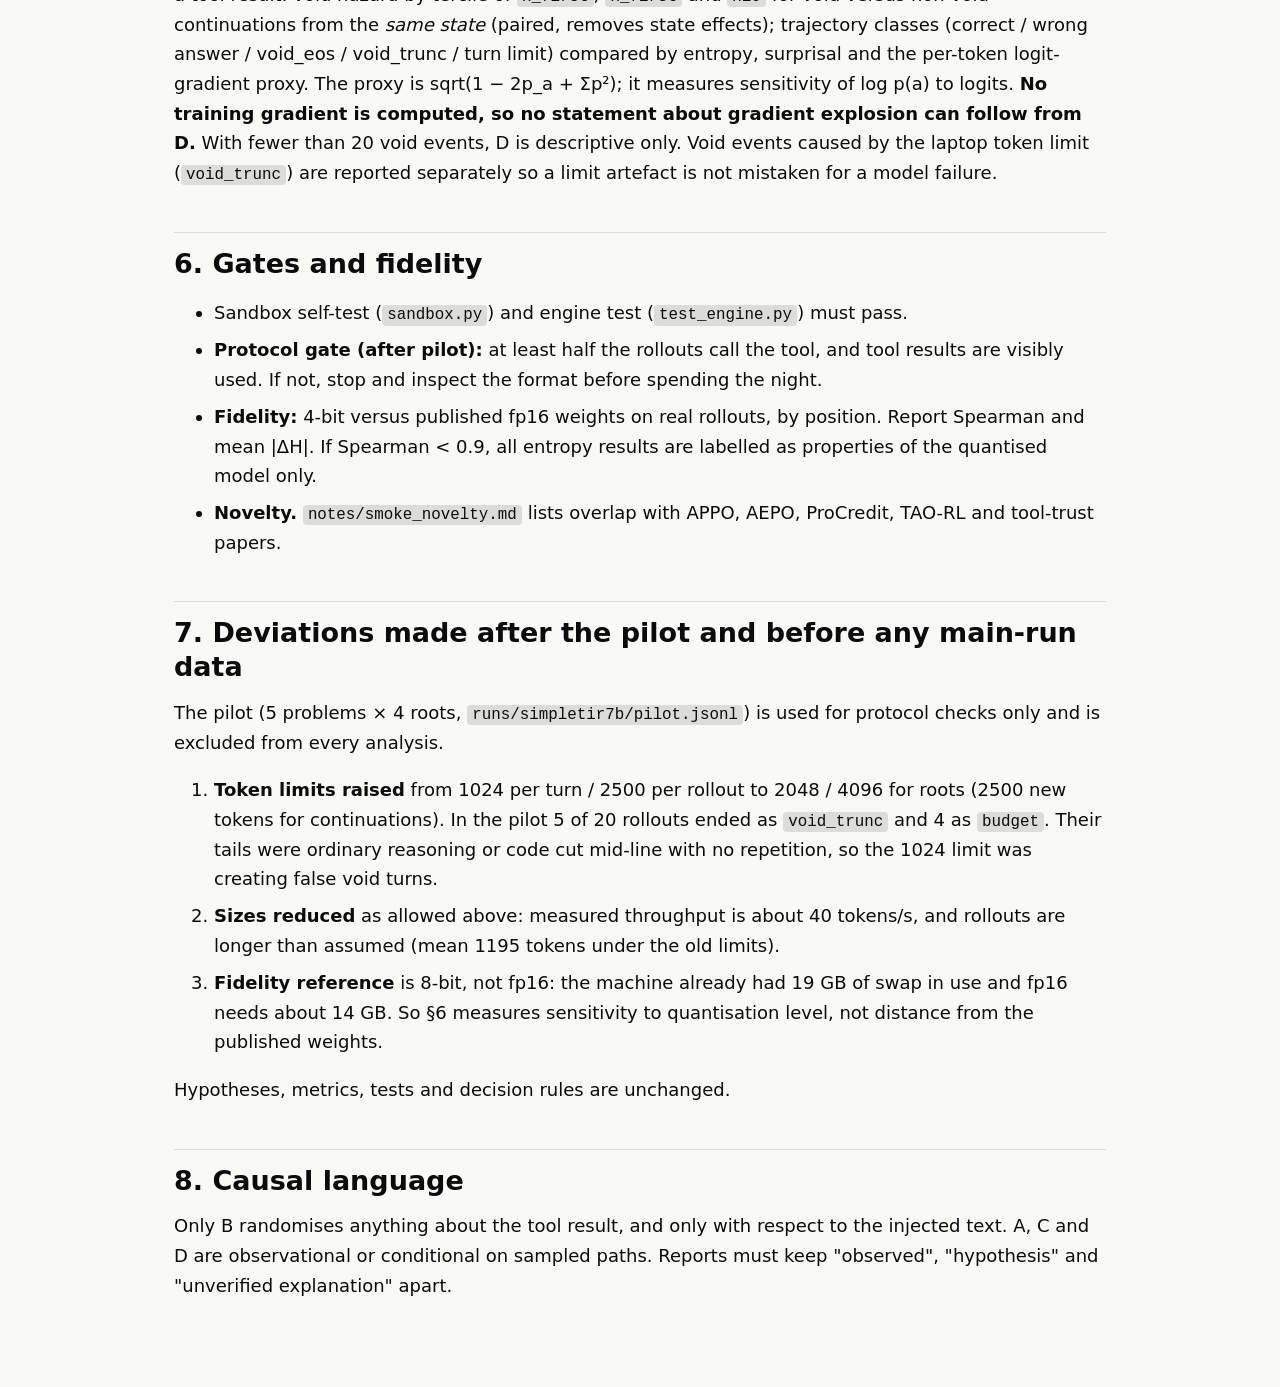
<file: prereg.html>
<!doctype html>
<html lang="en">
<head>
<meta charset="utf-8">
<meta name="viewport" content="width=device-width, initial-scale=1">
<meta name="robots" content="noindex">
<title>Pre-registration</title>
<link rel="stylesheet" href="site.css">
</head>
<body>
<div class="doc">
<p class="back"><a href="./">← 全部结果</a></p>
<h1>Smoke tests: post-tool entropy in tool-integrated reasoning (pre-registration)</h1>
<p>Written 2026-11-04, before any rollout from a trained checkpoint existed (engine tests used an unrelated 0.5B chat model). Sample sizes in §1 may be reduced after the throughput pilot; hypotheses, metrics, tests and decision rules may not change after that. Any later change is listed in <code>report_*.md</code> under &quot;Deviations&quot;.</p>
<p><strong>Question.</strong> Is high token entropy right after a tool result useful exploration, or unstable continuation? How do the content and form of tool feedback change that?</p>
<p><strong>Status of the results.</strong> A smoke test on a laptop: at most about 20 problems, one model family. It can find large effects and rule out a broken design. It cannot establish small effects, and a null means &quot;not detected at this size&quot;.</p>
<h2>1. Setup</h2>
<div class="tw"><table>
<thead>
<tr>
<th>Item</th>
<th>Value</th>
<th>Why</th>
</tr>
</thead>
<tbody>
<tr>
<td>Primary model</td>
<td><code>ZhenghaiXue/Qwen2.5-7B-SimpleTIR</code> (commit <code>fbe635a</code>)</td>
<td>Published checkpoint trained with the void-turn filter; official protocol is public</td>
</tr>
<tr>
<td>Replication model (time permitting)</td>
<td><code>dongguanting/Qwen2.5-7B-ARPO</code></td>
<td>Trained with entropy-guided branching: the other side of the tension</td>
</tr>
<tr>
<td>Precision</td>
<td>4-bit MLX quantisation of the published weights</td>
<td>16 GB laptop, no remote GPU reachable. Fidelity check in §6</td>
</tr>
<tr>
<td>Sampling</td>
<td>T=1, no top-p/top-k</td>
<td>The RL rollout distribution. SimpleTIR validation uses top_p=0.7, so success rates will not match its reported figures directly</td>
</tr>
<tr>
<td>Entropy</td>
<td>Full-vocabulary Shannon entropy in nats at T=1, recorded for every sampled token</td>
<td>Same definition as ARPO/APPO/ProCredit</td>
</tr>
<tr>
<td>Protocol</td>
<td>SimpleTIR <code>agent_utils.py</code>: stop after the first complete code block; <code>strip()</code> of the preceding text; <code>\nCode execution result: {stdout}\n</code>; last stderr line on error; 512-char and 256-token limits; 5 s timeout; max 5 turns (training value)</td>
<td>Same context the policy was trained on</td>
</tr>
<tr>
<td>Limits</td>
<td>2048 tokens per turn; 4096 per root rollout; 2500 new tokens per continuation (see Deviations)</td>
<td>Laptop budget; every truncation is recorded and analysed separately</td>
</tr>
<tr>
<td>Problems</td>
<td>Seeded pool (seed 4212) of 20 AIME 2024 + 40 MATH-500 level 4–5 with integer answers, from the SimpleTIR repo's data files</td>
<td>Verifiable, hard enough for variance. Integer answers keep grading reliable</td>
</tr>
<tr>
<td>Code execution</td>
<td><code>sandbox.py</code>: <code>sandbox-exec</code> with no network, no writes outside a temp dir, no reads of <code>$HOME</code>, no subprocesses, scrubbed env, 2 GB RSS limit</td>
<td>Model-written code on a personal machine</td>
</tr>
</tbody>
</table></div>
<p>Sizes after the pilot: calibration 36 problems × 4 roots; A 15 problems × (2 post-tool + 1 placebo states) × 6 continuations; B 15 prefixes × 7 conditions × 6 continuations; C 10 problems × 5 arms. Originally planned: 60 × 4; 20 × (3+1) × 8; 20 × 7 × 8; 15 × 5.</p>
<h2>2. Problem selection (fixed before seeing calibration results)</h2>
<p>From calibration, keep problems with at least one root that made a tool call and continued. Take up to 70% from mixed-outcome problems (0 &lt; success &lt; 1 over the four roots), then alternate all-correct and all-wrong problems. All draws are seeded. This does not condition on any entropy value. Regression to the mean on success is possible and is why roots are never compared with their own continuations as an effect estimate.</p>
<h2>3. Experiment A: entropy vs continuation quality</h2>
<p><strong>States.</strong> Post-tool states: context up to and including the tool result. Placebo states: a random position in ordinary reasoning text of the same problem's roots, not inside code and not right after a tool result. Without the placebo a correlation could not be attributed to tools.</p>
<p><strong>Entropy predictors.</strong></p>
<ul>
<li><code>H_first</code>: entropy of the first token after the state. Exact, not sampled, and fixed before any continuation is drawn. <strong>The only predictor that cannot be affected by the continuation's outcome.</strong></li>
<li><code>H10</code> (primary), <code>H50</code>: mean token entropy over the first 10 / 50 generated tokens, averaged across continuations. These depend on the sampled path, so an association with outcome can be a consequence of the path rather than a cause.</li>
</ul>
<p><strong>Outcomes per state.</strong></p>
<ul>
<li><code>success</code>: fraction of continuations with the correct boxed answer.</li>
<li><code>valid</code>: fraction ending in a boxed answer, with no void turn, no truncation, no turn-limit stop.</li>
<li><code>void</code>: fraction ending in a void turn (SimpleTIR definition: neither a complete code block nor <code>\boxed</code>). <code>void_eos</code> and <code>void_trunc</code> are reported separately.</li>
<li><code>code_err</code>: fraction with at least one later tool error.</li>
<li><code>pass@k</code> for k=1,2,4,8: exact hypergeometric chance that k draws without replacement from the C continuations include a correct one.</li>
<li><code>answer_div</code>: exp(Shannon entropy) of the answer distribution among valid continuations.</li>
<li><code>strategy_div</code>: exp(Shannon entropy) of a code signature among valid continuations. Signature = sorted set of imported modules, called function names, and control keywords (<code>for</code>, <code>while</code>, <code>if</code>) in the first code block after the state; no code = its own class. <strong>A proxy for strategy, not a judgement of it.</strong></li>
<li><code>outcome_unc</code>: binary entropy of <code>success</code>, i.e. how much the branch outcome depends on the sample (APPO's notion).</li>
</ul>
<p><strong>Tests.</strong> State-level, within-problem Spearman (values demeaned within problem), p by 10,000 within-problem permutations, 95% CI by problem-cluster bootstrap, Benjamini–Hochberg across the primary family (H10 × {success, valid, void, answer_div, strategy_div, outcome_unc}). Same for the placebo states, and the post-tool minus placebo difference with a cluster-bootstrap CI.</p>
<p><strong>Taxonomy (descriptive).</strong> Among states in the top entropy tercile (<code>H10</code>, within the whole sample): <em>productive</em> = valid ≥ 0.75, success &gt; 0, and answer_div or strategy_div ≥ 1.5; <em>degenerate</em> = valid &lt; 0.75; <em>lexical</em> = valid ≥ 0.75, answer_div &lt; 1.5, strategy_div &lt; 1.5; <em>misled</em> = valid ≥ 0.75, success = 0, diverse. Thresholds fixed here.</p>
<p><strong>Reading.</strong></p>
<ul>
<li>Evidence for &quot;entropy marks useful exploration&quot;: H10 positively related to pass@8 or diversity, without a drop in <code>valid</code>.</li>
<li>Evidence for &quot;entropy marks instability&quot;: H10 negatively related to <code>valid</code> / positively to <code>void</code>.</li>
<li>Both can hold at once; the taxonomy is what separates them.</li>
<li>A correlation only counts as tool-specific if the CI of the post-tool minus placebo difference excludes 0.</li>
</ul>
<h2>4. Experiment B: tool feedback intervention (the causal arm)</h2>
<p><strong>Prefix.</strong> One per problem: the first root whose first code turn ran with non-empty stdout of at most 200 characters containing a digit and no <code>\boxed</code>. Selected on the tool result only, never on the outcome. Same prefix across all conditions, same seed list.</p>
<p><strong>Conditions.</strong></p>
<div class="tw"><table>
<thead>
<tr>
<th>Condition</th>
<th>Text after the code block</th>
<th>What changes relative to <code>normal</code></th>
</tr>
</thead>
<tbody>
<tr>
<td><code>normal</code></td>
<td>real stdout in the official format</td>
<td>reference</td>
</tr>
<tr>
<td><code>perturbed</code></td>
<td>digits changed, same format and length, gold value excluded</td>
<td>content only (wrong value)</td>
</tr>
<tr>
<td><code>irrelevant</code></td>
<td>stdout of a different problem's prefix</td>
<td>content only (unrelated)</td>
</tr>
<tr>
<td><code>error</code></td>
<td><code>ZeroDivisionError: division by zero</code> in the official format</td>
<td>execution failed, no information</td>
</tr>
<tr>
<td><code>verbose</code></td>
<td>same stdout wrapped in sandbox log lines, under the 512-char limit</td>
<td>length and structure, same information</td>
</tr>
<tr>
<td><code>text_only</code></td>
<td><code>\nThis gives: {stdout}\n</code></td>
<td>form only (not marked as a tool result)</td>
</tr>
<tr>
<td><code>empty</code></td>
<td><code>\nCode execution result: \n</code></td>
<td>no information; real output for code that prints nothing</td>
</tr>
</tbody>
</table></div>
<p><code>error_name</code> and <code>timeout</code> are measured at the first token only (no sampling).</p>
<p><strong>Outcomes.</strong> <code>H_first</code> and JS divergence from <code>normal</code> at the first token (both exact), <code>H10</code>, <code>H50</code>, valid, void, success, code_err, extra tool calls, plus: <code>adopt</code> (final answer contains a number from the injected payload) and <code>retry</code> (model calls a tool again).</p>
<p><strong>Tests.</strong> Paired by prefix: each condition minus <code>normal</code>. Wilcoxon signed-rank, Holm across the six conditions within each outcome; 95% CI by bootstrap over prefixes. A condition's effect is called <em>detected</em> only when Holm-adjusted p &lt; 0.05 and the CI excludes 0.</p>
<p><strong>Key contrast.</strong> <em>Dissociation</em>: two conditions with similar H10 (|difference| &lt; 0.1 nats) but <code>valid</code> or <code>success</code> differing by more than 0.2 with a CI excluding 0; or a condition that raises entropy without lowering quality alongside one that raises it and lowers quality. Either would show entropy does not by itself determine continuation quality. The absence of any dissociation would count against the idea.</p>
<p><strong>Length confound.</strong> <code>verbose</code> changes length by design, and the other conditions differ by a few tokens. Observation length is reported per condition. <code>perturbed</code> and <code>irrelevant</code> are the clean content contrasts; <code>text_only</code> is the clean form contrast.</p>
<h2>5. Experiments C and D</h2>
<p><strong>C: branching at inference time.</strong> For each problem, every arm starts from the same two roots (the first two calibration rollouts) and has the same budget: tokens = 3 × mean root tokens (clamped to 600–3000), tool calls = 3 × mean root calls (at least 3). Arms choose where to resample: <code>random</code> token, <code>tool_boundary</code> (first token after a tool result), <code>high_entropy</code> (highest entropy over all policy tokens), <code>low_entropy</code> (lowest), and <code>posttool_high</code> (highest within 50 tokens after a tool result, closest to ARPO). A minimum spacing of 8 tokens avoids spending the budget on adjacent positions. A branch that crosses the budget is cut off and counts as spent.</p>
<p>Primary: <code>pass@budget</code> (any leaf correct, including the roots), on all problems and on the <em>rescue</em> subset where both roots failed. Secondary: valid rate of branches, distinct valid answers, correct branches per 1,000 tokens. Each arm versus <code>random</code>, paired by problem, exact sign test; with 15 problems only a large effect could be detected, so results are descriptive unless the test passes.</p>
<p><strong>D: void-turn audit, no new generation.</strong> All rollouts from calibration, A, B and C. Per turn following a tool result: void hazard by tercile of <code>H_first</code>; <code>H_first</code> and <code>H10</code> for void versus non-void continuations from the <em>same state</em> (paired, removes state effects); trajectory classes (correct / wrong answer / void_eos / void_trunc / turn limit) compared by entropy, surprisal and the per-token logit-gradient proxy. The proxy is sqrt(1 − 2p_a + Σp²); it measures sensitivity of log p(a) to logits. <strong>No training gradient is computed, so no statement about gradient explosion can follow from D.</strong> With fewer than 20 void events, D is descriptive only. Void events caused by the laptop token limit (<code>void_trunc</code>) are reported separately so a limit artefact is not mistaken for a model failure.</p>
<h2>6. Gates and fidelity</h2>
<ul>
<li>Sandbox self-test (<code>sandbox.py</code>) and engine test (<code>test_engine.py</code>) must pass.</li>
<li><strong>Protocol gate (after pilot):</strong> at least half the rollouts call the tool, and tool results are visibly used. If not, stop and inspect the format before spending the night.</li>
<li><strong>Fidelity:</strong> 4-bit versus published fp16 weights on real rollouts, by position. Report Spearman and mean |ΔH|. If Spearman &lt; 0.9, all entropy results are labelled as properties of the quantised model only.</li>
<li><strong>Novelty.</strong> <code>notes/smoke_novelty.md</code> lists overlap with APPO, AEPO, ProCredit, TAO-RL and tool-trust papers.</li>
</ul>
<h2>7. Deviations made after the pilot and before any main-run data</h2>
<p>The pilot (5 problems × 4 roots, <code>runs/simpletir7b/pilot.jsonl</code>) is used for protocol checks only and is excluded from every analysis.</p>
<ol>
<li><strong>Token limits raised</strong> from 1024 per turn / 2500 per rollout to 2048 / 4096 for roots (2500 new tokens for continuations). In the pilot 5 of 20 rollouts ended as <code>void_trunc</code> and 4 as <code>budget</code>. Their tails were ordinary reasoning or code cut mid-line with no repetition, so the 1024 limit was creating false void turns.</li>
<li><strong>Sizes reduced</strong> as allowed above: measured throughput is about 40 tokens/s, and rollouts are longer than assumed (mean 1195 tokens under the old limits).</li>
<li><strong>Fidelity reference</strong> is 8-bit, not fp16: the machine already had 19 GB of swap in use and fp16 needs about 14 GB. So §6 measures sensitivity to quantisation level, not distance from the published weights.</li>
</ol>
<p>Hypotheses, metrics, tests and decision rules are unchanged.</p>
<h2>8. Causal language</h2>
<p>Only B randomises anything about the tool result, and only with respect to the injected text. A, C and D are observational or conditional on sampled paths. Reports must keep &quot;observed&quot;, &quot;hypothesis&quot; and &quot;unverified explanation&quot; apart.</p>

</div>
</body>
</html>
</file>
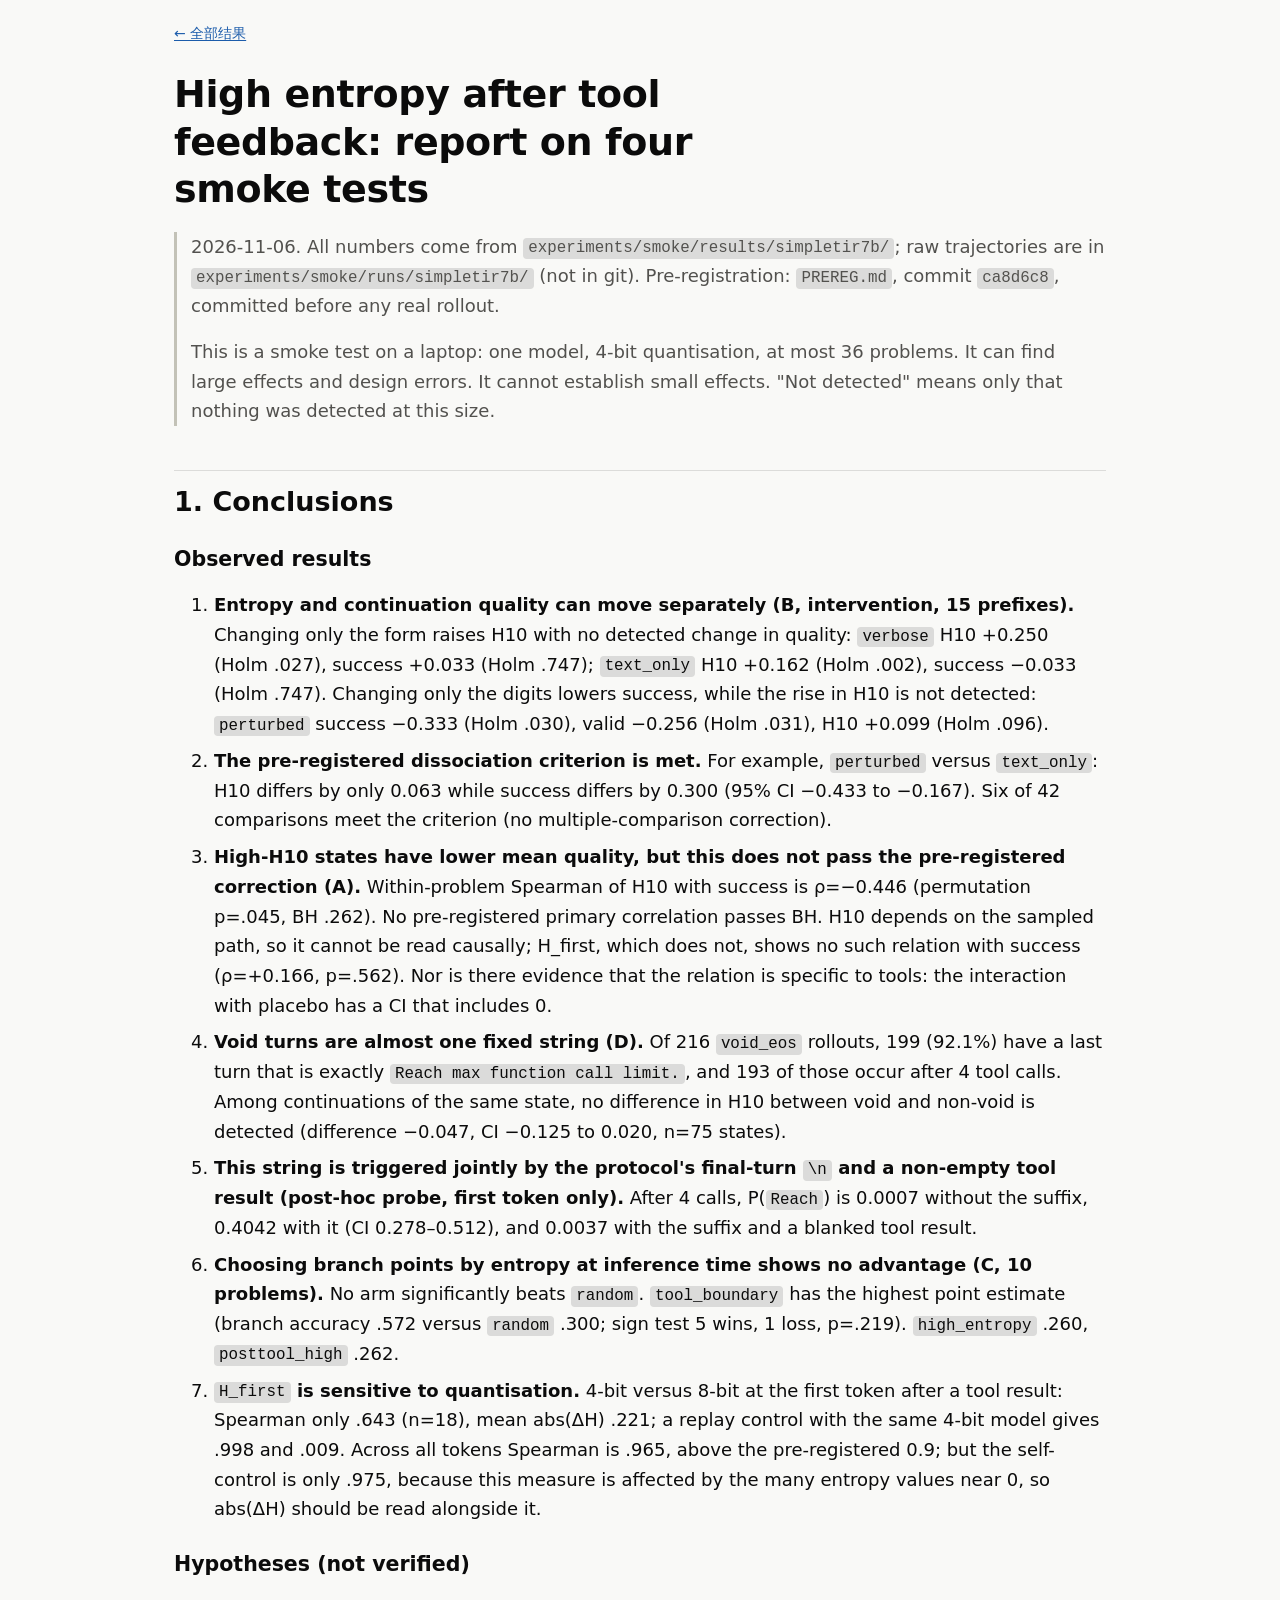
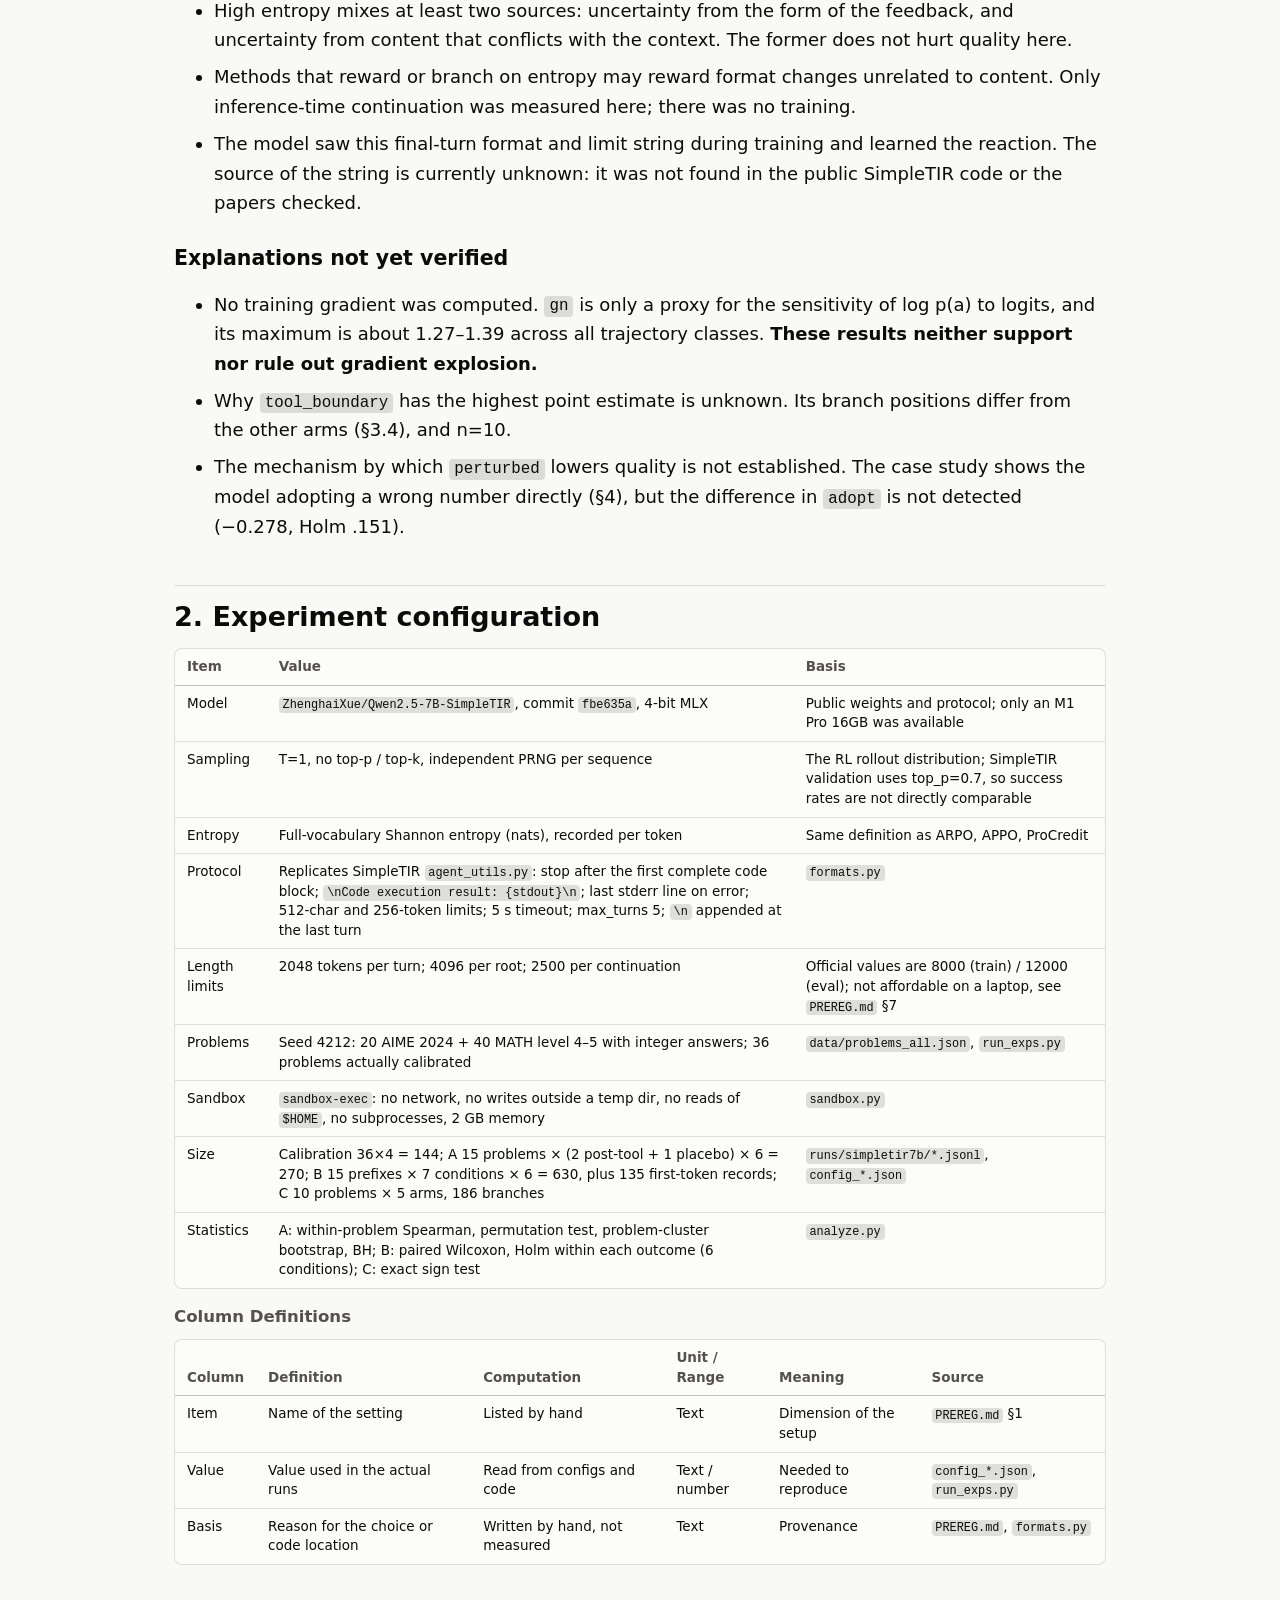
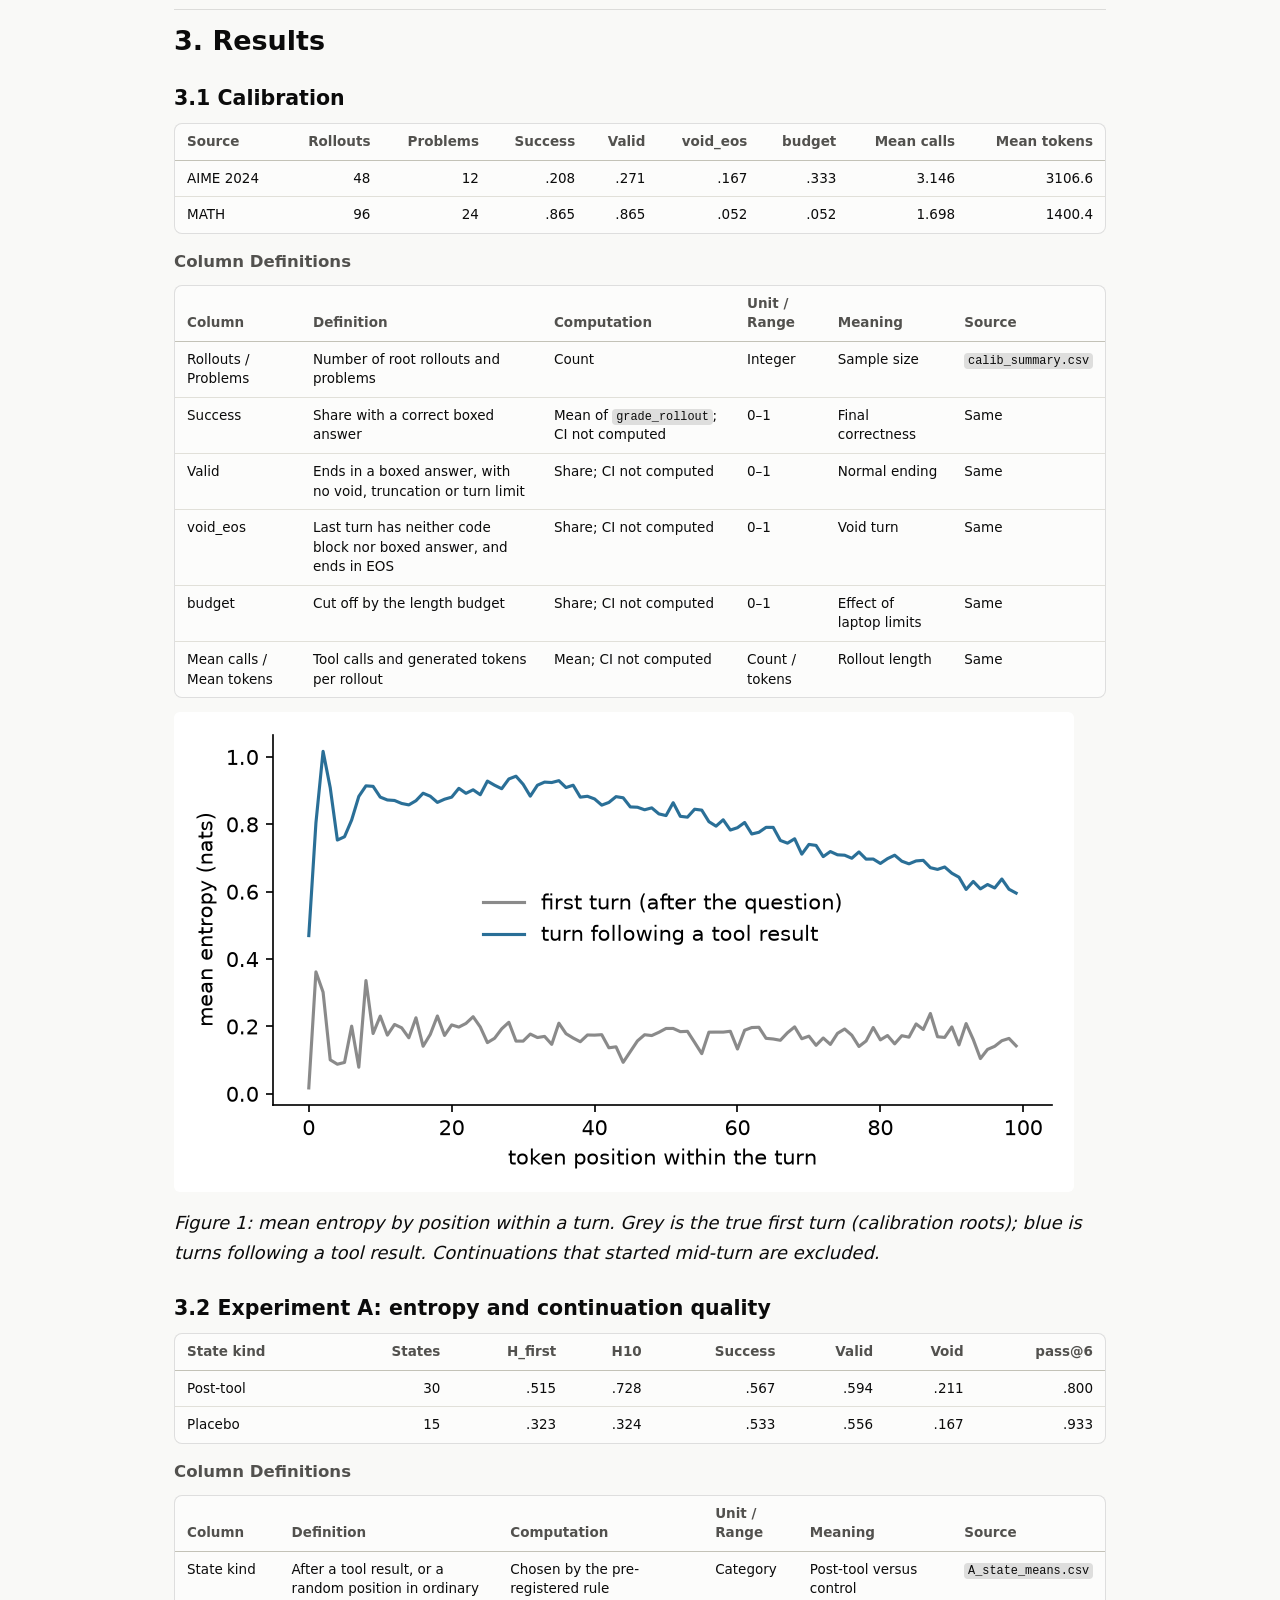
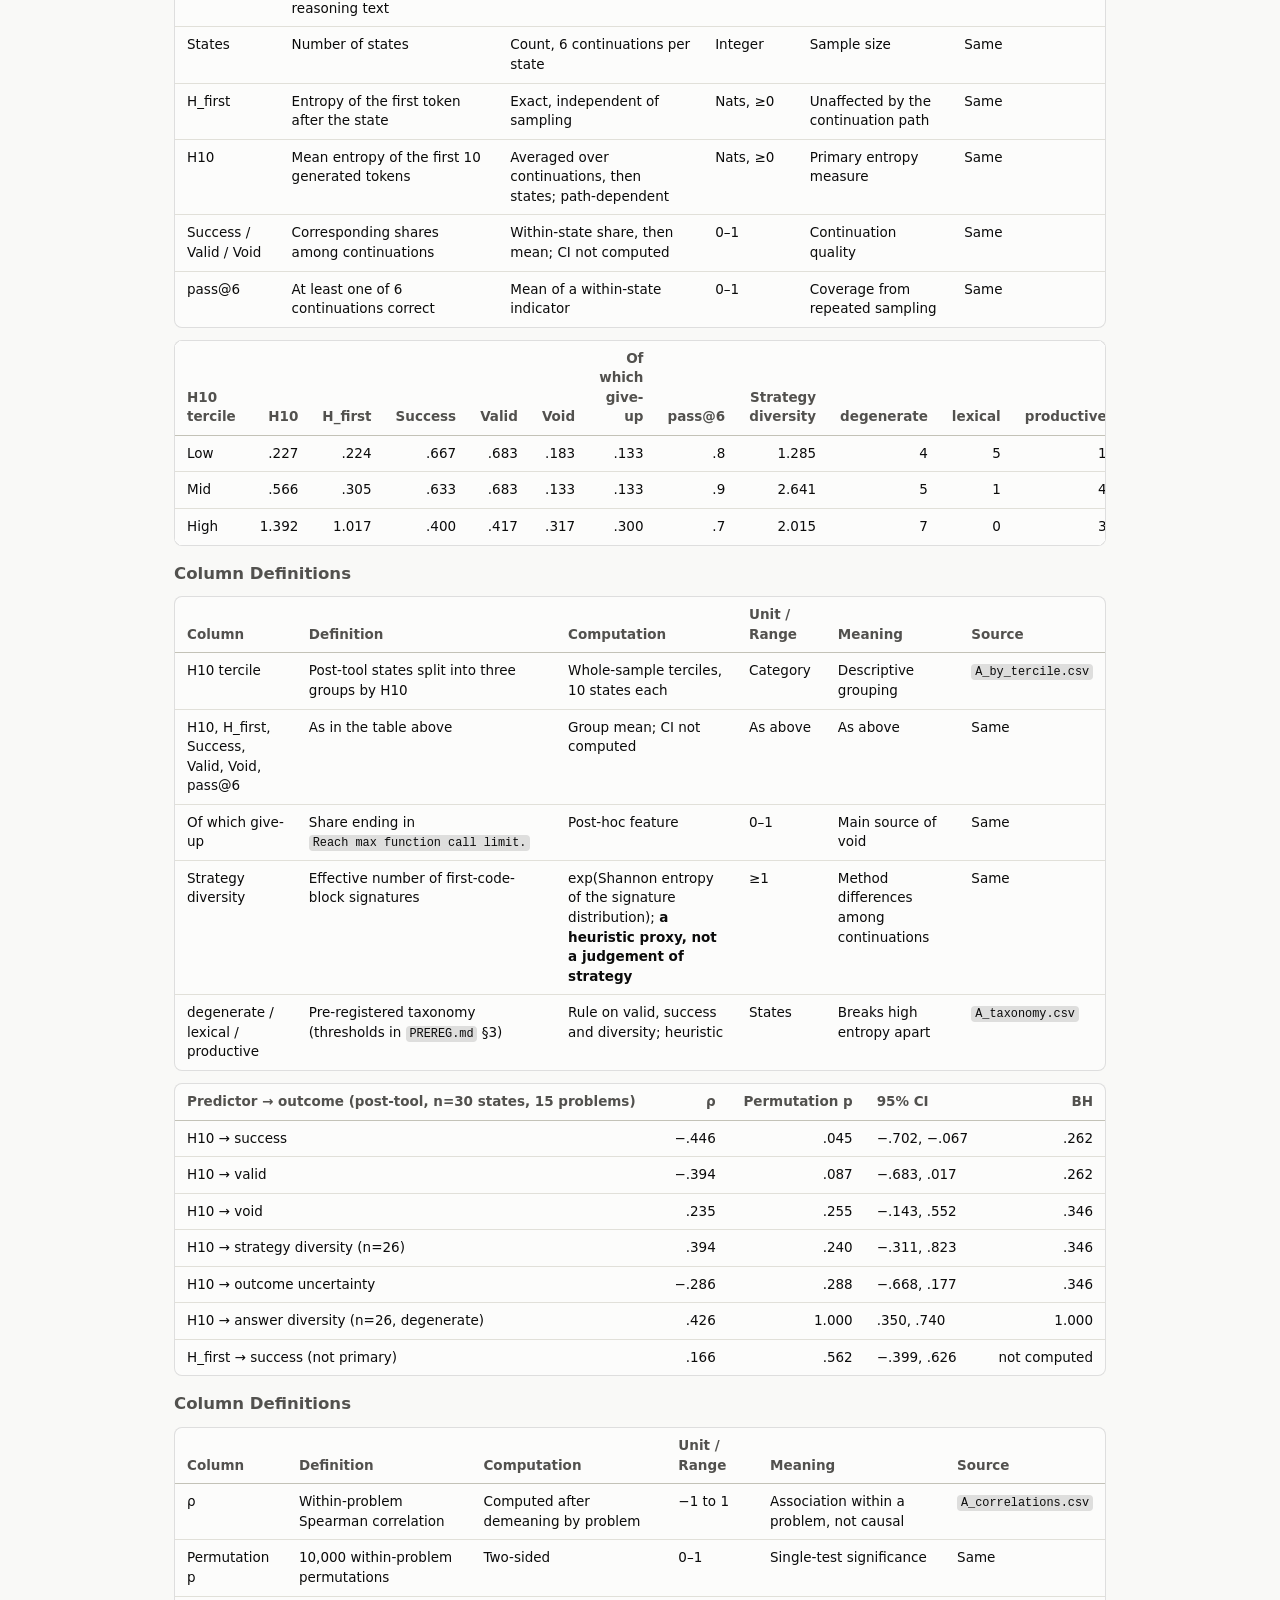
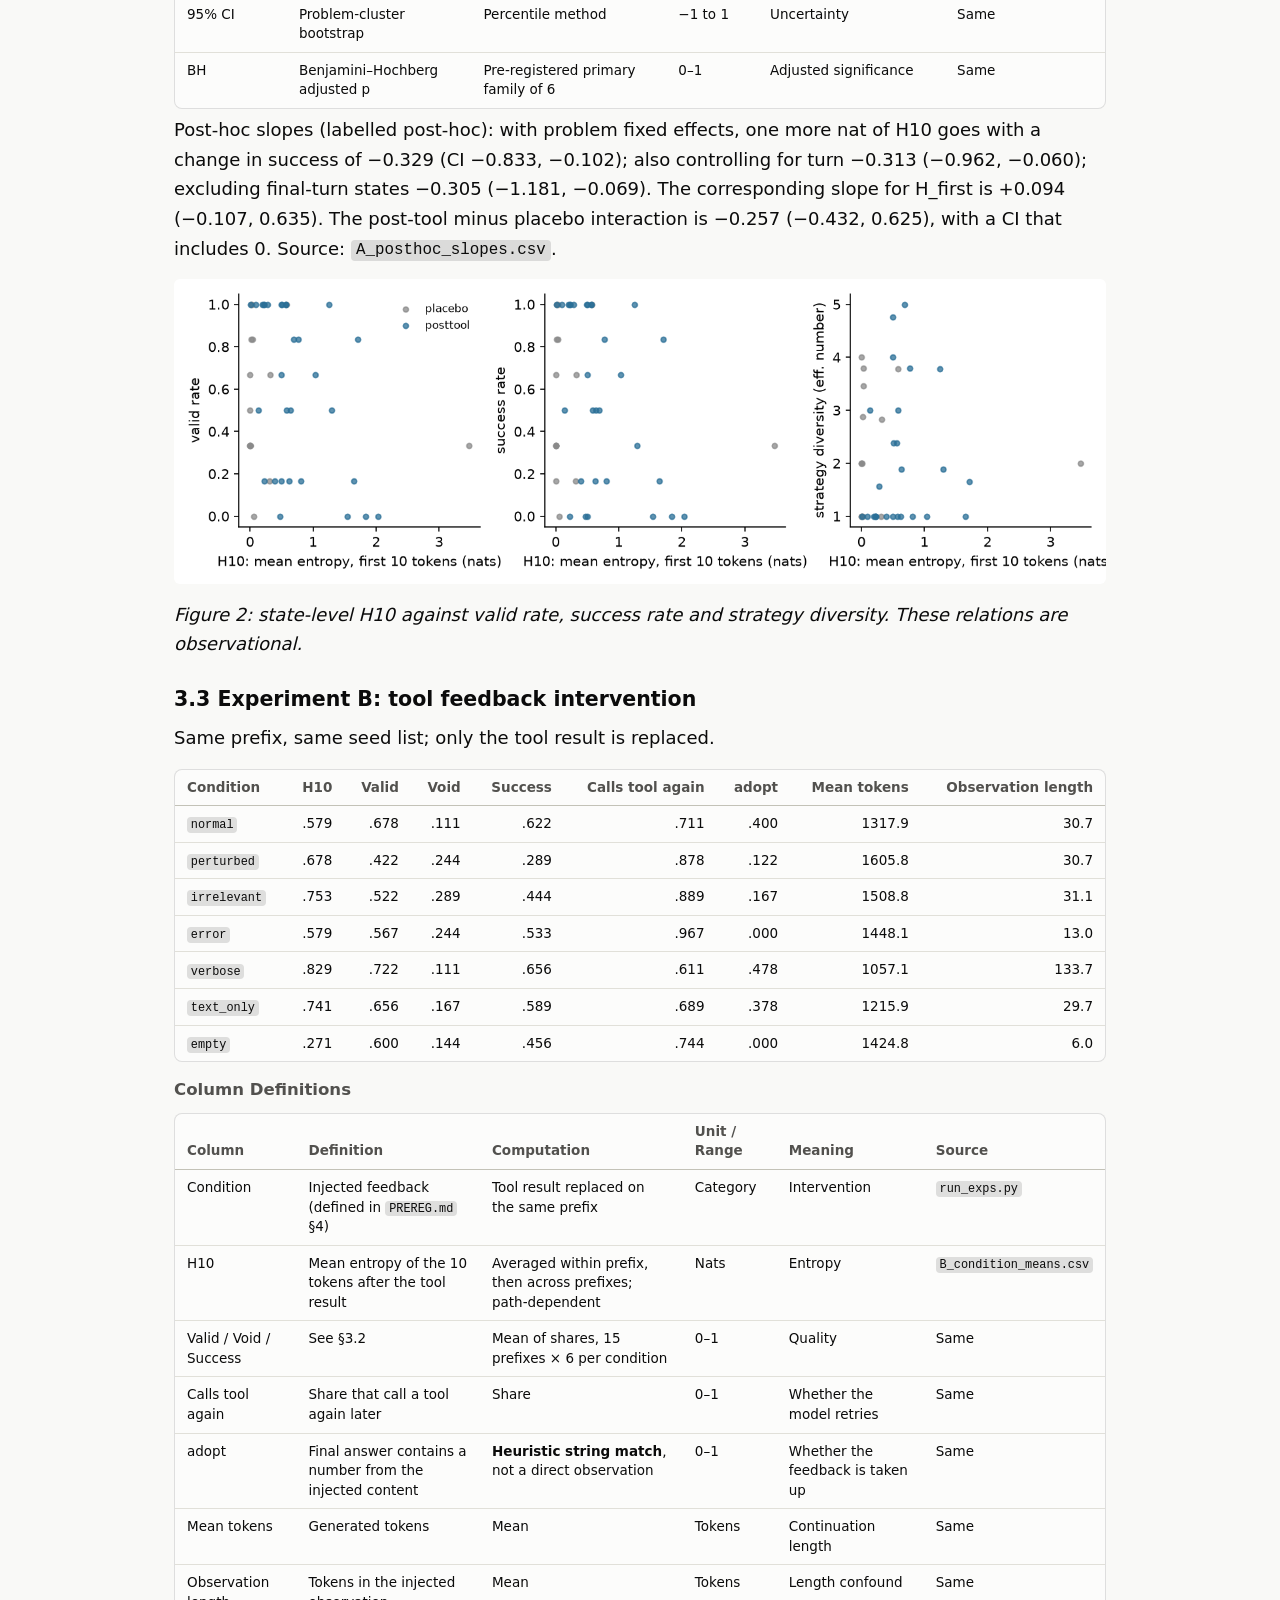
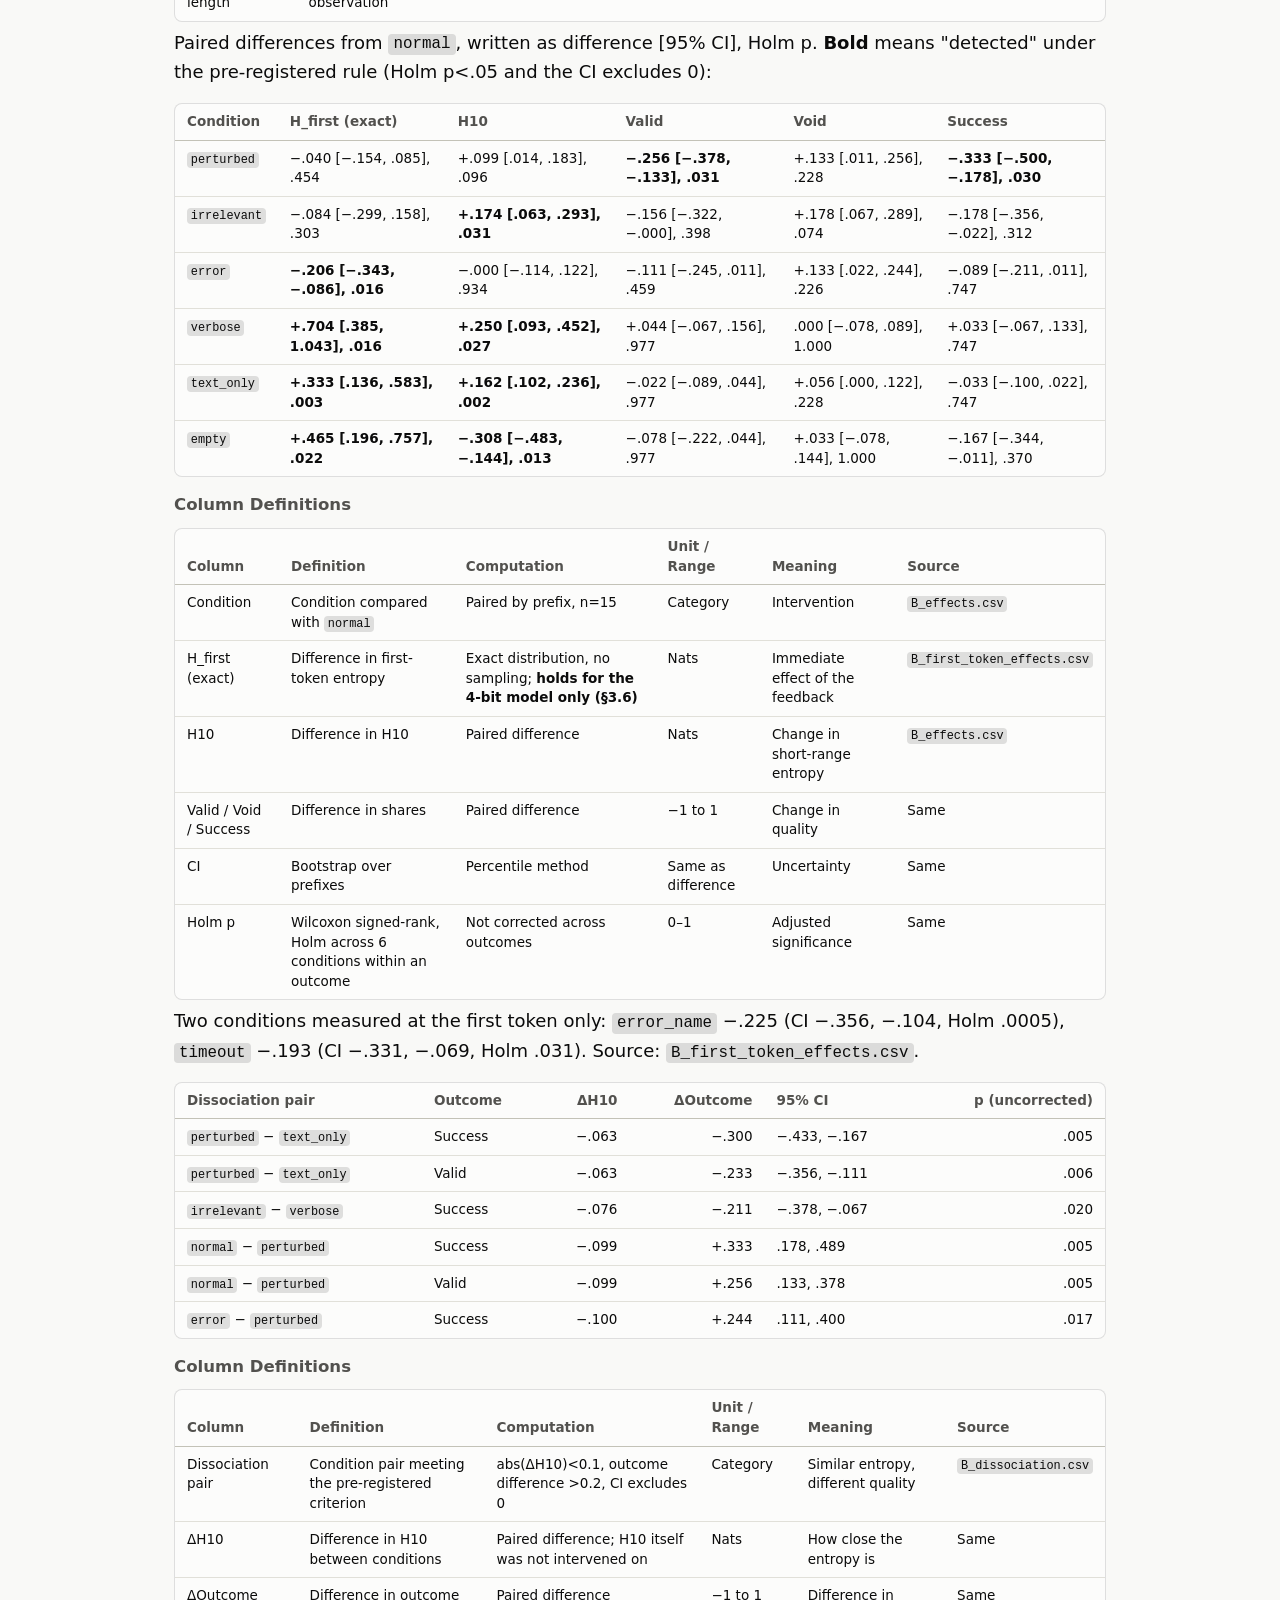
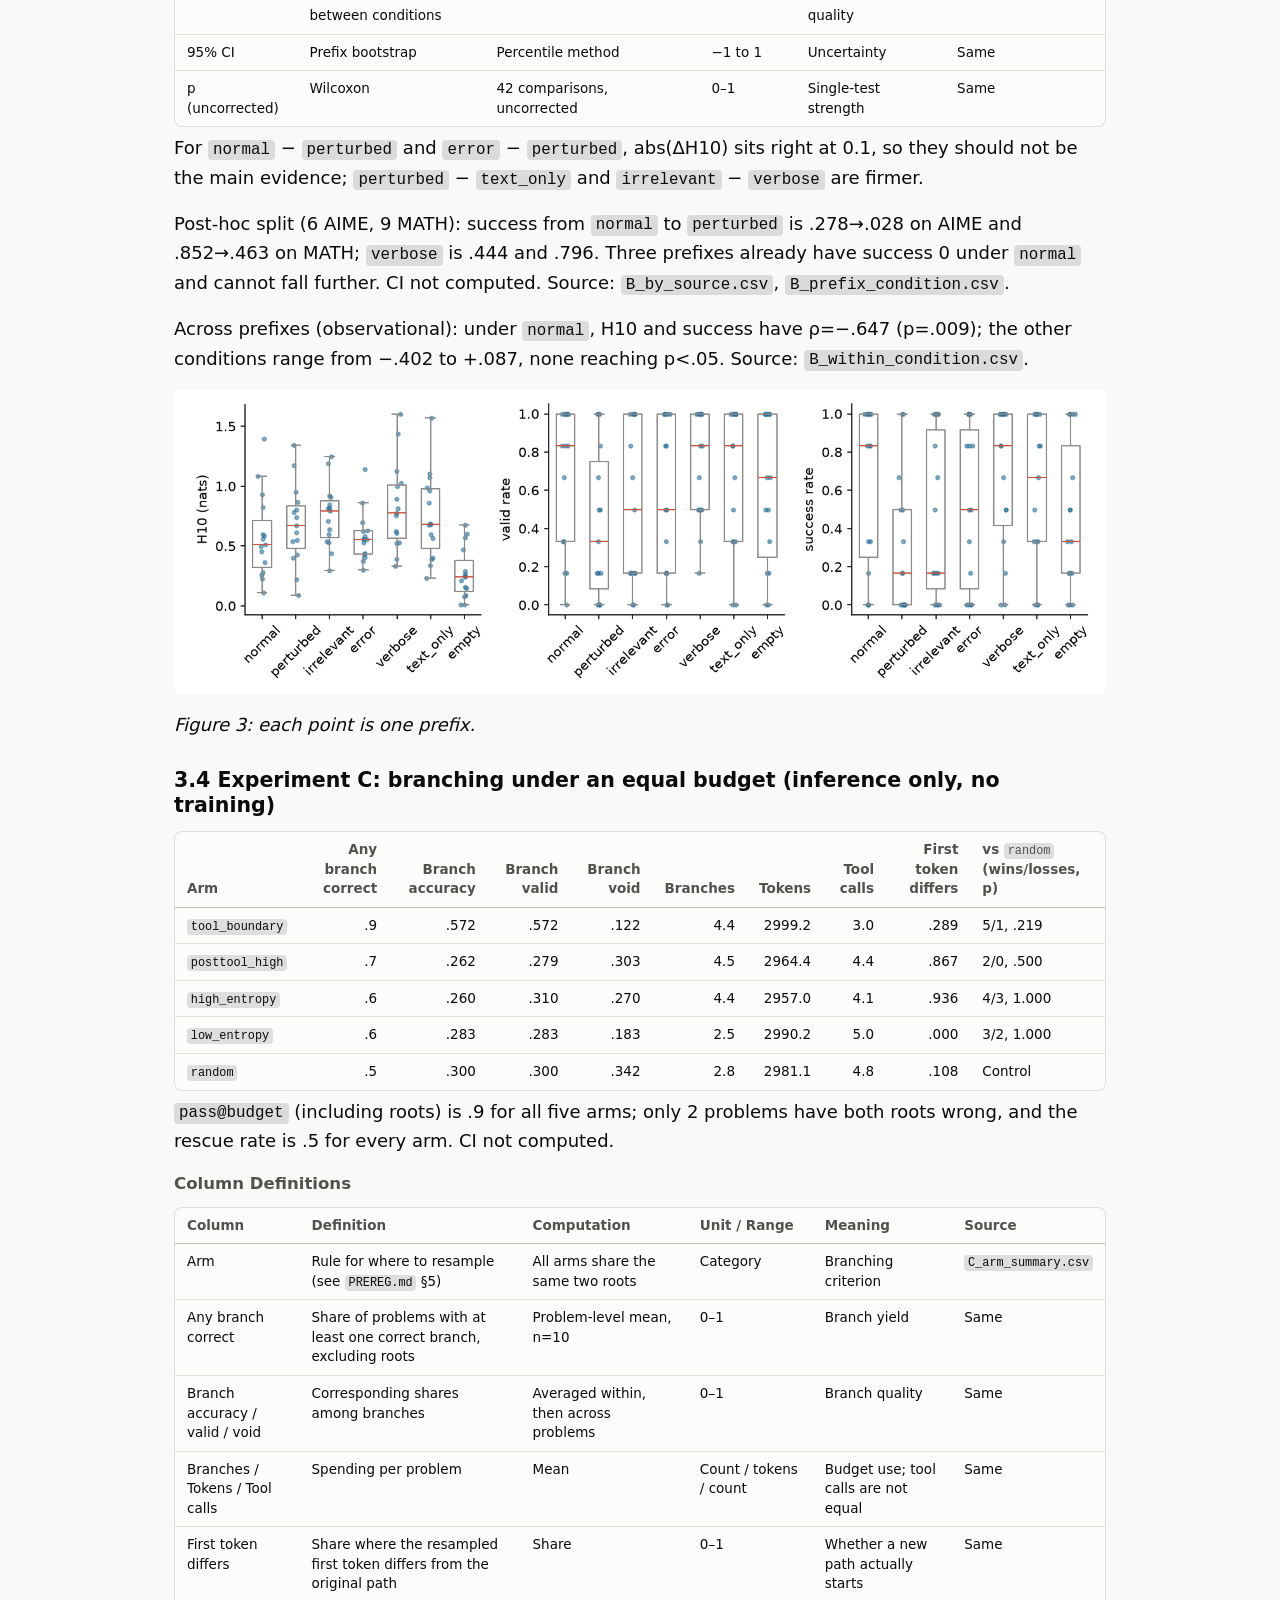
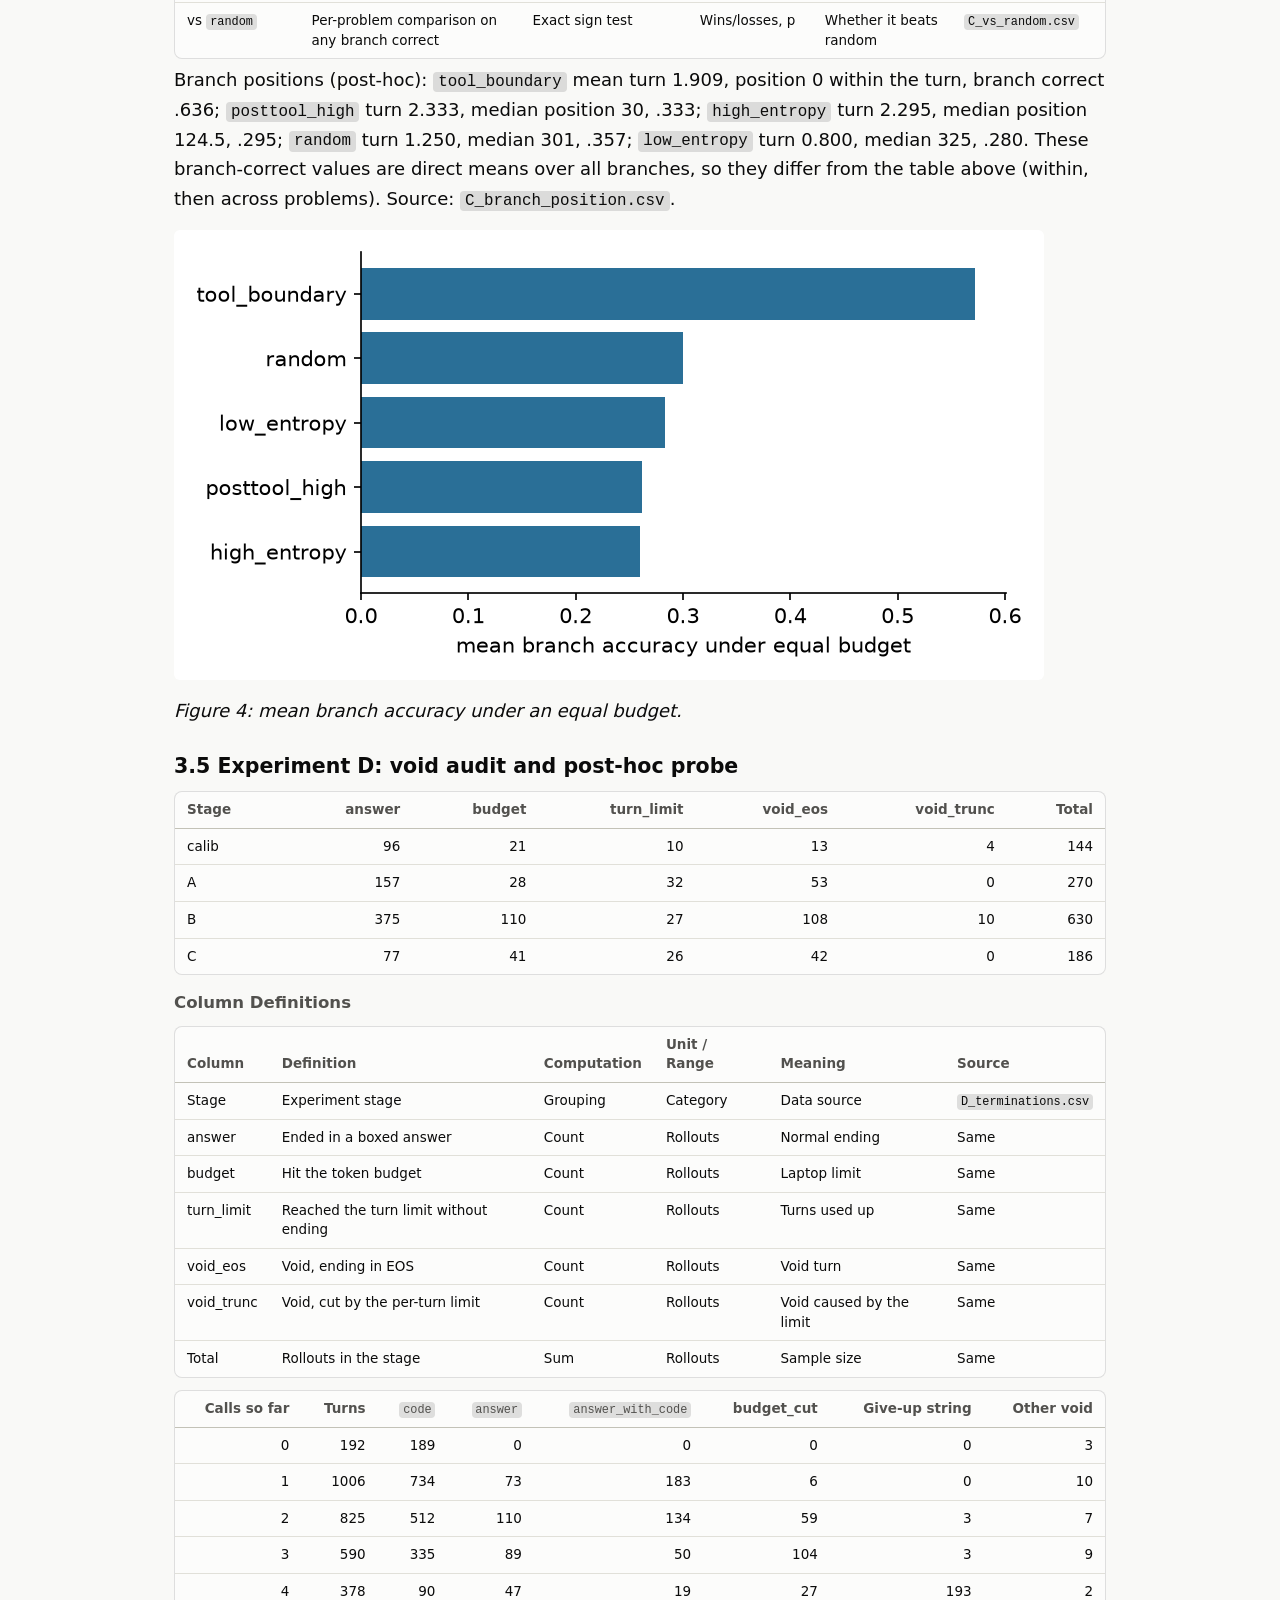
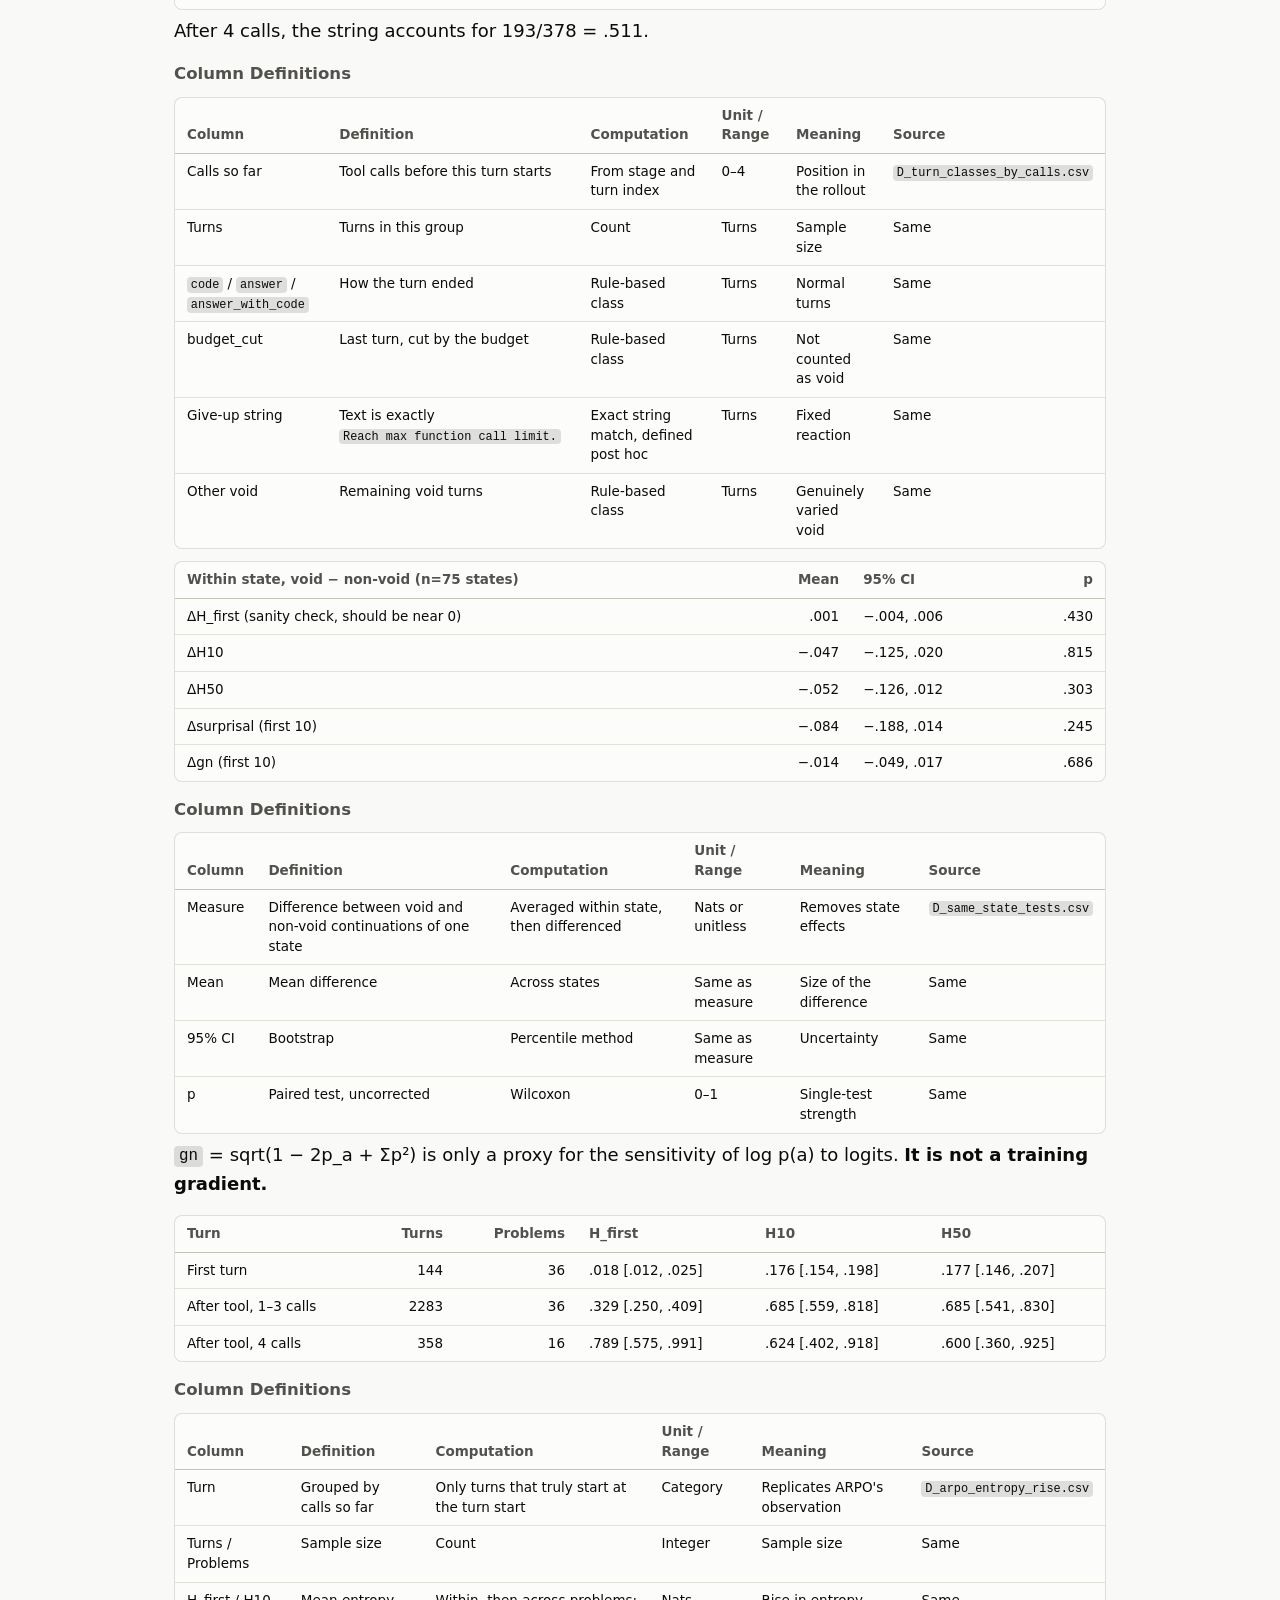
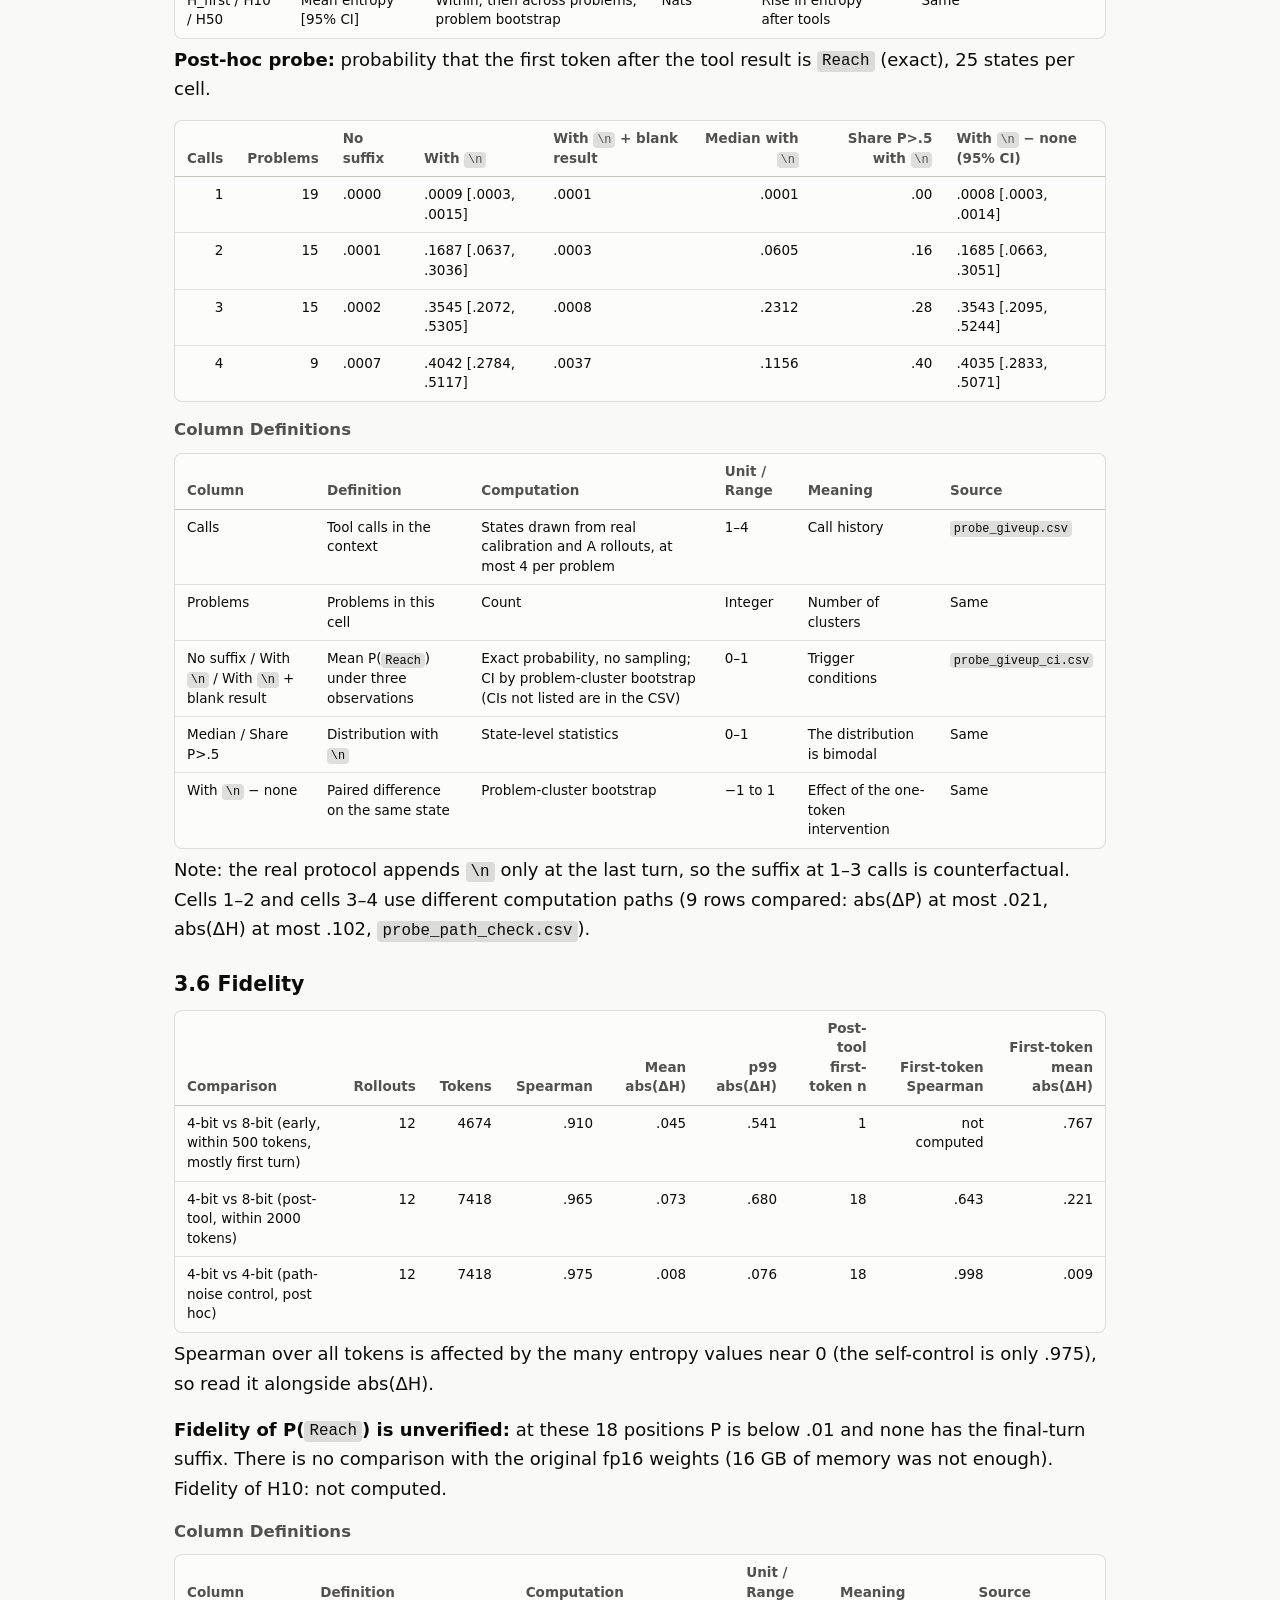
<file: report_en.html>
<!doctype html>
<html lang="en">
<head>
<meta charset="utf-8">
<meta name="viewport" content="width=device-width, initial-scale=1">
<meta name="robots" content="noindex">
<title>Full report (English)</title>
<link rel="stylesheet" href="site.css">
</head>
<body>
<div class="doc">
<p class="back"><a href="./">← 全部结果</a></p>
<h1>High entropy after tool feedback: report on four smoke tests</h1>
<blockquote>
<p>2026-11-06. All numbers come from <code>experiments/smoke/results/simpletir7b/</code>; raw trajectories are in <code>experiments/smoke/runs/simpletir7b/</code> (not in git). Pre-registration: <code>PREREG.md</code>, commit <code>ca8d6c8</code>, committed before any real rollout.</p>
<p>This is a smoke test on a laptop: one model, 4-bit quantisation, at most 36 problems. It can find large effects and design errors. It cannot establish small effects. &quot;Not detected&quot; means only that nothing was detected at this size.</p>
</blockquote>
<h2>1. Conclusions</h2>
<h3>Observed results</h3>
<ol>
<li><strong>Entropy and continuation quality can move separately (B, intervention, 15 prefixes).</strong> Changing only the form raises H10 with no detected change in quality: <code>verbose</code> H10 +0.250 (Holm .027), success +0.033 (Holm .747); <code>text_only</code> H10 +0.162 (Holm .002), success −0.033 (Holm .747). Changing only the digits lowers success, while the rise in H10 is not detected: <code>perturbed</code> success −0.333 (Holm .030), valid −0.256 (Holm .031), H10 +0.099 (Holm .096).</li>
<li><strong>The pre-registered dissociation criterion is met.</strong> For example, <code>perturbed</code> versus <code>text_only</code>: H10 differs by only 0.063 while success differs by 0.300 (95% CI −0.433 to −0.167). Six of 42 comparisons meet the criterion (no multiple-comparison correction).</li>
<li><strong>High-H10 states have lower mean quality, but this does not pass the pre-registered correction (A).</strong> Within-problem Spearman of H10 with success is ρ=−0.446 (permutation p=.045, BH .262). No pre-registered primary correlation passes BH. H10 depends on the sampled path, so it cannot be read causally; H_first, which does not, shows no such relation with success (ρ=+0.166, p=.562). Nor is there evidence that the relation is specific to tools: the interaction with placebo has a CI that includes 0.</li>
<li><strong>Void turns are almost one fixed string (D).</strong> Of 216 <code>void_eos</code> rollouts, 199 (92.1%) have a last turn that is exactly <code>Reach max function call limit.</code>, and 193 of those occur after 4 tool calls. Among continuations of the same state, no difference in H10 between void and non-void is detected (difference −0.047, CI −0.125 to 0.020, n=75 states).</li>
<li><strong>This string is triggered jointly by the protocol's final-turn <code>\n</code> and a non-empty tool result (post-hoc probe, first token only).</strong> After 4 calls, P(<code>Reach</code>) is 0.0007 without the suffix, 0.4042 with it (CI 0.278–0.512), and 0.0037 with the suffix and a blanked tool result.</li>
<li><strong>Choosing branch points by entropy at inference time shows no advantage (C, 10 problems).</strong> No arm significantly beats <code>random</code>. <code>tool_boundary</code> has the highest point estimate (branch accuracy .572 versus <code>random</code> .300; sign test 5 wins, 1 loss, p=.219). <code>high_entropy</code> .260, <code>posttool_high</code> .262.</li>
<li><strong><code>H_first</code> is sensitive to quantisation.</strong> 4-bit versus 8-bit at the first token after a tool result: Spearman only .643 (n=18), mean abs(ΔH) .221; a replay control with the same 4-bit model gives .998 and .009. Across all tokens Spearman is .965, above the pre-registered 0.9; but the self-control is only .975, because this measure is affected by the many entropy values near 0, so abs(ΔH) should be read alongside it.</li>
</ol>
<h3>Hypotheses (not verified)</h3>
<ul>
<li>High entropy mixes at least two sources: uncertainty from the form of the feedback, and uncertainty from content that conflicts with the context. The former does not hurt quality here.</li>
<li>Methods that reward or branch on entropy may reward format changes unrelated to content. Only inference-time continuation was measured here; there was no training.</li>
<li>The model saw this final-turn format and limit string during training and learned the reaction. The source of the string is currently unknown: it was not found in the public SimpleTIR code or the papers checked.</li>
</ul>
<h3>Explanations not yet verified</h3>
<ul>
<li>No training gradient was computed. <code>gn</code> is only a proxy for the sensitivity of log p(a) to logits, and its maximum is about 1.27–1.39 across all trajectory classes. <strong>These results neither support nor rule out gradient explosion.</strong></li>
<li>Why <code>tool_boundary</code> has the highest point estimate is unknown. Its branch positions differ from the other arms (§3.4), and n=10.</li>
<li>The mechanism by which <code>perturbed</code> lowers quality is not established. The case study shows the model adopting a wrong number directly (§4), but the difference in <code>adopt</code> is not detected (−0.278, Holm .151).</li>
</ul>
<h2>2. Experiment configuration</h2>
<div class="tw"><table>
<thead>
<tr>
<th>Item</th>
<th>Value</th>
<th>Basis</th>
</tr>
</thead>
<tbody>
<tr>
<td>Model</td>
<td><code>ZhenghaiXue/Qwen2.5-7B-SimpleTIR</code>, commit <code>fbe635a</code>, 4-bit MLX</td>
<td>Public weights and protocol; only an M1 Pro 16GB was available</td>
</tr>
<tr>
<td>Sampling</td>
<td>T=1, no top-p / top-k, independent PRNG per sequence</td>
<td>The RL rollout distribution; SimpleTIR validation uses top_p=0.7, so success rates are not directly comparable</td>
</tr>
<tr>
<td>Entropy</td>
<td>Full-vocabulary Shannon entropy (nats), recorded per token</td>
<td>Same definition as ARPO, APPO, ProCredit</td>
</tr>
<tr>
<td>Protocol</td>
<td>Replicates SimpleTIR <code>agent_utils.py</code>: stop after the first complete code block; <code>\nCode execution result: {stdout}\n</code>; last stderr line on error; 512-char and 256-token limits; 5 s timeout; max_turns 5; <code>\n</code> appended at the last turn</td>
<td><code>formats.py</code></td>
</tr>
<tr>
<td>Length limits</td>
<td>2048 tokens per turn; 4096 per root; 2500 per continuation</td>
<td>Official values are 8000 (train) / 12000 (eval); not affordable on a laptop, see <code>PREREG.md</code> §7</td>
</tr>
<tr>
<td>Problems</td>
<td>Seed 4212: 20 AIME 2024 + 40 MATH level 4–5 with integer answers; 36 problems actually calibrated</td>
<td><code>data/problems_all.json</code>, <code>run_exps.py</code></td>
</tr>
<tr>
<td>Sandbox</td>
<td><code>sandbox-exec</code>: no network, no writes outside a temp dir, no reads of <code>$HOME</code>, no subprocesses, 2 GB memory</td>
<td><code>sandbox.py</code></td>
</tr>
<tr>
<td>Size</td>
<td>Calibration 36×4 = 144; A 15 problems × (2 post-tool + 1 placebo) × 6 = 270; B 15 prefixes × 7 conditions × 6 = 630, plus 135 first-token records; C 10 problems × 5 arms, 186 branches</td>
<td><code>runs/simpletir7b/*.jsonl</code>, <code>config_*.json</code></td>
</tr>
<tr>
<td>Statistics</td>
<td>A: within-problem Spearman, permutation test, problem-cluster bootstrap, BH; B: paired Wilcoxon, Holm within each outcome (6 conditions); C: exact sign test</td>
<td><code>analyze.py</code></td>
</tr>
</tbody>
</table></div>
<h4>Column Definitions</h4>
<div class="tw"><table>
<thead>
<tr>
<th>Column</th>
<th>Definition</th>
<th>Computation</th>
<th>Unit / Range</th>
<th>Meaning</th>
<th>Source</th>
</tr>
</thead>
<tbody>
<tr>
<td>Item</td>
<td>Name of the setting</td>
<td>Listed by hand</td>
<td>Text</td>
<td>Dimension of the setup</td>
<td><code>PREREG.md</code> §1</td>
</tr>
<tr>
<td>Value</td>
<td>Value used in the actual runs</td>
<td>Read from configs and code</td>
<td>Text / number</td>
<td>Needed to reproduce</td>
<td><code>config_*.json</code>, <code>run_exps.py</code></td>
</tr>
<tr>
<td>Basis</td>
<td>Reason for the choice or code location</td>
<td>Written by hand, not measured</td>
<td>Text</td>
<td>Provenance</td>
<td><code>PREREG.md</code>, <code>formats.py</code></td>
</tr>
</tbody>
</table></div>
<h2>3. Results</h2>
<h3>3.1 Calibration</h3>
<div class="tw"><table>
<thead>
<tr>
<th>Source</th>
<th style="text-align:right">Rollouts</th>
<th style="text-align:right">Problems</th>
<th style="text-align:right">Success</th>
<th style="text-align:right">Valid</th>
<th style="text-align:right">void_eos</th>
<th style="text-align:right">budget</th>
<th style="text-align:right">Mean calls</th>
<th style="text-align:right">Mean tokens</th>
</tr>
</thead>
<tbody>
<tr>
<td>AIME 2024</td>
<td style="text-align:right">48</td>
<td style="text-align:right">12</td>
<td style="text-align:right">.208</td>
<td style="text-align:right">.271</td>
<td style="text-align:right">.167</td>
<td style="text-align:right">.333</td>
<td style="text-align:right">3.146</td>
<td style="text-align:right">3106.6</td>
</tr>
<tr>
<td>MATH</td>
<td style="text-align:right">96</td>
<td style="text-align:right">24</td>
<td style="text-align:right">.865</td>
<td style="text-align:right">.865</td>
<td style="text-align:right">.052</td>
<td style="text-align:right">.052</td>
<td style="text-align:right">1.698</td>
<td style="text-align:right">1400.4</td>
</tr>
</tbody>
</table></div>
<h4>Column Definitions</h4>
<div class="tw"><table>
<thead>
<tr>
<th>Column</th>
<th>Definition</th>
<th>Computation</th>
<th>Unit / Range</th>
<th>Meaning</th>
<th>Source</th>
</tr>
</thead>
<tbody>
<tr>
<td>Rollouts / Problems</td>
<td>Number of root rollouts and problems</td>
<td>Count</td>
<td>Integer</td>
<td>Sample size</td>
<td><code>calib_summary.csv</code></td>
</tr>
<tr>
<td>Success</td>
<td>Share with a correct boxed answer</td>
<td>Mean of <code>grade_rollout</code>; CI not computed</td>
<td>0–1</td>
<td>Final correctness</td>
<td>Same</td>
</tr>
<tr>
<td>Valid</td>
<td>Ends in a boxed answer, with no void, truncation or turn limit</td>
<td>Share; CI not computed</td>
<td>0–1</td>
<td>Normal ending</td>
<td>Same</td>
</tr>
<tr>
<td>void_eos</td>
<td>Last turn has neither code block nor boxed answer, and ends in EOS</td>
<td>Share; CI not computed</td>
<td>0–1</td>
<td>Void turn</td>
<td>Same</td>
</tr>
<tr>
<td>budget</td>
<td>Cut off by the length budget</td>
<td>Share; CI not computed</td>
<td>0–1</td>
<td>Effect of laptop limits</td>
<td>Same</td>
</tr>
<tr>
<td>Mean calls / Mean tokens</td>
<td>Tool calls and generated tokens per rollout</td>
<td>Mean; CI not computed</td>
<td>Count / tokens</td>
<td>Rollout length</td>
<td>Same</td>
</tr>
</tbody>
</table></div>
<p><img src="results/simpletir7b/fig_entropy_profile_all.png" alt="Entropy by position" /></p>
<p><em>Figure 1: mean entropy by position within a turn. Grey is the true first turn (calibration roots); blue is turns following a tool result. Continuations that started mid-turn are excluded.</em></p>
<h3>3.2 Experiment A: entropy and continuation quality</h3>
<div class="tw"><table>
<thead>
<tr>
<th>State kind</th>
<th style="text-align:right">States</th>
<th style="text-align:right">H_first</th>
<th style="text-align:right">H10</th>
<th style="text-align:right">Success</th>
<th style="text-align:right">Valid</th>
<th style="text-align:right">Void</th>
<th style="text-align:right">pass@6</th>
</tr>
</thead>
<tbody>
<tr>
<td>Post-tool</td>
<td style="text-align:right">30</td>
<td style="text-align:right">.515</td>
<td style="text-align:right">.728</td>
<td style="text-align:right">.567</td>
<td style="text-align:right">.594</td>
<td style="text-align:right">.211</td>
<td style="text-align:right">.800</td>
</tr>
<tr>
<td>Placebo</td>
<td style="text-align:right">15</td>
<td style="text-align:right">.323</td>
<td style="text-align:right">.324</td>
<td style="text-align:right">.533</td>
<td style="text-align:right">.556</td>
<td style="text-align:right">.167</td>
<td style="text-align:right">.933</td>
</tr>
</tbody>
</table></div>
<h4>Column Definitions</h4>
<div class="tw"><table>
<thead>
<tr>
<th>Column</th>
<th>Definition</th>
<th>Computation</th>
<th>Unit / Range</th>
<th>Meaning</th>
<th>Source</th>
</tr>
</thead>
<tbody>
<tr>
<td>State kind</td>
<td>After a tool result, or a random position in ordinary reasoning text</td>
<td>Chosen by the pre-registered rule</td>
<td>Category</td>
<td>Post-tool versus control</td>
<td><code>A_state_means.csv</code></td>
</tr>
<tr>
<td>States</td>
<td>Number of states</td>
<td>Count, 6 continuations per state</td>
<td>Integer</td>
<td>Sample size</td>
<td>Same</td>
</tr>
<tr>
<td>H_first</td>
<td>Entropy of the first token after the state</td>
<td>Exact, independent of sampling</td>
<td>Nats, ≥0</td>
<td>Unaffected by the continuation path</td>
<td>Same</td>
</tr>
<tr>
<td>H10</td>
<td>Mean entropy of the first 10 generated tokens</td>
<td>Averaged over continuations, then states; path-dependent</td>
<td>Nats, ≥0</td>
<td>Primary entropy measure</td>
<td>Same</td>
</tr>
<tr>
<td>Success / Valid / Void</td>
<td>Corresponding shares among continuations</td>
<td>Within-state share, then mean; CI not computed</td>
<td>0–1</td>
<td>Continuation quality</td>
<td>Same</td>
</tr>
<tr>
<td>pass@6</td>
<td>At least one of 6 continuations correct</td>
<td>Mean of a within-state indicator</td>
<td>0–1</td>
<td>Coverage from repeated sampling</td>
<td>Same</td>
</tr>
</tbody>
</table></div>
<div class="tw"><table>
<thead>
<tr>
<th>H10 tercile</th>
<th style="text-align:right">H10</th>
<th style="text-align:right">H_first</th>
<th style="text-align:right">Success</th>
<th style="text-align:right">Valid</th>
<th style="text-align:right">Void</th>
<th style="text-align:right">Of which give-up</th>
<th style="text-align:right">pass@6</th>
<th style="text-align:right">Strategy diversity</th>
<th style="text-align:right">degenerate</th>
<th style="text-align:right">lexical</th>
<th style="text-align:right">productive</th>
</tr>
</thead>
<tbody>
<tr>
<td>Low</td>
<td style="text-align:right">.227</td>
<td style="text-align:right">.224</td>
<td style="text-align:right">.667</td>
<td style="text-align:right">.683</td>
<td style="text-align:right">.183</td>
<td style="text-align:right">.133</td>
<td style="text-align:right">.8</td>
<td style="text-align:right">1.285</td>
<td style="text-align:right">4</td>
<td style="text-align:right">5</td>
<td style="text-align:right">1</td>
</tr>
<tr>
<td>Mid</td>
<td style="text-align:right">.566</td>
<td style="text-align:right">.305</td>
<td style="text-align:right">.633</td>
<td style="text-align:right">.683</td>
<td style="text-align:right">.133</td>
<td style="text-align:right">.133</td>
<td style="text-align:right">.9</td>
<td style="text-align:right">2.641</td>
<td style="text-align:right">5</td>
<td style="text-align:right">1</td>
<td style="text-align:right">4</td>
</tr>
<tr>
<td>High</td>
<td style="text-align:right">1.392</td>
<td style="text-align:right">1.017</td>
<td style="text-align:right">.400</td>
<td style="text-align:right">.417</td>
<td style="text-align:right">.317</td>
<td style="text-align:right">.300</td>
<td style="text-align:right">.7</td>
<td style="text-align:right">2.015</td>
<td style="text-align:right">7</td>
<td style="text-align:right">0</td>
<td style="text-align:right">3</td>
</tr>
</tbody>
</table></div>
<h4>Column Definitions</h4>
<div class="tw"><table>
<thead>
<tr>
<th>Column</th>
<th>Definition</th>
<th>Computation</th>
<th>Unit / Range</th>
<th>Meaning</th>
<th>Source</th>
</tr>
</thead>
<tbody>
<tr>
<td>H10 tercile</td>
<td>Post-tool states split into three groups by H10</td>
<td>Whole-sample terciles, 10 states each</td>
<td>Category</td>
<td>Descriptive grouping</td>
<td><code>A_by_tercile.csv</code></td>
</tr>
<tr>
<td>H10, H_first, Success, Valid, Void, pass@6</td>
<td>As in the table above</td>
<td>Group mean; CI not computed</td>
<td>As above</td>
<td>As above</td>
<td>Same</td>
</tr>
<tr>
<td>Of which give-up</td>
<td>Share ending in <code>Reach max function call limit.</code></td>
<td>Post-hoc feature</td>
<td>0–1</td>
<td>Main source of void</td>
<td>Same</td>
</tr>
<tr>
<td>Strategy diversity</td>
<td>Effective number of first-code-block signatures</td>
<td>exp(Shannon entropy of the signature distribution); <strong>a heuristic proxy, not a judgement of strategy</strong></td>
<td>≥1</td>
<td>Method differences among continuations</td>
<td>Same</td>
</tr>
<tr>
<td>degenerate / lexical / productive</td>
<td>Pre-registered taxonomy (thresholds in <code>PREREG.md</code> §3)</td>
<td>Rule on valid, success and diversity; heuristic</td>
<td>States</td>
<td>Breaks high entropy apart</td>
<td><code>A_taxonomy.csv</code></td>
</tr>
</tbody>
</table></div>
<div class="tw"><table>
<thead>
<tr>
<th>Predictor → outcome (post-tool, n=30 states, 15 problems)</th>
<th style="text-align:right">ρ</th>
<th style="text-align:right">Permutation p</th>
<th>95% CI</th>
<th style="text-align:right">BH</th>
</tr>
</thead>
<tbody>
<tr>
<td>H10 → success</td>
<td style="text-align:right">−.446</td>
<td style="text-align:right">.045</td>
<td>−.702, −.067</td>
<td style="text-align:right">.262</td>
</tr>
<tr>
<td>H10 → valid</td>
<td style="text-align:right">−.394</td>
<td style="text-align:right">.087</td>
<td>−.683, .017</td>
<td style="text-align:right">.262</td>
</tr>
<tr>
<td>H10 → void</td>
<td style="text-align:right">.235</td>
<td style="text-align:right">.255</td>
<td>−.143, .552</td>
<td style="text-align:right">.346</td>
</tr>
<tr>
<td>H10 → strategy diversity (n=26)</td>
<td style="text-align:right">.394</td>
<td style="text-align:right">.240</td>
<td>−.311, .823</td>
<td style="text-align:right">.346</td>
</tr>
<tr>
<td>H10 → outcome uncertainty</td>
<td style="text-align:right">−.286</td>
<td style="text-align:right">.288</td>
<td>−.668, .177</td>
<td style="text-align:right">.346</td>
</tr>
<tr>
<td>H10 → answer diversity (n=26, degenerate)</td>
<td style="text-align:right">.426</td>
<td style="text-align:right">1.000</td>
<td>.350, .740</td>
<td style="text-align:right">1.000</td>
</tr>
<tr>
<td>H_first → success (not primary)</td>
<td style="text-align:right">.166</td>
<td style="text-align:right">.562</td>
<td>−.399, .626</td>
<td style="text-align:right">not computed</td>
</tr>
</tbody>
</table></div>
<h4>Column Definitions</h4>
<div class="tw"><table>
<thead>
<tr>
<th>Column</th>
<th>Definition</th>
<th>Computation</th>
<th>Unit / Range</th>
<th>Meaning</th>
<th>Source</th>
</tr>
</thead>
<tbody>
<tr>
<td>ρ</td>
<td>Within-problem Spearman correlation</td>
<td>Computed after demeaning by problem</td>
<td>−1 to 1</td>
<td>Association within a problem, not causal</td>
<td><code>A_correlations.csv</code></td>
</tr>
<tr>
<td>Permutation p</td>
<td>10,000 within-problem permutations</td>
<td>Two-sided</td>
<td>0–1</td>
<td>Single-test significance</td>
<td>Same</td>
</tr>
<tr>
<td>95% CI</td>
<td>Problem-cluster bootstrap</td>
<td>Percentile method</td>
<td>−1 to 1</td>
<td>Uncertainty</td>
<td>Same</td>
</tr>
<tr>
<td>BH</td>
<td>Benjamini–Hochberg adjusted p</td>
<td>Pre-registered primary family of 6</td>
<td>0–1</td>
<td>Adjusted significance</td>
<td>Same</td>
</tr>
</tbody>
</table></div>
<p>Post-hoc slopes (labelled post-hoc): with problem fixed effects, one more nat of H10 goes with a change in success of −0.329 (CI −0.833, −0.102); also controlling for turn −0.313 (−0.962, −0.060); excluding final-turn states −0.305 (−1.181, −0.069). The corresponding slope for H_first is +0.094 (−0.107, 0.635). The post-tool minus placebo interaction is −0.257 (−0.432, 0.625), with a CI that includes 0. Source: <code>A_posthoc_slopes.csv</code>.</p>
<p><img src="results/simpletir7b/fig_A_entropy_vs_quality.png" alt="A: entropy and quality" /></p>
<p><em>Figure 2: state-level H10 against valid rate, success rate and strategy diversity. These relations are observational.</em></p>
<h3>3.3 Experiment B: tool feedback intervention</h3>
<p>Same prefix, same seed list; only the tool result is replaced.</p>
<div class="tw"><table>
<thead>
<tr>
<th>Condition</th>
<th style="text-align:right">H10</th>
<th style="text-align:right">Valid</th>
<th style="text-align:right">Void</th>
<th style="text-align:right">Success</th>
<th style="text-align:right">Calls tool again</th>
<th style="text-align:right">adopt</th>
<th style="text-align:right">Mean tokens</th>
<th style="text-align:right">Observation length</th>
</tr>
</thead>
<tbody>
<tr>
<td><code>normal</code></td>
<td style="text-align:right">.579</td>
<td style="text-align:right">.678</td>
<td style="text-align:right">.111</td>
<td style="text-align:right">.622</td>
<td style="text-align:right">.711</td>
<td style="text-align:right">.400</td>
<td style="text-align:right">1317.9</td>
<td style="text-align:right">30.7</td>
</tr>
<tr>
<td><code>perturbed</code></td>
<td style="text-align:right">.678</td>
<td style="text-align:right">.422</td>
<td style="text-align:right">.244</td>
<td style="text-align:right">.289</td>
<td style="text-align:right">.878</td>
<td style="text-align:right">.122</td>
<td style="text-align:right">1605.8</td>
<td style="text-align:right">30.7</td>
</tr>
<tr>
<td><code>irrelevant</code></td>
<td style="text-align:right">.753</td>
<td style="text-align:right">.522</td>
<td style="text-align:right">.289</td>
<td style="text-align:right">.444</td>
<td style="text-align:right">.889</td>
<td style="text-align:right">.167</td>
<td style="text-align:right">1508.8</td>
<td style="text-align:right">31.1</td>
</tr>
<tr>
<td><code>error</code></td>
<td style="text-align:right">.579</td>
<td style="text-align:right">.567</td>
<td style="text-align:right">.244</td>
<td style="text-align:right">.533</td>
<td style="text-align:right">.967</td>
<td style="text-align:right">.000</td>
<td style="text-align:right">1448.1</td>
<td style="text-align:right">13.0</td>
</tr>
<tr>
<td><code>verbose</code></td>
<td style="text-align:right">.829</td>
<td style="text-align:right">.722</td>
<td style="text-align:right">.111</td>
<td style="text-align:right">.656</td>
<td style="text-align:right">.611</td>
<td style="text-align:right">.478</td>
<td style="text-align:right">1057.1</td>
<td style="text-align:right">133.7</td>
</tr>
<tr>
<td><code>text_only</code></td>
<td style="text-align:right">.741</td>
<td style="text-align:right">.656</td>
<td style="text-align:right">.167</td>
<td style="text-align:right">.589</td>
<td style="text-align:right">.689</td>
<td style="text-align:right">.378</td>
<td style="text-align:right">1215.9</td>
<td style="text-align:right">29.7</td>
</tr>
<tr>
<td><code>empty</code></td>
<td style="text-align:right">.271</td>
<td style="text-align:right">.600</td>
<td style="text-align:right">.144</td>
<td style="text-align:right">.456</td>
<td style="text-align:right">.744</td>
<td style="text-align:right">.000</td>
<td style="text-align:right">1424.8</td>
<td style="text-align:right">6.0</td>
</tr>
</tbody>
</table></div>
<h4>Column Definitions</h4>
<div class="tw"><table>
<thead>
<tr>
<th>Column</th>
<th>Definition</th>
<th>Computation</th>
<th>Unit / Range</th>
<th>Meaning</th>
<th>Source</th>
</tr>
</thead>
<tbody>
<tr>
<td>Condition</td>
<td>Injected feedback (defined in <code>PREREG.md</code> §4)</td>
<td>Tool result replaced on the same prefix</td>
<td>Category</td>
<td>Intervention</td>
<td><code>run_exps.py</code></td>
</tr>
<tr>
<td>H10</td>
<td>Mean entropy of the 10 tokens after the tool result</td>
<td>Averaged within prefix, then across prefixes; path-dependent</td>
<td>Nats</td>
<td>Entropy</td>
<td><code>B_condition_means.csv</code></td>
</tr>
<tr>
<td>Valid / Void / Success</td>
<td>See §3.2</td>
<td>Mean of shares, 15 prefixes × 6 per condition</td>
<td>0–1</td>
<td>Quality</td>
<td>Same</td>
</tr>
<tr>
<td>Calls tool again</td>
<td>Share that call a tool again later</td>
<td>Share</td>
<td>0–1</td>
<td>Whether the model retries</td>
<td>Same</td>
</tr>
<tr>
<td>adopt</td>
<td>Final answer contains a number from the injected content</td>
<td><strong>Heuristic string match</strong>, not a direct observation</td>
<td>0–1</td>
<td>Whether the feedback is taken up</td>
<td>Same</td>
</tr>
<tr>
<td>Mean tokens</td>
<td>Generated tokens</td>
<td>Mean</td>
<td>Tokens</td>
<td>Continuation length</td>
<td>Same</td>
</tr>
<tr>
<td>Observation length</td>
<td>Tokens in the injected observation</td>
<td>Mean</td>
<td>Tokens</td>
<td>Length confound</td>
<td>Same</td>
</tr>
</tbody>
</table></div>
<p>Paired differences from <code>normal</code>, written as difference [95% CI], Holm p. <strong>Bold</strong> means &quot;detected&quot; under the pre-registered rule (Holm p&lt;.05 and the CI excludes 0):</p>
<div class="tw"><table>
<thead>
<tr>
<th>Condition</th>
<th>H_first (exact)</th>
<th>H10</th>
<th>Valid</th>
<th>Void</th>
<th>Success</th>
</tr>
</thead>
<tbody>
<tr>
<td><code>perturbed</code></td>
<td>−.040 [−.154, .085], .454</td>
<td>+.099 [.014, .183], .096</td>
<td><strong>−.256 [−.378, −.133], .031</strong></td>
<td>+.133 [.011, .256], .228</td>
<td><strong>−.333 [−.500, −.178], .030</strong></td>
</tr>
<tr>
<td><code>irrelevant</code></td>
<td>−.084 [−.299, .158], .303</td>
<td><strong>+.174 [.063, .293], .031</strong></td>
<td>−.156 [−.322, −.000], .398</td>
<td>+.178 [.067, .289], .074</td>
<td>−.178 [−.356, −.022], .312</td>
</tr>
<tr>
<td><code>error</code></td>
<td><strong>−.206 [−.343, −.086], .016</strong></td>
<td>−.000 [−.114, .122], .934</td>
<td>−.111 [−.245, .011], .459</td>
<td>+.133 [.022, .244], .226</td>
<td>−.089 [−.211, .011], .747</td>
</tr>
<tr>
<td><code>verbose</code></td>
<td><strong>+.704 [.385, 1.043], .016</strong></td>
<td><strong>+.250 [.093, .452], .027</strong></td>
<td>+.044 [−.067, .156], .977</td>
<td>.000 [−.078, .089], 1.000</td>
<td>+.033 [−.067, .133], .747</td>
</tr>
<tr>
<td><code>text_only</code></td>
<td><strong>+.333 [.136, .583], .003</strong></td>
<td><strong>+.162 [.102, .236], .002</strong></td>
<td>−.022 [−.089, .044], .977</td>
<td>+.056 [.000, .122], .228</td>
<td>−.033 [−.100, .022], .747</td>
</tr>
<tr>
<td><code>empty</code></td>
<td><strong>+.465 [.196, .757], .022</strong></td>
<td><strong>−.308 [−.483, −.144], .013</strong></td>
<td>−.078 [−.222, .044], .977</td>
<td>+.033 [−.078, .144], 1.000</td>
<td>−.167 [−.344, −.011], .370</td>
</tr>
</tbody>
</table></div>
<h4>Column Definitions</h4>
<div class="tw"><table>
<thead>
<tr>
<th>Column</th>
<th>Definition</th>
<th>Computation</th>
<th>Unit / Range</th>
<th>Meaning</th>
<th>Source</th>
</tr>
</thead>
<tbody>
<tr>
<td>Condition</td>
<td>Condition compared with <code>normal</code></td>
<td>Paired by prefix, n=15</td>
<td>Category</td>
<td>Intervention</td>
<td><code>B_effects.csv</code></td>
</tr>
<tr>
<td>H_first (exact)</td>
<td>Difference in first-token entropy</td>
<td>Exact distribution, no sampling; <strong>holds for the 4-bit model only (§3.6)</strong></td>
<td>Nats</td>
<td>Immediate effect of the feedback</td>
<td><code>B_first_token_effects.csv</code></td>
</tr>
<tr>
<td>H10</td>
<td>Difference in H10</td>
<td>Paired difference</td>
<td>Nats</td>
<td>Change in short-range entropy</td>
<td><code>B_effects.csv</code></td>
</tr>
<tr>
<td>Valid / Void / Success</td>
<td>Difference in shares</td>
<td>Paired difference</td>
<td>−1 to 1</td>
<td>Change in quality</td>
<td>Same</td>
</tr>
<tr>
<td>CI</td>
<td>Bootstrap over prefixes</td>
<td>Percentile method</td>
<td>Same as difference</td>
<td>Uncertainty</td>
<td>Same</td>
</tr>
<tr>
<td>Holm p</td>
<td>Wilcoxon signed-rank, Holm across 6 conditions within an outcome</td>
<td>Not corrected across outcomes</td>
<td>0–1</td>
<td>Adjusted significance</td>
<td>Same</td>
</tr>
</tbody>
</table></div>
<p>Two conditions measured at the first token only: <code>error_name</code> −.225 (CI −.356, −.104, Holm .0005), <code>timeout</code> −.193 (CI −.331, −.069, Holm .031). Source: <code>B_first_token_effects.csv</code>.</p>
<div class="tw"><table>
<thead>
<tr>
<th>Dissociation pair</th>
<th>Outcome</th>
<th style="text-align:right">ΔH10</th>
<th style="text-align:right">ΔOutcome</th>
<th>95% CI</th>
<th style="text-align:right">p (uncorrected)</th>
</tr>
</thead>
<tbody>
<tr>
<td><code>perturbed</code> − <code>text_only</code></td>
<td>Success</td>
<td style="text-align:right">−.063</td>
<td style="text-align:right">−.300</td>
<td>−.433, −.167</td>
<td style="text-align:right">.005</td>
</tr>
<tr>
<td><code>perturbed</code> − <code>text_only</code></td>
<td>Valid</td>
<td style="text-align:right">−.063</td>
<td style="text-align:right">−.233</td>
<td>−.356, −.111</td>
<td style="text-align:right">.006</td>
</tr>
<tr>
<td><code>irrelevant</code> − <code>verbose</code></td>
<td>Success</td>
<td style="text-align:right">−.076</td>
<td style="text-align:right">−.211</td>
<td>−.378, −.067</td>
<td style="text-align:right">.020</td>
</tr>
<tr>
<td><code>normal</code> − <code>perturbed</code></td>
<td>Success</td>
<td style="text-align:right">−.099</td>
<td style="text-align:right">+.333</td>
<td>.178, .489</td>
<td style="text-align:right">.005</td>
</tr>
<tr>
<td><code>normal</code> − <code>perturbed</code></td>
<td>Valid</td>
<td style="text-align:right">−.099</td>
<td style="text-align:right">+.256</td>
<td>.133, .378</td>
<td style="text-align:right">.005</td>
</tr>
<tr>
<td><code>error</code> − <code>perturbed</code></td>
<td>Success</td>
<td style="text-align:right">−.100</td>
<td style="text-align:right">+.244</td>
<td>.111, .400</td>
<td style="text-align:right">.017</td>
</tr>
</tbody>
</table></div>
<h4>Column Definitions</h4>
<div class="tw"><table>
<thead>
<tr>
<th>Column</th>
<th>Definition</th>
<th>Computation</th>
<th>Unit / Range</th>
<th>Meaning</th>
<th>Source</th>
</tr>
</thead>
<tbody>
<tr>
<td>Dissociation pair</td>
<td>Condition pair meeting the pre-registered criterion</td>
<td>abs(ΔH10)&lt;0.1, outcome difference &gt;0.2, CI excludes 0</td>
<td>Category</td>
<td>Similar entropy, different quality</td>
<td><code>B_dissociation.csv</code></td>
</tr>
<tr>
<td>ΔH10</td>
<td>Difference in H10 between conditions</td>
<td>Paired difference; H10 itself was not intervened on</td>
<td>Nats</td>
<td>How close the entropy is</td>
<td>Same</td>
</tr>
<tr>
<td>ΔOutcome</td>
<td>Difference in outcome between conditions</td>
<td>Paired difference</td>
<td>−1 to 1</td>
<td>Difference in quality</td>
<td>Same</td>
</tr>
<tr>
<td>95% CI</td>
<td>Prefix bootstrap</td>
<td>Percentile method</td>
<td>−1 to 1</td>
<td>Uncertainty</td>
<td>Same</td>
</tr>
<tr>
<td>p (uncorrected)</td>
<td>Wilcoxon</td>
<td>42 comparisons, uncorrected</td>
<td>0–1</td>
<td>Single-test strength</td>
<td>Same</td>
</tr>
</tbody>
</table></div>
<p>For <code>normal</code> − <code>perturbed</code> and <code>error</code> − <code>perturbed</code>, abs(ΔH10) sits right at 0.1, so they should not be the main evidence; <code>perturbed</code> − <code>text_only</code> and <code>irrelevant</code> − <code>verbose</code> are firmer.</p>
<p>Post-hoc split (6 AIME, 9 MATH): success from <code>normal</code> to <code>perturbed</code> is .278→.028 on AIME and .852→.463 on MATH; <code>verbose</code> is .444 and .796. Three prefixes already have success 0 under <code>normal</code> and cannot fall further. CI not computed. Source: <code>B_by_source.csv</code>, <code>B_prefix_condition.csv</code>.</p>
<p>Across prefixes (observational): under <code>normal</code>, H10 and success have ρ=−.647 (p=.009); the other conditions range from −.402 to +.087, none reaching p&lt;.05. Source: <code>B_within_condition.csv</code>.</p>
<p><img src="results/simpletir7b/fig_B_conditions.png" alt="B: conditions" /></p>
<p><em>Figure 3: each point is one prefix.</em></p>
<h3>3.4 Experiment C: branching under an equal budget (inference only, no training)</h3>
<div class="tw"><table>
<thead>
<tr>
<th>Arm</th>
<th style="text-align:right">Any branch correct</th>
<th style="text-align:right">Branch accuracy</th>
<th style="text-align:right">Branch valid</th>
<th style="text-align:right">Branch void</th>
<th style="text-align:right">Branches</th>
<th style="text-align:right">Tokens</th>
<th style="text-align:right">Tool calls</th>
<th style="text-align:right">First token differs</th>
<th>vs <code>random</code> (wins/losses, p)</th>
</tr>
</thead>
<tbody>
<tr>
<td><code>tool_boundary</code></td>
<td style="text-align:right">.9</td>
<td style="text-align:right">.572</td>
<td style="text-align:right">.572</td>
<td style="text-align:right">.122</td>
<td style="text-align:right">4.4</td>
<td style="text-align:right">2999.2</td>
<td style="text-align:right">3.0</td>
<td style="text-align:right">.289</td>
<td>5/1, .219</td>
</tr>
<tr>
<td><code>posttool_high</code></td>
<td style="text-align:right">.7</td>
<td style="text-align:right">.262</td>
<td style="text-align:right">.279</td>
<td style="text-align:right">.303</td>
<td style="text-align:right">4.5</td>
<td style="text-align:right">2964.4</td>
<td style="text-align:right">4.4</td>
<td style="text-align:right">.867</td>
<td>2/0, .500</td>
</tr>
<tr>
<td><code>high_entropy</code></td>
<td style="text-align:right">.6</td>
<td style="text-align:right">.260</td>
<td style="text-align:right">.310</td>
<td style="text-align:right">.270</td>
<td style="text-align:right">4.4</td>
<td style="text-align:right">2957.0</td>
<td style="text-align:right">4.1</td>
<td style="text-align:right">.936</td>
<td>4/3, 1.000</td>
</tr>
<tr>
<td><code>low_entropy</code></td>
<td style="text-align:right">.6</td>
<td style="text-align:right">.283</td>
<td style="text-align:right">.283</td>
<td style="text-align:right">.183</td>
<td style="text-align:right">2.5</td>
<td style="text-align:right">2990.2</td>
<td style="text-align:right">5.0</td>
<td style="text-align:right">.000</td>
<td>3/2, 1.000</td>
</tr>
<tr>
<td><code>random</code></td>
<td style="text-align:right">.5</td>
<td style="text-align:right">.300</td>
<td style="text-align:right">.300</td>
<td style="text-align:right">.342</td>
<td style="text-align:right">2.8</td>
<td style="text-align:right">2981.1</td>
<td style="text-align:right">4.8</td>
<td style="text-align:right">.108</td>
<td>Control</td>
</tr>
</tbody>
</table></div>
<p><code>pass@budget</code> (including roots) is .9 for all five arms; only 2 problems have both roots wrong, and the rescue rate is .5 for every arm. CI not computed.</p>
<h4>Column Definitions</h4>
<div class="tw"><table>
<thead>
<tr>
<th>Column</th>
<th>Definition</th>
<th>Computation</th>
<th>Unit / Range</th>
<th>Meaning</th>
<th>Source</th>
</tr>
</thead>
<tbody>
<tr>
<td>Arm</td>
<td>Rule for where to resample (see <code>PREREG.md</code> §5)</td>
<td>All arms share the same two roots</td>
<td>Category</td>
<td>Branching criterion</td>
<td><code>C_arm_summary.csv</code></td>
</tr>
<tr>
<td>Any branch correct</td>
<td>Share of problems with at least one correct branch, excluding roots</td>
<td>Problem-level mean, n=10</td>
<td>0–1</td>
<td>Branch yield</td>
<td>Same</td>
</tr>
<tr>
<td>Branch accuracy / valid / void</td>
<td>Corresponding shares among branches</td>
<td>Averaged within, then across problems</td>
<td>0–1</td>
<td>Branch quality</td>
<td>Same</td>
</tr>
<tr>
<td>Branches / Tokens / Tool calls</td>
<td>Spending per problem</td>
<td>Mean</td>
<td>Count / tokens / count</td>
<td>Budget use; tool calls are not equal</td>
<td>Same</td>
</tr>
<tr>
<td>First token differs</td>
<td>Share where the resampled first token differs from the original path</td>
<td>Share</td>
<td>0–1</td>
<td>Whether a new path actually starts</td>
<td>Same</td>
</tr>
<tr>
<td>vs <code>random</code></td>
<td>Per-problem comparison on any branch correct</td>
<td>Exact sign test</td>
<td>Wins/losses, p</td>
<td>Whether it beats random</td>
<td><code>C_vs_random.csv</code></td>
</tr>
</tbody>
</table></div>
<p>Branch positions (post-hoc): <code>tool_boundary</code> mean turn 1.909, position 0 within the turn, branch correct .636; <code>posttool_high</code> turn 2.333, median position 30, .333; <code>high_entropy</code> turn 2.295, median position 124.5, .295; <code>random</code> turn 1.250, median 301, .357; <code>low_entropy</code> turn 0.800, median 325, .280. These branch-correct values are direct means over all branches, so they differ from the table above (within, then across problems). Source: <code>C_branch_position.csv</code>.</p>
<p><img src="results/simpletir7b/fig_C_arms.png" alt="C: arms" /></p>
<p><em>Figure 4: mean branch accuracy under an equal budget.</em></p>
<h3>3.5 Experiment D: void audit and post-hoc probe</h3>
<div class="tw"><table>
<thead>
<tr>
<th>Stage</th>
<th style="text-align:right">answer</th>
<th style="text-align:right">budget</th>
<th style="text-align:right">turn_limit</th>
<th style="text-align:right">void_eos</th>
<th style="text-align:right">void_trunc</th>
<th style="text-align:right">Total</th>
</tr>
</thead>
<tbody>
<tr>
<td>calib</td>
<td style="text-align:right">96</td>
<td style="text-align:right">21</td>
<td style="text-align:right">10</td>
<td style="text-align:right">13</td>
<td style="text-align:right">4</td>
<td style="text-align:right">144</td>
</tr>
<tr>
<td>A</td>
<td style="text-align:right">157</td>
<td style="text-align:right">28</td>
<td style="text-align:right">32</td>
<td style="text-align:right">53</td>
<td style="text-align:right">0</td>
<td style="text-align:right">270</td>
</tr>
<tr>
<td>B</td>
<td style="text-align:right">375</td>
<td style="text-align:right">110</td>
<td style="text-align:right">27</td>
<td style="text-align:right">108</td>
<td style="text-align:right">10</td>
<td style="text-align:right">630</td>
</tr>
<tr>
<td>C</td>
<td style="text-align:right">77</td>
<td style="text-align:right">41</td>
<td style="text-align:right">26</td>
<td style="text-align:right">42</td>
<td style="text-align:right">0</td>
<td style="text-align:right">186</td>
</tr>
</tbody>
</table></div>
<h4>Column Definitions</h4>
<div class="tw"><table>
<thead>
<tr>
<th>Column</th>
<th>Definition</th>
<th>Computation</th>
<th>Unit / Range</th>
<th>Meaning</th>
<th>Source</th>
</tr>
</thead>
<tbody>
<tr>
<td>Stage</td>
<td>Experiment stage</td>
<td>Grouping</td>
<td>Category</td>
<td>Data source</td>
<td><code>D_terminations.csv</code></td>
</tr>
<tr>
<td>answer</td>
<td>Ended in a boxed answer</td>
<td>Count</td>
<td>Rollouts</td>
<td>Normal ending</td>
<td>Same</td>
</tr>
<tr>
<td>budget</td>
<td>Hit the token budget</td>
<td>Count</td>
<td>Rollouts</td>
<td>Laptop limit</td>
<td>Same</td>
</tr>
<tr>
<td>turn_limit</td>
<td>Reached the turn limit without ending</td>
<td>Count</td>
<td>Rollouts</td>
<td>Turns used up</td>
<td>Same</td>
</tr>
<tr>
<td>void_eos</td>
<td>Void, ending in EOS</td>
<td>Count</td>
<td>Rollouts</td>
<td>Void turn</td>
<td>Same</td>
</tr>
<tr>
<td>void_trunc</td>
<td>Void, cut by the per-turn limit</td>
<td>Count</td>
<td>Rollouts</td>
<td>Void caused by the limit</td>
<td>Same</td>
</tr>
<tr>
<td>Total</td>
<td>Rollouts in the stage</td>
<td>Sum</td>
<td>Rollouts</td>
<td>Sample size</td>
<td>Same</td>
</tr>
</tbody>
</table></div>
<div class="tw"><table>
<thead>
<tr>
<th style="text-align:right">Calls so far</th>
<th style="text-align:right">Turns</th>
<th style="text-align:right"><code>code</code></th>
<th style="text-align:right"><code>answer</code></th>
<th style="text-align:right"><code>answer_with_code</code></th>
<th style="text-align:right">budget_cut</th>
<th style="text-align:right">Give-up string</th>
<th style="text-align:right">Other void</th>
</tr>
</thead>
<tbody>
<tr>
<td style="text-align:right">0</td>
<td style="text-align:right">192</td>
<td style="text-align:right">189</td>
<td style="text-align:right">0</td>
<td style="text-align:right">0</td>
<td style="text-align:right">0</td>
<td style="text-align:right">0</td>
<td style="text-align:right">3</td>
</tr>
<tr>
<td style="text-align:right">1</td>
<td style="text-align:right">1006</td>
<td style="text-align:right">734</td>
<td style="text-align:right">73</td>
<td style="text-align:right">183</td>
<td style="text-align:right">6</td>
<td style="text-align:right">0</td>
<td style="text-align:right">10</td>
</tr>
<tr>
<td style="text-align:right">2</td>
<td style="text-align:right">825</td>
<td style="text-align:right">512</td>
<td style="text-align:right">110</td>
<td style="text-align:right">134</td>
<td style="text-align:right">59</td>
<td style="text-align:right">3</td>
<td style="text-align:right">7</td>
</tr>
<tr>
<td style="text-align:right">3</td>
<td style="text-align:right">590</td>
<td style="text-align:right">335</td>
<td style="text-align:right">89</td>
<td style="text-align:right">50</td>
<td style="text-align:right">104</td>
<td style="text-align:right">3</td>
<td style="text-align:right">9</td>
</tr>
<tr>
<td style="text-align:right">4</td>
<td style="text-align:right">378</td>
<td style="text-align:right">90</td>
<td style="text-align:right">47</td>
<td style="text-align:right">19</td>
<td style="text-align:right">27</td>
<td style="text-align:right">193</td>
<td style="text-align:right">2</td>
</tr>
</tbody>
</table></div>
<p>After 4 calls, the string accounts for 193/378 = .511.</p>
<h4>Column Definitions</h4>
<div class="tw"><table>
<thead>
<tr>
<th>Column</th>
<th>Definition</th>
<th>Computation</th>
<th>Unit / Range</th>
<th>Meaning</th>
<th>Source</th>
</tr>
</thead>
<tbody>
<tr>
<td>Calls so far</td>
<td>Tool calls before this turn starts</td>
<td>From stage and turn index</td>
<td>0–4</td>
<td>Position in the rollout</td>
<td><code>D_turn_classes_by_calls.csv</code></td>
</tr>
<tr>
<td>Turns</td>
<td>Turns in this group</td>
<td>Count</td>
<td>Turns</td>
<td>Sample size</td>
<td>Same</td>
</tr>
<tr>
<td><code>code</code> / <code>answer</code> / <code>answer_with_code</code></td>
<td>How the turn ended</td>
<td>Rule-based class</td>
<td>Turns</td>
<td>Normal turns</td>
<td>Same</td>
</tr>
<tr>
<td>budget_cut</td>
<td>Last turn, cut by the budget</td>
<td>Rule-based class</td>
<td>Turns</td>
<td>Not counted as void</td>
<td>Same</td>
</tr>
<tr>
<td>Give-up string</td>
<td>Text is exactly <code>Reach max function call limit.</code></td>
<td>Exact string match, defined post hoc</td>
<td>Turns</td>
<td>Fixed reaction</td>
<td>Same</td>
</tr>
<tr>
<td>Other void</td>
<td>Remaining void turns</td>
<td>Rule-based class</td>
<td>Turns</td>
<td>Genuinely varied void</td>
<td>Same</td>
</tr>
</tbody>
</table></div>
<div class="tw"><table>
<thead>
<tr>
<th>Within state, void − non-void (n=75 states)</th>
<th style="text-align:right">Mean</th>
<th>95% CI</th>
<th style="text-align:right">p</th>
</tr>
</thead>
<tbody>
<tr>
<td>ΔH_first (sanity check, should be near 0)</td>
<td style="text-align:right">.001</td>
<td>−.004, .006</td>
<td style="text-align:right">.430</td>
</tr>
<tr>
<td>ΔH10</td>
<td style="text-align:right">−.047</td>
<td>−.125, .020</td>
<td style="text-align:right">.815</td>
</tr>
<tr>
<td>ΔH50</td>
<td style="text-align:right">−.052</td>
<td>−.126, .012</td>
<td style="text-align:right">.303</td>
</tr>
<tr>
<td>Δsurprisal (first 10)</td>
<td style="text-align:right">−.084</td>
<td>−.188, .014</td>
<td style="text-align:right">.245</td>
</tr>
<tr>
<td>Δgn (first 10)</td>
<td style="text-align:right">−.014</td>
<td>−.049, .017</td>
<td style="text-align:right">.686</td>
</tr>
</tbody>
</table></div>
<h4>Column Definitions</h4>
<div class="tw"><table>
<thead>
<tr>
<th>Column</th>
<th>Definition</th>
<th>Computation</th>
<th>Unit / Range</th>
<th>Meaning</th>
<th>Source</th>
</tr>
</thead>
<tbody>
<tr>
<td>Measure</td>
<td>Difference between void and non-void continuations of one state</td>
<td>Averaged within state, then differenced</td>
<td>Nats or unitless</td>
<td>Removes state effects</td>
<td><code>D_same_state_tests.csv</code></td>
</tr>
<tr>
<td>Mean</td>
<td>Mean difference</td>
<td>Across states</td>
<td>Same as measure</td>
<td>Size of the difference</td>
<td>Same</td>
</tr>
<tr>
<td>95% CI</td>
<td>Bootstrap</td>
<td>Percentile method</td>
<td>Same as measure</td>
<td>Uncertainty</td>
<td>Same</td>
</tr>
<tr>
<td>p</td>
<td>Paired test, uncorrected</td>
<td>Wilcoxon</td>
<td>0–1</td>
<td>Single-test strength</td>
<td>Same</td>
</tr>
</tbody>
</table></div>
<p><code>gn</code> = sqrt(1 − 2p_a + Σp²) is only a proxy for the sensitivity of log p(a) to logits. <strong>It is not a training gradient.</strong></p>
<div class="tw"><table>
<thead>
<tr>
<th>Turn</th>
<th style="text-align:right">Turns</th>
<th style="text-align:right">Problems</th>
<th>H_first</th>
<th>H10</th>
<th>H50</th>
</tr>
</thead>
<tbody>
<tr>
<td>First turn</td>
<td style="text-align:right">144</td>
<td style="text-align:right">36</td>
<td>.018 [.012, .025]</td>
<td>.176 [.154, .198]</td>
<td>.177 [.146, .207]</td>
</tr>
<tr>
<td>After tool, 1–3 calls</td>
<td style="text-align:right">2283</td>
<td style="text-align:right">36</td>
<td>.329 [.250, .409]</td>
<td>.685 [.559, .818]</td>
<td>.685 [.541, .830]</td>
</tr>
<tr>
<td>After tool, 4 calls</td>
<td style="text-align:right">358</td>
<td style="text-align:right">16</td>
<td>.789 [.575, .991]</td>
<td>.624 [.402, .918]</td>
<td>.600 [.360, .925]</td>
</tr>
</tbody>
</table></div>
<h4>Column Definitions</h4>
<div class="tw"><table>
<thead>
<tr>
<th>Column</th>
<th>Definition</th>
<th>Computation</th>
<th>Unit / Range</th>
<th>Meaning</th>
<th>Source</th>
</tr>
</thead>
<tbody>
<tr>
<td>Turn</td>
<td>Grouped by calls so far</td>
<td>Only turns that truly start at the turn start</td>
<td>Category</td>
<td>Replicates ARPO's observation</td>
<td><code>D_arpo_entropy_rise.csv</code></td>
</tr>
<tr>
<td>Turns / Problems</td>
<td>Sample size</td>
<td>Count</td>
<td>Integer</td>
<td>Sample size</td>
<td>Same</td>
</tr>
<tr>
<td>H_first / H10 / H50</td>
<td>Mean entropy [95% CI]</td>
<td>Within, then across problems; problem bootstrap</td>
<td>Nats</td>
<td>Rise in entropy after tools</td>
<td>Same</td>
</tr>
</tbody>
</table></div>
<p><strong>Post-hoc probe:</strong> probability that the first token after the tool result is <code>Reach</code> (exact), 25 states per cell.</p>
<div class="tw"><table>
<thead>
<tr>
<th style="text-align:right">Calls</th>
<th style="text-align:right">Problems</th>
<th>No suffix</th>
<th>With <code>\n</code></th>
<th>With <code>\n</code> + blank result</th>
<th style="text-align:right">Median with <code>\n</code></th>
<th style="text-align:right">Share P&gt;.5 with <code>\n</code></th>
<th>With <code>\n</code> − none (95% CI)</th>
</tr>
</thead>
<tbody>
<tr>
<td style="text-align:right">1</td>
<td style="text-align:right">19</td>
<td>.0000</td>
<td>.0009 [.0003, .0015]</td>
<td>.0001</td>
<td style="text-align:right">.0001</td>
<td style="text-align:right">.00</td>
<td>.0008 [.0003, .0014]</td>
</tr>
<tr>
<td style="text-align:right">2</td>
<td style="text-align:right">15</td>
<td>.0001</td>
<td>.1687 [.0637, .3036]</td>
<td>.0003</td>
<td style="text-align:right">.0605</td>
<td style="text-align:right">.16</td>
<td>.1685 [.0663, .3051]</td>
</tr>
<tr>
<td style="text-align:right">3</td>
<td style="text-align:right">15</td>
<td>.0002</td>
<td>.3545 [.2072, .5305]</td>
<td>.0008</td>
<td style="text-align:right">.2312</td>
<td style="text-align:right">.28</td>
<td>.3543 [.2095, .5244]</td>
</tr>
<tr>
<td style="text-align:right">4</td>
<td style="text-align:right">9</td>
<td>.0007</td>
<td>.4042 [.2784, .5117]</td>
<td>.0037</td>
<td style="text-align:right">.1156</td>
<td style="text-align:right">.40</td>
<td>.4035 [.2833, .5071]</td>
</tr>
</tbody>
</table></div>
<h4>Column Definitions</h4>
<div class="tw"><table>
<thead>
<tr>
<th>Column</th>
<th>Definition</th>
<th>Computation</th>
<th>Unit / Range</th>
<th>Meaning</th>
<th>Source</th>
</tr>
</thead>
<tbody>
<tr>
<td>Calls</td>
<td>Tool calls in the context</td>
<td>States drawn from real calibration and A rollouts, at most 4 per problem</td>
<td>1–4</td>
<td>Call history</td>
<td><code>probe_giveup.csv</code></td>
</tr>
<tr>
<td>Problems</td>
<td>Problems in this cell</td>
<td>Count</td>
<td>Integer</td>
<td>Number of clusters</td>
<td>Same</td>
</tr>
<tr>
<td>No suffix / With <code>\n</code> / With <code>\n</code> + blank result</td>
<td>Mean P(<code>Reach</code>) under three observations</td>
<td>Exact probability, no sampling; CI by problem-cluster bootstrap (CIs not listed are in the CSV)</td>
<td>0–1</td>
<td>Trigger conditions</td>
<td><code>probe_giveup_ci.csv</code></td>
</tr>
<tr>
<td>Median / Share P&gt;.5</td>
<td>Distribution with <code>\n</code></td>
<td>State-level statistics</td>
<td>0–1</td>
<td>The distribution is bimodal</td>
<td>Same</td>
</tr>
<tr>
<td>With <code>\n</code> − none</td>
<td>Paired difference on the same state</td>
<td>Problem-cluster bootstrap</td>
<td>−1 to 1</td>
<td>Effect of the one-token intervention</td>
<td>Same</td>
</tr>
</tbody>
</table></div>
<p>Note: the real protocol appends <code>\n</code> only at the last turn, so the suffix at 1–3 calls is counterfactual. Cells 1–2 and cells 3–4 use different computation paths (9 rows compared: abs(ΔP) at most .021, abs(ΔH) at most .102, <code>probe_path_check.csv</code>).</p>
<h3>3.6 Fidelity</h3>
<div class="tw"><table>
<thead>
<tr>
<th>Comparison</th>
<th style="text-align:right">Rollouts</th>
<th style="text-align:right">Tokens</th>
<th style="text-align:right">Spearman</th>
<th style="text-align:right">Mean abs(ΔH)</th>
<th style="text-align:right">p99 abs(ΔH)</th>
<th style="text-align:right">Post-tool first-token n</th>
<th style="text-align:right">First-token Spearman</th>
<th style="text-align:right">First-token mean abs(ΔH)</th>
</tr>
</thead>
<tbody>
<tr>
<td>4-bit vs 8-bit (early, within 500 tokens, mostly first turn)</td>
<td style="text-align:right">12</td>
<td style="text-align:right">4674</td>
<td style="text-align:right">.910</td>
<td style="text-align:right">.045</td>
<td style="text-align:right">.541</td>
<td style="text-align:right">1</td>
<td style="text-align:right">not computed</td>
<td style="text-align:right">.767</td>
</tr>
<tr>
<td>4-bit vs 8-bit (post-tool, within 2000 tokens)</td>
<td style="text-align:right">12</td>
<td style="text-align:right">7418</td>
<td style="text-align:right">.965</td>
<td style="text-align:right">.073</td>
<td style="text-align:right">.680</td>
<td style="text-align:right">18</td>
<td style="text-align:right">.643</td>
<td style="text-align:right">.221</td>
</tr>
<tr>
<td>4-bit vs 4-bit (path-noise control, post hoc)</td>
<td style="text-align:right">12</td>
<td style="text-align:right">7418</td>
<td style="text-align:right">.975</td>
<td style="text-align:right">.008</td>
<td style="text-align:right">.076</td>
<td style="text-align:right">18</td>
<td style="text-align:right">.998</td>
<td style="text-align:right">.009</td>
</tr>
</tbody>
</table></div>
<p>Spearman over all tokens is affected by the many entropy values near 0 (the self-control is only .975), so read it alongside abs(ΔH).</p>
<p><strong>Fidelity of P(<code>Reach</code>) is unverified:</strong> at these 18 positions P is below .01 and none has the final-turn suffix. There is no comparison with the original fp16 weights (16 GB of memory was not enough). Fidelity of H10: not computed.</p>
<h4>Column Definitions</h4>
<div class="tw"><table>
<thead>
<tr>
<th>Column</th>
<th>Definition</th>
<th>Computation</th>
<th>Unit / Range</th>
<th>Meaning</th>
<th>Source</th>
</tr>
</thead>
<tbody>
<tr>
<td>Comparison</td>
<td>Logged 4-bit entropy versus entropy replayed through reference weights</td>
<td>Single-pass replay of real rollouts</td>
<td>Category</td>
<td>Sensitivity to quantisation</td>
<td><code>fidelity_*.json</code></td>
</tr>
<tr>
<td>Rollouts / Tokens</td>
<td>Sample size</td>
<td>Count</td>
<td>Integer</td>
<td>Sample size</td>
<td>Same</td>
</tr>
<tr>
<td>Spearman</td>
<td>Rank correlation by position</td>
<td>The post-tool comparisons contain only tokens from the second turn on</td>
<td>−1 to 1</td>
<td>Whether relative order is kept</td>
<td>Same</td>
</tr>
<tr>
<td>Mean abs(ΔH) / p99 abs(ΔH)</td>
<td>Mean and 99th percentile of the absolute difference</td>
<td>By position</td>
<td>Nats</td>
<td>Numeric deviation</td>
<td>Same</td>
</tr>
<tr>
<td>First-token columns</td>
<td>Only the first token after a tool result</td>
<td>Same; small n, CI not computed</td>
<td>Same</td>
<td>Reliability of <code>H_first</code></td>
<td>Same</td>
</tr>
</tbody>
</table></div>
<p>Tool result kinds (timeouts may be inflated by machine load): timeout rate calibration .096 (30/314), A .073 (27/372), B .041 (40/983), C .103 (22/213). Source: <code>tool_kinds_by_stage.csv</code>.</p>
<h2>4. Case studies</h2>
<p>Cases are chosen by a rule in <code>analyze.py</code> (<code>case_studies.md</code>), not picked by hand.</p>
<p><strong>Success and failure from one prefix (B, <code>math_counting_and_probability_25149</code>, 1.00 to 0.00, the largest drop).</strong> The answer is 63.</p>
<ul>
<li><code>normal</code> (<code>Code execution result: 63</code>, H_first .141): <code>...is \(\boxed{63}\). This result has been verified through the code and is accurate.</code> Correct.</li>
<li><code>perturbed</code> (<code>Code execution result: 39</code>, H_first .035): <code>...is \(\boxed{39}\). This result has been verified through the code and is accurate.</code> Wrong. First-token entropy is low, and the model still adopts the wrong number.</li>
<li><code>error</code> (H_first .002): <code>It seems that there was an error due to incorrect range values...</code>, rewrites the loop, correct.</li>
<li><code>verbose</code> (H_first 1.304): <code>The number of integer coordinate points ... is \(\boxed{63}\).</code> Highest first-token entropy, still correct.</li>
</ul>
<p><strong>High entropy and valid (A, <code>aime24_10:r1:t3</code>, H10 1.71, success .83, valid .83).</strong> One continuation gives <code>\boxed{371}</code>, correct; another keeps rechecking until the turn limit (<code>Interestingly, it yielded ...</code>).</p>
<p><strong>High entropy and degenerate (A, <code>aime24_10:r3:t3</code>, H10 2.04, success 0, valid 0).</strong> Openings include <code>It appears that my code might be flawed...</code> and <code>It appears our logic still isn't correct...</code>. All 6 continuations first write code and get a result; in the next turn (after 4 calls) 5 of them output <code>Reach max function call limit.</code>, which counts as void, and the other reaches the turn limit. In 2 of them the tool output already contains this problem's correct answer (for example <code>Sum m + n: 371</code>), yet this string means no answer is given. So the low quality of this high-entropy state comes at least partly from the fixed final-turn output (an observation about this one state).</p>
<p><strong>Fixed void (calibration, <code>calib:aime24_01:0</code>, turn 5, after 4 calls).</strong> The previous tool result is <code>None</code>. The first token of the next turn is <code>Reach</code>, with probability about .987 (logp −0.013) and H_first .073, followed by the whole string and EOS. In this example the void is low-entropy; it does not look like a collapse after uncertainty.</p>
<h2>5. Key Findings / Minimal Interpretation</h2>
<p><em>Label: Interpretation, not a first-level conclusion.</em></p>
<p>Answer to the core question: for this model and at this size, <strong>high entropy after tool feedback does not by itself indicate either valuable exploration or unstable continuation.</strong> Content (whether the numbers are right) can lower quality while the change in H10 goes undetected; form (logs, no tool marker) can raise H10 with no detected change in quality. In A, high-H10 states have lower quality, but this does not pass correction and may come from path dependence.</p>
<p>D also suggests caution in using void as a proxy for &quot;instability&quot;: in this model, void is mainly a fixed output sensitive to the protocol's format.</p>
<p>Relation to existing methods (Interpretation): ReTool excludes tool-output tokens from the policy loss, but the tool output stays in the context, and B measures the effect of that content on later tokens; SimpleTIR filters void trajectories, while void here is mostly a fixed string; ARPO uses the rise in post-tool entropy as a branching signal, and the rise is replicated here (§3.5), but equal-budget branching shows no advantage for choosing positions by entropy (§3.4, n=10).</p>
<h2>6. Limitations</h2>
<ul>
<li><strong>One model, 4-bit.</strong> Post-tool first-token entropy is sensitive to quantisation (§3.6), so <code>H_first</code> results should be taken as properties of the 4-bit model only. Fidelity of H10: not computed. fp16 was not compared. The ARPO model replication was not run.</li>
<li><strong>Small size.</strong> B has 15 prefixes, A 30 states, C 10 problems. Not detected does not mean no effect: the success point estimates for <code>irrelevant</code> and <code>empty</code> fall by .178 and .167.</li>
<li><strong>Multiple comparisons.</strong> Holm is applied only within an outcome. The 42 dissociation comparisons are uncorrected. The 0.1 threshold is pre-registered, but two results sit right on it.</li>
<li><strong>H10 is path-dependent.</strong> B intervenes on the feedback, not on entropy, so entropy cannot be said to cause any outcome; only the effect from feedback to outcome is a causal estimate.</li>
<li><strong>Length.</strong> <code>verbose</code> differs in length (133.7 versus 30.7 tokens). <code>text_only</code> also changes a little text besides the tool marker. B's budget rate is .111–.244, and limits shorter than the official ones may depress success.</li>
<li><strong>The probe reads only the first token,</strong> with just two manipulations. Cell 4 comes from only 9 problems. Fidelity of P(<code>Reach</code>) is unverified.</li>
<li><strong>Environment.</strong> T=1 with no top-p is not the official evaluation. Timeout rates may be affected by load; the runs span three sessions with pauses and interruptions (§8).</li>
<li><strong>Problem selection.</strong> Problems were selected from calibration by outcome mix, so regression to the mean is possible. Three of B's prefixes already have success 0 under <code>normal</code>.</li>
<li><strong>No training.</strong> All conclusions concern inference with trained weights and say nothing about RL updates.</li>
</ul>
<h2>7. Novelty risk</h2>
<p>Details are in <code>notes/smoke_novelty.md</code>. Conclusions cover only what was searched; this is not an exhaustive literature review.</p>
<div class="tw"><table>
<thead>
<tr>
<th>Experiment</th>
<th>Risk</th>
<th>Closest work</th>
<th>Adjustment</th>
</tr>
</thead>
<tbody>
<tr>
<td>A</td>
<td>Medium</td>
<td>APPO 2606.12384 (weak relation between entropy and branch outcome); Tool-Light 2509.23285 (post-tool entropy fluctuates, abstract only)</td>
<td>Do not lead with &quot;entropy is unreliable&quot;; use it as observational background to B</td>
</tr>
<tr>
<td>B</td>
<td>Medium</td>
<td><strong>2608.06270 already replaces observations under a fixed prefix for visual tools (no entropy in the full text, not code TIR)</strong>; ProCredit 2609.27532 App. A (observational)</td>
<td>Narrow the claim to: measuring post-tool entropy and continuation quality together on code TIR</td>
</tr>
<tr>
<td>C</td>
<td>High</td>
<td>APPO's resampling comparison</td>
<td>Replication and control only, not a main contribution</td>
</tr>
<tr>
<td>D + probe</td>
<td>Low to medium</td>
<td>No work found linking void to a protocol suffix (two searches)</td>
<td>Check the training code and other checkpoints first, then judge whether it merits writing up</td>
</tr>
</tbody>
</table></div>
<h4>Column Definitions</h4>
<div class="tw"><table>
<thead>
<tr>
<th>Column</th>
<th>Definition</th>
<th>Computation</th>
<th>Unit / Range</th>
<th>Meaning</th>
<th>Source</th>
</tr>
</thead>
<tbody>
<tr>
<td>Experiment</td>
<td>The four experiments and the probe</td>
<td>Grouped by hand</td>
<td>Category</td>
<td>Scope</td>
<td>This report</td>
</tr>
<tr>
<td>Risk</td>
<td>Risk that it has already been done</td>
<td><strong>Judged by hand, not measured</strong></td>
<td>Low / medium / high</td>
<td>Guides investment</td>
<td><code>notes/smoke_novelty.md</code></td>
</tr>
<tr>
<td>Closest work</td>
<td>Nearest papers read so far</td>
<td>Checked by hand against the source; depth of reading is in the note</td>
<td>Text</td>
<td>Extent of overlap</td>
<td>Same</td>
</tr>
<tr>
<td>Adjustment</td>
<td>Change to the research question</td>
<td>Judged by hand</td>
<td>Text</td>
<td>Next direction</td>
<td>Same</td>
</tr>
</tbody>
</table></div>
<p>Comparison with ProCredit: here <code>error</code> lowers first-token entropy (−.206), leaves H10 unchanged and raises H50 (+.268, Holm .027); ProCredit reports a rise of +0.235±0.034 over the first 20 tokens of error turns on 4B. The model, task and design (observational versus intervention) all differ, so this is not a contradiction, and the two cannot be pooled.</p>
<h2>8. Deviations</h2>
<p>Relative to <code>PREREG.md</code>. The three items in its §7 (length limits, sizes, 8-bit reference) are already recorded there.</p>
<ol>
<li><strong>The placebo correlation cannot be computed.</strong> My design has only one placebo state per problem, so no within-problem correlation exists, and the placebo columns in <code>A_posttool_vs_placebo.csv</code> are empty. A post-hoc fixed-effects interaction replaces it.</li>
<li><strong>pass@8 became pass@6</strong>, since each state has only 6 continuations.</li>
<li><strong><code>answer_div</code> is almost always 1,</strong> so its statistics are degenerate (p=1.0) and should not be interpreted.</li>
<li><strong>Post-hoc analyses:</strong> void split (give-up / other), fixed-effects slopes, split by source, branch positions, give-up probe. All were added after seeing the data and are labelled.</li>
<li><strong>Fidelity:</strong> the first check had only 1 post-tool first token; a post-tool replay and a 4-bit self-control were added post hoc. The reference is 8-bit, not fp16.</li>
<li><strong>Analysis corrections:</strong> (a) last turns cut by the budget are no longer void; (b) <code>first turn</code> had included 48 A placebo turn-0 rollouts and C mid-turn branches, and after correction first-turn H10 moves from .171 to .176 and post-tool from .690 to .685, with Figure 1 regenerated; (c) the case-study script picked the same rollout twice when success was 0, now fixed. Interim numbers given earlier in chat are superseded by this report.</li>
<li><strong>Probe code change:</strong> cell 3 thrashed memory, so the code was changed to share the prefix. Cells 1–2 use the old path, cells 3–4 the new one.</li>
<li><strong>Run history:</strong> three sessions. I ran the probe concurrently with B, and B added no rollouts 10:05–11:16. The end of a Claude Code session interrupted the job once (B=325); two low-battery pauses followed (12:04–14:09; from 15:25 until stopped by the user, resumed 18:37 with B=390). Rollouts not yet written at an interruption were rerun. The deadlines for B and C moved from 15:30 / 17:00 to 22:00 / 22:45, and neither was actually cut off (<code>stop=None</code>). Pauses and machine load may have affected tool timeout rates.</li>
<li><strong>ARPO replication (pre-registered as time permitting) was not run.</strong></li>
</ol>
<h2>9. Suggested items for the 6 November discussion</h2>
<p><strong>Most worth discussing (observed results):</strong></p>
<ol>
<li><strong>The dissociation in B:</strong> form can raise entropy without hurting quality, and content can hurt quality while the entropy change goes undetected. This poses a concrete question for approaches such as ARPO, AEPO and TAO-RL that treat high post-tool entropy as an exploration signal.</li>
<li><strong>The fixed void string and its one-token trigger:</strong> this may affect how void-turn statistics and filtering are understood. Ask for a judgement on whether this is peculiar to one model or a general issue worth checking.</li>
</ol>
<p><strong>Decisions that need the professor's judgement:</strong></p>
<ul>
<li>How these results relate to the survey: whether they merit a small empirical section in the survey, or should only be recorded as a later direction. <strong>The survey remains the first direction of the project (<code>plan.md</code> §1), and this does not change it.</strong></li>
<li>If this continues, whether the next step needs a GPU: fp16 weights, 50 or more prefixes, and the ARPO model.</li>
<li>If this continues, where the question should sit: whether a &quot;form versus content decomposition&quot; is enough of a research question, or whether it should go on to training (for example, changing only the form of feedback and seeing whether an entropy bonus is drawn to it).</li>
</ul>
<p><strong>What should not be claimed yet:</strong></p>
<ul>
<li>That entropy guidance is useless (C has only 10 problems).</li>
<li>That this contradicts ProCredit.</li>
<li>Anything about whether void is related to gradient explosion.</li>
<li>That the source of the <code>Reach</code> string is known.</li>
</ul>
<p><strong>Follow-up Analysis Needed:</strong> check whether the string appears in SimpleTIR's training environment; run the same probe on other checkpoints; retest B's H_first and H10 on fp16; add samples per condition to settle the success effects of <code>irrelevant</code> and <code>empty</code>; control the tool-call budget in C and add problems.</p>
<h2>10. Reproduction</h2>
<pre><code class="language-bash">cd experiments/smoke
.venv/bin/python run_exps.py --model models/simpletir7b-4bit --fmt simpletir --tag simpletir7b --stage B --bs 6 --n_sel 15 --n_B 15 --C_B 6   # same for other stages, resumes by jid
.venv/bin/python analyze.py simpletir7b
.venv/bin/python posthoc_report.py simpletir7b
PROBE_CELLS=3,4 PROBE_CHECK=3 .venv/bin/python probe_giveup.py simpletir7b models/simpletir7b-4bit 25
FID_POST=1 FID_N=12 FID_MAXTOK=2000 .venv/bin/python fidelity.py simpletir7b models/simpletir7b-8bit 8bit_post
</code></pre>
<p>Run order: <code>overnight.sh</code>, <code>daytime.sh</code>, <code>evening.sh</code>, <code>final.sh</code>.</p>
<p><strong>Literature:</strong> <a href="https://arxiv.org/abs/2504.11536">ReTool</a>, <a href="https://arxiv.org/abs/2507.19849">ARPO</a>, <a href="https://arxiv.org/abs/2509.02479">SimpleTIR</a>, <a href="https://arxiv.org/abs/2510.14545">AEPO</a>, <a href="https://arxiv.org/abs/2606.12384">APPO</a>, <a href="https://arxiv.org/abs/2606.03762">TAO-RL</a>, <a href="https://arxiv.org/abs/2609.27532">ProCredit</a>, <a href="https://arxiv.org/abs/2604.08281">ATTC</a>, <a href="https://arxiv.org/abs/2608.06270">Illusion of Visual Tool-Use</a>, <a href="https://arxiv.org/abs/2509.23285">Tool-Light</a>, <a href="https://arxiv.org/abs/2607.14145">ToolAnchor</a>, <a href="https://arxiv.org/abs/2511.10899">Tool-Induced Myopia</a> (abstract only, unverified).</p>

</div>
</body>
</html>
</file>
<file: site.css>
:root {
  color-scheme: light;
  --plane: #f9f9f7;
  --surface: #fcfcfb;
  --ink: #0b0b0b;
  --ink-2: #52514e;
  --muted: #6f6d68;
  --axis-text: #6f6d68;
  --grid: #e1e0d9;
  --baseline: #c3c2b7;
  --hair: rgba(11, 11, 11, .12);
  --wash: rgba(42, 120, 214, .08);
  --series-1: #2a78d6;
  --series-2: #eb6834;
  --series-3: #1baf7a;
  --control: #898781;
  --link: #1c5cab;
}
@media (prefers-color-scheme: dark) {
  :root:where(:not([data-theme="light"])) {
    color-scheme: dark;
    --plane: #0d0d0d;
    --surface: #1a1a19;
    --ink: #f0efec;
    --ink-2: #c3c2b7;
    --muted: #a3a197;
    --axis-text: #a3a197;
    --grid: #2c2c2a;
    --baseline: #383835;
    --hair: rgba(255, 255, 255, .14);
    --wash: rgba(57, 135, 229, .14);
    --series-1: #3987e5;
    --series-2: #d95926;
    --series-3: #199e70;
    --control: #898781;
    --link: #86b6ef;
  }
}
:root[data-theme="dark"] {
  color-scheme: dark;
  --plane: #0d0d0d;
  --surface: #1a1a19;
  --ink: #f0efec;
  --ink-2: #c3c2b7;
  --muted: #a3a197;
  --axis-text: #a3a197;
  --grid: #2c2c2a;
  --baseline: #383835;
  --hair: rgba(255, 255, 255, .14);
  --wash: rgba(57, 135, 229, .14);
  --series-1: #3987e5;
  --series-2: #d95926;
  --series-3: #199e70;
  --control: #898781;
  --link: #86b6ef;
}

* { box-sizing: border-box; }
html { scroll-behavior: smooth; -webkit-text-size-adjust: 100%; }
@media (prefers-reduced-motion: reduce) { html { scroll-behavior: auto; } }
body {
  margin: 0;
  background: var(--plane);
  color: var(--ink);
  font: 17px/1.65 system-ui, -apple-system, "PingFang SC", "Hiragino Sans GB", "Microsoft YaHei", "Segoe UI", sans-serif;
}
@media (min-width: 1200px) { body { font-size: 18px; } }
a { color: var(--link); text-underline-offset: 2px; }
code {
  font: .88em ui-monospace, "SF Mono", Menlo, Consolas, monospace;
  background: var(--hair);
  padding: .08em .32em;
  border-radius: 4px;
  overflow-wrap: anywhere;
}
h1, h2, h3, h4 { line-height: 1.25; margin: 0; font-weight: 650; }
h2 code, h1 code { font-size: .86em; }
p { margin: 0 0 .9em; }

/* Navigation */
nav.top {
  position: sticky; top: 0; z-index: 20;
  background: var(--plane);
  border-bottom: 1px solid var(--hair);
}
.top-in {
  max-width: 1160px; margin: 0 auto; padding: 0 24px;
  display: flex; align-items: center; gap: 2px;
  overflow-x: auto; scrollbar-width: none;
}
.top-in::-webkit-scrollbar { display: none; }
.top a {
  flex: none; padding: 11px 9px; font-size: 14px;
  color: var(--ink-2); text-decoration: none;
  border-bottom: 2px solid transparent; margin-bottom: -1px;
}
.top a:hover { color: var(--ink); }
.top a.active { color: var(--ink); border-bottom-color: var(--series-1); font-weight: 600; }
.top .spacer { flex: 1 0 12px; }
#theme {
  flex: none; font: inherit; font-size: 13px; color: var(--ink-2);
  background: none; border: 1px solid var(--hair); border-radius: 6px;
  padding: 3px 9px; margin-left: 6px; cursor: pointer;
}
#theme:hover { color: var(--ink); }

/* Sections */
main { max-width: 1160px; margin: 0 auto; padding: 0 24px; }
section { padding: 60px 0 44px; border-bottom: 1px solid var(--hair); scroll-margin-top: 44px; }
section:last-child { border-bottom: 0; }
.eyebrow { font-size: 14px; color: var(--muted); margin: 0 0 8px; font-weight: 500; }
h2 { font-size: clamp(25px, 3.1vw, 36px); margin-bottom: 20px; max-width: 26em; }
h3 { font-size: 1.04em; margin: 0 0 .5em; }
h4 { font-size: .92em; color: var(--ink-2); font-weight: 600; margin-bottom: 4px; }
.lead { font-size: 1.08em; max-width: 44em; }

/* Hero */
.hero { padding-top: 60px; }
h1 { font-size: clamp(32px, 5vw, 58px); letter-spacing: -.01em; max-width: 15em; margin-bottom: 26px; font-weight: 700; }
.answer { font-size: clamp(20px, 2.3vw, 27px); line-height: 1.5; max-width: 32em; margin-bottom: 36px; }
.answer strong { font-weight: 650; }
.findings {
  list-style: none; margin: 0 0 30px; padding: 0;
  display: grid; grid-template-columns: repeat(auto-fit, minmax(260px, 1fr)); gap: 0 28px;
  border-top: 2px solid var(--ink);
}
.findings li { padding: 16px 0 6px; }
.findings h3 { margin-top: 10px; font-size: 1.1em; }
.findings p { margin: 0; color: var(--ink-2); }
.scope { max-width: 46em; color: var(--ink-2); }
.legend-tags { font-size: 14px; color: var(--muted); margin: 0; line-height: 2.1; }
.legend-tags .tag { margin-left: 10px; }
.legend-tags .tag:first-child { margin-left: 0; }

/* Evidence tags: the words carry the meaning, the outline style only supports them */
.tag {
  display: inline-block; font-size: 12px; line-height: 1.5; font-weight: 600;
  padding: 0 7px; border-radius: 4px; white-space: nowrap; margin-right: 4px;
  border: 1px solid var(--ink-2);
}
.tag.obs { background: var(--ink); color: var(--plane); border-color: var(--ink); }
.tag.hyp { color: var(--ink); }
.tag.unv { color: var(--ink-2); border-style: dashed; }

/* Layout */
.split { display: grid; grid-template-columns: minmax(0, 1fr) minmax(0, 1.25fr); gap: 40px; align-items: start; margin-bottom: 8px; }
.split.even { grid-template-columns: minmax(0, 1fr) minmax(0, 1fr); margin-top: 34px; }
.split.tight { margin-top: 26px; }
.split.even h3 { padding-top: 12px; border-top: 1px solid var(--ink); }
.cols { display: grid; grid-template-columns: repeat(auto-fit, minmax(270px, 1fr)); gap: 32px; margin-bottom: 26px; }
.cols h3 { padding-top: 12px; border-top: 2px solid var(--ink); }
.cols ol, .cols ul, .limits { padding-left: 1.2em; margin: 0; }
.cols li, .limits li { margin-bottom: .6em; }
.next { max-width: 56em; color: var(--ink-2); margin: 0; }
.limits { columns: 2; column-gap: 40px; margin-top: 18px; }
.limits li { break-inside: avoid; }
@media (max-width: 860px) {
  .split, .split.even { grid-template-columns: minmax(0, 1fr); gap: 26px; }
  .limits { columns: 1; }
}

/* Figures */
figure { margin: 0; min-width: 0; }
figure.wide { margin: 26px 0 0; }
figcaption { font-size: .92em; color: var(--ink-2); margin-bottom: 8px; }
figcaption strong { color: var(--ink); }
.chart { width: 100%; background: var(--surface); border: 1px solid var(--hair); border-radius: 8px; overflow: hidden; }
.chart svg { display: block; width: 100%; touch-action: pan-y; }
.chart text { font-family: inherit; fill: var(--axis-text); font-size: 13px; font-variant-numeric: tabular-nums; }
.chart text.ink { fill: var(--ink); }
.chart text.ink-b { fill: var(--ink); font-weight: 600; }
.chart text.mono { font-family: ui-monospace, "SF Mono", Menlo, Consolas, monospace; font-size: 13px; fill: var(--ink); }
.chart text.group { font-size: 12px; fill: var(--muted); font-weight: 600; }
.chart .grid { stroke: var(--grid); stroke-width: 1; }
.chart .base { stroke: var(--baseline); stroke-width: 1; }
.chart .zero { stroke: var(--ink-2); stroke-width: 1; }
.chart .cross { stroke: var(--ink-2); stroke-width: 1; }
.chart .row:hover .row-bg, .chart .row:focus .row-bg { fill: var(--wash); }
.chart .row:focus { outline: none; }
.chart .row-bg { fill: transparent; }
.panels { display: grid; grid-template-columns: repeat(auto-fit, minmax(340px, 1fr)); gap: 18px; }
.key { display: inline-block; margin-left: 10px; font-size: .94em; }
.k-dot { display: inline-block; width: 10px; height: 10px; border-radius: 50%; border: 2px solid var(--series-1); margin: 0 5px 0 10px; vertical-align: -1px; }
.k-dot:first-child { margin-left: 0; }
.k-dot.on { background: var(--series-1); }
.legend { display: flex; flex-wrap: wrap; gap: 4px 16px; padding: 10px 12px 0; font-size: 13px; color: var(--ink-2); }
.legend i { display: inline-block; width: 16px; height: 2px; vertical-align: middle; margin-right: 6px; border-radius: 1px; }
.src { font-size: 13px; color: var(--muted); margin: 7px 0 0; }
.src a { color: inherit; }

/* Figures as numbers */
.tiles { display: grid; grid-template-columns: repeat(auto-fit, minmax(150px, 1fr)); gap: 12px; margin: 18px 0 12px; }
.tile { background: var(--surface); border: 1px solid var(--hair); border-radius: 8px; padding: 11px 13px; display: flex; flex-direction: column; gap: 2px; }
.tile.strong { border-color: var(--series-1); border-width: 2px; padding: 10px 12px; }
.tile-l { font-size: 13px; color: var(--ink-2); line-height: 1.35; }
.tile-v { font-size: 30px; font-weight: 650; line-height: 1.2; }
.tile-s { font-size: 13px; color: var(--muted); }
.tile-cap { font-size: 13px; color: var(--muted); }
.callout { font-size: 1.12em; font-weight: 550; padding: 2px 0 2px 14px; border-left: 3px solid var(--series-1); }
.note { color: var(--ink-2); }
.config { color: var(--ink-2); margin-top: 18px; max-width: 58em; }

/* Definitions */
.terms { display: grid; grid-template-columns: repeat(auto-fit, minmax(240px, 1fr)); gap: 14px 28px; margin: 30px 0 0; padding-top: 18px; border-top: 1px solid var(--hair); }
.terms dt { font-weight: 650; }
.terms dd { margin: 0; color: var(--ink-2); font-size: .94em; }

/* Tables */
.tw { overflow-x: auto; margin: 12px 0 6px; border: 1px solid var(--hair); border-radius: 8px; background: var(--surface); }
table { border-collapse: collapse; width: 100%; font-size: 14.5px; line-height: 1.45; }
th { text-align: left; font-weight: 600; color: var(--ink-2); border-bottom: 1px solid var(--baseline); vertical-align: bottom; }
th, td { padding: 8px 12px; }
td { border-bottom: 1px solid var(--grid); vertical-align: top; }
tr:last-child td { border-bottom: 0; }
td.n, th.n { text-align: right; font-variant-numeric: tabular-nums; white-space: nowrap; }
td b { font-weight: 650; }
.tw code { overflow-wrap: normal; white-space: nowrap; }
.nw { white-space: nowrap; }
tr.hl td { background: var(--wash); }
details { margin: 8px 0 14px; font-size: .94em; }
summary { cursor: pointer; color: var(--ink-2); font-size: 14px; padding: 3px 0; }
summary:hover { color: var(--ink); }
details.defs table { font-size: 13px; }
details.defs th, details.defs td { padding: 6px 10px; }

/* Tooltip */
#tip {
  position: fixed; z-index: 30; pointer-events: none;
  background: var(--surface); color: var(--ink);
  border: 1px solid var(--hair); border-radius: 8px;
  box-shadow: 0 4px 18px rgba(0, 0, 0, .16);
  padding: 8px 11px; font-size: 13px; line-height: 1.45; max-width: 290px;
}
#tip .t-h { color: var(--ink-2); margin-bottom: 3px; }
#tip .t-r { display: flex; align-items: center; gap: 7px; }
#tip .t-v { font-weight: 650; font-variant-numeric: tabular-nums; }
#tip .t-l { color: var(--ink-2); }
#tip .t-k { width: 12px; height: 2px; border-radius: 1px; flex: none; }

/* Footer */
footer { border-top: 1px solid var(--hair); }
.foot { max-width: 1160px; margin: 0 auto; padding: 30px 24px 50px; display: grid; grid-template-columns: repeat(auto-fit, minmax(280px, 1fr)); gap: 28px; font-size: .94em; }
.foot h4 { margin-bottom: 8px; }
.muted { color: var(--muted); }
.refs { line-height: 1.9; }

/* Full report pages */
.doc { max-width: 980px; margin: 0 auto; padding: 22px 24px 70px; }
.doc .back { font-size: 14px; display: flex; gap: 14px; margin-bottom: 26px; flex-wrap: wrap; }
.doc h1 { font-size: clamp(26px, 4vw, 38px); margin-bottom: 18px; }
.doc h2 { font-size: clamp(21px, 2.6vw, 27px); margin: 44px 0 14px; padding-top: 14px; border-top: 1px solid var(--hair); max-width: none; scroll-margin-top: 10px; }
.doc h3 { font-size: 1.14em; margin: 28px 0 10px; }
.doc h4 { margin: 18px 0 8px; }
.doc img { max-width: 100%; height: auto; display: block; margin: 14px 0 4px; background: #fff; border-radius: 6px; }
.doc blockquote { margin: 0 0 1em; padding-left: 14px; border-left: 3px solid var(--baseline); color: var(--ink-2); }
.doc pre { overflow-x: auto; padding: 12px 14px; background: var(--surface); border: 1px solid var(--hair); border-radius: 8px; }
.doc pre code { background: none; padding: 0; overflow-wrap: normal; }
.doc table { font-size: 13.5px; }
.doc li { margin-bottom: .4em; }

@media (max-width: 560px) {
  body { font-size: 16px; }
  main, .foot, .doc, .top-in { padding-left: 16px; padding-right: 16px; }
  section { padding: 42px 0 32px; }
  .panels { grid-template-columns: minmax(0, 1fr); }
}
@media (forced-colors: active) {
  .tag.obs { border: 1px solid; }
}

/* Full results page */
.hero { padding: 54px 0 34px; border-bottom: 0; }
.hero .answer { margin-bottom: 22px; }
.survey-note { max-width: 46em; padding: 10px 14px; border: 1px solid var(--hair); border-left: 3px solid var(--ink); background: var(--surface); border-radius: 0 8px 8px 0; }
.hero-links { display: flex; flex-wrap: wrap; gap: 6px 20px; margin: 18px 0 0; }
.doc.full { max-width: none; padding: 0 0 40px; }
.doc.full h2, .doc.full h3 { scroll-margin-top: 50px; }
.doc.full > h2:first-child { margin-top: 10px; }
.doc.full h3 { font-size: 1.28em; margin-top: 42px; }
.doc.full h4.extra { font-size: 1em; color: var(--ink); margin: 26px 0 4px; }
.doc.full p, .doc.full ul, .doc.full ol { max-width: 58em; }
.doc.full .tw p { max-width: none; }
.doc.full img { max-width: min(100%, 860px); }
.extra-label { display: block; margin-top: 34px; padding-top: 10px; border-top: 1px solid var(--baseline); font-size: 13px; font-weight: 600; color: var(--muted); }
.doc.full figure { margin: 16px 0; max-width: 860px; }
.doc.full figure.wide { max-width: none; }
.doc.full details.big-table > summary { font-size: 15px; color: var(--ink); font-weight: 600; }

/* Discussion slides */
body.deck { font-size: 20px; }
html:has(body.deck) { scroll-snap-type: y proximity; }
.slide {
  scroll-snap-align: start;
  min-height: 100vh; min-height: 100dvh;
  max-width: 1320px; margin: 0 auto;
  padding: 58px 48px 40px;
  display: flex; flex-direction: column; justify-content: center;
  border-bottom: 0;
}
.slide h2 { font-size: clamp(28px, 3.5vw, 44px); margin-bottom: 18px; max-width: none; }
.slide h4 { font-size: 16px; margin-bottom: 6px; }
.slide .answer { font-size: clamp(24px, 3vw, 36px); margin-bottom: 26px; }
.title-slide h1 { font-size: clamp(36px, 5.6vw, 72px); }
.slide-sub { color: var(--ink-2); font-size: 17px; margin: 0 0 12px; }
.slide > .slide-sub:last-child { margin: 14px 0 0; }
.slide .k-dot { margin-left: 2px; }
.deck-foot { color: var(--ink-2); font-size: 17px; margin: 0; line-height: 1.8; }
.slide-split { display: grid; grid-template-columns: minmax(200px, 1fr) minmax(0, 3fr); gap: 34px; align-items: center; }
.side { display: flex; flex-direction: column; gap: 22px; }
.big-l { display: block; font-size: 15px; color: var(--ink-2); line-height: 1.45; }
.big-v { display: block; font-size: clamp(36px, 4.4vw, 58px); font-weight: 650; line-height: 1.15; }
.points { font-size: clamp(21px, 2.3vw, 30px); line-height: 1.5; padding-left: 1.3em; margin: 6px 0 26px; }
.points li { margin-bottom: .7em; }
.slide .tw table { font-size: clamp(16px, 1.7vw, 21px); }
.slide .tw th, .slide .tw td { padding: 13px 18px; }
.slide .legend { font-size: 15px; }
.slide .chart text { font-size: 13px; }
.deck-bar {
  position: fixed; top: 10px; right: 16px; z-index: 20;
  display: flex; align-items: center; gap: 12px; font-size: 13px;
}
.deck-bar a { color: var(--ink-2); }
.pager { color: var(--muted); font-variant-numeric: tabular-nums; }
@media (max-width: 760px) {
  .slide { padding: 54px 16px 34px; justify-content: flex-start; min-height: 0; border-bottom: 1px solid var(--hair); }
  html:has(body.deck) { scroll-snap-type: none; }
  .slide-split { grid-template-columns: minmax(0, 1fr); }
  .side { flex-direction: row; flex-wrap: wrap; }
}

/* Plain-language layer */
abbr[title] { text-decoration: underline dotted var(--muted); text-underline-offset: 3px; cursor: help; }
.reading-note { color: var(--ink-2); font-size: .96em; }
.big-question { font-size: 1.28em; font-weight: 600; line-height: 1.5; padding: 4px 0 4px 16px; border-left: 3px solid var(--series-1); margin: 18px 0 22px; }
.flow { display: flex; flex-wrap: wrap; gap: 26px; margin: 20px 0 8px; }
.flow-step { position: relative; flex: 1 1 110px; background: var(--surface); border: 1px solid var(--hair); border-radius: 8px; padding: 12px 12px; font-weight: 600; font-size: .95em; text-align: center; }
.flow-step small { display: block; font-weight: 400; font-size: 13px; color: var(--ink-2); margin-top: 3px; line-height: 1.35; }
.flow-step:not(:last-child)::after { content: "→"; position: absolute; right: -20px; top: 50%; transform: translateY(-50%); color: var(--muted); font-weight: 400; }
.flow-step.tool { border-color: var(--baseline); background: var(--hair); }
.flow-step.measure { border: 2px solid var(--series-1); padding: 11px; }
.entropy-demo { display: grid; grid-template-columns: repeat(auto-fit, minmax(270px, 1fr)); gap: 18px 28px; max-width: 760px; margin-top: 14px; }
.doc.full .entropy-demo figure { margin: 0; background: var(--surface); border: 1px solid var(--hair); border-radius: 8px; padding: 12px 14px; }
.bar-row { display: grid; grid-template-columns: 3em minmax(0, 1fr) 2.8em; align-items: center; gap: 8px; font-size: 14px; padding: 2px 0; position: relative; }
.bar-row i { display: block; height: 12px; background: var(--series-1); border-radius: 0 4px 4px 0; min-width: 2px; }
.bar-row b { font-weight: 500; text-align: right; color: var(--ink-2); font-variant-numeric: tabular-nums; }
.exp-cards { display: grid; grid-template-columns: repeat(auto-fit, minmax(250px, 1fr)); gap: 14px; margin: 14px 0; }
.exp-cards > div { background: var(--surface); border: 1px solid var(--hair); border-radius: 8px; padding: 14px 16px; }
.exp-cards > div.key-exp { border: 2px solid var(--series-1); padding: 13px 15px; }
.doc.full .exp-cards h4 { margin: 0 0 6px; font-size: 1em; }
.exp-cards h4 a { color: var(--ink); }
.exp-cards p { margin: 0; color: var(--ink-2); font-size: .95em; }
.plain-findings li { margin-bottom: .75em; }
.how-to-read { display: grid; grid-template-columns: repeat(auto-fit, minmax(260px, 1fr)); gap: 12px 28px; margin: 12px 0; }
.how-to-read dt { font-weight: 650; }
.how-to-read dd { margin: 0; color: var(--ink-2); font-size: .95em; }
.doc.full h2.detail-divider { margin-top: 64px; padding-top: 20px; border-top: 2px solid var(--ink); }
.plain { background: var(--surface); border: 1px solid var(--hair); border-left: 3px solid var(--series-1); border-radius: 0 8px 8px 0; padding: 14px 18px; margin: 12px 0 18px; max-width: 58em; }
.doc.full .plain p, .doc.full .plain ul { margin: 0 0 .5em; }
.plain ul { padding-left: 1.2em; }
.plain li { margin-bottom: .35em; }
.plain-title { font-weight: 650; }
.extra-wrap { margin: 26px 0 8px; padding: 10px 14px; border: 1px solid var(--hair); border-radius: 8px; }
.extra-wrap > summary { font-size: 15px; font-weight: 600; color: var(--ink); }
@media (max-width: 640px) {
  .flow { flex-direction: column; gap: 22px; }
  .flow-step { flex: none; }
  .flow-step:not(:last-child)::after { content: "↓"; right: auto; left: 50%; top: auto; bottom: -21px; transform: translateX(-50%); }
}
.src + p { margin-top: 14px; }
</file>
